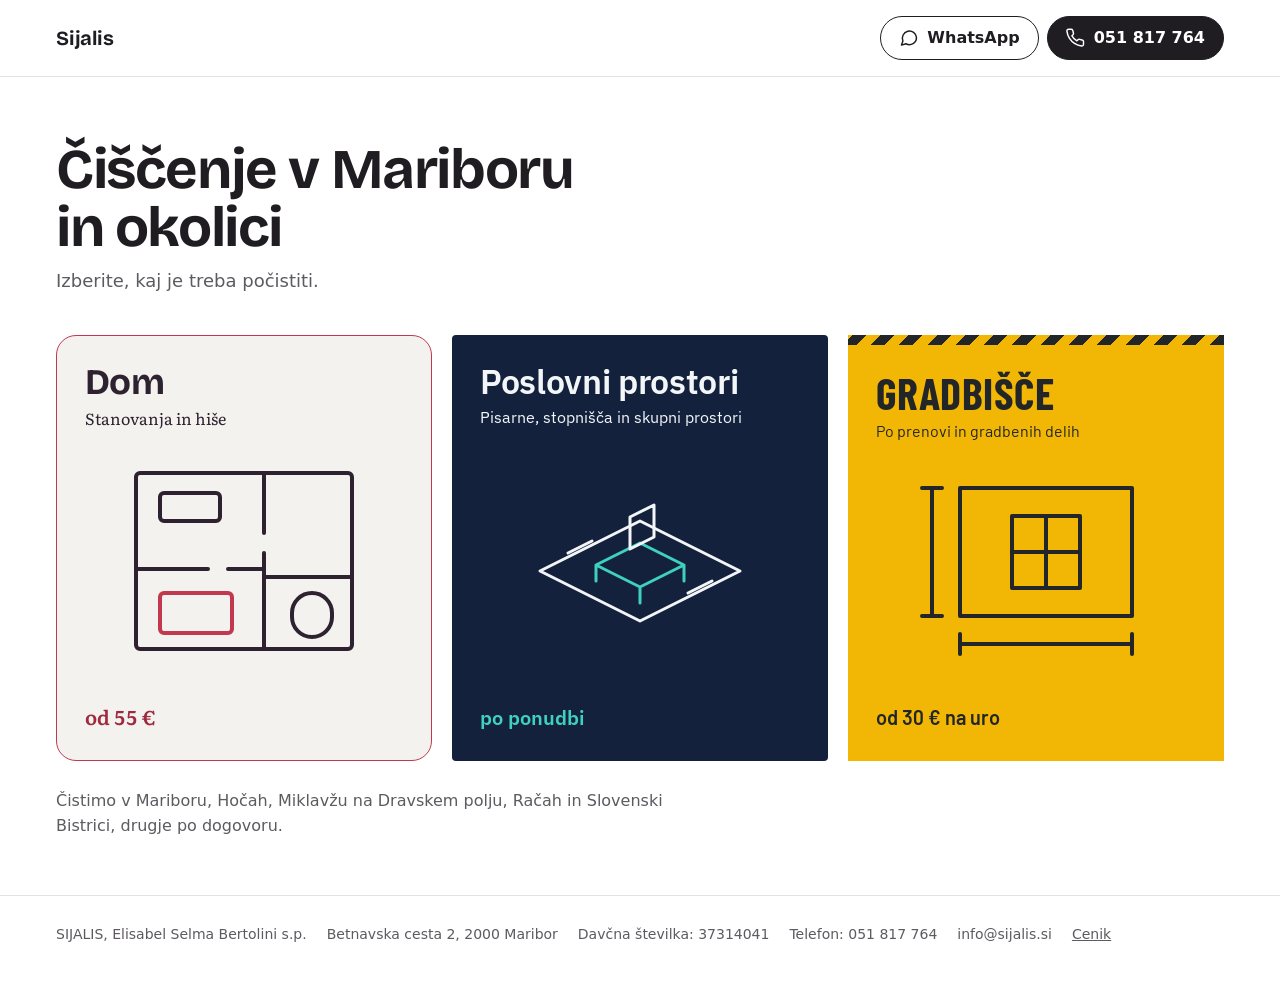
<file: index.html>
<!doctype html>
<html lang="sl">
<head>
<meta charset="utf-8">
<meta name="viewport" content="width=device-width, initial-scale=1, viewport-fit=cover">
<title>Čiščenje v Mariboru in okolici | Sijalis</title>
<meta name="description" content="Čiščenje stanovanj in hiš, poslovnih prostorov in prostorov po gradbenih delih v Mariboru in okolici. Pokličite 051 817 764 ali pišite na WhatsApp.">
<link rel="canonical" href="https://sijalis.si/">
<meta name="theme-color" content="#ffffff">
<meta property="og:title" content="Čiščenje v Mariboru in okolici | Sijalis">
<meta property="og:description" content="Dom, poslovni prostori ali gradbišče: izberite, kaj je treba počistiti.">
<meta property="og:site_name" content="Sijalis">
<meta property="og:type" content="website">
<meta property="og:locale" content="sl_SI">
<meta property="og:url" content="https://sijalis.si/">
<meta property="og:image" content="https://sijalis.si/deljenje/sijalis-vstop.png">
<meta property="og:image:width" content="1200">
<meta property="og:image:height" content="630">
<meta property="og:image:alt" content="Napis Sijalis in trije gumbi: dom, poslovni prostori, gradbišče">
<meta name="twitter:card" content="summary_large_image">
<link rel="icon" href="favicon.ico">
<link rel="stylesheet" href="fonts.css">
<link rel="stylesheet" href="vstop.css">
<script type="application/ld+json">
{
 "@context": "https://schema.org",
 "@graph": [
  {
   "@type": "HomeAndConstructionBusiness",
   "@id": "https://sijalis.si/#podjetje",
   "name": "Sijalis",
   "telephone": "+386 51 817 764",
   "url": "https://sijalis.si/",
   "legalName": "SIJALIS, Elisabel Selma Bertolini s.p.",
   "taxID": "37314041",
   "address": {
    "@type": "PostalAddress",
    "streetAddress": "Betnavska cesta 2",
    "postalCode": "2000",
    "addressLocality": "Maribor",
    "addressCountry": "SI"
   },
   "areaServed": ["Maribor", "Hoče", "Miklavž na Dravskem polju", "Rače", "Slovenska Bistrica"]
  },
  {
   "@type": "Service",
   "name": "Čiščenje stanovanj in hiš",
   "url": "https://sijalis.si/dom/",
   "provider": {"@id": "https://sijalis.si/#podjetje"},
   "areaServed": ["Maribor", "Hoče", "Miklavž na Dravskem polju", "Rače", "Slovenska Bistrica"],
   "offers": {"@type": "Offer", "priceSpecification": {"@type": "PriceSpecification", "minPrice": 55, "priceCurrency": "EUR"}}
  },
  {
   "@type": "Service",
   "name": "Čiščenje poslovnih prostorov",
   "url": "https://sijalis.si/poslovni-prostori/",
   "provider": {"@id": "https://sijalis.si/#podjetje"},
   "areaServed": ["Maribor", "Hoče", "Miklavž na Dravskem polju", "Rače", "Slovenska Bistrica"]
  },
  {
   "@type": "Service",
   "name": "Čiščenje po prenovi in gradbenih delih",
   "url": "https://sijalis.si/gradbisce/",
   "provider": {"@id": "https://sijalis.si/#podjetje"},
   "areaServed": ["Maribor", "Hoče", "Miklavž na Dravskem polju", "Rače", "Slovenska Bistrica"],
   "offers": {"@type": "Offer", "priceSpecification": {"@type": "UnitPriceSpecification", "minPrice": 30, "priceCurrency": "EUR", "unitText": "ura"}}
  }
 ]
}
</script>
</head>
<body>
<a class="preskok" href="#main">Na vsebino</a>

<header class="glava">
  <a class="znak" href="./">Sijalis</a>
  <a class="krog" href="https://wa.me/38651817764" aria-label="Pišite Sijalis na WhatsApp"><svg class="gik" viewBox="0 0 24 24" aria-hidden="true" focusable="false"><path d="M21 11.5a8.5 8.5 0 0 1-12.6 7.4L3 20.5l1.7-5A8.5 8.5 0 1 1 21 11.5z"/></svg><span>WhatsApp</span></a>
  <a class="krog polni" href="tel:+38651817764" aria-label="Pokličite Sijalis na 051 817 764"><svg class="gik" viewBox="0 0 24 24" aria-hidden="true" focusable="false"><path d="M21 16.4v3.1a2 2 0 0 1-2.2 2 19.6 19.6 0 0 1-8.6-3.1 19.3 19.3 0 0 1-6-6A19.6 19.6 0 0 1 1.1 3.7 2 2 0 0 1 3.1 1.5h3.1a2 2 0 0 1 2 1.7c.1 1 .4 1.9.7 2.8a2 2 0 0 1-.5 2.1L7.1 9.4a16 16 0 0 0 6 6l1.3-1.3a2 2 0 0 1 2.1-.5c.9.3 1.8.6 2.8.7a2 2 0 0 1 1.7 2z"/></svg><span>051&nbsp;817&nbsp;764</span></a>
</header>

<main id="main">
  <h1>Čiščenje v&nbsp;Mariboru in okolici</h1>
  <p class="pod-h1">Izberite, kaj je treba počistiti.</p>

  <nav class="izbire" aria-label="Za koga čistimo">
    <a class="izbira dom" href="dom/">
      <h2>Dom</h2>
      <p class="opis">Stanovanja in hiše</p>
      <p class="cena">od 55&nbsp;€</p>
      <svg class="risba" viewBox="0 0 120 100" aria-hidden="true" focusable="false">
        <rect x="6" y="6" width="108" height="88" rx="2"/>
        <path d="M70 6v30M70 46v48M6 54h36M52 54h18M70 58h44"/>
        <rect class="m" x="18" y="66" width="36" height="20" rx="2"/>
        <rect x="84" y="66" width="20" height="22" rx="10"/>
        <rect x="18" y="16" width="30" height="14" rx="2"/>
      </svg>
    </a>
    <a class="izbira posel" href="poslovni-prostori/">
      <h2>Poslovni prostori</h2>
      <p class="opis">Pisarne, stopnišča in skupni prostori</p>
      <p class="cena">po ponudbi</p>
      <svg class="risba" viewBox="0 0 120 100" aria-hidden="true" focusable="false">
        <path d="M60 30l50 25-50 25-50-25z"/>
        <path class="m" d="M38 52l22-11 22 11-22 11zM38 52v8M82 52v8M60 63v8"/>
        <path d="M55 44V28l12-6v16z"/>
        <path d="M24 46l12-6M84 66l12-6"/>
      </svg>
    </a>
    <a class="izbira gradnja" href="gradbisce/">
      <h2>Gradbišče</h2>
      <p class="opis">Po prenovi in gradbenih delih</p>
      <p class="cena">od 30&nbsp;€ na uro</p>
      <svg class="risba" viewBox="0 0 120 100" aria-hidden="true" focusable="false">
        <rect x="22" y="10" width="86" height="64"/>
        <rect x="48" y="24" width="34" height="36"/>
        <path d="M65 24v36M48 42h34"/>
        <path d="M22 88h86M22 83v10M108 83v10M8 10v64M3 10h10M3 74h10"/>
      </svg>
    </a>
  </nav>

  <p class="obmocje">Čistimo v&nbsp;Mariboru, Hočah, Miklavžu na Dravskem polju, Račah in Slovenski Bistrici, drugje po dogovoru.</p>
</main>

<footer class="noga" id="noga">
  <ul>
    <li>SIJALIS, Elisabel Selma Bertolini s.p.</li><li>Betnavska cesta 2, 2000 Maribor</li><li>Davčna številka: 37314041</li>
    <li>Telefon: 051&nbsp;817&nbsp;764</li><li>info@sijalis.si</li><li><a href="cenik/">Cenik</a></li>
  </ul>
</footer>
</body>
</html>
</file>
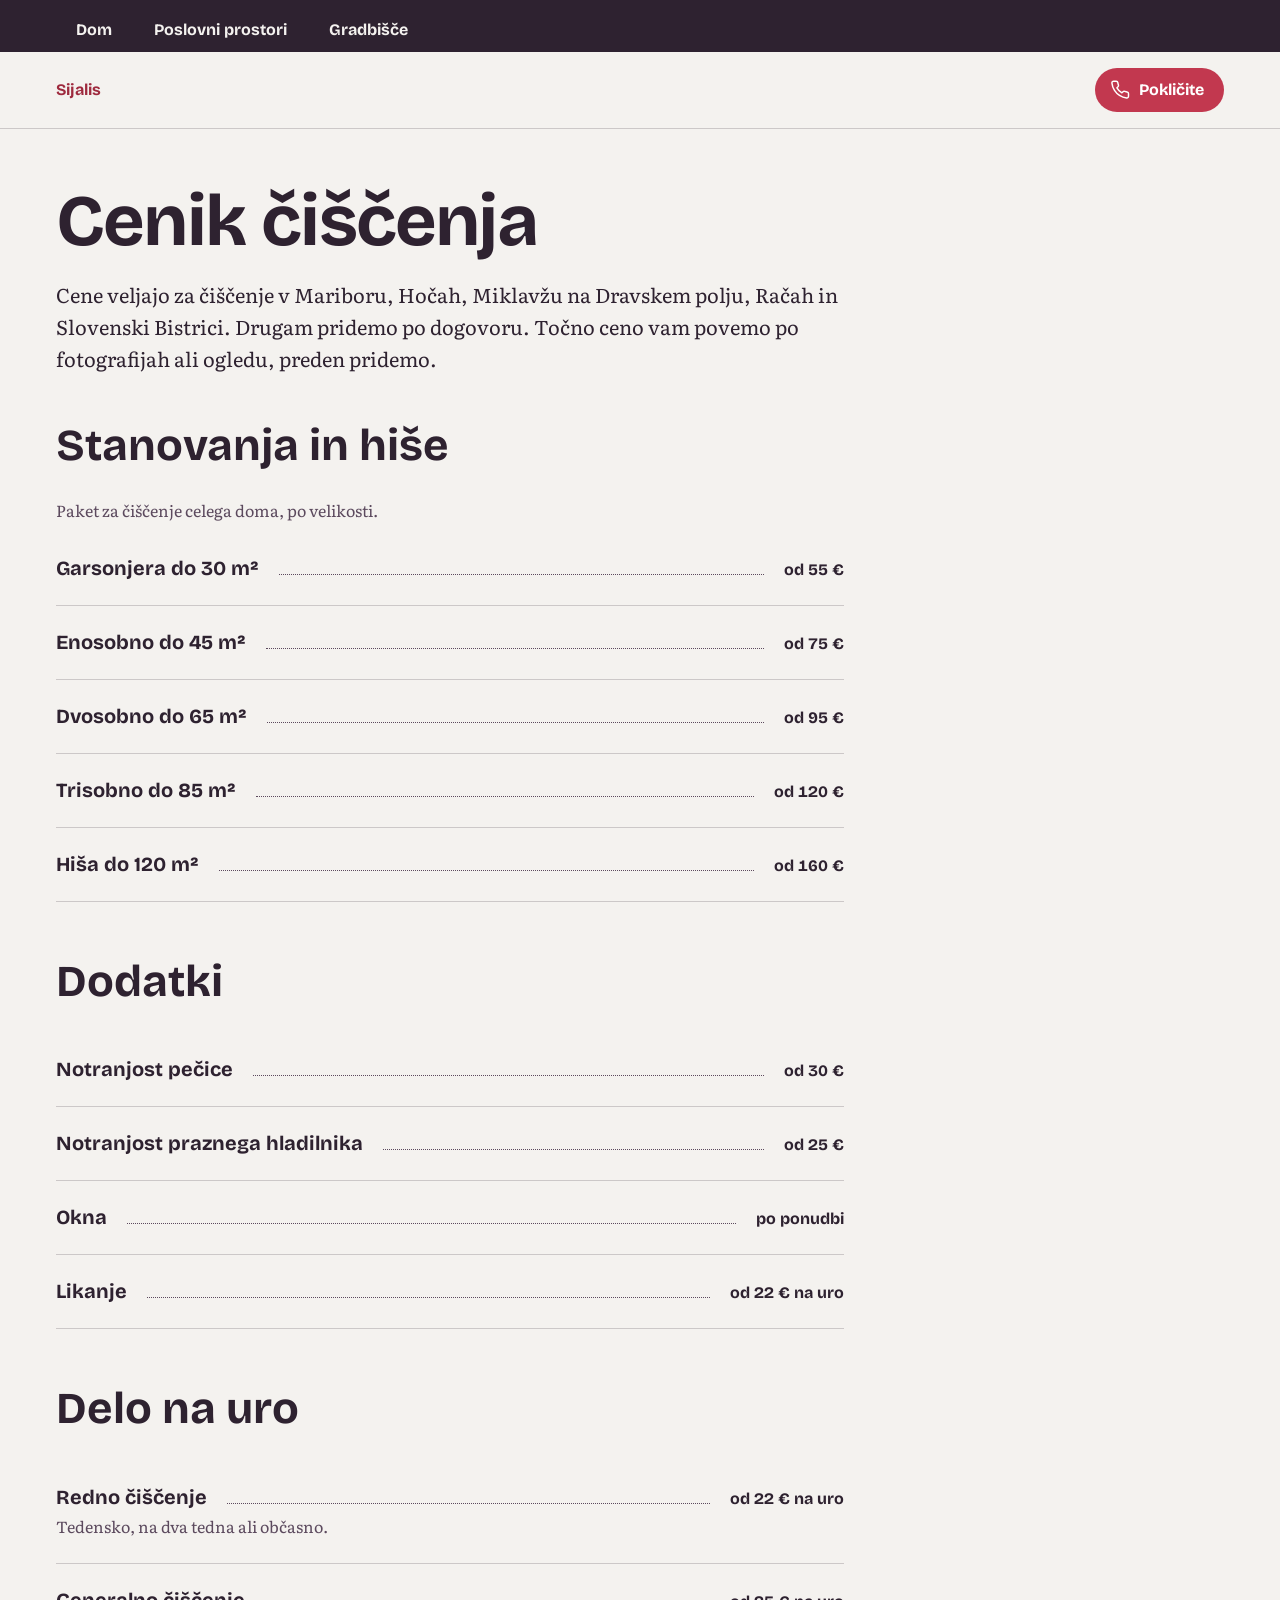
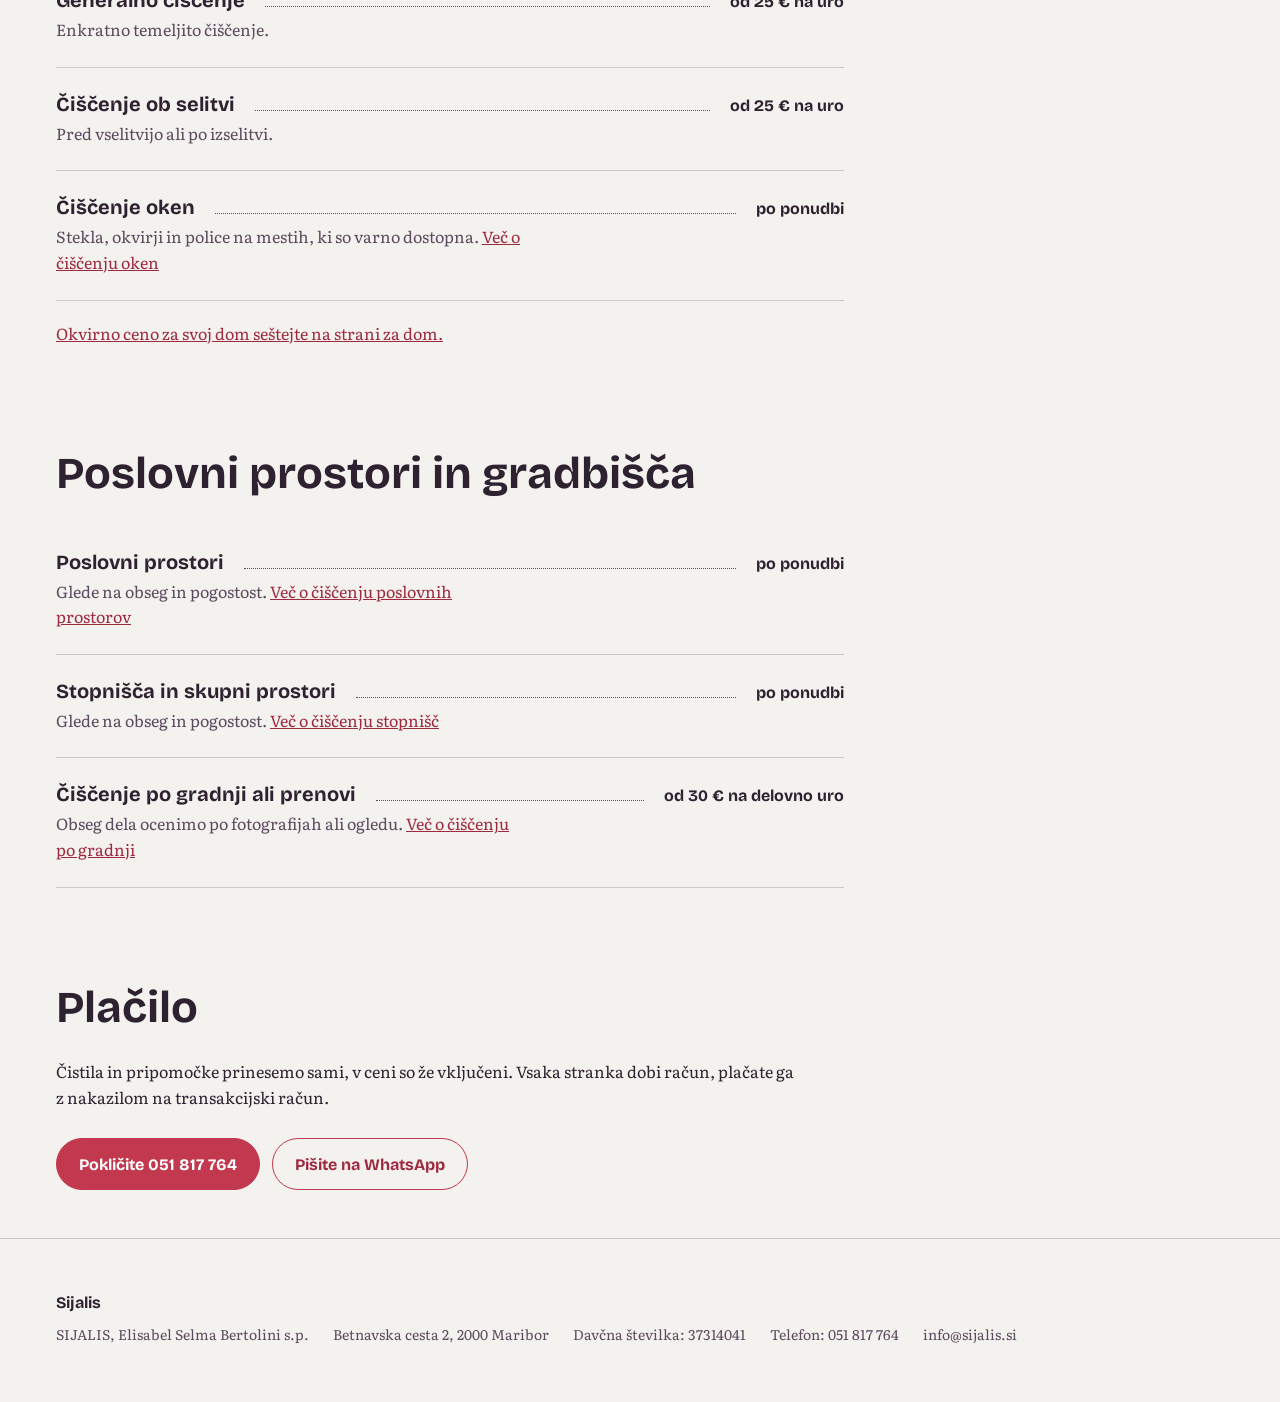
<file: cenik/index.html>
<!doctype html>
<html lang="sl">
<head>
<meta charset="utf-8">
<meta name="viewport" content="width=device-width, initial-scale=1, viewport-fit=cover">
<title>Cenik čiščenja v Mariboru | Sijalis</title>
<meta name="description" content="Cene čiščenja stanovanj, hiš, poslovnih prostorov in prostorov po prenovi v Mariboru in okolici. Paketi od 55 €, delo na uro od 22 €.">
<link rel="canonical" href="https://sijalis.si/cenik/">
<meta name="theme-color" content="#f4f2ef">
<meta property="og:title" content="Cenik čiščenja v Mariboru | Sijalis">
<meta property="og:description" content="Vse cene Sijalisa na eni strani: paketi za stanovanja in hiše, dodatki, delo na uro, poslovni prostori in gradbišča.">
<meta property="og:type" content="website">
<meta property="og:locale" content="sl_SI">
<meta property="og:url" content="https://sijalis.si/cenik/">
<meta property="og:image" content="https://sijalis.si/deljenje/sijalis-dom.png">
<meta property="og:image:width" content="1200">
<meta property="og:image:height" content="630">
<meta property="og:image:alt" content="Tloris stanovanja na listu načrta in napis Sijalis, čiščenje stanovanj v Mariboru">
<meta name="twitter:card" content="summary_large_image">
<link rel="icon" href="../favicon.ico">
<link rel="stylesheet" href="../fonts.css">
<link rel="stylesheet" href="../dom/style.css">
<link rel="stylesheet" href="style.css">
<script type="application/ld+json">
{
 "@context": "https://schema.org",
 "@graph": [
  {
   "@type": "WebPage",
   "@id": "https://sijalis.si/cenik/",
   "url": "https://sijalis.si/cenik/",
   "name": "Cenik čiščenja v Mariboru",
   "about": {
    "@id": "https://sijalis.si/#podjetje"
   }
  },
  {
   "@type": "BreadcrumbList",
   "itemListElement": [
    {
     "@type": "ListItem",
     "position": 1,
     "name": "Sijalis",
     "item": "https://sijalis.si/"
    },
    {
     "@type": "ListItem",
     "position": 2,
     "name": "Cenik",
     "item": "https://sijalis.si/cenik/"
    }
   ]
  }
 ]
}
</script>
</head>
<body>
<a class="preskok" href="#main">Na vsebino</a>

<nav class="preklop" aria-label="Za koga čistimo">
  <a href="../dom/">Dom</a>
  <a href="../poslovni-prostori/">Poslovni prostori</a>
  <a href="../gradbisce/">Gradbišče</a>
</nav>

<header class="glava">
  <a class="znak" href="../">Sijalis</a>
  <a class="klic" href="tel:+38651817764" aria-label="Pokličite Sijalis na 051 817 764"><svg class="gik" viewBox="0 0 24 24" aria-hidden="true" focusable="false"><path d="M21 16.4v3.1a2 2 0 0 1-2.2 2 19.6 19.6 0 0 1-8.6-3.1 19.3 19.3 0 0 1-6-6A19.6 19.6 0 0 1 1.1 3.7 2 2 0 0 1 3.1 1.5h3.1a2 2 0 0 1 2 1.7c.1 1 .4 1.9.7 2.8a2 2 0 0 1-.5 2.1L7.1 9.4a16 16 0 0 0 6 6l1.3-1.3a2 2 0 0 1 2.1-.5c.9.3 1.8.6 2.8.7a2 2 0 0 1 1.7 2z"/></svg><span class="klic-besedilo">Pokličite</span></a>
</header>

<main id="main" class="cenik-stran">
  <section class="blok">
    <h1>Cenik čiščenja</h1>
    <p class="uvod">Cene veljajo za čiščenje v&nbsp;Mariboru, Hočah, Miklavžu na Dravskem polju, Račah in Slovenski Bistrici. Drugam pridemo po dogovoru. Točno ceno vam povemo po fotografijah ali ogledu, preden pridemo.</p>
  </section>

  <section class="blok" id="dom">
    <h2>Stanovanja in hiše</h2>
    <p class="pod">Paket za čiščenje celega doma, po velikosti.</p>
    <ul class="storitve-sez">
      <li><h3>Garsonjera do 30&nbsp;m²</h3><span class="vodilo" aria-hidden="true"></span><p class="od">od 55&nbsp;€</p></li>
      <li><h3>Enosobno do 45&nbsp;m²</h3><span class="vodilo" aria-hidden="true"></span><p class="od">od 75&nbsp;€</p></li>
      <li><h3>Dvosobno do 65&nbsp;m²</h3><span class="vodilo" aria-hidden="true"></span><p class="od">od 95&nbsp;€</p></li>
      <li><h3>Trisobno do 85&nbsp;m²</h3><span class="vodilo" aria-hidden="true"></span><p class="od">od 120&nbsp;€</p></li>
      <li><h3>Hiša do 120&nbsp;m²</h3><span class="vodilo" aria-hidden="true"></span><p class="od">od 160&nbsp;€</p></li>
    </ul>

    <h2 class="drugi">Dodatki</h2>
    <ul class="storitve-sez">
      <li><h3>Notranjost pečice</h3><span class="vodilo" aria-hidden="true"></span><p class="od">od 30&nbsp;€</p></li>
      <li><h3>Notranjost praznega hladilnika</h3><span class="vodilo" aria-hidden="true"></span><p class="od">od 25&nbsp;€</p></li>
      <li><h3>Okna</h3><span class="vodilo" aria-hidden="true"></span><p class="od">po ponudbi</p></li>
      <li><h3>Likanje</h3><span class="vodilo" aria-hidden="true"></span><p class="od">od 22&nbsp;€ na uro</p></li>
    </ul>

    <h2 class="drugi">Delo na uro</h2>
    <ul class="storitve-sez">
      <li><h3>Redno čiščenje</h3><span class="vodilo" aria-hidden="true"></span><p class="od">od 22&nbsp;€ na uro</p><p class="opis">Tedensko, na dva tedna ali občasno.</p></li>
      <li><h3>Generalno čiščenje</h3><span class="vodilo" aria-hidden="true"></span><p class="od">od 25&nbsp;€ na uro</p><p class="opis">Enkratno temeljito čiščenje.</p></li>
      <li><h3>Čiščenje ob selitvi</h3><span class="vodilo" aria-hidden="true"></span><p class="od">od 25&nbsp;€ na uro</p><p class="opis">Pred vselitvijo ali po izselitvi.</p></li>
      <li><h3>Čiščenje oken</h3><span class="vodilo" aria-hidden="true"></span><p class="od">po ponudbi</p><p class="opis">Stekla, okvirji in police na mestih, ki so varno dostopna. <a href="../ciscenje-oken/">Več o čiščenju oken</a></p></li>
    </ul>
    <p class="pod"><a href="../dom/#cenik">Okvirno ceno za svoj dom seštejte na strani za dom.</a></p>
  </section>

  <section class="blok" id="posel">
    <h2>Poslovni prostori in gradbišča</h2>
    <ul class="storitve-sez">
      <li><h3>Poslovni prostori</h3><span class="vodilo" aria-hidden="true"></span><p class="od">po ponudbi</p><p class="opis">Glede na obseg in pogostost. <a href="../poslovni-prostori/">Več o čiščenju poslovnih prostorov</a></p></li>
      <li><h3>Stopnišča in skupni prostori</h3><span class="vodilo" aria-hidden="true"></span><p class="od">po ponudbi</p><p class="opis">Glede na obseg in pogostost. <a href="../ciscenje-stopnisc/">Več o čiščenju stopnišč</a></p></li>
      <li><h3>Čiščenje po gradnji ali prenovi</h3><span class="vodilo" aria-hidden="true"></span><p class="od">od 30&nbsp;€ na delovno uro</p><p class="opis">Obseg dela ocenimo po fotografijah ali ogledu. <a href="../gradbisce/">Več o čiščenju po gradnji</a></p></li>
    </ul>
  </section>

  <section class="blok" id="placilo">
    <h2>Plačilo</h2>
    <p>Čistila in pripomočke prinesemo sami, v&nbsp;ceni so že vključeni. Vsaka stranka dobi račun, plačate ga z&nbsp;nakazilom na transakcijski račun.</p>
    <div class="gumbi">
      <a class="gumb polni" href="tel:+38651817764" aria-label="Pokličite Sijalis na 051 817 764">Pokličite 051&nbsp;817&nbsp;764</a>
      <a class="gumb obrobni wa" href="https://wa.me/38651817764" aria-label="Pišite Sijalis na WhatsApp">Pišite na WhatsApp</a>
    </div>
  </section>
</main>

<footer class="noga" id="noga">
  <p class="znak">Sijalis</p>
  <ul class="podatki">
    <li>SIJALIS, Elisabel Selma Bertolini s.p.</li><li>Betnavska cesta 2, 2000 Maribor</li><li>Davčna številka: 37314041</li>
    <li>Telefon: 051&nbsp;817&nbsp;764</li><li>info@sijalis.si</li>
  </ul>
</footer>
</body>
</html>
</file>
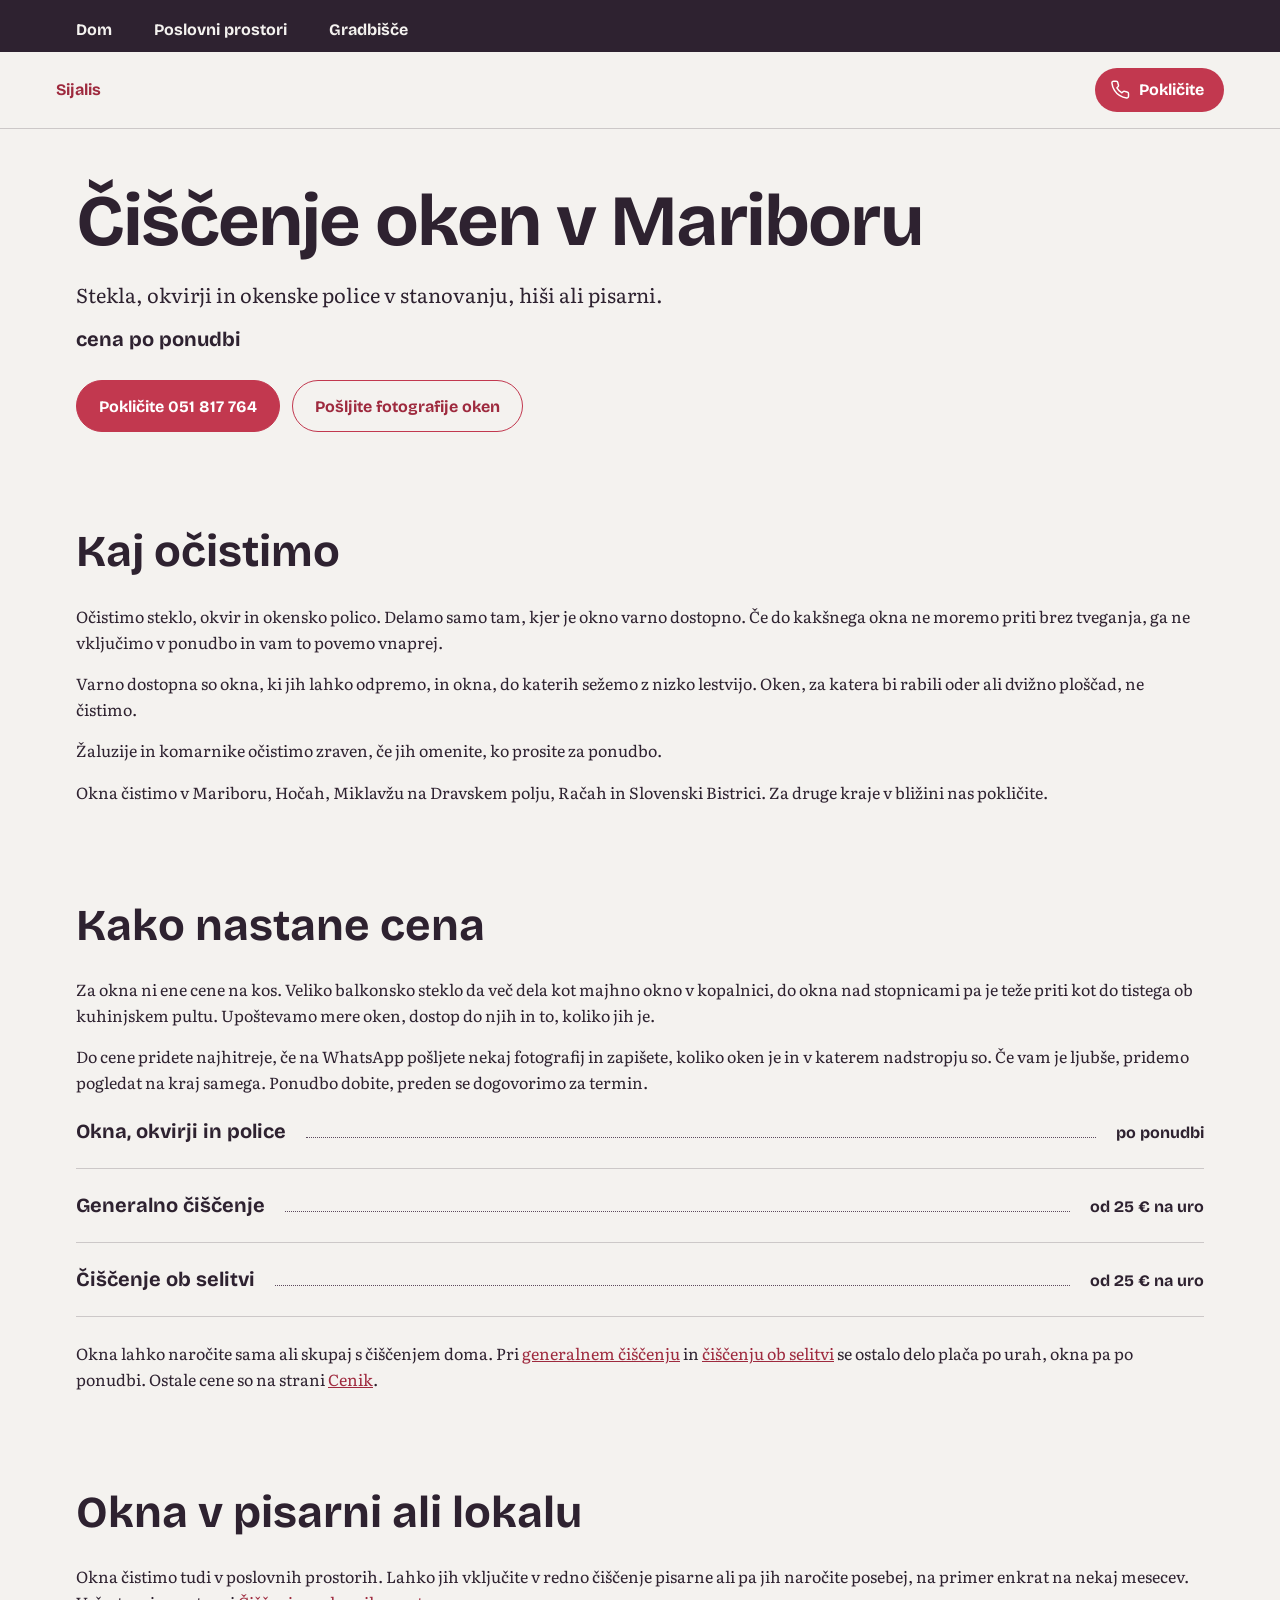
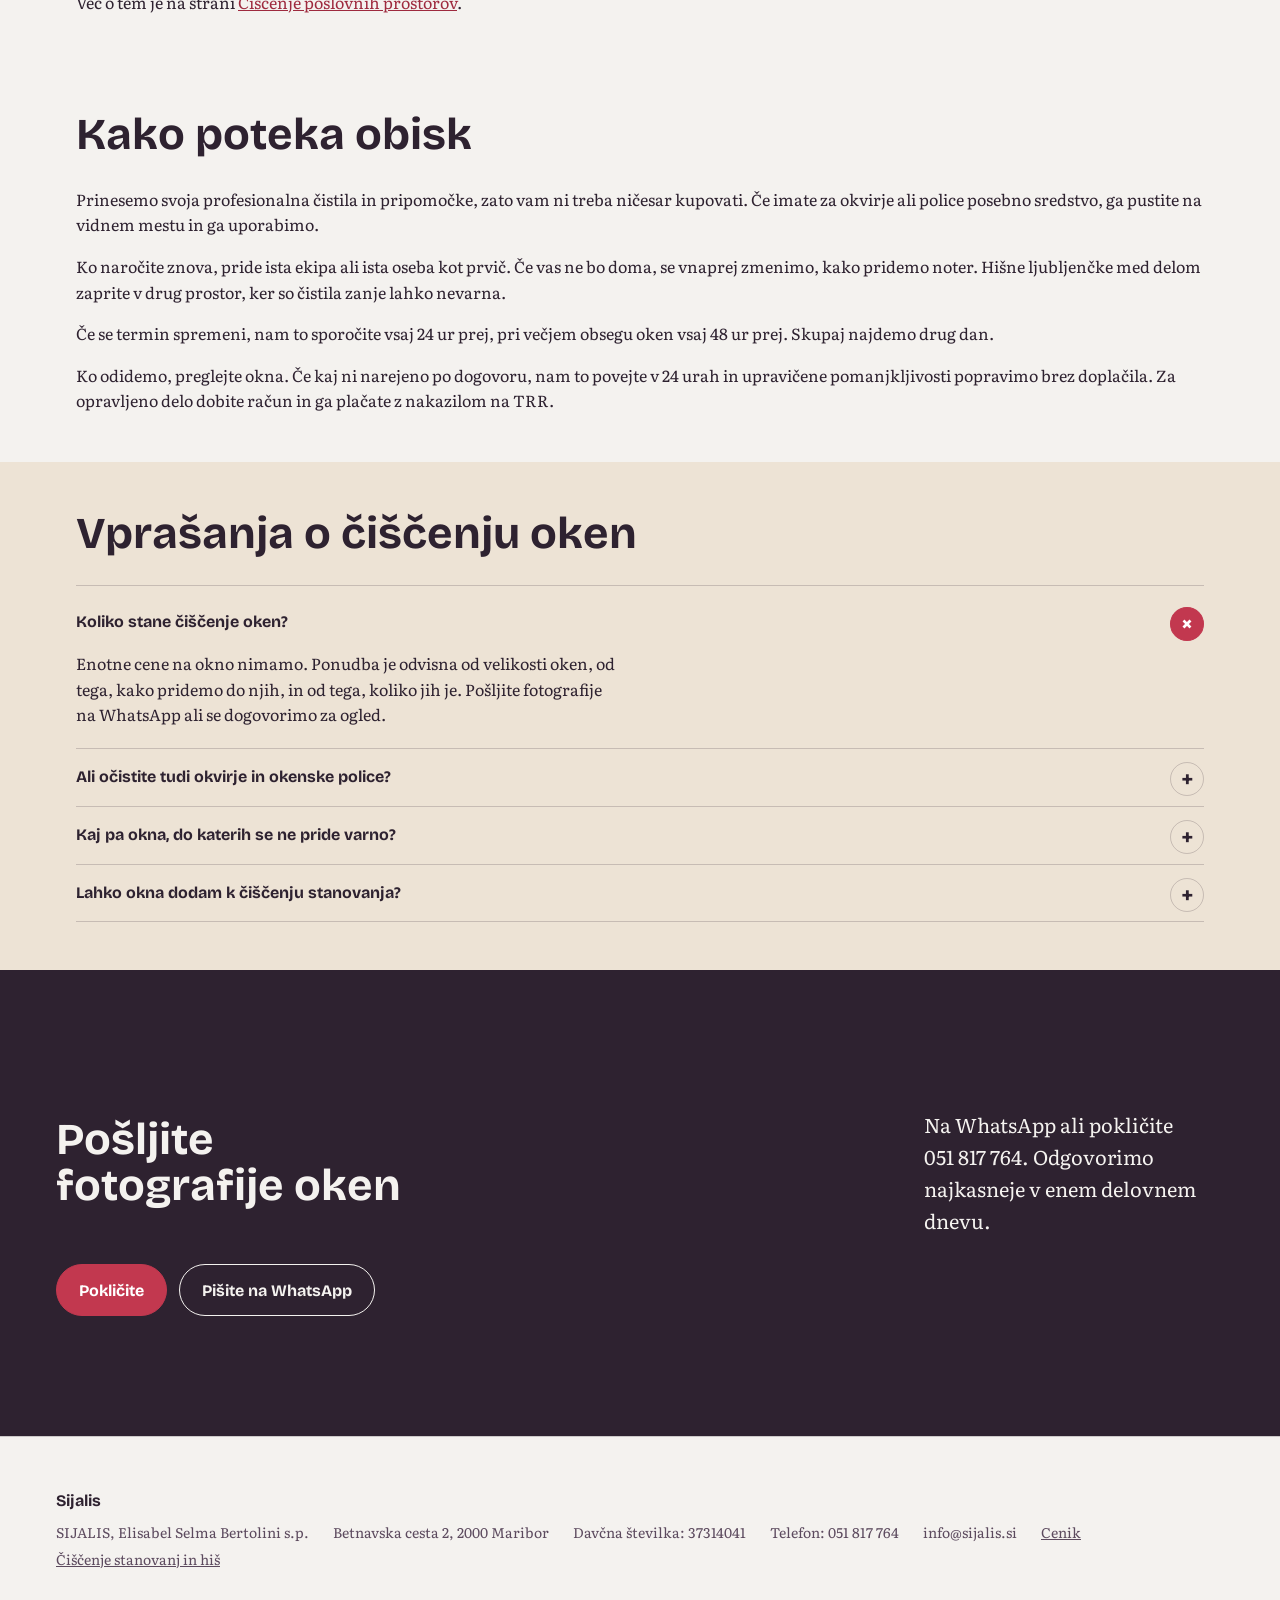
<file: ciscenje-oken/index.html>
<!doctype html>
<html lang="sl">
<head>
<meta charset="utf-8">
<meta name="viewport" content="width=device-width, initial-scale=1, viewport-fit=cover">
<title>Čiščenje oken v Mariboru | Sijalis</title>
<meta name="description" content="Čiščenje oken, okvirjev in okenskih polic v Mariboru in okolici. Ceno pripravimo po fotografijah ali ogledu, glede na mere, dostop in število oken.">
<link rel="canonical" href="https://sijalis.si/ciscenje-oken/">
<meta name="theme-color" content="#f4f2ef">
<meta property="og:title" content="Čiščenje oken v Mariboru | Sijalis">
<meta property="og:description" content="Stekla, okvirji in okenske police na varno dostopnih mestih. Cena po ponudbi, glede na mere, dostop in obseg.">
<meta property="og:type" content="website">
<meta property="og:locale" content="sl_SI">
<meta property="og:url" content="https://sijalis.si/ciscenje-oken/">
<meta property="og:image" content="https://sijalis.si/deljenje/sijalis-dom.png">
<meta property="og:image:width" content="1200">
<meta property="og:image:height" content="630">
<meta property="og:image:alt" content="Tloris stanovanja na listu načrta in napis Sijalis, čiščenje stanovanj v Mariboru">
<meta name="twitter:card" content="summary_large_image">
<link rel="icon" href="../favicon.ico">
<link rel="stylesheet" href="../fonts.css">
<link rel="stylesheet" href="../dom/style.css">
<link rel="stylesheet" href="../generalno-ciscenje/style.css">
<script type="application/ld+json">
{
 "@context": "https://schema.org",
 "@graph": [
  {
   "@type": "Service",
   "serviceType": "Čiščenje oken",
   "name": "Čiščenje oken",
   "description": "Stekla, okvirji in okenske police na varno dostopnih mestih. Cena po ponudbi glede na dimenzije, dostopnost in obseg.",
   "url": "https://sijalis.si/ciscenje-oken/",
   "provider": {"@id": "https://sijalis.si/#podjetje"},
   "areaServed": ["Maribor", "Hoče", "Miklavž na Dravskem polju", "Rače", "Slovenska Bistrica"]
  },
  {
   "@type": "FAQPage",
   "mainEntity": [
    {
     "@type": "Question",
     "name": "Koliko stane čiščenje oken?",
     "acceptedAnswer": {"@type": "Answer", "text": "Enotne cene na okno nimamo. Ponudba je odvisna od velikosti oken, od tega, kako pridemo do njih, in od tega, koliko jih je. Pošljite fotografije na WhatsApp ali se dogovorimo za ogled."}
    },
    {
     "@type": "Question",
     "name": "Ali očistite tudi okvirje in okenske police?",
     "acceptedAnswer": {"@type": "Answer", "text": "Da. Steklo, okvir in polico očistimo v istem obisku, povsod, kjer je okno varno dostopno."}
    },
    {
     "@type": "Question",
     "name": "Kaj pa okna, do katerih se ne pride varno?",
     "acceptedAnswer": {"@type": "Answer", "text": "Teh ne čistimo. Po fotografijah ali na ogledu vam povemo, katera okna lahko očistimo, in samo ta pridejo v ponudbo."}
    },
    {
     "@type": "Question",
     "name": "Lahko okna dodam k čiščenju stanovanja?",
     "acceptedAnswer": {"@type": "Answer", "text": "Da, k rednemu ali generalnemu čiščenju in k čiščenju ob selitvi. Za okna dobite posebno ponudbo, ostalo delo plačate po paketu ali po urah."}
    }
   ]
  },
  {
   "@type": "BreadcrumbList",
   "itemListElement": [
    {"@type": "ListItem", "position": 1, "name": "Sijalis", "item": "https://sijalis.si/"},
    {"@type": "ListItem", "position": 2, "name": "Dom", "item": "https://sijalis.si/dom/"},
    {"@type": "ListItem", "position": 3, "name": "Čiščenje oken", "item": "https://sijalis.si/ciscenje-oken/"}
   ]
  }
 ]
}
</script>
</head>
<body>
<a class="preskok" href="#main">Na vsebino</a>

<nav class="preklop" aria-label="Za koga čistimo">
  <a href="../dom/">Dom</a>
  <a href="../poslovni-prostori/">Poslovni prostori</a>
  <a href="../gradbisce/">Gradbišče</a>
</nav>

<header class="glava">
  <a class="znak" href="../">Sijalis</a>
  <a class="klic" href="tel:+38651817764" aria-label="Pokličite Sijalis na 051 817 764"><svg class="gik" viewBox="0 0 24 24" aria-hidden="true" focusable="false"><path d="M21 16.4v3.1a2 2 0 0 1-2.2 2 19.6 19.6 0 0 1-8.6-3.1 19.3 19.3 0 0 1-6-6A19.6 19.6 0 0 1 1.1 3.7 2 2 0 0 1 3.1 1.5h3.1a2 2 0 0 1 2 1.7c.1 1 .4 1.9.7 2.8a2 2 0 0 1-.5 2.1L7.1 9.4a16 16 0 0 0 6 6l1.3-1.3a2 2 0 0 1 2.1-.5c.9.3 1.8.6 2.8.7a2 2 0 0 1 1.7 2z"/></svg><span class="klic-besedilo">Pokličite</span></a>
</header>

<main id="main" class="storitev-stran">
  <section class="blok">
    <h1>Čiščenje oken v&nbsp;Mariboru</h1>
    <p class="uvod">Stekla, okvirji in okenske police v&nbsp;stanovanju, hiši ali pisarni.</p>
    <p class="cena">cena po ponudbi</p>
    <div class="gumbi">
      <a class="gumb polni" href="tel:+38651817764" aria-label="Pokličite Sijalis na 051 817 764">Pokličite 051&nbsp;817&nbsp;764</a>
      <a class="gumb obrobni wa" href="https://wa.me/38651817764" aria-label="Pišite Sijalis na WhatsApp">Pošljite fotografije oken</a>
    </div>
  </section>

  <section class="blok besedilo">
    <h2>Kaj očistimo</h2>
    <p>Očistimo steklo, okvir in okensko polico. Delamo samo tam, kjer je okno varno dostopno. Če do kakšnega okna ne moremo priti brez tveganja, ga ne vključimo v&nbsp;ponudbo in vam to povemo vnaprej.</p>
    <p>Varno dostopna so okna, ki jih lahko odpremo, in okna, do katerih sežemo z&nbsp;nizko lestvijo. Oken, za katera bi rabili oder ali dvižno ploščad, ne čistimo.</p>
    <p>Žaluzije in komarnike očistimo zraven, če jih omenite, ko prosite za ponudbo.</p>
    <p>Okna čistimo v&nbsp;Mariboru, Hočah, Miklavžu na Dravskem polju, Račah in Slovenski Bistrici. Za druge kraje v&nbsp;bližini nas pokličite.</p>
  </section>

  <section class="blok besedilo" id="cena">
    <h2>Kako nastane cena</h2>
    <p>Za okna ni ene cene na kos. Veliko balkonsko steklo da več dela kot majhno okno v&nbsp;kopalnici, do okna nad stopnicami pa je teže priti kot do tistega ob kuhinjskem pultu. Upoštevamo mere oken, dostop do njih in to, koliko jih je.</p>
    <p>Do cene pridete najhitreje, če na WhatsApp pošljete nekaj fotografij in zapišete, koliko oken je in v&nbsp;katerem nadstropju so. Če vam je ljubše, pridemo pogledat na kraj samega. Ponudbo dobite, preden se dogovorimo za termin.</p>
    <ul class="storitve-sez">
      <li><h3>Okna, okvirji in police</h3><span class="vodilo" aria-hidden="true"></span><p class="od">po ponudbi</p></li>
      <li><h3>Generalno čiščenje</h3><span class="vodilo" aria-hidden="true"></span><p class="od">od 25&nbsp;€ na uro</p></li>
      <li><h3>Čiščenje ob selitvi</h3><span class="vodilo" aria-hidden="true"></span><p class="od">od 25&nbsp;€ na uro</p></li>
    </ul>
    <p>Okna lahko naročite sama ali skupaj s&nbsp;čiščenjem doma. Pri <a href="../generalno-ciscenje/">generalnem čiščenju</a> in <a href="../ciscenje-po-selitvi/">čiščenju ob selitvi</a> se ostalo delo plača po urah, okna pa po ponudbi. Ostale cene so na strani <a href="../cenik/">Cenik</a>.</p>
  </section>

  <section class="blok besedilo">
    <h2>Okna v&nbsp;pisarni ali lokalu</h2>
    <p>Okna čistimo tudi v&nbsp;poslovnih prostorih. Lahko jih vključite v&nbsp;redno čiščenje pisarne ali pa jih naročite posebej, na primer enkrat na nekaj mesecev. Več o&nbsp;tem je na strani <a href="../poslovni-prostori/">Čiščenje poslovnih prostorov</a>.</p>
  </section>

  <section class="blok besedilo">
    <h2>Kako poteka obisk</h2>
    <p>Prinesemo svoja profesionalna čistila in pripomočke, zato vam ni treba ničesar kupovati. Če imate za okvirje ali police posebno sredstvo, ga pustite na vidnem mestu in ga uporabimo.</p>
    <p>Ko naročite znova, pride ista ekipa ali ista oseba kot prvič. Če vas ne bo doma, se vnaprej zmenimo, kako pridemo noter. Hišne ljubljenčke med delom zaprite v&nbsp;drug prostor, ker so čistila zanje lahko nevarna.</p>
    <p>Če se termin spremeni, nam to sporočite vsaj 24 ur prej, pri večjem obsegu oken vsaj 48 ur prej. Skupaj najdemo drug dan.</p>
    <p>Ko odidemo, preglejte okna. Če kaj ni narejeno po dogovoru, nam to povejte v&nbsp;24 urah in upravičene pomanjkljivosti popravimo brez doplačila. Za opravljeno delo dobite račun in ga plačate z&nbsp;nakazilom na TRR.</p>
  </section>

  <section class="blok vprasanja" id="vprasanja">
    <h2>Vprašanja o&nbsp;čiščenju oken</h2>
    <div class="harmonika">
      <details open>
        <summary>Koliko stane čiščenje oken?</summary>
        <p>Enotne cene na okno nimamo. Ponudba je odvisna od velikosti oken, od tega, kako pridemo do njih, in od tega, koliko jih je. Pošljite fotografije na WhatsApp ali se dogovorimo za ogled.</p>
      </details>
      <details>
        <summary>Ali očistite tudi okvirje in okenske police?</summary>
        <p>Da. Steklo, okvir in polico očistimo v&nbsp;istem obisku, povsod, kjer je okno varno dostopno.</p>
      </details>
      <details>
        <summary>Kaj pa okna, do katerih se ne pride varno?</summary>
        <p>Teh ne čistimo. Po fotografijah ali na ogledu vam povemo, katera okna lahko očistimo, in samo ta pridejo v&nbsp;ponudbo.</p>
      </details>
      <details>
        <summary>Lahko okna dodam k&nbsp;čiščenju stanovanja?</summary>
        <p>Da, k&nbsp;rednemu ali generalnemu čiščenju in k&nbsp;čiščenju ob selitvi. Za okna dobite posebno ponudbo, ostalo delo plačate po paketu ali po urah.</p>
      </details>
    </div>
  </section>

  <section class="poziv" id="kontakt">
    <h2>Pošljite fotografije oken</h2>
    <p>Na WhatsApp ali pokličite 051&nbsp;817&nbsp;764. Odgovorimo najkasneje v&nbsp;enem delovnem dnevu.</p>
    <div class="gumbi">
      <a class="gumb polni" href="tel:+38651817764" aria-label="Pokličite Sijalis na 051 817 764">Pokličite</a>
      <a class="gumb obrobni-svetli wa" href="https://wa.me/38651817764" aria-label="Pišite Sijalis na WhatsApp">Pišite na WhatsApp</a>
    </div>
  </section>
</main>

<footer class="noga" id="noga">
  <p class="znak">Sijalis</p>
  <ul class="podatki">
    <li>SIJALIS, Elisabel Selma Bertolini s.p.</li><li>Betnavska cesta 2, 2000 Maribor</li><li>Davčna številka: 37314041</li>
    <li>Telefon: 051&nbsp;817&nbsp;764</li><li>info@sijalis.si</li><li><a href="../cenik/">Cenik</a></li><li><a href="../dom/">Čiščenje stanovanj in hiš</a></li>
  </ul>
</footer>
</body>
</html>
</file>
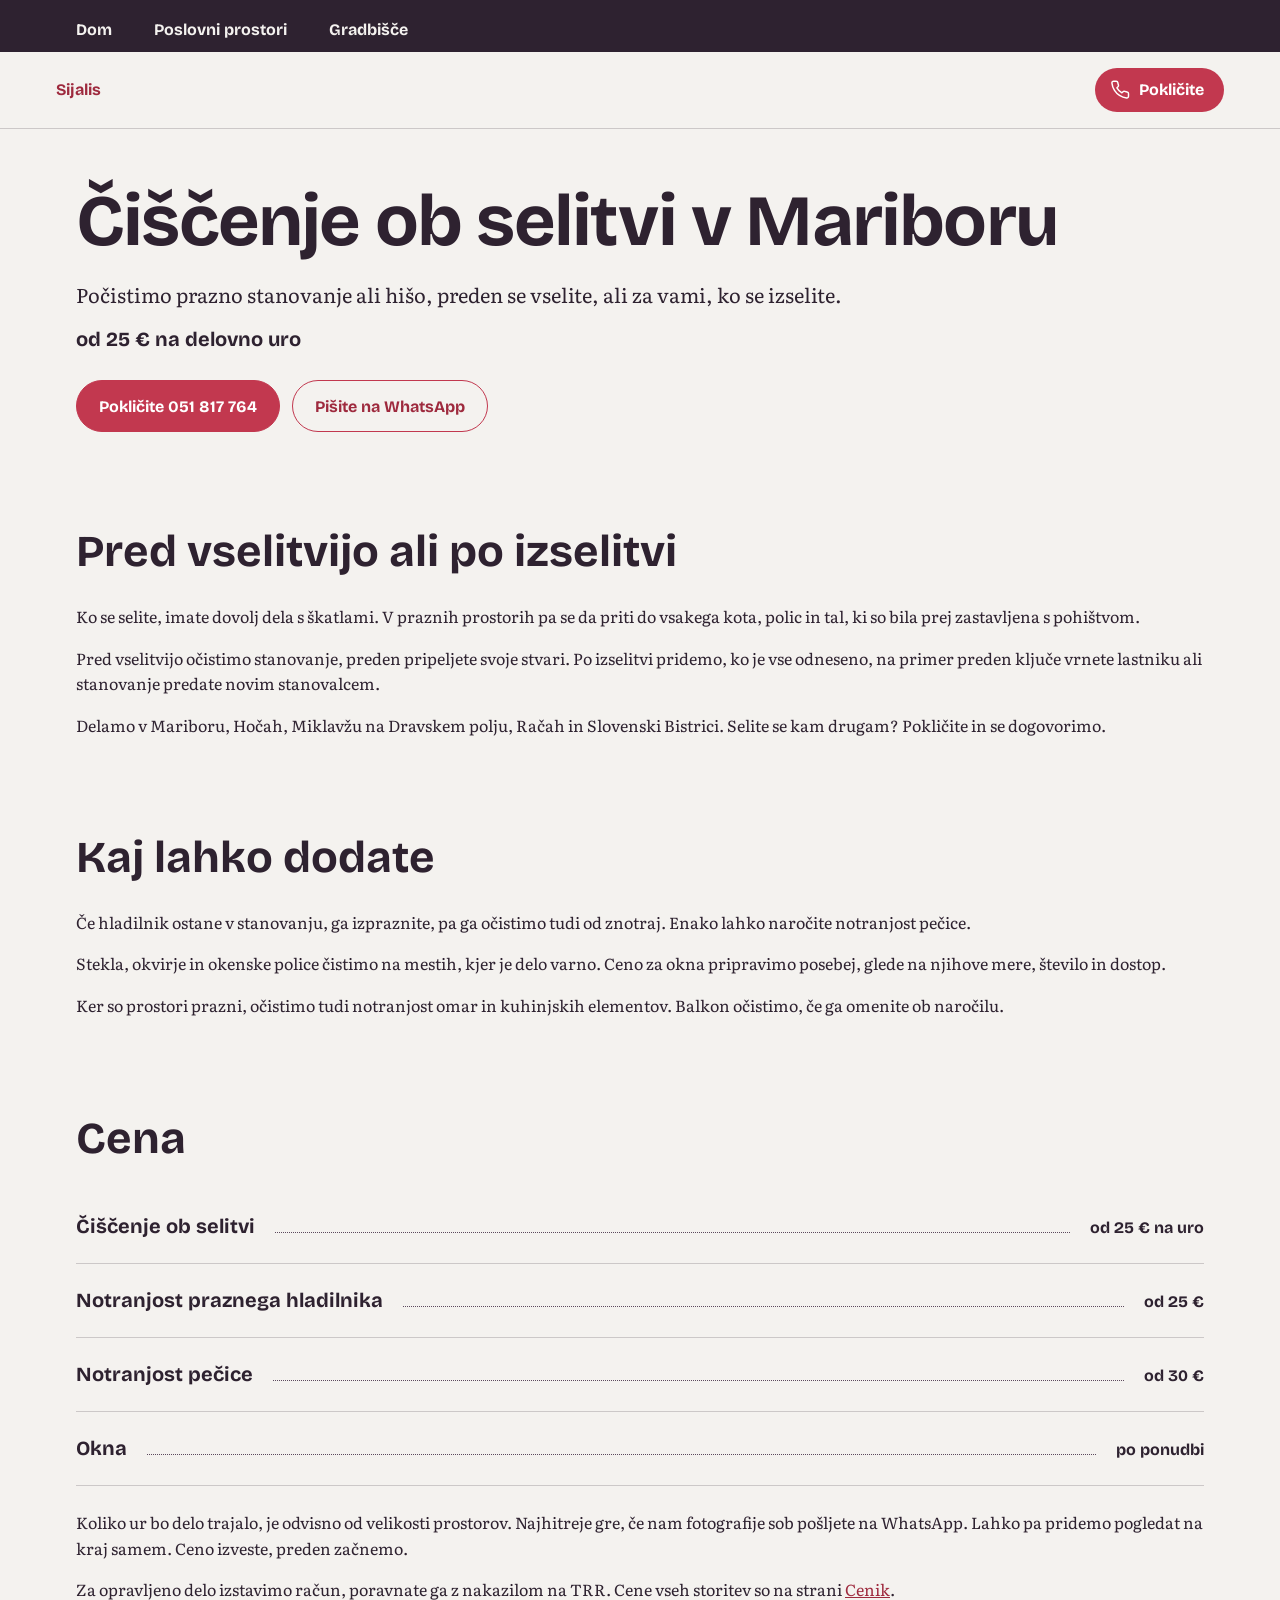
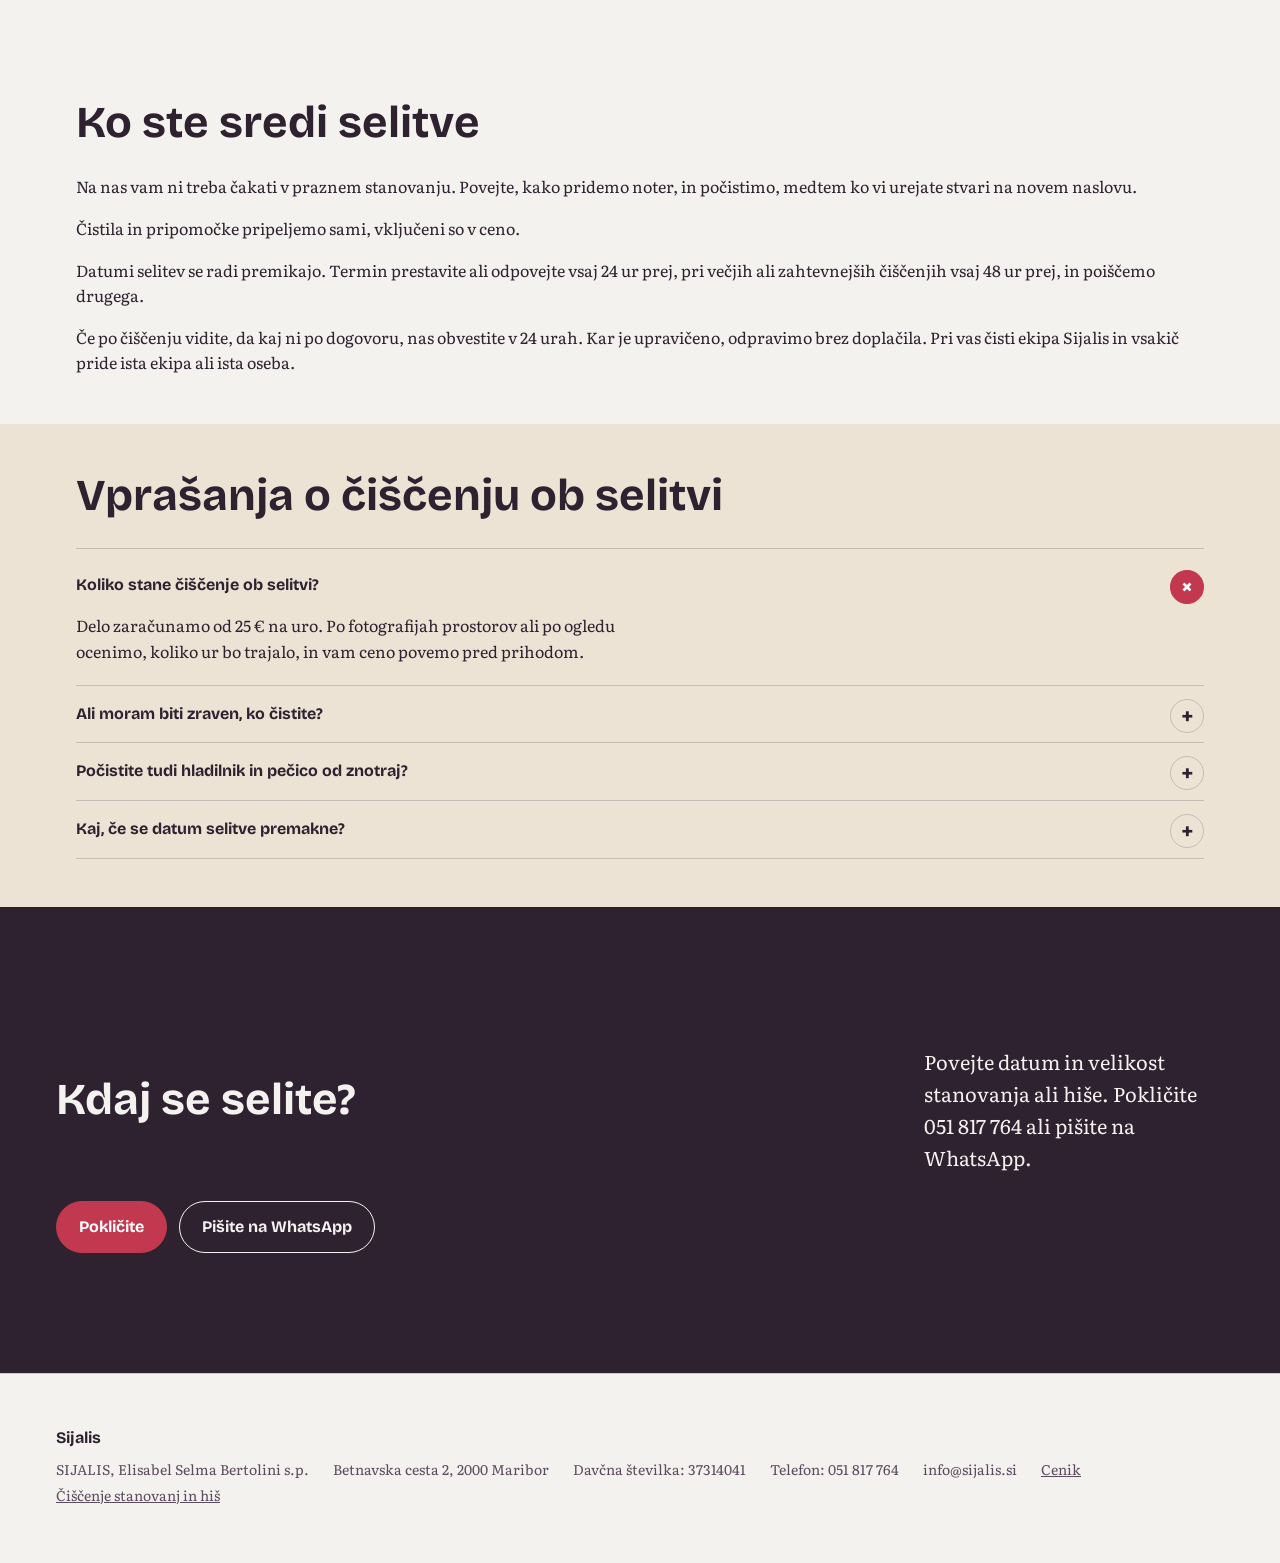
<file: ciscenje-po-selitvi/index.html>
<!doctype html>
<html lang="sl">
<head>
<meta charset="utf-8">
<meta name="viewport" content="width=device-width, initial-scale=1, viewport-fit=cover">
<title>Čiščenje po selitvi in pred vselitvijo v Mariboru | Sijalis</title>
<meta name="description" content="Čiščenje praznega stanovanja ali hiše pred vselitvijo ali po izselitvi v Mariboru in okolici. Od 25 € na delovno uro, račun za vsako delo.">
<link rel="canonical" href="https://sijalis.si/ciscenje-po-selitvi/">
<meta name="theme-color" content="#f4f2ef">
<meta property="og:title" content="Čiščenje po selitvi in pred vselitvijo v Mariboru | Sijalis">
<meta property="og:description" content="Počistimo prazno stanovanje ali hišo, preden se vselite ali ko se izselite. Od 25 € na delovno uro.">
<meta property="og:type" content="website">
<meta property="og:locale" content="sl_SI">
<meta property="og:url" content="https://sijalis.si/ciscenje-po-selitvi/">
<meta property="og:image" content="https://sijalis.si/deljenje/sijalis-dom.png">
<meta property="og:image:width" content="1200">
<meta property="og:image:height" content="630">
<meta property="og:image:alt" content="Tloris stanovanja na listu načrta in napis Sijalis, čiščenje stanovanj v Mariboru">
<meta name="twitter:card" content="summary_large_image">
<link rel="icon" href="../favicon.ico">
<link rel="stylesheet" href="../fonts.css">
<link rel="stylesheet" href="../dom/style.css">
<link rel="stylesheet" href="../generalno-ciscenje/style.css">
<script type="application/ld+json">
{
 "@context": "https://schema.org",
 "@graph": [
  {
   "@type": "Service",
   "serviceType": "Čiščenje ob selitvi",
   "name": "Čiščenje ob selitvi",
   "url": "https://sijalis.si/ciscenje-po-selitvi/",
   "provider": {"@id": "https://sijalis.si/#podjetje"},
   "areaServed": ["Maribor", "Hoče", "Miklavž na Dravskem polju", "Rače", "Slovenska Bistrica"],
   "offers": {"@type": "Offer", "priceSpecification": {"@type": "UnitPriceSpecification", "minPrice": 25, "priceCurrency": "EUR", "unitText": "ura"}}
  },
  {
   "@type": "FAQPage",
   "mainEntity": [
    {
     "@type": "Question",
     "name": "Koliko stane čiščenje ob selitvi?",
     "acceptedAnswer": {"@type": "Answer", "text": "Delo zaračunamo od 25 € na uro. Po fotografijah prostorov ali po ogledu ocenimo, koliko ur bo trajalo, in vam ceno povemo pred prihodom."}
    },
    {
     "@type": "Question",
     "name": "Ali moram biti zraven, ko čistite?",
     "acceptedAnswer": {"@type": "Answer", "text": "Ne. Dogovorimo se, kako pridemo v stanovanje ali hišo, in počistimo brez vas."}
    },
    {
     "@type": "Question",
     "name": "Počistite tudi hladilnik in pečico od znotraj?",
     "acceptedAnswer": {"@type": "Answer", "text": "Da, kot dodatek. Notranjost hladilnika stane od 25 €, če je hladilnik prazen, notranjost pečice od 30 €."}
    },
    {
     "@type": "Question",
     "name": "Kaj, če se datum selitve premakne?",
     "acceptedAnswer": {"@type": "Answer", "text": "Pokličite nas vsaj 24 ur pred terminom, pri večjem čiščenju 48 ur prej. Skupaj izberemo nov datum."}
    }
   ]
  },
  {
   "@type": "BreadcrumbList",
   "itemListElement": [
    {"@type": "ListItem", "position": 1, "name": "Sijalis", "item": "https://sijalis.si/"},
    {"@type": "ListItem", "position": 2, "name": "Dom", "item": "https://sijalis.si/dom/"},
    {"@type": "ListItem", "position": 3, "name": "Čiščenje ob selitvi", "item": "https://sijalis.si/ciscenje-po-selitvi/"}
   ]
  }
 ]
}
</script>
</head>
<body>
<a class="preskok" href="#main">Na vsebino</a>

<nav class="preklop" aria-label="Za koga čistimo">
  <a href="../dom/">Dom</a>
  <a href="../poslovni-prostori/">Poslovni prostori</a>
  <a href="../gradbisce/">Gradbišče</a>
</nav>

<header class="glava">
  <a class="znak" href="../">Sijalis</a>
  <a class="klic" href="tel:+38651817764" aria-label="Pokličite Sijalis na 051 817 764"><svg class="gik" viewBox="0 0 24 24" aria-hidden="true" focusable="false"><path d="M21 16.4v3.1a2 2 0 0 1-2.2 2 19.6 19.6 0 0 1-8.6-3.1 19.3 19.3 0 0 1-6-6A19.6 19.6 0 0 1 1.1 3.7 2 2 0 0 1 3.1 1.5h3.1a2 2 0 0 1 2 1.7c.1 1 .4 1.9.7 2.8a2 2 0 0 1-.5 2.1L7.1 9.4a16 16 0 0 0 6 6l1.3-1.3a2 2 0 0 1 2.1-.5c.9.3 1.8.6 2.8.7a2 2 0 0 1 1.7 2z"/></svg><span class="klic-besedilo">Pokličite</span></a>
</header>

<main id="main" class="storitev-stran">
  <section class="blok">
    <h1>Čiščenje ob selitvi v&nbsp;Mariboru</h1>
    <p class="uvod">Počistimo prazno stanovanje ali hišo, preden se vselite, ali za vami, ko se izselite.</p>
    <p class="cena">od 25&nbsp;€ na delovno uro</p>
    <div class="gumbi">
      <a class="gumb polni" href="tel:+38651817764" aria-label="Pokličite Sijalis na 051 817 764">Pokličite 051&nbsp;817&nbsp;764</a>
      <a class="gumb obrobni wa" href="https://wa.me/38651817764" aria-label="Pišite Sijalis na WhatsApp">Pišite na WhatsApp</a>
    </div>
  </section>

  <section class="blok besedilo">
    <h2>Pred vselitvijo ali po izselitvi</h2>
    <p>Ko se selite, imate dovolj dela s&nbsp;škatlami. V&nbsp;praznih prostorih pa se da priti do vsakega kota, polic in tal, ki so bila prej zastavljena s&nbsp;pohištvom.</p>
    <p>Pred vselitvijo očistimo stanovanje, preden pripeljete svoje stvari. Po izselitvi pridemo, ko je vse odneseno, na primer preden ključe vrnete lastniku ali stanovanje predate novim stanovalcem.</p>
    <p>Delamo v&nbsp;Mariboru, Hočah, Miklavžu na Dravskem polju, Račah in Slovenski Bistrici. Selite se kam drugam? Pokličite in se dogovorimo.</p>
  </section>

  <section class="blok besedilo">
    <h2>Kaj lahko dodate</h2>
    <p>Če hladilnik ostane v&nbsp;stanovanju, ga izpraznite, pa ga očistimo tudi od znotraj. Enako lahko naročite notranjost pečice.</p>
    <p>Stekla, okvirje in okenske police čistimo na mestih, kjer je delo varno. Ceno za okna pripravimo posebej, glede na njihove mere, število in dostop.</p>
    <p>Ker so prostori prazni, očistimo tudi notranjost omar in kuhinjskih elementov. Balkon očistimo, če ga omenite ob naročilu.</p>
  </section>

  <section class="blok besedilo" id="cena">
    <h2>Cena</h2>
    <ul class="storitve-sez">
      <li><h3>Čiščenje ob selitvi</h3><span class="vodilo" aria-hidden="true"></span><p class="od">od 25&nbsp;€ na uro</p></li>
      <li><h3>Notranjost praznega hladilnika</h3><span class="vodilo" aria-hidden="true"></span><p class="od">od 25&nbsp;€</p></li>
      <li><h3>Notranjost pečice</h3><span class="vodilo" aria-hidden="true"></span><p class="od">od 30&nbsp;€</p></li>
      <li><h3>Okna</h3><span class="vodilo" aria-hidden="true"></span><p class="od">po ponudbi</p></li>
    </ul>
    <p>Koliko ur bo delo trajalo, je odvisno od velikosti prostorov. Najhitreje gre, če nam fotografije sob pošljete na WhatsApp. Lahko pa pridemo pogledat na kraj samem. Ceno izveste, preden začnemo.</p>
    <p>Za opravljeno delo izstavimo račun, poravnate ga z&nbsp;nakazilom na TRR. Cene vseh storitev so na strani <a href="../cenik/">Cenik</a>.</p>
  </section>

  <section class="blok besedilo">
    <h2>Ko ste sredi selitve</h2>
    <p>Na nas vam ni treba čakati v&nbsp;praznem stanovanju. Povejte, kako pridemo noter, in počistimo, medtem ko vi urejate stvari na novem naslovu.</p>
    <p>Čistila in pripomočke pripeljemo sami, vključeni so v&nbsp;ceno.</p>
    <p>Datumi selitev se radi premikajo. Termin prestavite ali odpovejte vsaj 24 ur prej, pri večjih ali zahtevnejših čiščenjih vsaj 48 ur prej, in poiščemo drugega.</p>
    <p>Če po čiščenju vidite, da kaj ni po dogovoru, nas obvestite v&nbsp;24 urah. Kar je upravičeno, odpravimo brez doplačila. Pri vas čisti ekipa Sijalis in vsakič pride ista ekipa ali ista oseba.</p>
  </section>

  <section class="blok vprasanja" id="vprasanja">
    <h2>Vprašanja o&nbsp;čiščenju ob selitvi</h2>
    <div class="harmonika">
      <details open>
        <summary>Koliko stane čiščenje ob selitvi?</summary>
        <p>Delo zaračunamo od 25&nbsp;€ na uro. Po fotografijah prostorov ali po ogledu ocenimo, koliko ur bo trajalo, in vam ceno povemo pred prihodom.</p>
      </details>
      <details>
        <summary>Ali moram biti zraven, ko čistite?</summary>
        <p>Ne. Dogovorimo se, kako pridemo v&nbsp;stanovanje ali hišo, in počistimo brez vas.</p>
      </details>
      <details>
        <summary>Počistite tudi hladilnik in pečico od znotraj?</summary>
        <p>Da, kot dodatek. Notranjost hladilnika stane od 25&nbsp;€, če je hladilnik prazen, notranjost pečice od 30&nbsp;€.</p>
      </details>
      <details>
        <summary>Kaj, če se datum selitve premakne?</summary>
        <p>Pokličite nas vsaj 24 ur pred terminom, pri večjem čiščenju 48 ur prej. Skupaj izberemo nov datum.</p>
      </details>
    </div>
  </section>

  <section class="poziv" id="kontakt">
    <h2>Kdaj se selite?</h2>
    <p>Povejte datum in velikost stanovanja ali hiše. Pokličite 051&nbsp;817&nbsp;764 ali pišite na WhatsApp.</p>
    <div class="gumbi">
      <a class="gumb polni" href="tel:+38651817764" aria-label="Pokličite Sijalis na 051 817 764">Pokličite</a>
      <a class="gumb obrobni-svetli wa" href="https://wa.me/38651817764" aria-label="Pišite Sijalis na WhatsApp">Pišite na WhatsApp</a>
    </div>
  </section>
</main>

<footer class="noga" id="noga">
  <p class="znak">Sijalis</p>
  <ul class="podatki">
    <li>SIJALIS, Elisabel Selma Bertolini s.p.</li><li>Betnavska cesta 2, 2000 Maribor</li><li>Davčna številka: 37314041</li>
    <li>Telefon: 051&nbsp;817&nbsp;764</li><li>info@sijalis.si</li><li><a href="../cenik/">Cenik</a></li><li><a href="../dom/">Čiščenje stanovanj in hiš</a></li>
  </ul>
</footer>
</body>
</html>
</file>
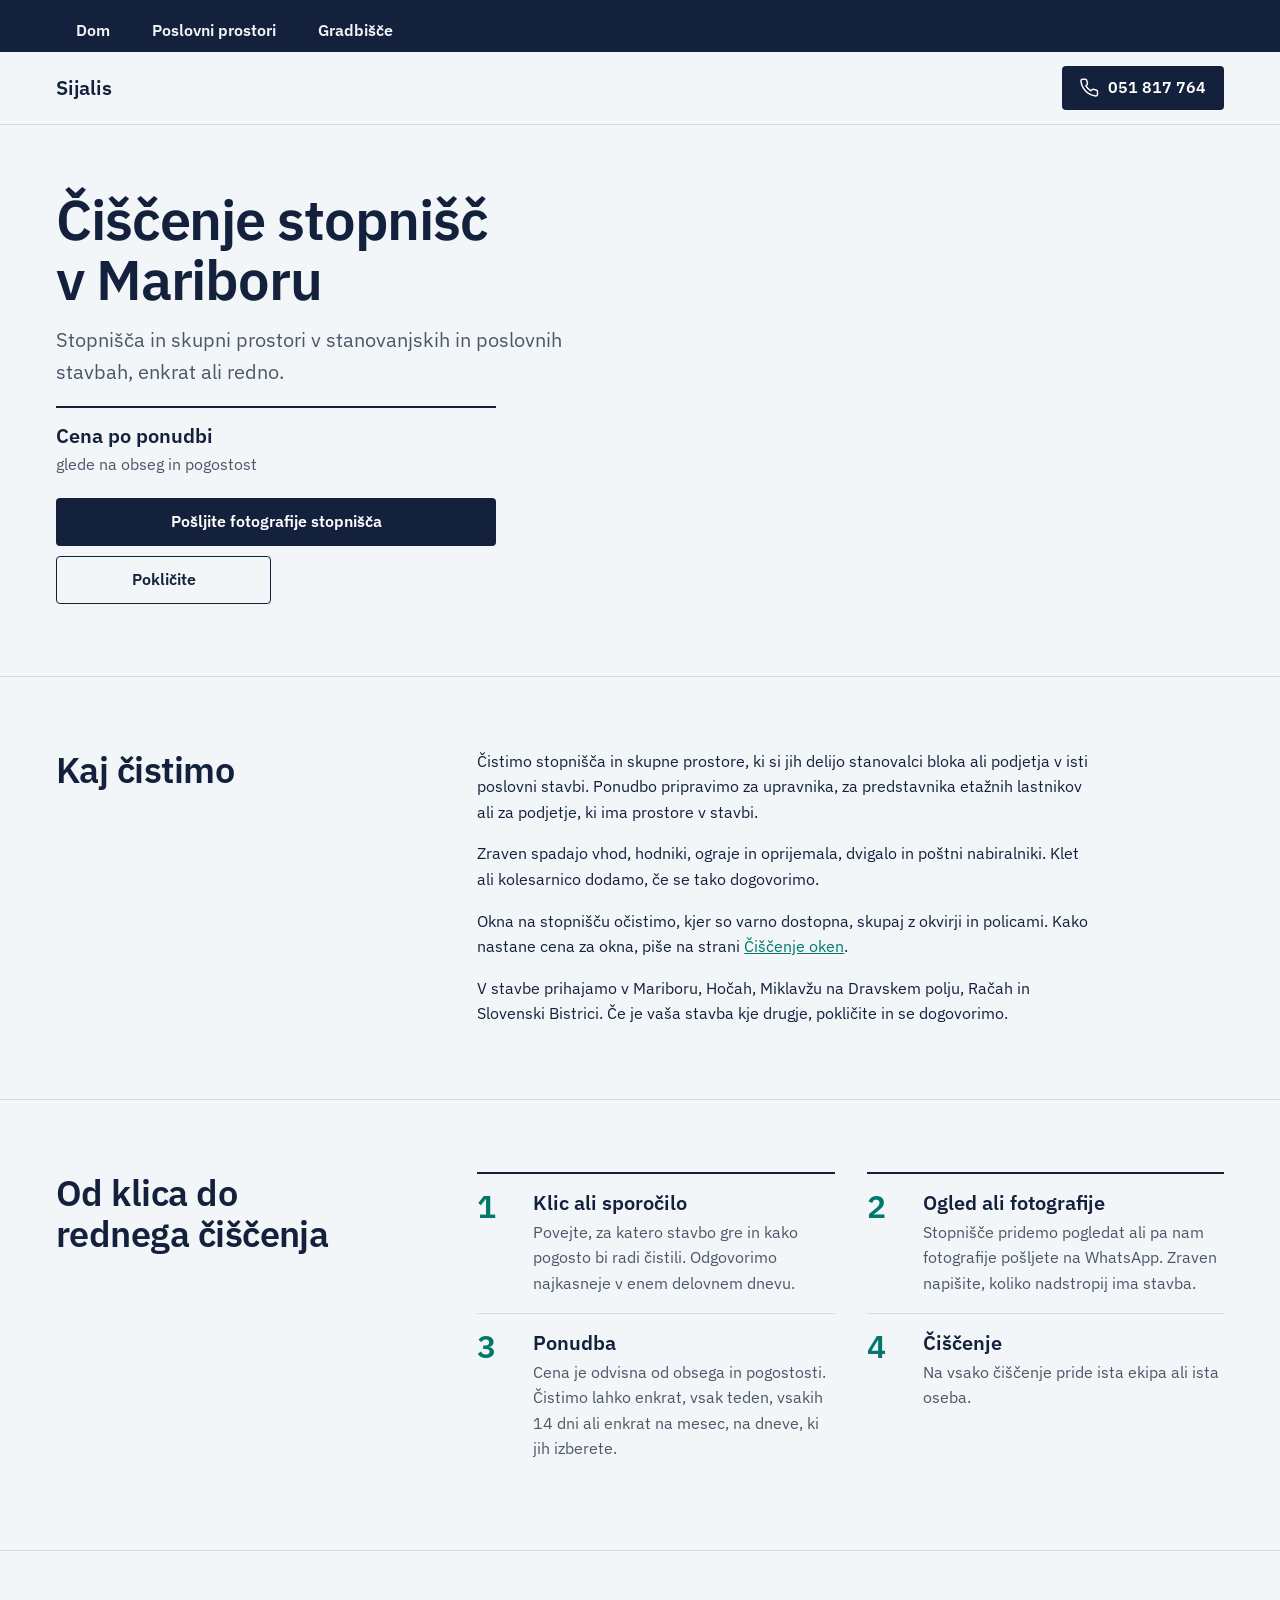
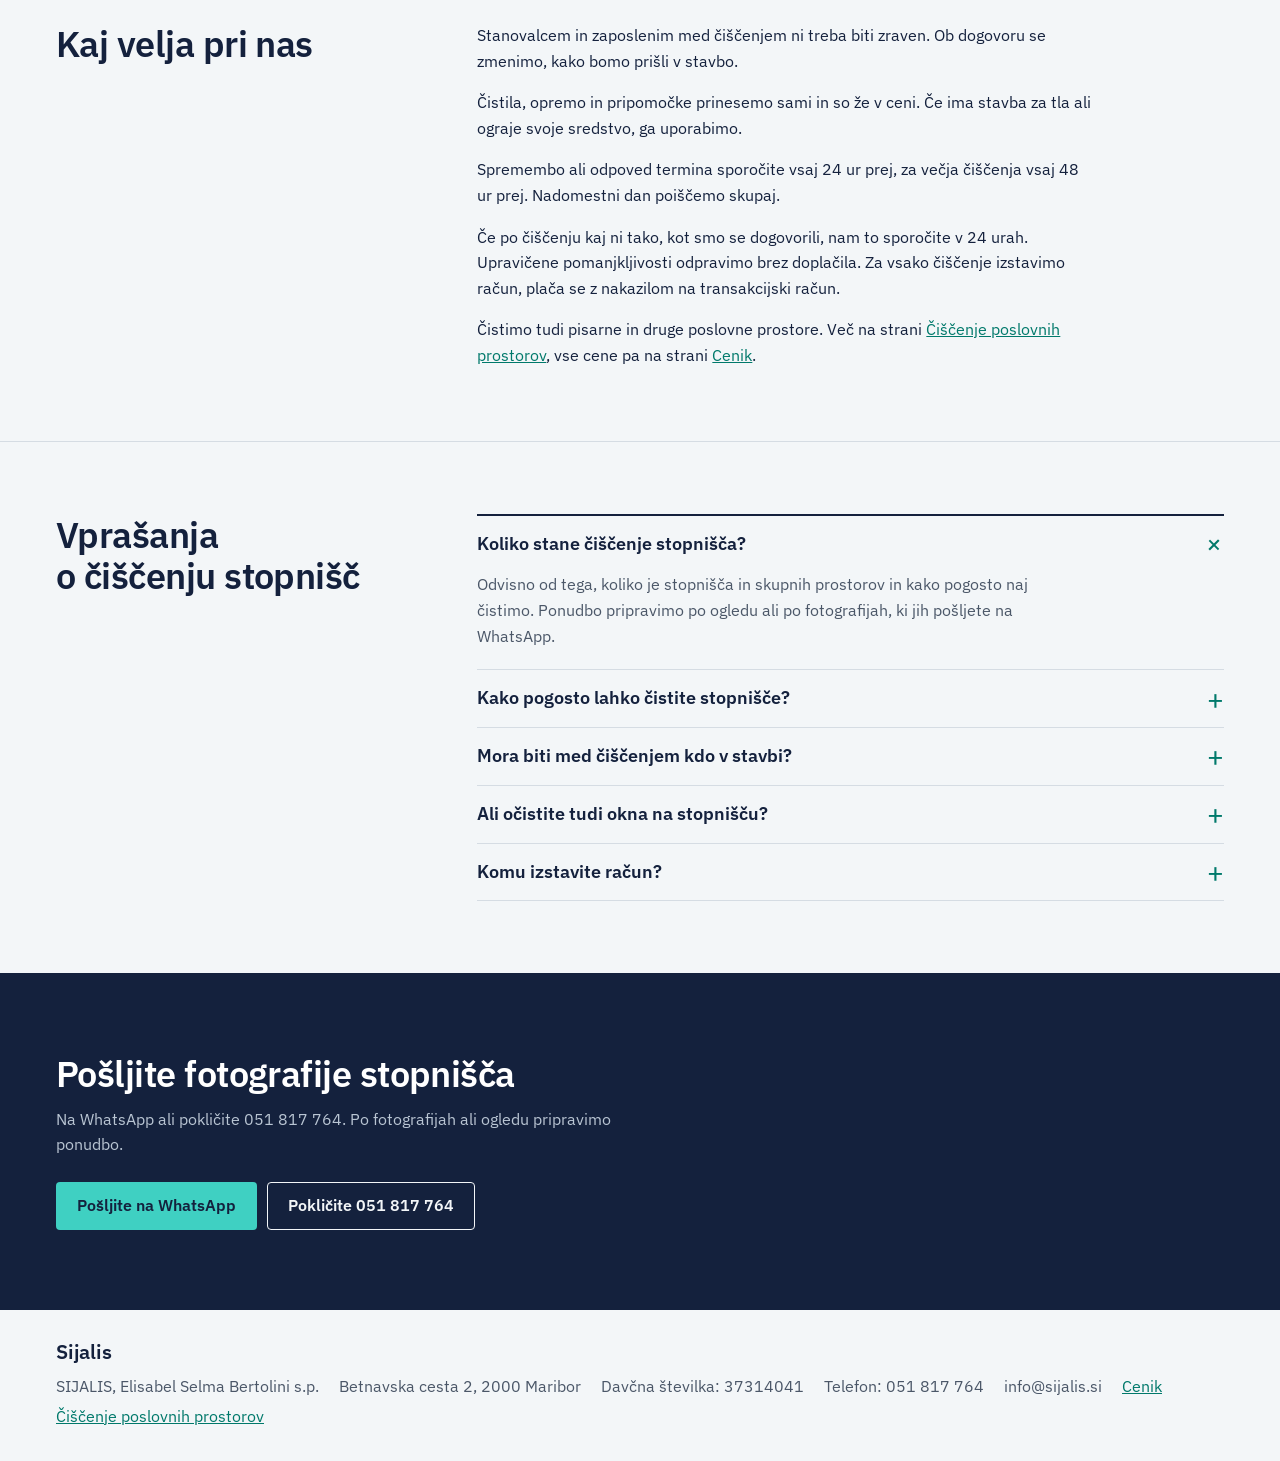
<file: ciscenje-stopnisc/index.html>
<!doctype html>
<html lang="sl">
<head>
<meta charset="utf-8">
<meta name="viewport" content="width=device-width, initial-scale=1, viewport-fit=cover">
<title>Čiščenje stopnišč v Mariboru | Sijalis</title>
<meta name="description" content="Čiščenje stopnišč in skupnih prostorov v stanovanjskih in poslovnih stavbah v Mariboru in okolici. Ponudba glede na obseg in pogostost.">
<link rel="canonical" href="https://sijalis.si/ciscenje-stopnisc/">
<meta name="theme-color" content="#f3f6f8">
<meta property="og:title" content="Čiščenje stopnišč v Mariboru | Sijalis">
<meta property="og:description" content="Stopnišča in skupni prostori, enkrat ali redno. Ponudbo pripravimo po ogledu ali fotografijah.">
<meta property="og:type" content="website">
<meta property="og:locale" content="sl_SI">
<meta property="og:url" content="https://sijalis.si/ciscenje-stopnisc/">
<meta property="og:image" content="https://sijalis.si/deljenje/sijalis-posel.png">
<meta property="og:image:width" content="1200">
<meta property="og:image:height" content="630">
<meta property="og:image:alt" content="Tedenski urnik čiščenja in napis Sijalis, čiščenje poslovnih prostorov v Mariboru">
<meta name="twitter:card" content="summary_large_image">
<link rel="icon" href="../favicon.ico">
<link rel="preload" href="../fonts/ibm-plex-sans-latin-600-normal.woff2" as="font" type="font/woff2" crossorigin>
<link rel="preload" href="../fonts/ibm-plex-sans-latin-400-normal.woff2" as="font" type="font/woff2" crossorigin>
<link rel="stylesheet" href="../fonts.css">
<link rel="stylesheet" href="../poslovni-prostori/style.css">
<link rel="stylesheet" href="style.css">
<script type="application/ld+json">
{
 "@context": "https://schema.org",
 "@graph": [
  {
   "@type": "Service",
   "serviceType": "Čiščenje stopnišč in skupnih prostorov",
   "name": "Čiščenje stopnišč in skupnih prostorov",
   "description": "Stopnišča in skupni prostori v stanovanjskih in poslovnih stavbah, enkrat ali redno. Cena po ponudbi glede na obseg in pogostost.",
   "url": "https://sijalis.si/ciscenje-stopnisc/",
   "provider": {"@id": "https://sijalis.si/#podjetje"},
   "areaServed": ["Maribor", "Hoče", "Miklavž na Dravskem polju", "Rače", "Slovenska Bistrica"]
  },
  {
   "@type": "FAQPage",
   "mainEntity": [
    {
     "@type": "Question",
     "name": "Koliko stane čiščenje stopnišča?",
     "acceptedAnswer": {"@type": "Answer", "text": "Odvisno od tega, koliko je stopnišča in skupnih prostorov in kako pogosto naj čistimo. Ponudbo pripravimo po ogledu ali po fotografijah, ki jih pošljete na WhatsApp."}
    },
    {
     "@type": "Question",
     "name": "Kako pogosto lahko čistite stopnišče?",
     "acceptedAnswer": {"@type": "Answer", "text": "Enkrat ali redno: vsak teden, vsakih 14 dni ali enkrat na mesec. Dneve v tednu izberete sami."}
    },
    {
     "@type": "Question",
     "name": "Mora biti med čiščenjem kdo v stavbi?",
     "acceptedAnswer": {"@type": "Answer", "text": "Ne. Ob dogovoru se zmenimo, kako pridemo v stavbo, potem čistimo tudi, ko ni nikogar."}
    },
    {
     "@type": "Question",
     "name": "Ali očistite tudi okna na stopnišču?",
     "acceptedAnswer": {"@type": "Answer", "text": "Da, kjer so varno dostopna. Ceno za okna dodamo v ponudbo glede na njihove mere, dostop in število."}
    },
    {
     "@type": "Question",
     "name": "Komu izstavite račun?",
     "acceptedAnswer": {"@type": "Answer", "text": "Naročniku, na primer upravniku stavbe ali podjetju. Plačilo je z nakazilom na transakcijski račun."}
    }
   ]
  },
  {
   "@type": "BreadcrumbList",
   "itemListElement": [
    {"@type": "ListItem", "position": 1, "name": "Sijalis", "item": "https://sijalis.si/"},
    {"@type": "ListItem", "position": 2, "name": "Poslovni prostori", "item": "https://sijalis.si/poslovni-prostori/"},
    {"@type": "ListItem", "position": 3, "name": "Čiščenje stopnišč", "item": "https://sijalis.si/ciscenje-stopnisc/"}
   ]
  }
 ]
}
</script>
</head>
<body>
<a class="preskok" href="#main">Na vsebino</a>

<nav class="preklop" aria-label="Za koga čistimo">
  <a href="../dom/">Dom</a>
  <a href="../poslovni-prostori/">Poslovni prostori</a>
  <a href="../gradbisce/">Gradbišče</a>
</nav>

<header class="glava">
  <a class="znak" href="../">Sijalis</a>
  <a class="klic" href="tel:+38651817764" aria-label="Pokličite Sijalis na 051 817 764"><svg class="gik" viewBox="0 0 24 24" aria-hidden="true" focusable="false"><path d="M21 16.4v3.1a2 2 0 0 1-2.2 2 19.6 19.6 0 0 1-8.6-3.1 19.3 19.3 0 0 1-6-6A19.6 19.6 0 0 1 1.1 3.7 2 2 0 0 1 3.1 1.5h3.1a2 2 0 0 1 2 1.7c.1 1 .4 1.9.7 2.8a2 2 0 0 1-.5 2.1L7.1 9.4a16 16 0 0 0 6 6l1.3-1.3a2 2 0 0 1 2.1-.5c.9.3 1.8.6 2.8.7a2 2 0 0 1 1.7 2z"/></svg><span class="klic-besedilo">051&nbsp;817&nbsp;764</span></a>
</header>

<main id="main">
  <section class="vrh" id="vrh">
    <div class="vrh-besedilo">
      <h1>Čiščenje stopnišč v&nbsp;Mariboru</h1>
      <p class="uvod">Stopnišča in skupni prostori v&nbsp;stanovanjskih in poslovnih stavbah, enkrat ali redno.</p>
      <p class="cena">Cena po ponudbi <span>glede na obseg in pogostost</span></p>
      <div class="gumbi">
        <a class="gumb polni wa" href="https://wa.me/38651817764" aria-label="Pišite Sijalis na WhatsApp">Pošljite fotografije stopnišča</a>
        <a class="gumb obrobni" href="tel:+38651817764" aria-label="Pokličite Sijalis na 051 817 764">Pokličite</a>
      </div>
    </div>
  </section>

  <section class="odsek" id="kaj">
    <h2>Kaj čistimo</h2>
    <div class="vsebina besedilo">
      <p>Čistimo stopnišča in skupne prostore, ki si jih delijo stanovalci bloka ali podjetja v&nbsp;isti poslovni stavbi. Ponudbo pripravimo za upravnika, za predstavnika etažnih lastnikov ali za podjetje, ki ima prostore v&nbsp;stavbi.</p>
      <p>Zraven spadajo vhod, hodniki, ograje in oprijemala, dvigalo in poštni nabiralniki. Klet ali kolesarnico dodamo, če se tako dogovorimo.</p>
      <p>Okna na stopnišču očistimo, kjer so varno dostopna, skupaj z&nbsp;okvirji in policami. Kako nastane cena za okna, piše na strani <a href="../ciscenje-oken/">Čiščenje oken</a>.</p>
      <p>V&nbsp;stavbe prihajamo v&nbsp;Mariboru, Hočah, Miklavžu na Dravskem polju, Račah in Slovenski Bistrici. Če je vaša stavba kje drugje, pokličite in se dogovorimo.</p>
    </div>
  </section>

  <section class="odsek kako" id="kako">
    <h2>Od klica do rednega čiščenja</h2>
    <ol class="koraki">
      <li><h3>Klic ali sporočilo</h3><p>Povejte, za katero stavbo gre in kako pogosto bi radi čistili. Odgovorimo najkasneje v&nbsp;enem delovnem dnevu.</p></li>
      <li><h3>Ogled ali fotografije</h3><p>Stopnišče pridemo pogledat ali pa nam fotografije pošljete na WhatsApp. Zraven napišite, koliko nadstropij ima stavba.</p></li>
      <li><h3>Ponudba</h3><p>Cena je odvisna od obsega in pogostosti. Čistimo lahko enkrat, vsak teden, vsakih 14 dni ali enkrat na mesec, na dneve, ki jih izberete.</p></li>
      <li><h3>Čiščenje</h3><p>Na vsako čiščenje pride ista ekipa ali ista oseba.</p></li>
    </ol>
  </section>

  <section class="odsek" id="dogovor">
    <h2>Kaj velja pri nas</h2>
    <div class="vsebina besedilo">
      <p>Stanovalcem in zaposlenim med čiščenjem ni treba biti zraven. Ob dogovoru se zmenimo, kako bomo prišli v&nbsp;stavbo.</p>
      <p>Čistila, opremo in pripomočke prinesemo sami in so že v&nbsp;ceni. Če ima stavba za tla ali ograje svoje sredstvo, ga uporabimo.</p>
      <p>Spremembo ali odpoved termina sporočite vsaj 24 ur prej, za večja čiščenja vsaj 48 ur prej. Nadomestni dan poiščemo skupaj.</p>
      <p>Če po čiščenju kaj ni tako, kot smo se dogovorili, nam to sporočite v&nbsp;24 urah. Upravičene pomanjkljivosti odpravimo brez doplačila. Za vsako čiščenje izstavimo račun, plača se z&nbsp;nakazilom na transakcijski račun.</p>
      <p>Čistimo tudi pisarne in druge poslovne prostore. Več na strani <a href="../poslovni-prostori/">Čiščenje poslovnih prostorov</a>, vse cene pa na strani <a href="../cenik/">Cenik</a>.</p>
    </div>
  </section>

  <section class="odsek vprasanja" id="vprasanja">
    <h2>Vprašanja o&nbsp;čiščenju stopnišč</h2>
    <div class="harmonika">
      <details open>
        <summary>Koliko stane čiščenje stopnišča?</summary>
        <p>Odvisno od tega, koliko je stopnišča in skupnih prostorov in kako pogosto naj čistimo. Ponudbo pripravimo po ogledu ali po fotografijah, ki jih pošljete na WhatsApp.</p>
      </details>
      <details>
        <summary>Kako pogosto lahko čistite stopnišče?</summary>
        <p>Enkrat ali redno: vsak teden, vsakih 14 dni ali enkrat na mesec. Dneve v&nbsp;tednu izberete sami.</p>
      </details>
      <details>
        <summary>Mora biti med čiščenjem kdo v&nbsp;stavbi?</summary>
        <p>Ne. Ob dogovoru se zmenimo, kako pridemo v&nbsp;stavbo, potem čistimo tudi, ko ni nikogar.</p>
      </details>
      <details>
        <summary>Ali očistite tudi okna na stopnišču?</summary>
        <p>Da, kjer so varno dostopna. Ceno za okna dodamo v&nbsp;ponudbo glede na njihove mere, dostop in število.</p>
      </details>
      <details>
        <summary>Komu izstavite račun?</summary>
        <p>Naročniku, na primer upravniku stavbe ali podjetju. Plačilo je z&nbsp;nakazilom na transakcijski račun.</p>
      </details>
    </div>
  </section>

  <section class="poziv" id="kontakt">
    <h2>Pošljite fotografije stopnišča</h2>
    <p>Na WhatsApp ali pokličite 051&nbsp;817&nbsp;764. Po fotografijah ali ogledu pripravimo ponudbo.</p>
    <div class="gumbi">
      <a class="gumb polni wa" href="https://wa.me/38651817764" aria-label="Pišite Sijalis na WhatsApp">Pošljite na WhatsApp</a>
      <a class="gumb obrobni-svetli" href="tel:+38651817764" aria-label="Pokličite Sijalis na 051 817 764">Pokličite 051&nbsp;817&nbsp;764</a>
    </div>
  </section>
</main>

<footer class="noga" id="noga">
  <p class="znak">Sijalis</p>
  <ul class="podatki">
    <li>SIJALIS, Elisabel Selma Bertolini s.p.</li><li>Betnavska cesta 2, 2000 Maribor</li><li>Davčna številka: 37314041</li>
    <li>Telefon: 051&nbsp;817&nbsp;764</li><li>info@sijalis.si</li><li><a href="../cenik/">Cenik</a></li><li><a href="../poslovni-prostori/">Čiščenje poslovnih prostorov</a></li>
  </ul>
</footer>
</body>
</html>
</file>
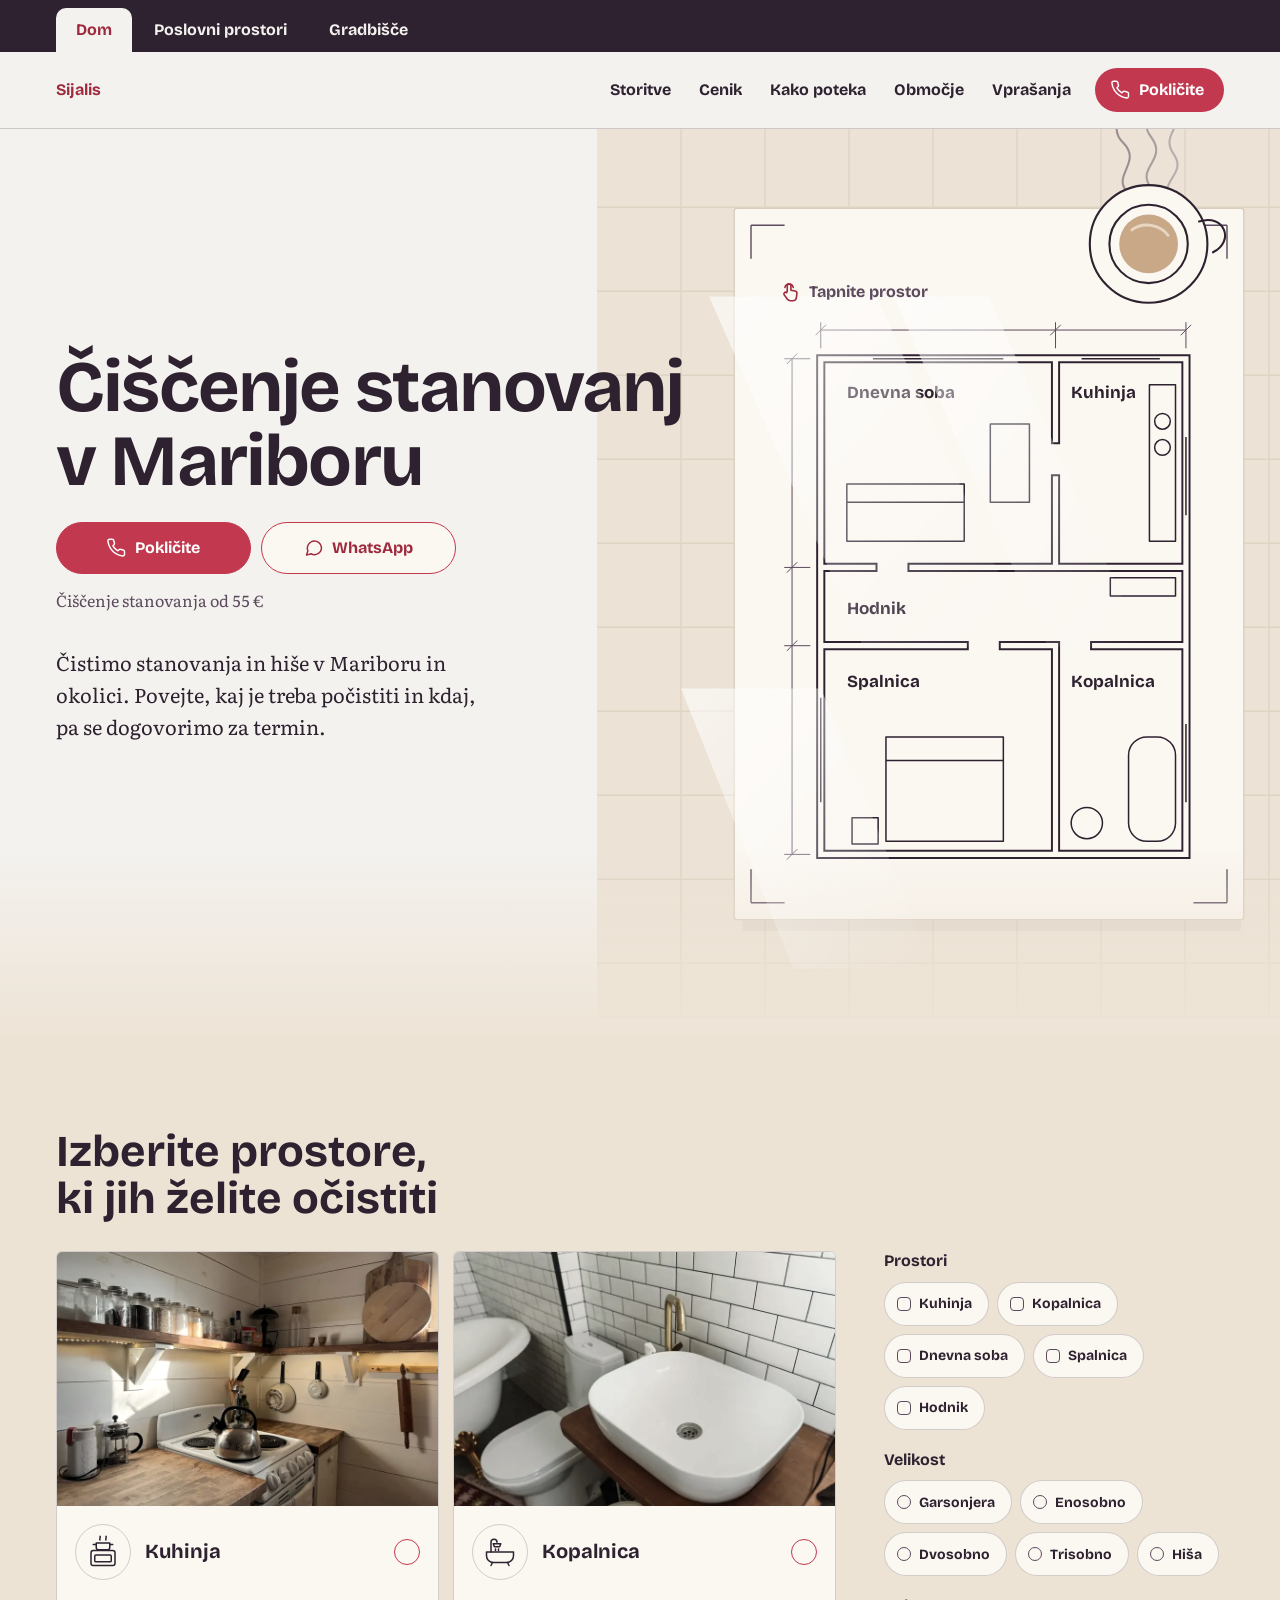
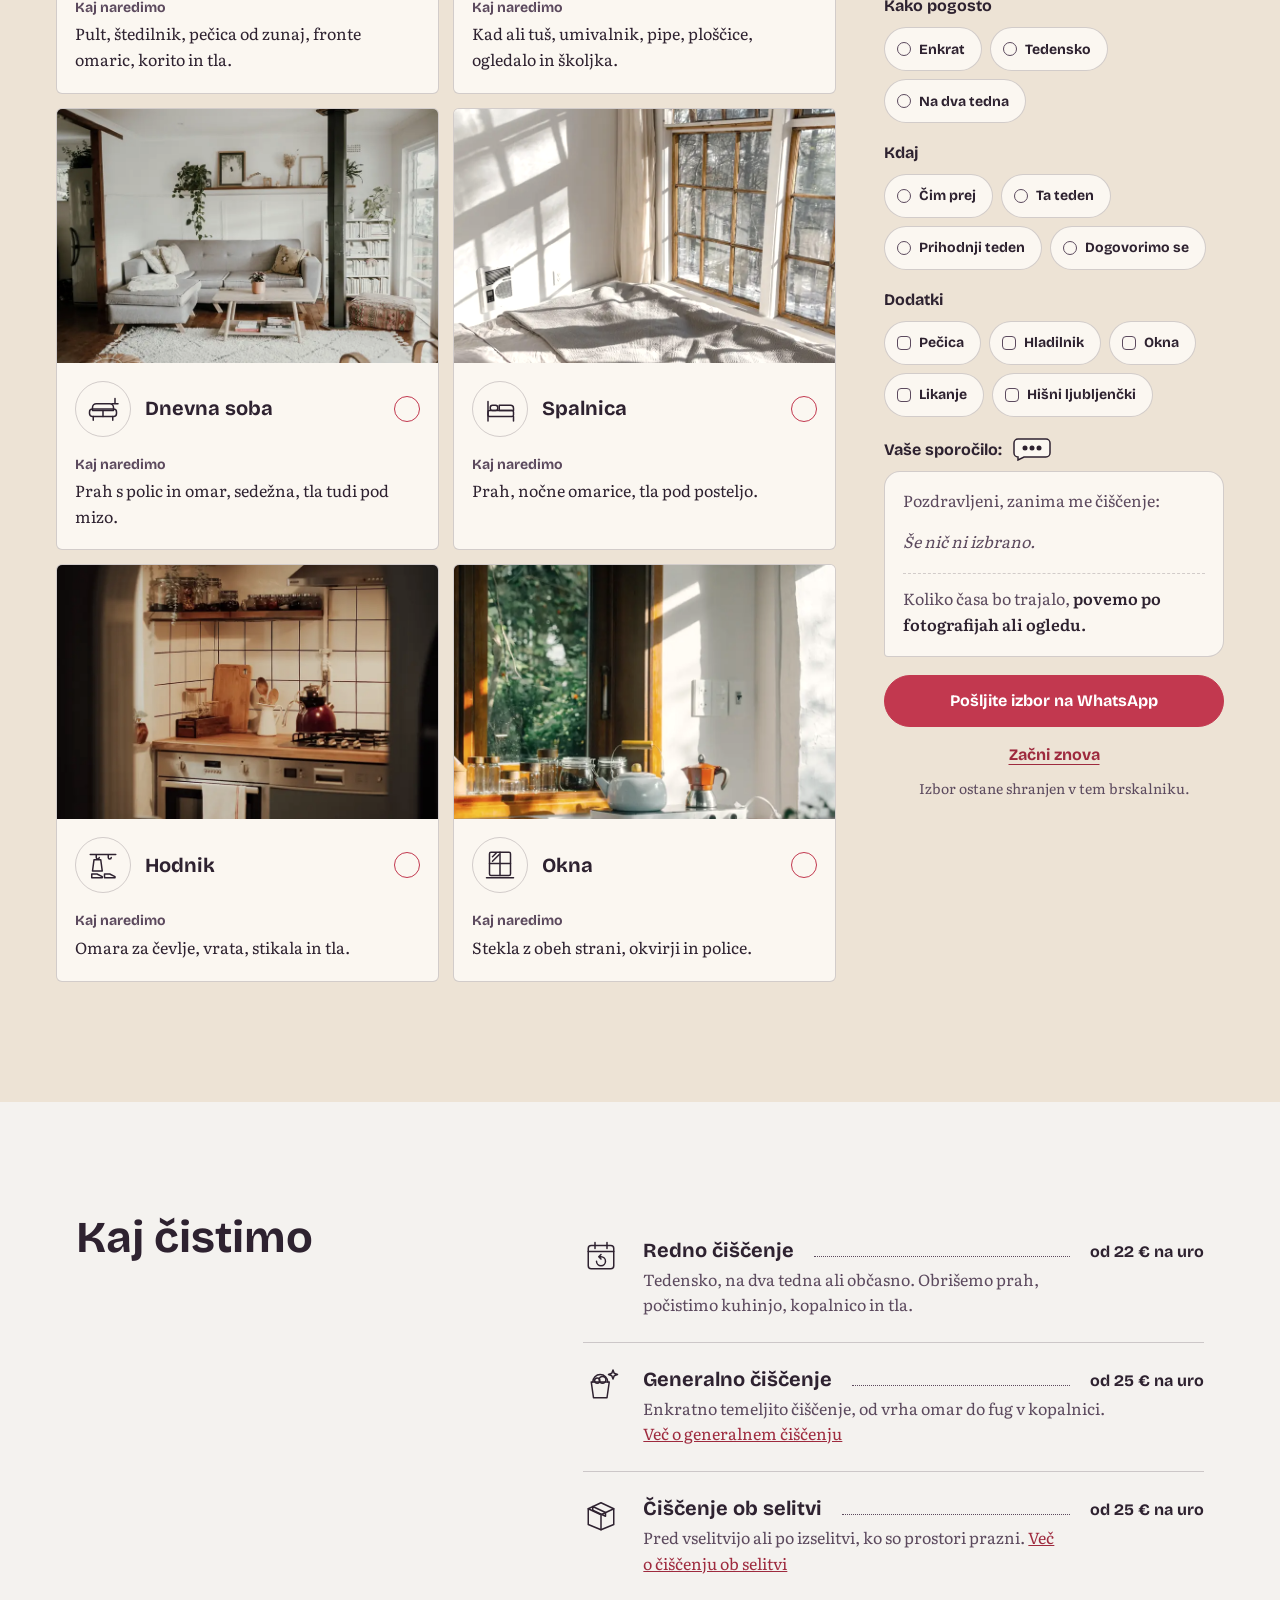
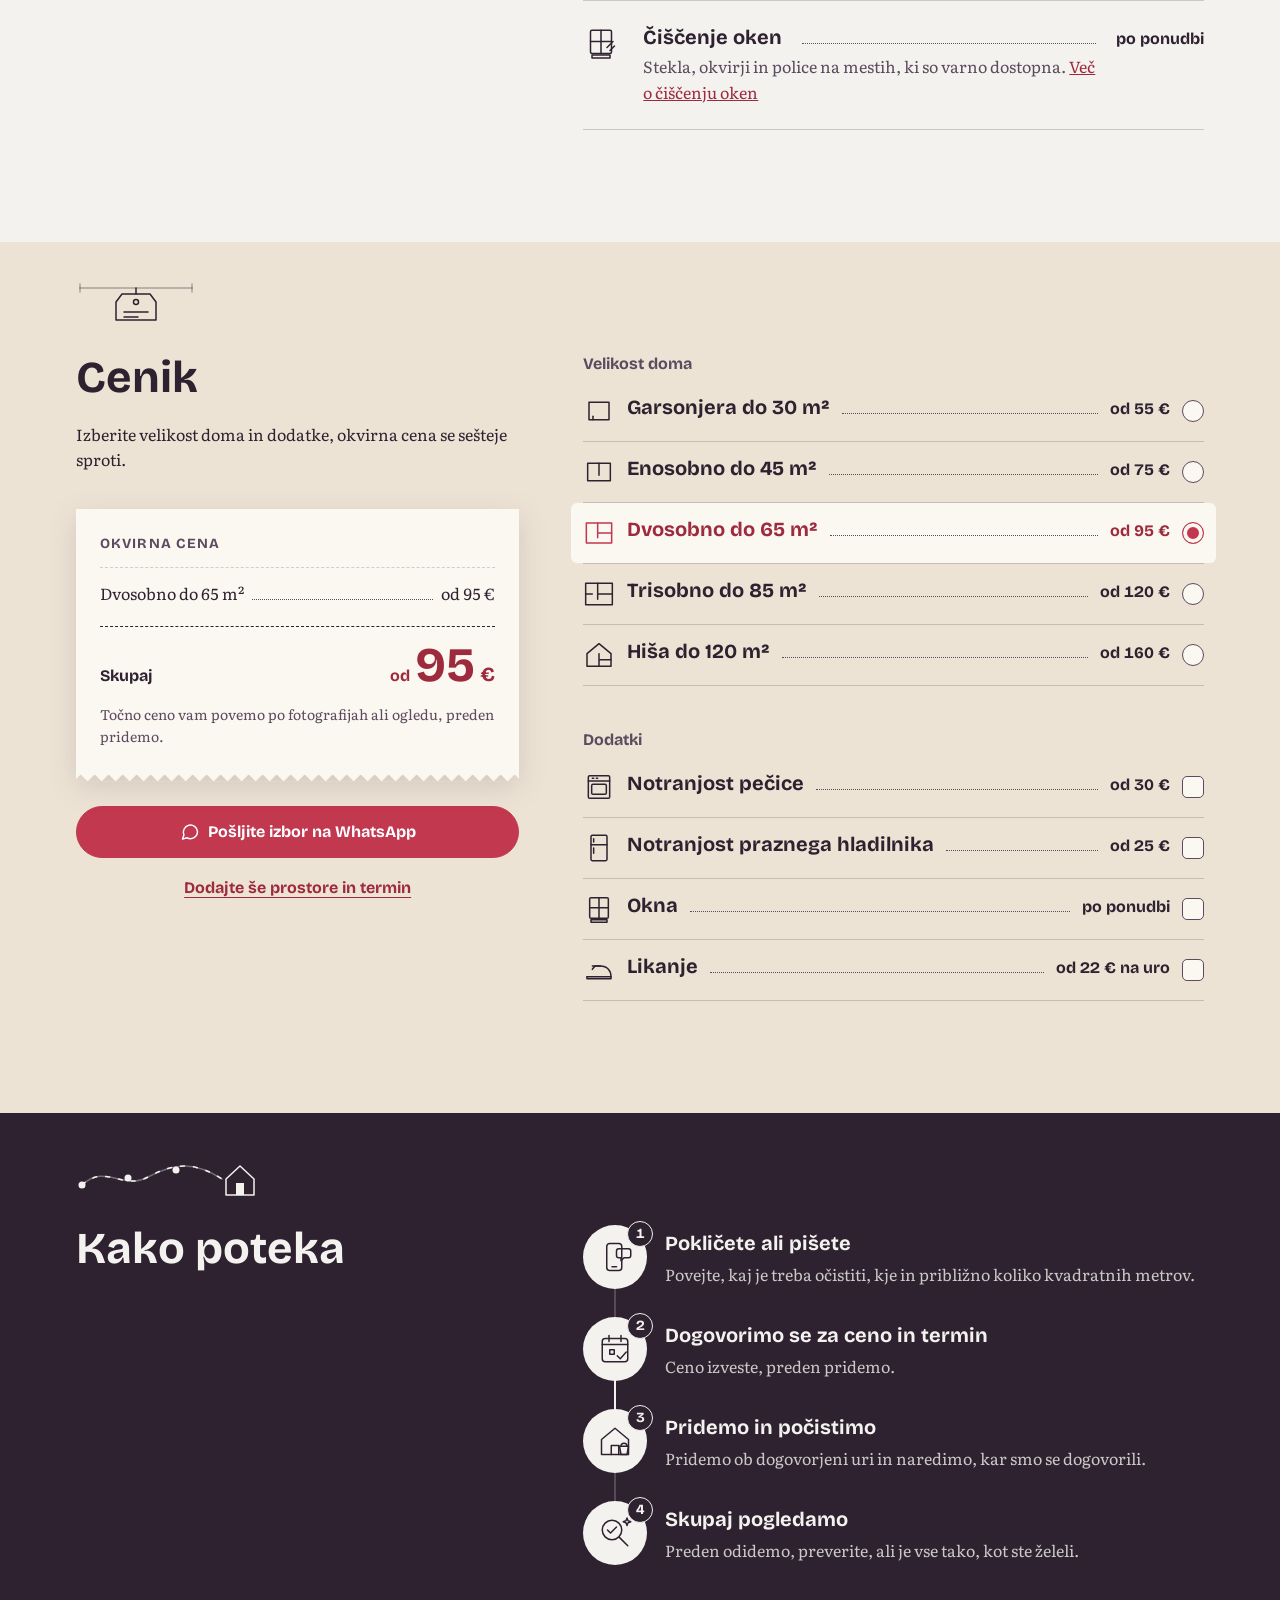
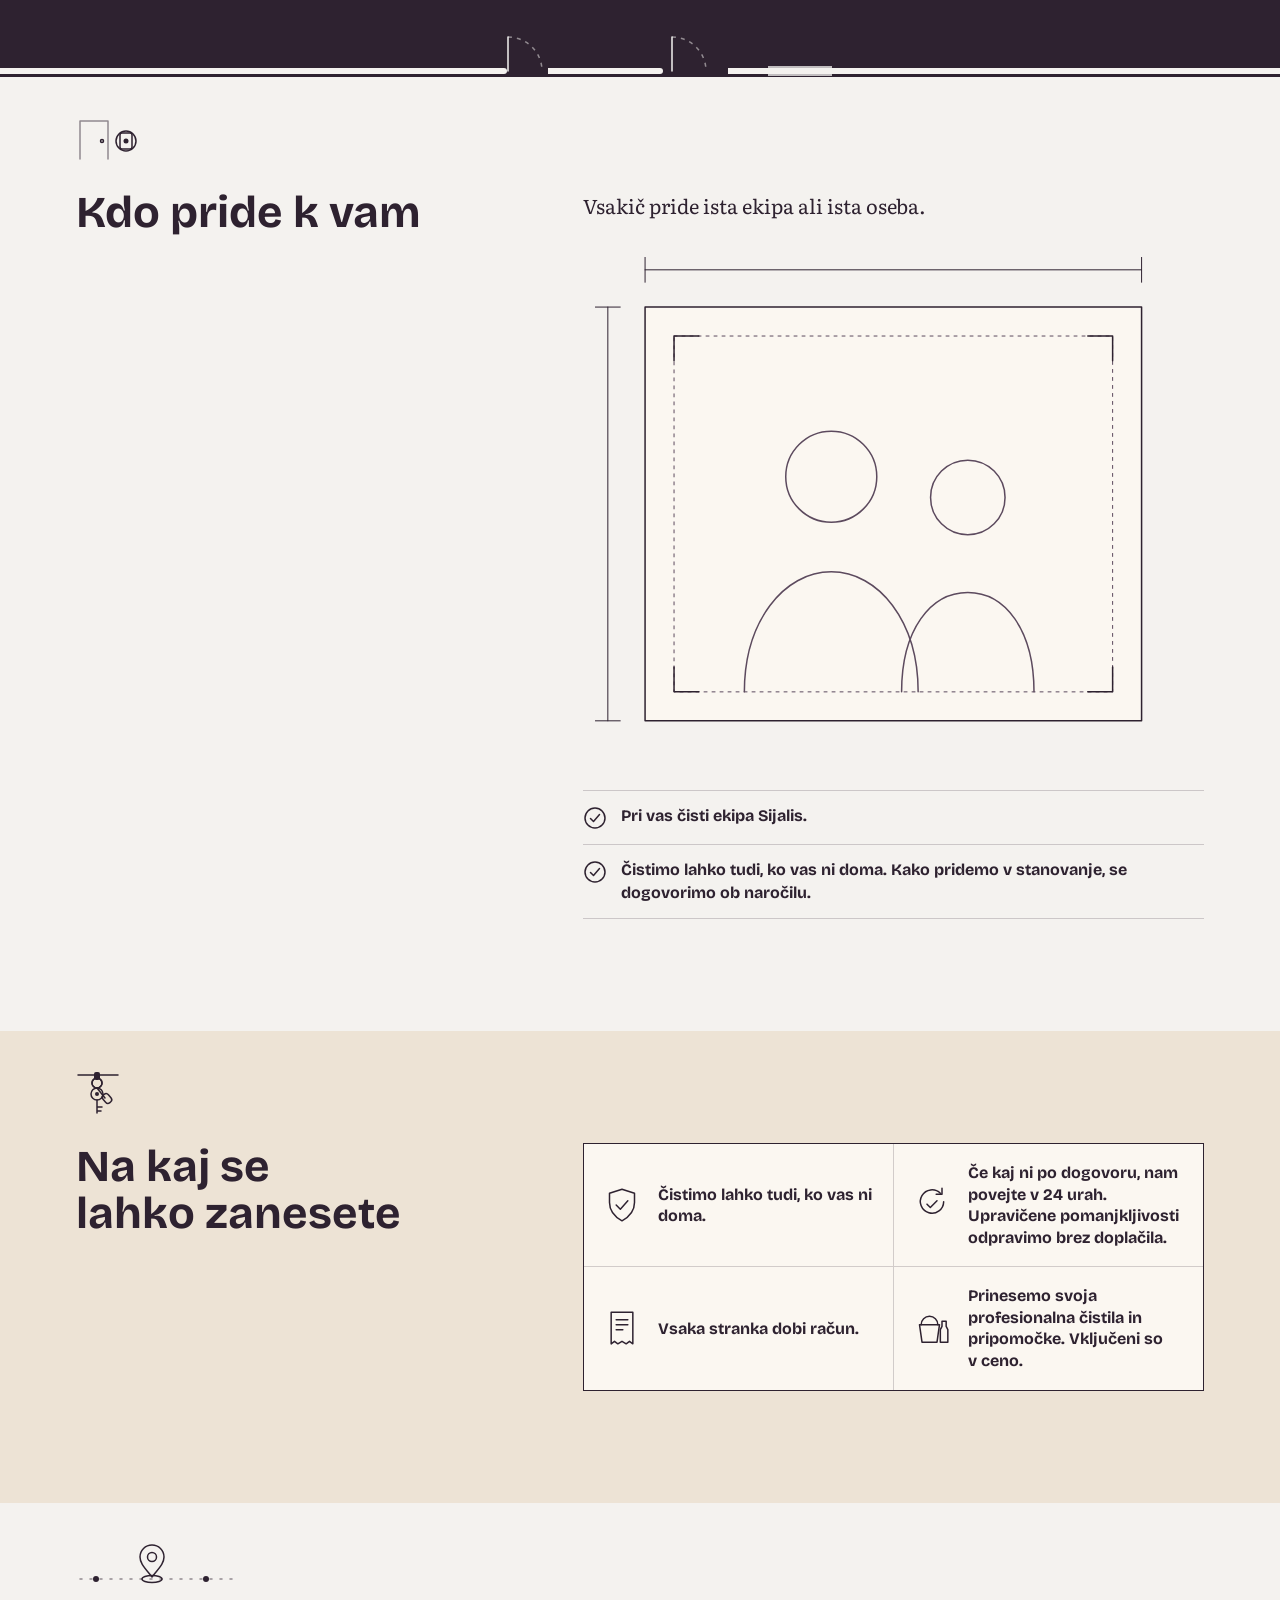
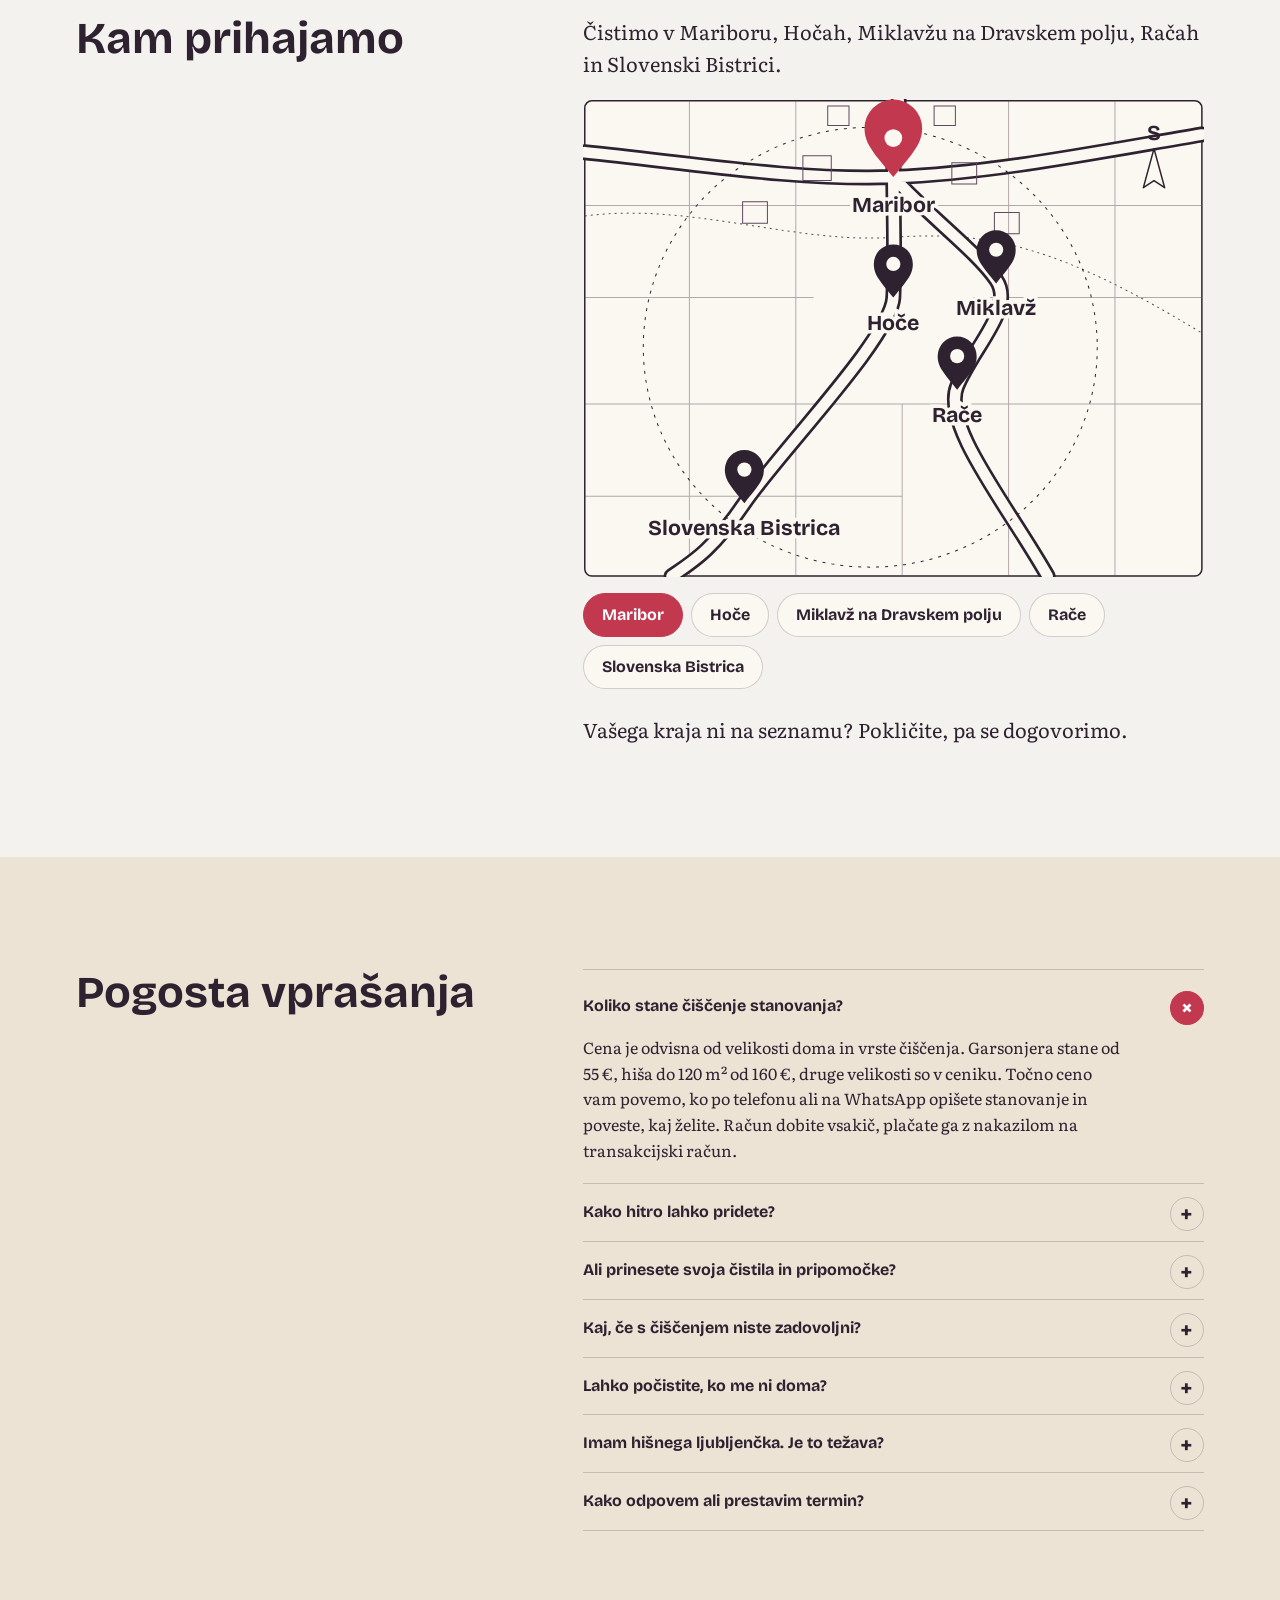
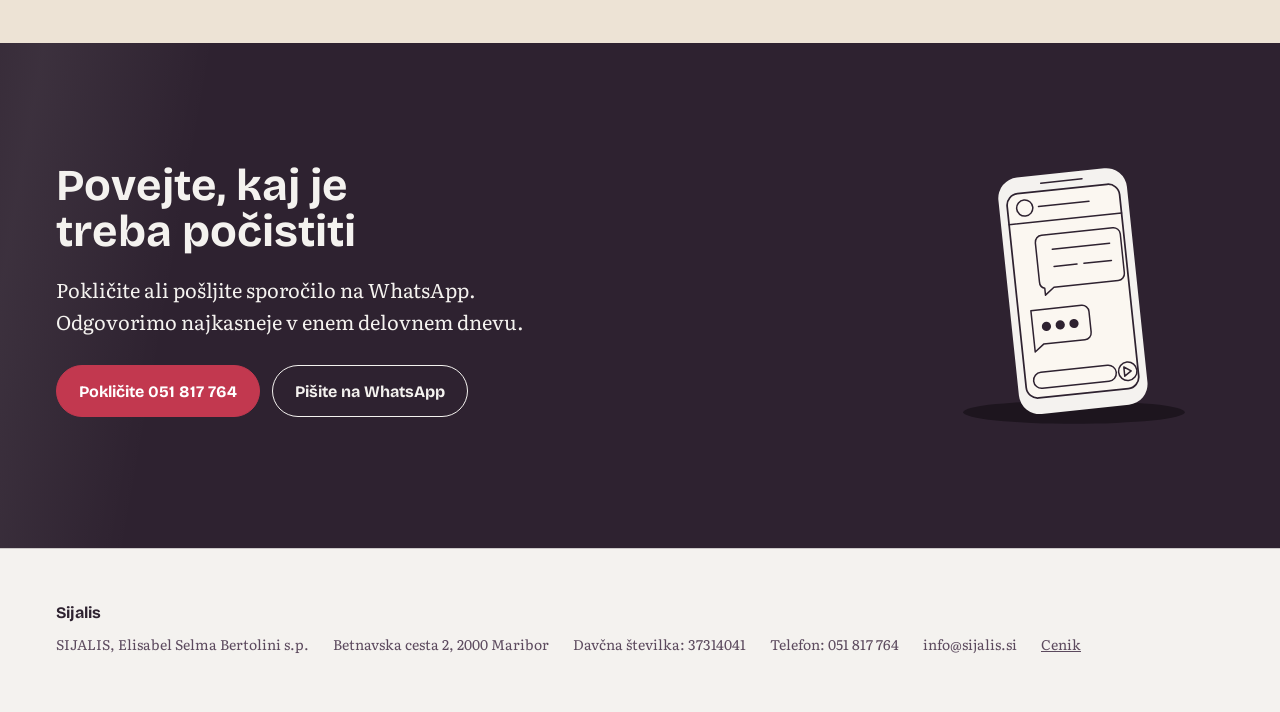
<file: dom/index.html>
<!doctype html>
<html lang="sl">
<head>
<meta charset="utf-8">
<meta name="viewport" content="width=device-width, initial-scale=1, viewport-fit=cover">
<title>Čiščenje stanovanj in hiš v Mariboru | Sijalis</title>
<meta name="description" content="Redno in generalno čiščenje stanovanj in hiš, čiščenje ob selitvi in čiščenje oken v Mariboru in okolici. Čiščenje stanovanja od 55 €. Pokličite 051 817 764.">
<link rel="canonical" href="https://sijalis.si/dom/">
<meta name="theme-color" content="#f4f2ef">
<meta property="og:title" content="Čiščenje stanovanj in hiš v Mariboru | Sijalis">
<meta property="og:description" content="Na tlorisu izberite prostore in izbor pošljite na WhatsApp. Čistimo stanovanja in hiše v Mariboru in okolici.">
<meta property="og:site_name" content="Sijalis">
<meta property="og:type" content="website">
<meta property="og:locale" content="sl_SI">
<meta property="og:url" content="https://sijalis.si/dom/">
<meta property="og:image" content="https://sijalis.si/deljenje/sijalis-dom.png">
<meta property="og:image:width" content="1200">
<meta property="og:image:height" content="630">
<meta property="og:image:alt" content="Tloris stanovanja na listu načrta in napis Sijalis, čiščenje stanovanj v Mariboru">
<meta name="twitter:card" content="summary_large_image">
<link rel="icon" href="../favicon.ico">
<link rel="preload" href="../fonts/bricolage-grotesque-latin-700-normal.woff2" as="font" type="font/woff2" crossorigin>
<link rel="preload" href="../fonts/bricolage-grotesque-latin-ext-700-normal.woff2" as="font" type="font/woff2" crossorigin>
<link rel="stylesheet" href="../fonts.css">
<link rel="stylesheet" href="style.css">
<script type="application/ld+json">
{
 "@context": "https://schema.org",
 "@graph": [
  {
   "@type": "HomeAndConstructionBusiness",
   "@id": "https://sijalis.si/#podjetje",
   "name": "Sijalis",
   "telephone": "+386 51 817 764",
   "url": "https://sijalis.si/",
   "legalName": "SIJALIS, Elisabel Selma Bertolini s.p.",
   "taxID": "37314041",
   "address": {
    "@type": "PostalAddress",
    "streetAddress": "Betnavska cesta 2",
    "postalCode": "2000",
    "addressLocality": "Maribor",
    "addressCountry": "SI"
   },
   "areaServed": [
    "Maribor",
    "Hoče",
    "Miklavž na Dravskem polju",
    "Rače",
    "Slovenska Bistrica"
   ]
  },
  {
   "@type": "Service",
   "serviceType": "Redno čiščenje",
   "name": "Redno čiščenje",
   "url": "https://sijalis.si/dom/",
   "provider": {
    "@id": "https://sijalis.si/#podjetje"
   },
   "areaServed": [
    "Maribor",
    "Hoče",
    "Miklavž na Dravskem polju",
    "Rače",
    "Slovenska Bistrica"
   ]
  },
  {
   "@type": "Service",
   "serviceType": "Generalno čiščenje",
   "name": "Generalno čiščenje",
   "url": "https://sijalis.si/generalno-ciscenje/",
   "provider": {
    "@id": "https://sijalis.si/#podjetje"
   },
   "areaServed": [
    "Maribor",
    "Hoče",
    "Miklavž na Dravskem polju",
    "Rače",
    "Slovenska Bistrica"
   ]
  },
  {
   "@type": "Service",
   "serviceType": "Čiščenje ob selitvi",
   "name": "Čiščenje ob selitvi",
   "url": "https://sijalis.si/ciscenje-po-selitvi/",
   "provider": {
    "@id": "https://sijalis.si/#podjetje"
   },
   "areaServed": [
    "Maribor",
    "Hoče",
    "Miklavž na Dravskem polju",
    "Rače",
    "Slovenska Bistrica"
   ]
  },
  {
   "@type": "Service",
   "serviceType": "Čiščenje oken",
   "name": "Čiščenje oken",
   "url": "https://sijalis.si/ciscenje-oken/",
   "provider": {
    "@id": "https://sijalis.si/#podjetje"
   },
   "areaServed": [
    "Maribor",
    "Hoče",
    "Miklavž na Dravskem polju",
    "Rače",
    "Slovenska Bistrica"
   ]
  },
  {
   "@type": "FAQPage",
   "mainEntity": [
    {
     "@type": "Question",
     "name": "Koliko stane čiščenje stanovanja?",
     "acceptedAnswer": {
      "@type": "Answer",
      "text": "Cena je odvisna od velikosti doma in vrste čiščenja. Garsonjera stane od 55 €, hiša do 120 m² od 160 €, druge velikosti so v ceniku. Točno ceno vam povemo, ko po telefonu ali na WhatsApp opišete stanovanje in poveste, kaj želite. Račun dobite vsakič, plačate ga z nakazilom na transakcijski račun."
     }
    },
    {
     "@type": "Question",
     "name": "Kako hitro lahko pridete?",
     "acceptedAnswer": {
      "@type": "Answer",
      "text": "Prvi prost termin vam povemo ob klicu."
     }
    },
    {
     "@type": "Question",
     "name": "Ali prinesete svoja čistila in pripomočke?",
     "acceptedAnswer": {
      "@type": "Answer",
      "text": "Da. Prinesemo svoja profesionalna čistila in opremo, vse je že v ceni. Če imate za kakšno površino svoje sredstvo, uporabimo tega."
     }
    },
    {
     "@type": "Question",
     "name": "Kaj, če s čiščenjem niste zadovoljni?",
     "acceptedAnswer": {
      "@type": "Answer",
      "text": "Povejte nam v 24 urah po čiščenju. Upravičene pomanjkljivosti čim prej odpravimo brez doplačila."
     }
    },
    {
     "@type": "Question",
     "name": "Lahko počistite, ko me ni doma?",
     "acceptedAnswer": {
      "@type": "Answer",
      "text": "Da. Ob dogovoru povejte, da vas ne bo doma, in kako pridemo v stanovanje."
     }
    },
    {
     "@type": "Question",
     "name": "Imam hišnega ljubljenčka. Je to težava?",
     "acceptedAnswer": {
      "@type": "Answer",
      "text": "Ne. Med čiščenjem naj bo žival zaradi čistil v drugem prostoru."
     }
    },
    {
     "@type": "Question",
     "name": "Kako odpovem ali prestavim termin?",
     "acceptedAnswer": {
      "@type": "Answer",
      "text": "Pokličite ali pišite na WhatsApp vsaj 24 ur pred terminom, pri večjih čiščenjih vsaj 48 ur prej. Potem skupaj poiščemo nov termin."
     }
    }
   ]
  },
  {
   "@type": "BreadcrumbList",
   "itemListElement": [
    {
     "@type": "ListItem",
     "position": 1,
     "name": "Sijalis",
     "item": "https://sijalis.si/"
    },
    {
     "@type": "ListItem",
     "position": 2,
     "name": "Dom",
     "item": "https://sijalis.si/dom/"
    }
   ]
  }
 ]
}
</script>
<script>document.documentElement.classList.add("js")</script>
</head>
<body>
<a class="preskok" href="#main">Na vsebino</a>

<nav class="preklop" aria-label="Za koga čistimo">
  <a href="../dom/" aria-current="page">Dom</a>
  <a href="../poslovni-prostori/">Poslovni prostori</a>
  <a href="../gradbisce/">Gradbišče</a>
</nav>

<header class="glava">
  <a class="znak" href="../">Sijalis</a>
  <nav aria-label="Glavna navigacija">
    <a href="#prostori">Storitve</a>
    <a href="#cenik">Cenik</a>
    <a href="#kako">Kako poteka</a>
    <a href="#obmocje">Območje</a>
    <a href="#vprasanja">Vprašanja</a>
  </nav>
  <a class="klic" href="tel:+38651817764" aria-label="Pokličite Sijalis na 051 817 764"><svg class="gik" viewBox="0 0 24 24" aria-hidden="true" focusable="false"><path d="M21 16.4v3.1a2 2 0 0 1-2.2 2 19.6 19.6 0 0 1-8.6-3.1 19.3 19.3 0 0 1-6-6A19.6 19.6 0 0 1 1.1 3.7 2 2 0 0 1 3.1 1.5h3.1a2 2 0 0 1 2 1.7c.1 1 .4 1.9.7 2.8a2 2 0 0 1-.5 2.1L7.1 9.4a16 16 0 0 0 6 6l1.3-1.3a2 2 0 0 1 2.1-.5c.9.3 1.8.6 2.8.7a2 2 0 0 1 1.7 2z"/></svg><span class="klic-besedilo">Pokličite</span></a>
</header>

<main id="main">
  <section class="vrh" id="vrh">
    <div class="vrh-besedilo">
      <h1>Čiščenje stanovanj v&nbsp;Mariboru</h1>
      <div class="gumbi">
        <a class="gumb polni" href="tel:+38651817764" aria-label="Pokličite Sijalis na 051 817 764"><svg class="gik" viewBox="0 0 24 24" aria-hidden="true" focusable="false"><path d="M21 16.4v3.1a2 2 0 0 1-2.2 2 19.6 19.6 0 0 1-8.6-3.1 19.3 19.3 0 0 1-6-6A19.6 19.6 0 0 1 1.1 3.7 2 2 0 0 1 3.1 1.5h3.1a2 2 0 0 1 2 1.7c.1 1 .4 1.9.7 2.8a2 2 0 0 1-.5 2.1L7.1 9.4a16 16 0 0 0 6 6l1.3-1.3a2 2 0 0 1 2.1-.5c.9.3 1.8.6 2.8.7a2 2 0 0 1 1.7 2z"/></svg>Pokličite</a>
        <a class="gumb obrobni wa" href="https://wa.me/38651817764" aria-label="Pišite Sijalis na WhatsApp"><svg class="gik" viewBox="0 0 24 24" aria-hidden="true" focusable="false"><path d="M21 11.5a8.5 8.5 0 0 1-12.6 7.4L3 20.5l1.7-5A8.5 8.5 0 1 1 21 11.5z"/></svg>WhatsApp</a>
      </div>
      <p class="cena">Čiščenje stanovanja od 55&nbsp;€</p>
    </div>

    <div class="miza" data-scena>
      <p class="namig"><svg class="gik" viewBox="0 0 24 24" aria-hidden="true" focusable="false"><path d="M9 11V5a2 2 0 0 1 4 0v5l4.6 1a2.4 2.4 0 0 1 1.9 2.7L19 18a4 4 0 0 1-4 3.5h-2.6a4 4 0 0 1-3.2-1.6L5.6 15a1.8 1.8 0 0 1 2.7-2.3z"/><path class="val-tap" d="M6.5 7a4.6 4.6 0 0 1 9 0"/></svg>Tapnite prostor</p>
      <div class="oder zivi" aria-hidden="true">
        <div class="plast plast-preproga" data-plast data-hitrost="1">
          <svg class="slika" viewBox="0 0 600 700" focusable="false">
            <rect x="20" y="40" width="560" height="640" rx="4" fill="#ece3d6"/>
            <path d="M20 100H580M20 160H580M20 220H580M20 280H580M20 340H580M20 400H580M20 460H580M20 520H580M20 580H580M20 640H580M80 40V680M140 40V680M200 40V680M260 40V680M320 40V680M380 40V680M440 40V680M500 40V680M560 40V680" fill="none" stroke="#e0d4c3" stroke-width="1"/>
          </svg>
        </div>
        <div class="plast plast-miza" data-plast data-hitrost="0.6">
          <svg class="slika" viewBox="0 0 600 700" focusable="false">
            <rect x="124" y="104" width="356" height="508" rx="2" fill="#2e2230" opacity=".06"/>
            <rect x="118" y="96" width="364" height="508" rx="2" fill="#fbf7f1" stroke="#d9cdbd" stroke-width="1"/>
            <path d="M130 108h24M130 108v24M470 108h-24M470 108v24M130 592h24M130 592v-24M470 592h-24M470 592v-24" fill="none" stroke="#5c4a5e" stroke-width="1"/>
          </svg>
        </div>
      </div>
      <figure class="tloris zivi" data-gradnik="zemljevid">
        <svg viewBox="-22 -22 322 422" role="group" aria-label="Tloris stanovanja s kuhinjo, kopalnico, dnevno sobo, spalnico, hodnikom in okni">
          <defs>
            <clipPath id="k-dnevna"><rect x="10" y="10" width="180" height="160"/></clipPath>
            <clipPath id="k-kuhinja"><rect x="190" y="10" width="100" height="160"/></clipPath>
            <clipPath id="k-hodnik"><rect x="10" y="170" width="280" height="60"/></clipPath>
            <clipPath id="k-spalnica"><rect x="10" y="230" width="180" height="160"/></clipPath>
            <clipPath id="k-kopalnica"><rect x="190" y="230" width="100" height="160"/></clipPath>
          </defs>
          <g class="prostor" data-prostor="dnevna" role="button" tabindex="0" aria-pressed="false" aria-label="Dnevna soba">
            <rect class="tla" x="10" y="10" width="180" height="160"/>
            <rect class="izbor" x="10" y="10" width="180" height="160"/>
            <g clip-path="url(#k-dnevna)"><path class="lesk" d="M-40 10h28l-50 160h-28z" style="animation-delay:4s"/></g>
            <path class="pohistvo" d="M30 120h90v30H30zM30 120v-14h90v14M140 60h30v60h-30z"/>
            <path class="poteza" pathLength="1" d="M24 54H130L24 70H130L24 86H130L24 100H130" style="animation-delay:4s"/>
            <text x="30" y="40">Dnevna soba</text>
          </g>
          <g class="prostor" data-prostor="kuhinja" role="button" tabindex="0" aria-pressed="false" aria-label="Kuhinja">
            <rect class="tla" x="190" y="10" width="100" height="160"/>
            <rect class="izbor" x="190" y="10" width="100" height="160"/>
            <g clip-path="url(#k-kuhinja)"><path class="lesk" d="M140 10h28l-50 160h-28z"/></g>
            <path class="pohistvo" d="M262 30h20v120h-20z"/>
            <circle class="pohistvo" cx="272" cy="58" r="6"/>
            <circle class="pohistvo" cx="272" cy="78" r="6"/>
            <path class="poteza" pathLength="1" d="M200 60H252L200 78H252L200 96H252L200 114H252L200 132H252L200 150H252"/>
            <text x="202" y="40">Kuhinja</text>
          </g>
          <g class="prostor" data-prostor="hodnik" role="button" tabindex="0" aria-pressed="false" aria-label="Hodnik">
            <rect class="tla" x="10" y="170" width="280" height="60"/>
            <rect class="izbor" x="10" y="170" width="280" height="60"/>
            <g clip-path="url(#k-hodnik)"><path class="lesk" d="M-40 170h28l-20 60h-28z" style="animation-delay:8s"/></g>
            <path class="pohistvo" d="M232 178h50v14h-50z"/>
            <path class="poteza" pathLength="1" d="M100 180L120 222L140 180L160 222L180 180L200 222L220 180" style="animation-delay:8s"/>
            <text x="30" y="206">Hodnik</text>
          </g>
          <g class="prostor" data-prostor="spalnica" role="button" tabindex="0" aria-pressed="false" aria-label="Spalnica">
            <rect class="tla" x="10" y="230" width="180" height="160"/>
            <rect class="izbor" x="10" y="230" width="180" height="160"/>
            <g clip-path="url(#k-spalnica)"><path class="lesk" d="M-40 230h28l-50 160h-28z" style="animation-delay:6s"/></g>
            <path class="pohistvo" d="M60 300h90v80H60zM60 300h90v18H60zM34 362h20v20H34z"/>
            <path class="poteza" pathLength="1" d="M24 274H176L24 284H176L24 294H176" style="animation-delay:6s"/>
            <text x="30" y="262">Spalnica</text>
          </g>
          <g class="prostor" data-prostor="kopalnica" role="button" tabindex="0" aria-pressed="false" aria-label="Kopalnica">
            <rect class="tla" x="190" y="230" width="100" height="160"/>
            <rect class="izbor" x="190" y="230" width="100" height="160"/>
            <g clip-path="url(#k-kopalnica)"><path class="lesk" d="M140 230h28l-50 160h-28z" style="animation-delay:2s"/></g>
            <rect class="pohistvo" x="246" y="300" width="36" height="80" rx="14"/>
            <circle class="pohistvo" cx="214" cy="366" r="12"/>
            <path class="poteza" pathLength="1" d="M200 280H240L200 296H240L200 312H240L200 328H240L200 344H240" style="animation-delay:2s"/>
            <text x="202" y="262">Kopalnica</text>
          </g>
          <path class="stene" pathLength="1" d="M10 10h280v380H10zM190 10v62M190 102v68M10 170h40M80 170h110M190 170h100M10 230h110M150 230h40M190 230v160M220 230h70"/>
          <path class="stene-notri" pathLength="1" d="M10 10h280v380H10zM190 10v62M190 102v68M10 170h40M80 170h110M190 170h100M10 230h110M150 230h40M190 230v160M220 230h70"/>
          <path class="kota" d="M10 -12H290M-12 10V390M10 2V-18M190 2V-18M290 2V-18M2 10H-18M2 170H-18M2 230H-18M2 390H-18M6 -8l8-8M186 -8l8-8M286 -8l8-8M-16 14l8-8M-16 174l8-8M-16 234l8-8M-16 394l8-8"/>
          <g class="prostor okna" data-prostor="okna" role="button" tabindex="0" aria-pressed="false" aria-label="Okna">
            <path class="okno-zadetek" d="M50 10h100M210 10h60M290 70v60M10 270v80M290 290v60"/><path class="okno" d="M50 10h100M210 10h60M290 70v60M10 270v80M290 290v60"/>
          </g>
        </svg>
      </figure>
      <div class="spredaj zivi" aria-hidden="true">
        <div class="plast plast-svetloba" data-plast data-hitrost="-0.15">
          <svg class="slika" viewBox="0 0 600 700" focusable="false">
            <defs><linearGradient id="zarek" x1="0" y1="0" x2="1" y2="1"><stop offset="0" stop-color="#fff" stop-opacity=".75"/><stop offset="1" stop-color="#fff" stop-opacity="0"/></linearGradient></defs>
            <g class="okensko"><path d="M100 150H220L330 400H210Z" fill="url(#zarek)"/><path d="M232 150H300L410 400H342Z" fill="url(#zarek)"/></g>
            <g class="okensko drugo"><path d="M80 430H180L260 630H160Z" fill="url(#zarek)"/></g>
          </svg>
        </div>
        <div class="plast plast-spredaj" data-plast data-hitrost="-0.35">
          <svg class="slika" viewBox="0 0 600 700" focusable="false">
            <g class="para"><path d="M400 74c-14-12 10-22-4-36s8-24-4-38" fill="none" stroke="#5c4a5e" stroke-width="1.5" stroke-linecap="round" opacity=".55"/></g>
            <g class="para" style="animation-delay:-2.2s"><path d="M416 70c-12-14 12-20 0-36s10-22 0-34" fill="none" stroke="#5c4a5e" stroke-width="1.5" stroke-linecap="round" opacity=".45"/></g>
            <g class="para" style="animation-delay:-4.4s"><path d="M430 78c-10-12 12-18 2-32s8-20 0-30" fill="none" stroke="#5c4a5e" stroke-width="1.5" stroke-linecap="round" opacity=".35"/></g>
            <circle cx="414" cy="110" r="42" fill="#fbf7f1" stroke="#2e2230" stroke-width="1.5"/>
            <path d="M450 94c18-6 26 14 10 22" fill="none" stroke="#2e2230" stroke-width="1.5" stroke-linecap="round"/>
            <circle cx="414" cy="110" r="28" fill="#fbf7f1" stroke="#2e2230" stroke-width="1.5"/>
            <circle cx="414" cy="110" r="21" fill="#c9a888"/>
            <path class="kolobar" d="M402 100c8-6 20-4 26 4" fill="none" stroke="#e8d6c2" stroke-width="2" stroke-linecap="round"/>
          </svg>
        </div>
      </div>
    </div>
    <div class="vrh-opis">
      <p class="uvod">Čistimo stanovanja in hiše v&nbsp;Mariboru in okolici. Povejte, kaj je treba počistiti in kdaj, pa se dogovorimo za termin.</p>
    </div>
    <div class="megla" aria-hidden="true"></div>
  </section>

  <section class="prostori" id="prostori">
    <div class="prostori-okvir">
      <h2>Izberite prostore, ki jih želite očistiti</h2>
      <div class="izbirnik" data-gradnik="izbirnik">
        <ul class="tir" data-gradnik="drsnik">
          <li class="soba">
            <img class="foto" src="../slike/kuhinja-polica-800.webp" srcset="../slike/kuhinja-polica-800.webp 800w, ../slike/kuhinja-polica-1600.webp 1600w" sizes="(min-width: 760px) 340px, 78vw" width="800" height="600" alt="Leseni kuhinjski pult s čajnikom, kozarci in polico" loading="lazy" decoding="async">
            <button type="button" class="izberi" data-prostor="kuhinja" aria-pressed="false">
              <span class="soba-ik"><svg class="ik" viewBox="0 0 48 48" aria-hidden="true" focusable="false">
                <rect class="f" x="8" y="22" width="32" height="20" rx="3"/><rect x="13" y="28" width="22" height="9" rx="1.5"/>
                <path class="m" d="M15 12h18v6a3 3 0 0 1-3 3H18a3 3 0 0 1-3-3z"/><path d="M11 14h4M33 14h4M20 8c-1.5-2 1.5-3 0-5M28 8c-1.5-2 1.5-3 0-5"/>
              </svg></span>
              <span class="soba-ime">Kuhinja</span>
            </button>
            <p class="mala">Kaj naredimo</p>
            <p class="opis">Pult, štedilnik, pečica od zunaj, fronte omaric, korito in tla.</p>
          </li>
          <li class="soba">
            <img class="foto" src="../slike/kopalnica-umivalnik-800.webp" srcset="../slike/kopalnica-umivalnik-800.webp 800w, ../slike/kopalnica-umivalnik-1600.webp 1600w" sizes="(min-width: 760px) 340px, 78vw" width="800" height="534" alt="Kopalnica z belim umivalnikom in ploščicami" loading="lazy" decoding="async">
            <button type="button" class="izberi" data-prostor="kopalnica" aria-pressed="false">
              <span class="soba-ik"><svg class="ik" viewBox="0 0 48 48" aria-hidden="true" focusable="false">
                <path class="f" d="M6 24h36v5a9 9 0 0 1-9 9H15a9 9 0 0 1-9-9z"/><path d="M14 38l-2 4M34 38l2 4M12 24V11a4 4 0 0 1 8 0"/>
                <path class="m" d="M15 13h10l-1.5 4h-7z"/><path d="M18 20v2M22 20v2"/>
              </svg></span>
              <span class="soba-ime">Kopalnica</span>
            </button>
            <p class="mala">Kaj naredimo</p>
            <p class="opis">Kad ali tuš, umivalnik, pipe, ploščice, ogledalo in školjka.</p>
          </li>
          <li class="soba">
            <img class="foto" src="../slike/dnevna-soba-800.webp" srcset="../slike/dnevna-soba-800.webp 800w, ../slike/dnevna-soba-1600.webp 1600w" sizes="(min-width: 760px) 340px, 78vw" width="800" height="534" alt="Pospravljena dnevna soba s sivim kavčem, rastlinami in policami" loading="lazy" decoding="async">
            <button type="button" class="izberi" data-prostor="dnevna" aria-pressed="false">
              <span class="soba-ik"><svg class="ik" viewBox="0 0 48 48" aria-hidden="true" focusable="false">
                <path class="f" d="M10 22a5 5 0 0 1 5-5h18a5 5 0 0 1 5 5v4H10z"/><rect class="m" x="6" y="24" width="36" height="10" rx="4"/>
                <path d="M11 34v5M37 34v5M24 26v8M40 10v7M36 17h8"/>
              </svg></span>
              <span class="soba-ime">Dnevna soba</span>
            </button>
            <p class="mala">Kaj naredimo</p>
            <p class="opis">Prah s&nbsp;polic in omar, sedežna, tla tudi pod mizo.</p>
          </li>
          <li class="soba">
            <img class="foto" src="../slike/postelja-svetloba-800.webp" srcset="../slike/postelja-svetloba-800.webp 800w, ../slike/postelja-svetloba-1600.webp 1600w" sizes="(min-width: 760px) 340px, 78vw" width="800" height="1202" alt="Postlana postelja ob oknu v sončni svetlobi" loading="lazy" decoding="async">
            <button type="button" class="izberi" data-prostor="spalnica" aria-pressed="false">
              <span class="soba-ik"><svg class="ik" viewBox="0 0 48 48" aria-hidden="true" focusable="false">
                <rect class="f" x="8" y="26" width="34" height="8" rx="2"/><rect class="m" x="11" y="19" width="10" height="7" rx="3"/>
                <path d="M8 40V14M42 34v6M23 26h19v-3a4 4 0 0 0-4-4H23z"/>
              </svg></span>
              <span class="soba-ime">Spalnica</span>
            </button>
            <p class="mala">Kaj naredimo</p>
            <p class="opis">Prah, nočne omarice, tla pod posteljo.</p>
          </li>
          <li class="soba">
            <img class="foto" src="../slike/kuhinja-lok-800.webp" srcset="../slike/kuhinja-lok-800.webp 800w, ../slike/kuhinja-lok-1600.webp 1600w" sizes="(min-width: 760px) 340px, 78vw" width="800" height="1200" alt="Pogled skozi obokan prehod v urejeno kuhinjo" loading="lazy" decoding="async">
            <button type="button" class="izberi" data-prostor="hodnik" aria-pressed="false">
              <span class="soba-ik"><svg class="ik" viewBox="0 0 48 48" aria-hidden="true" focusable="false">
                <path d="M7 10h34M15 10v4a2 2 0 0 0 4 0M31 10v4a2 2 0 0 0 4 0"/><path class="f" d="M12 17h9l2 15H10z"/>
                <path class="m" d="M9 41v-5h7l7 3.5V41z"/><path class="m" d="M26 41v-5h7l7 3.5V41z"/>
              </svg></span>
              <span class="soba-ime">Hodnik</span>
            </button>
            <p class="mala">Kaj naredimo</p>
            <p class="opis">Omara za čevlje, vrata, stikala in tla.</p>
          </li>
          <li class="soba">
            <img class="foto" src="../slike/kuhinja-okno-800.webp" srcset="../slike/kuhinja-okno-800.webp 800w, ../slike/kuhinja-okno-1600.webp 1600w" sizes="(min-width: 760px) 340px, 78vw" width="800" height="1202" alt="Kuhinjsko okno z jutranjo svetlobo" loading="lazy" decoding="async">
            <button type="button" class="izberi" data-prostor="okna" aria-pressed="false">
              <span class="soba-ik"><svg class="ik" viewBox="0 0 48 48" aria-hidden="true" focusable="false">
                <rect class="f" x="10" y="7" width="28" height="31" rx="2"/><path d="M24 7v31M10 22h28M6 41h36"/>
                <path class="b" d="M14 13l5-5M14 19l9-9"/>
              </svg></span>
              <span class="soba-ime">Okna</span>
            </button>
            <p class="mala">Kaj naredimo</p>
            <p class="opis">Stekla z&nbsp;obeh strani, okvirji in police.</p>
          </li>
        </ul>
        <form class="sporocilo" id="sestavljalnik" aria-label="Sestavite sporočilo">
          <fieldset class="skupina">
            <legend>Prostori</legend>
            <div class="izbire">
              <label class="izbira"><input type="checkbox" id="s-kuhinja" name="prostor" value="Kuhinja" data-kljuc="kuhinja"><span>Kuhinja</span></label>
              <label class="izbira"><input type="checkbox" id="s-kopalnica" name="prostor" value="Kopalnica" data-kljuc="kopalnica"><span>Kopalnica</span></label>
              <label class="izbira"><input type="checkbox" id="s-dnevna" name="prostor" value="Dnevna soba" data-kljuc="dnevna"><span>Dnevna soba</span></label>
              <label class="izbira"><input type="checkbox" id="s-spalnica" name="prostor" value="Spalnica" data-kljuc="spalnica"><span>Spalnica</span></label>
              <label class="izbira"><input type="checkbox" id="s-hodnik" name="prostor" value="Hodnik" data-kljuc="hodnik"><span>Hodnik</span></label>
            </div>
          </fieldset>
          <fieldset class="skupina">
            <legend>Velikost</legend>
            <div class="izbire">
              <label class="izbira"><input type="radio" id="s-garsonjera" name="velikost" value="Garsonjera"><span>Garsonjera</span></label>
              <label class="izbira"><input type="radio" id="s-enosobno" name="velikost" value="Enosobno"><span>Enosobno</span></label>
              <label class="izbira"><input type="radio" id="s-dvosobno" name="velikost" value="Dvosobno"><span>Dvosobno</span></label>
              <label class="izbira"><input type="radio" id="s-trisobno" name="velikost" value="Trisobno"><span>Trisobno</span></label>
              <label class="izbira"><input type="radio" id="s-hisa" name="velikost" value="Hiša"><span>Hiša</span></label>
            </div>
          </fieldset>
          <fieldset class="skupina">
            <legend>Kako pogosto</legend>
            <div class="izbire">
              <label class="izbira"><input type="radio" id="s-enkrat" name="pogostost" value="Enkrat"><span>Enkrat</span></label>
              <label class="izbira"><input type="radio" id="s-tedensko" name="pogostost" value="Tedensko"><span>Tedensko</span></label>
              <label class="izbira"><input type="radio" id="s-dvatedna" name="pogostost" value="Na dva tedna"><span>Na dva tedna</span></label>
            </div>
          </fieldset>
          <fieldset class="skupina">
            <legend>Kdaj</legend>
            <div class="izbire">
              <label class="izbira"><input type="radio" id="s-cimprej" name="termin" value="Čim prej"><span>Čim prej</span></label>
              <label class="izbira"><input type="radio" id="s-tateden" name="termin" value="Ta teden"><span>Ta teden</span></label>
              <label class="izbira"><input type="radio" id="s-prihodnji" name="termin" value="Prihodnji teden"><span>Prihodnji teden</span></label>
              <label class="izbira"><input type="radio" id="s-dogovor" name="termin" value="Dogovorimo se"><span>Dogovorimo se</span></label>
            </div>
          </fieldset>
          <fieldset class="skupina">
            <legend>Dodatki</legend>
            <div class="izbire">
              <label class="izbira"><input type="checkbox" id="s-pecica" name="dodatek" value="Pečica" data-kljuc="pecica"><span>Pečica</span></label>
              <label class="izbira"><input type="checkbox" id="s-hladilnik" name="dodatek" value="Hladilnik" data-kljuc="hladilnik"><span>Hladilnik</span></label>
              <label class="izbira"><input type="checkbox" id="s-okna" name="dodatek" value="Okna" data-kljuc="okna"><span>Okna</span></label>
              <label class="izbira"><input type="checkbox" id="s-likanje" name="dodatek" value="Likanje" data-kljuc="likanje"><span>Likanje</span></label>
              <label class="izbira"><input type="checkbox" id="s-ljubljencki" name="dodatek" value="Hišni ljubljenčki"><span>Hišni ljubljenčki</span></label>
            </div>
          </fieldset>
          <p class="oznaka">Vaše sporočilo: <span class="pise zivi" aria-hidden="true"><svg viewBox="0 0 40 24" width="40" height="24" focusable="false"><path d="M6 2h28a4 4 0 0 1 4 4v10a4 4 0 0 1-4 4H12l-6 3v-3a4 4 0 0 1-4-4V6a4 4 0 0 1 4-4z" fill="#fbf7f1" stroke="#2e2230" stroke-width="1.5"/><circle class="tipka" cx="13" cy="11" r="2.5"/><circle class="tipka" cx="20" cy="11" r="2.5" style="animation-delay:.18s"/><circle class="tipka" cx="27" cy="11" r="2.5" style="animation-delay:.36s"/></svg></span></p>
          <div class="oblacek" aria-live="polite">
            <p class="pozdrav">Pozdravljeni, zanima me čiščenje:</p>
            <p class="izbrani"><span class="prazno">Še nič ni izbrano.</span></p>
            <p class="trajanje"><span>Koliko časa bo trajalo,</span> <span>povemo po fotografijah ali ogledu.</span></p>
          </div>
          <a class="gumb polni wa" href="https://wa.me/38651817764" aria-label="Pišite Sijalis na WhatsApp">Pošljite izbor na WhatsApp</a>
          <button type="reset" class="znova">Začni znova</button>
          <p class="shranjeno">Izbor ostane shranjen v&nbsp;tem brskalniku.</p>
        </form>
      </div>
    </div>
  </section>

  <section class="blok dva storitve" id="storitve">
    <h2>Kaj čistimo</h2>
    <div class="zavihki">
      <ul class="storitve-sez" data-gradnik="ikone">
        <li><svg class="ik" viewBox="0 0 48 48" aria-hidden="true" focusable="false">
            <rect class="f" x="7" y="10" width="34" height="31" rx="4"/><path d="M7 18h34M16 6v8M32 6v8"/>
            <path class="t" d="M18 31a6 6 0 1 0 6-6h-2M24 22l-3 3 3 3"/>
          </svg><h3>Redno čiščenje</h3><span class="vodilo" aria-hidden="true"></span><p class="od">od 22&nbsp;€ na uro</p><p class="opis">Tedensko, na dva tedna ali občasno. Obrišemo prah, počistimo kuhinjo, kopalnico in tla.</p></li>
        <li><svg class="ik" viewBox="0 0 48 48" aria-hidden="true" focusable="false">
            <path class="f" d="M11 20h24l-3 21H14z"/><path d="M13 20a10 10 0 0 1 20 0"/>
            <circle class="m" cx="19" cy="18" r="3.5"/><circle class="m" cx="26" cy="17" r="4.5"/>
            <path class="m" d="M40 4l1.6 4.4L46 10l-4.4 1.6L40 16l-1.6-4.4L34 10l4.4-1.6z"/>
          </svg><h3>Generalno čiščenje</h3><span class="vodilo" aria-hidden="true"></span><p class="od">od 25&nbsp;€ na uro</p><p class="opis">Enkratno temeljito čiščenje, od vrha omar do fug v&nbsp;kopalnici. <a href="../generalno-ciscenje/">Več o&nbsp;generalnem čiščenju</a></p></li>
        <li><svg class="ik" viewBox="0 0 48 48" aria-hidden="true" focusable="false">
            <path class="f" d="M7 17l17-8 17 8v21l-17 7-17-7z"/><path d="M7 17l17 8 17-8M24 25v20"/>
            <path class="m" d="M13 14l17 8v5l-17-8z"/>
          </svg><h3>Čiščenje ob selitvi</h3><span class="vodilo" aria-hidden="true"></span><p class="od">od 25&nbsp;€ na uro</p><p class="opis">Pred vselitvijo ali po izselitvi, ko so prostori prazni. <a href="../ciscenje-po-selitvi/">Več o&nbsp;čiščenju ob selitvi</a></p></li>
        <li><svg class="ik" viewBox="0 0 48 48" aria-hidden="true" focusable="false">
            <rect class="f" x="10" y="7" width="28" height="31" rx="2"/><path d="M24 7v31M10 22h28"/>
            <path class="m" d="M12 40h24v4H12z"/><path d="M32 30l8-8M36 34l6-6"/>
          </svg><h3>Čiščenje oken</h3><span class="vodilo" aria-hidden="true"></span><p class="od">po ponudbi</p><p class="opis">Stekla, okvirji in police na mestih, ki so varno dostopna. <a href="../ciscenje-oken/">Več o&nbsp;čiščenju oken</a></p></li>
      </ul>
    </div>
  </section>

  <section class="blok dva cenik" id="cenik">
    <div class="skica zivi" aria-hidden="true"><svg viewBox="0 0 120 44" width="120" height="44" focusable="false">
      <path class="crta" d="M4 6H116" opacity=".35"/>
      <path class="crta" d="M4 2v8M116 2v8" opacity=".35"/>
      <g class="cenovka"><path class="crta" d="M60 6v6"/><path class="crta" d="M46 12h28l6 8v18H40V20z"/><circle class="crta" cx="60" cy="20" r="2.5"/><path class="crta" d="M48 30h24M48 35h14"/></g>
    </svg></div>
    <h2>Cenik</h2>
    <p class="cenik-uvod">Izberite velikost doma in dodatke, okvirna cena se sešteje sproti.</p>
    <div class="izbira-cene">
      <fieldset class="velikost" data-gradnik="primerjava">
        <legend>Velikost doma</legend>
        <ol class="paketi">
          <li><label class="paket"><input type="radio" name="c-velikost" value="0"><svg class="ik" viewBox="0 0 48 48" aria-hidden="true" focusable="false"><rect class="f" x="9" y="11" width="30" height="26"/><path d="M15 37v-5"/></svg><span class="ime">Garsonjera do 30&nbsp;m²</span><span class="vodilo" aria-hidden="true"></span><span class="od">od 55&nbsp;€</span></label></li>
          <li><label class="paket"><input type="radio" name="c-velikost" value="1"><svg class="ik" viewBox="0 0 48 48" aria-hidden="true" focusable="false"><rect class="f" x="7" y="11" width="34" height="26"/><path d="M24 11v18"/></svg><span class="ime">Enosobno do 45&nbsp;m²</span><span class="vodilo" aria-hidden="true"></span><span class="od">od 75&nbsp;€</span></label></li>
          <li><label class="paket"><input type="radio" name="c-velikost" value="2" checked><svg class="ik" viewBox="0 0 48 48" aria-hidden="true" focusable="false"><rect class="f" x="5" y="9" width="38" height="30"/><path d="M22 9v22M22 24h21"/></svg><span class="ime">Dvosobno do 65&nbsp;m²</span><span class="vodilo" aria-hidden="true"></span><span class="od">od 95&nbsp;€</span></label></li>
          <li><label class="paket"><input type="radio" name="c-velikost" value="3"><svg class="ik" viewBox="0 0 48 48" aria-hidden="true" focusable="false"><rect class="f" x="4" y="8" width="40" height="32"/><path d="M22 8v24M22 24h22M4 24h10"/></svg><span class="ime">Trisobno do 85&nbsp;m²</span><span class="vodilo" aria-hidden="true"></span><span class="od">od 120&nbsp;€</span></label></li>
          <li><label class="paket"><input type="radio" name="c-velikost" value="4"><svg class="ik" viewBox="0 0 48 48" aria-hidden="true" focusable="false"><path class="f" d="M6 22L24 7l18 15v19H6z"/><path d="M24 22v19M24 31h18"/></svg><span class="ime">Hiša do 120&nbsp;m²</span><span class="vodilo" aria-hidden="true"></span><span class="od">od 160&nbsp;€</span></label></li>
        </ol>
      </fieldset>
      <fieldset class="dodatki-del">
        <legend>Dodatki</legend>
        <ul class="paketi dodatki">
          <li><button type="button" class="dodaj" data-prostor="pecica" aria-pressed="false"><svg class="ik" viewBox="0 0 48 48" aria-hidden="true" focusable="false"><rect class="f" x="8" y="7" width="32" height="34" rx="2"/><path d="M8 15h32M14 11h2M20 11h2"/><rect class="m" x="13" y="20" width="22" height="15" rx="2"/></svg><span class="ime">Notranjost pečice</span><span class="vodilo" aria-hidden="true"></span><span class="od">od 30&nbsp;€</span></button></li>
          <li><button type="button" class="dodaj" data-prostor="hladilnik" aria-pressed="false"><svg class="ik" viewBox="0 0 48 48" aria-hidden="true" focusable="false"><rect class="f" x="12" y="5" width="24" height="38" rx="2"/><path d="M12 19h24M16 10v5M16 24v8"/></svg><span class="ime">Notranjost praznega hladilnika</span><span class="vodilo" aria-hidden="true"></span><span class="od">od 25&nbsp;€</span></button></li>
          <li><button type="button" class="dodaj" data-prostor="okna" aria-pressed="false"><svg class="ik" viewBox="0 0 48 48" aria-hidden="true" focusable="false"><rect class="f" x="10" y="7" width="28" height="31" rx="2"/><path d="M24 7v31M10 22h28"/><path class="m" d="M12 40h24v4H12z"/></svg><span class="ime">Okna</span><span class="vodilo" aria-hidden="true"></span><span class="od">po ponudbi</span></button></li>
          <li><button type="button" class="dodaj" data-prostor="likanje" aria-pressed="false"><svg class="ik" viewBox="0 0 48 48" aria-hidden="true" focusable="false"><path class="f" d="M6 34h36c0-9-6-16-16-16h-8l-4 5"/><path d="M14 18h12M6 34v3h36v-3"/></svg><span class="ime">Likanje</span><span class="vodilo" aria-hidden="true"></span><span class="od">od 22&nbsp;€ na uro</span></button>
            <div class="ure" role="group" aria-labelledby="ure-vprasanje">
              <span class="ure-vprasanje" id="ure-vprasanje">Koliko ur likanja?</span>
              <button type="button" class="ure-gumb" data-ure="-1" aria-label="Ena ura manj"><svg class="gik" viewBox="0 0 24 24" aria-hidden="true" focusable="false"><path d="M6 12h12"/></svg></button>
              <output class="ure-st" aria-live="polite">1 ura</output>
              <button type="button" class="ure-gumb" data-ure="1" aria-label="Ena ura več"><svg class="gik" viewBox="0 0 24 24" aria-hidden="true" focusable="false"><path d="M6 12h12M12 6v12"/></svg></button>
            </div>
          </li>
        </ul>
      </fieldset>
      <a class="trak skrit" href="#racun"><span class="trak-oznaka">Okvirna cena</span><span class="trak-vsota">od 95&nbsp;€</span><svg class="gik" viewBox="0 0 24 24" aria-hidden="true" focusable="false"><path d="M6 9l6 6 6-6"/></svg></a>
    </div>
    <aside class="racun" id="racun" aria-labelledby="racun-naslov">
      <div class="listek">
        <div class="listek-papir">
          <h3 id="racun-naslov">Okvirna cena</h3>
          <ul class="racun-vrstice"></ul>
          <p class="racun-skupaj"><span>Skupaj</span><span class="racun-vsota"><span class="racun-od">od</span> <span class="racun-znesek">95</span>&nbsp;€</span></p>
          <p class="racun-opomba">Točno ceno vam povemo po fotografijah ali ogledu, preden pridemo.</p>
        </div>
      </div>
      <p class="skrito" aria-live="polite"></p>
      <a class="gumb polni wa" href="https://wa.me/38651817764"><svg class="gik" viewBox="0 0 24 24" aria-hidden="true" focusable="false"><path d="M21 11.5a8.5 8.5 0 0 1-12.6 7.4L3 20.5l1.7-5A8.5 8.5 0 1 1 21 11.5z"/></svg>Pošljite izbor na WhatsApp</a>
      <a class="racun-naprej" href="#prostori">Dodajte še prostore in termin</a>
    </aside>
  </section>

  <section class="blok dva kako" id="kako">
    <div class="skica zivi" aria-hidden="true"><svg viewBox="0 0 180 44" width="180" height="44" focusable="false">
      <path class="crta" d="M6 32C30 10 46 38 72 24S118 8 146 26" opacity=".35"/>
      <path class="crta tok" d="M6 32C30 10 46 38 72 24S118 8 146 26"/>
      <circle class="postaja" cx="6" cy="32" r="3.5"/><circle class="postaja" cx="52" cy="25" r="3.5" style="animation-delay:1s"/>
      <circle class="postaja" cx="100" cy="17" r="3.5" style="animation-delay:2s"/>
      <g class="hisa"><path class="crta" d="M150 26l14-13 14 13v16h-28z"/><rect class="vrata" x="160" y="30" width="8" height="12" fill="currentColor"/></g>
    </svg></div>
    <h2>Kako poteka</h2>
    <div class="tek">
    <svg class="pot" viewBox="0 0 2 100" preserveAspectRatio="none" aria-hidden="true" focusable="false"><path class="pot-sled" d="M1 0V100"/><path data-pot pathLength="100" d="M1 0V100"/></svg>
    <ol class="koraki" data-gradnik="casovnica">
      <li><span class="korak-ik"><svg class="ik" viewBox="0 0 48 48" aria-hidden="true" focusable="false">
          <rect class="f" x="13" y="6" width="20" height="36" rx="4"/><path d="M20 37h6"/>
          <path class="m" d="M29 13h13a3 3 0 0 1 3 3v6a3 3 0 0 1-3 3h-6l-4 4v-4h-3a3 3 0 0 1-3-3v-6a3 3 0 0 1 3-3z"/>
        </svg></span><h3>Pokličete ali pišete</h3><p>Povejte, kaj je treba očistiti, kje in približno koliko kvadratnih metrov.</p></li>
      <li><span class="korak-ik"><svg class="ik" viewBox="0 0 48 48" aria-hidden="true" focusable="false">
          <rect class="f" x="7" y="10" width="34" height="31" rx="4"/><path d="M7 18h34M16 6v8M32 6v8"/>
          <path class="m" d="M17 25h6v6h-6z"/><path d="M27 33l4 4 8-9"/>
        </svg></span><h3>Dogovorimo se za ceno in termin</h3><p>Ceno izveste, preden pridemo.</p></li>
      <li><span class="korak-ik"><svg class="ik" viewBox="0 0 48 48" aria-hidden="true" focusable="false">
          <path class="f" d="M6 22L24 7l18 15v20H6z"/><path d="M19 42V30h10v12"/>
          <path class="m" d="M30 31h12l-2 11h-8z"/><path d="M32 31a4 4 0 0 1 8 0"/>
        </svg></span><h3>Pridemo in počistimo</h3><p>Pridemo ob dogovorjeni uri in naredimo, kar smo se dogovorili.</p></li>
      <li><span class="korak-ik"><svg class="ik" viewBox="0 0 48 48" aria-hidden="true" focusable="false">
          <circle class="f" cx="20" cy="20" r="13"/><path d="M29.5 29.5L41 41"/>
          <path class="t" d="M14 20l4 4 8-8"/><path class="m" d="M40 4l1.4 3.6L45 9l-3.6 1.4L40 14l-1.4-3.6L35 9l3.6-1.4z"/>
        </svg></span><h3>Skupaj pogledamo</h3><p>Preden odidemo, preverite, ali je vse tako, kot ste želeli.</p></li>
    </ol>
    </div>
    <div class="razdelilnik" data-gradnik="razdelilnik" aria-hidden="true">
      <svg viewBox="0 0 400 44" preserveAspectRatio="xMidYMid meet" focusable="false">
        <path class="zid" d="M-2000 38H64M108 38H220M288 38H2400"/>
        <path class="krilo" d="M68 38V4M232 38V4"/>
        <path class="lok" d="M68 4A34 34 0 0 1 102 38M232 4A34 34 0 0 1 266 38"/>
        <path class="okno-r" d="M328 34H392M328 42H392"/>
        <circle class="kljuka" cx="64" cy="38" r="3"/><circle class="kljuka" cx="220" cy="38" r="3"/>
      </svg>
    </div>
  </section>

  <section class="blok dva ekipa" id="ekipa">
    <div class="skica zivi" aria-hidden="true"><svg viewBox="0 0 80 44" width="80" height="44" focusable="false">
      <path class="crta" d="M4 42V4h28v38" opacity=".5"/><circle class="crta" cx="26" cy="24" r="1.5"/>
      <rect class="crta" x="44" y="16" width="12" height="16" rx="2"/><circle class="postaja" cx="50" cy="24" r="2.5"/>
      <ellipse class="val" cx="50" cy="24" rx="10" ry="10"/>
    </svg></div>
    <h2>Kdo pride k&nbsp;vam</h2>
    <p class="ekipa-uvod">Vsakič pride ista ekipa ali ista oseba.</p>
    <figure class="portret" data-gradnik="ilustracija">
      <svg viewBox="0 0 300 250" aria-hidden="true" focusable="false">
        <path class="kota" d="M30 12H270M30 6v12M270 6v12M12 30V230M6 30h12M6 230h12"/>
        <rect class="okvir" x="30" y="30" width="240" height="200"/>
        <rect class="pasp" x="44" y="44" width="212" height="172"/>
        <circle class="oseba" cx="120" cy="112" r="22"/>
        <path class="oseba" d="M78 216c0-34 19-58 42-58s42 24 42 58"/>
        <circle class="oseba" cx="186" cy="122" r="18"/>
        <path class="oseba" d="M154 216c0-30 14-48 32-48s32 18 32 48"/>
        <path class="kot" d="M44 56V44h12M244 44h12v12M256 204v12h-12M56 216H44v-12"/>
      </svg>
    </figure>
    <ul class="seznam" data-gradnik="kontrolni-seznam">
      <li><svg class="ik" viewBox="0 0 24 24" aria-hidden="true" focusable="false"><circle class="f" cx="12" cy="12" r="10"/><path d="M7.5 12.5l3 3 6-7"/></svg><p>Pri vas čisti ekipa Sijalis.</p></li>
      <li><svg class="ik" viewBox="0 0 24 24" aria-hidden="true" focusable="false"><circle class="f" cx="12" cy="12" r="10"/><path d="M7.5 12.5l3 3 6-7"/></svg><p>Čistimo lahko tudi, ko vas ni doma. Kako pridemo v&nbsp;stanovanje, se dogovorimo ob naročilu.</p></li>
    </ul>
  </section>

  <section class="blok dva zaupanje" id="zaupanje">
    <div class="skica zivi" aria-hidden="true"><svg viewBox="0 0 60 44" width="60" height="44" focusable="false">
      <path class="crta" d="M2 4h40"/>
      <rect x="18" y="1" width="6" height="8" rx="2" fill="currentColor"/>
      <g class="kljuc"><circle class="crta" cx="21" cy="12" r="5"/><circle class="crta" cx="21" cy="23" r="6"/><circle cx="21" cy="23" r="2" fill="currentColor"/>
        <path class="crta" d="M21 29v13M21 36h5M21 40h4"/></g>
      <g class="kljuc drugi"><circle class="crta" cx="21" cy="12" r="5"/><path class="crta" d="M21 17l8 10"/>
        <rect class="crta" x="26" y="24" width="10" height="7" rx="3" transform="rotate(50 31 27.5)"/></g>
    </svg></div>
    <h2>Na kaj se lahko zanesete</h2>
    <ul class="zig" data-gradnik="pecat">
      <li><svg class="ik" viewBox="0 0 48 48" aria-hidden="true" focusable="false">
          <path class="f" d="M24 5l15 5v11c0 10-6 17-15 22-9-5-15-12-15-22V10z"/><path class="t" d="M17 24l5 5 9-10"/>
        </svg><p>Čistimo lahko tudi, ko vas ni doma.</p></li>
      <li><svg class="ik" viewBox="0 0 48 48" aria-hidden="true" focusable="false">
          <path class="f" d="M38 20a14 14 0 1 1-4-10"/><path d="M36 4v7h-7"/><path class="t" d="M18 23l4 4 8-8"/>
        </svg><p>Če kaj ni po dogovoru, nam povejte v&nbsp;24 urah. Upravičene pomanjkljivosti odpravimo brez doplačila.</p></li>
      <li><svg class="ik" viewBox="0 0 48 48" aria-hidden="true" focusable="false">
          <path class="f" d="M11 5h26v38l-4-3-4 3-5-3-5 3-4-3-4 3z"/><path d="M17 14h14M17 20h14M17 26h8"/>
        </svg><p>Vsaka stranka dobi račun.</p></li>
      <li><svg class="ik" viewBox="0 0 48 48" aria-hidden="true" focusable="false">
          <path class="f" d="M9 20h24l-3 21H12z"/><path d="M11 20a10 10 0 0 1 20 0"/><path class="m" d="M36 16h5v6l2 4v15h-9V26l2-4z"/>
        </svg><p>Prinesemo svoja profesionalna čistila in pripomočke. Vključeni so v&nbsp;ceno.</p></li>
    </ul>
  </section>

  <section class="blok dva obmocje" id="obmocje">
    <div class="skica zivi" aria-hidden="true"><svg viewBox="0 0 160 44" width="160" height="44" focusable="false">
      <path class="crta" d="M4 36H156" stroke-dasharray="2 8" opacity=".5"/>
      <circle class="kraj" cx="20" cy="36" r="3"/><circle class="kraj" cx="130" cy="36" r="3" style="animation-delay:-2s"/>
      <ellipse class="val" cx="76" cy="36" rx="10" ry="3.5"/>
      <g class="zebljicek"><path class="crta" d="M76 34c-8-10-12-14-12-20a12 12 0 0 1 24 0c0 6-4 10-12 20z"/><circle class="crta" cx="76" cy="14" r="4.5"/></g>
    </svg></div>
    <h2>Kam prihajamo</h2>
    <p>Čistimo v&nbsp;Mariboru, Hočah, Miklavžu na Dravskem polju, Račah in Slovenski Bistrici.</p>
    <div class="karta" data-gradnik="zemljevid">
      <svg viewBox="0 0 350 270" role="group" aria-label="Kam prihajamo" focusable="false">
        <rect class="kopno" x="1" y="1" width="348" height="268" rx="4"/>
        <path class="ulica" d="M1 60H349M1 112H130M220 112H349M1 172H349M1 224H180M60 1V269M120 1V269M240 1V269M300 1V269M180 172V269"/>
        <path class="reka" d="M1 66C60 58 120 82 175 78S270 84 349 132"/>
        <path class="cesta" d="M178 1C176 20 175 30 175 44S176 90 175 112 110 200 91 228 60 262 50 269M175 44C195 66 222 86 233 102S220 140 211 162 240 230 262 269M1 30C60 36 120 46 175 44S290 30 349 20"/>
        <path class="cesta-notri" d="M178 1C176 20 175 30 175 44S176 90 175 112 110 200 91 228 60 262 50 269M175 44C195 66 222 86 233 102S220 140 211 162 240 230 262 269M1 30C60 36 120 46 175 44S290 30 349 20"/>
        <path class="hisice" transform="translate(0 -84)" d="M124 116h16v14h-16zM208 120h14v12h-14zM198 88h12v11h-12zM138 88h12v11h-12zM90 142h14v12h-14zM232 148h14v12h-14z"/>
        <ellipse class="krog" cx="162" cy="140" rx="128" ry="124"/>
        <g class="sever" transform="translate(322 42)"><path d="M0 -14L6 8L0 4L-6 8z"/><text x="0" y="-19">S</text></g>
        <g class="pin glavni" data-kraj="1" transform="translate(175 44)" role="button" tabindex="0" aria-pressed="true" aria-label="Maribor">
          <circle class="zadetek" cx="0" cy="-12" r="26"/><path class="igla" d="M0 0c-9-11-13-15-13-22a13 13 0 0 1 26 0c0 7-4 11-13 22z"/><circle class="srediste" cx="0" cy="-22" r="5"/><text x="0" y="20">Maribor</text>
        </g>
        <g class="pin" data-kraj="2" transform="translate(175 112)" role="button" tabindex="0" aria-pressed="false" aria-label="Hoče">
          <circle class="zadetek" cx="0" cy="-10" r="24"/><path class="igla" d="M0 0c-8-10-11-13-11-19a11 11 0 0 1 22 0c0 6-3 9-11 19z"/><circle class="srediste" cx="0" cy="-19" r="4"/><text x="0" y="18">Hoče</text>
        </g>
        <g class="pin" data-kraj="3" transform="translate(233 104)" role="button" tabindex="0" aria-pressed="false" aria-label="Miklavž na Dravskem polju">
          <circle class="zadetek" cx="0" cy="-10" r="24"/><path class="igla" d="M0 0c-8-10-11-13-11-19a11 11 0 0 1 22 0c0 6-3 9-11 19z"/><circle class="srediste" cx="0" cy="-19" r="4"/><text x="0" y="18">Miklavž</text>
        </g>
        <g class="pin" data-kraj="4" transform="translate(211 164)" role="button" tabindex="0" aria-pressed="false" aria-label="Rače">
          <circle class="zadetek" cx="0" cy="-10" r="24"/><path class="igla" d="M0 0c-8-10-11-13-11-19a11 11 0 0 1 22 0c0 6-3 9-11 19z"/><circle class="srediste" cx="0" cy="-19" r="4"/><text x="0" y="18">Rače</text>
        </g>
        <g class="pin" data-kraj="5" transform="translate(91 228)" role="button" tabindex="0" aria-pressed="false" aria-label="Slovenska Bistrica">
          <circle class="zadetek" cx="0" cy="-10" r="24"/><path class="igla" d="M0 0c-8-10-11-13-11-19a11 11 0 0 1 22 0c0 6-3 9-11 19z"/><circle class="srediste" cx="0" cy="-19" r="4"/><text x="0" y="18">Slovenska Bistrica</text>
        </g>
      </svg>
    </div>
    <ul class="kraji" data-gradnik="izbirnik">
      <li><button type="button" data-kraj="1" aria-pressed="true">Maribor</button></li>
      <li><button type="button" data-kraj="2" aria-pressed="false">Hoče</button></li>
      <li><button type="button" data-kraj="3" aria-pressed="false">Miklavž na Dravskem polju</button></li>
      <li><button type="button" data-kraj="4" aria-pressed="false">Rače</button></li>
      <li><button type="button" data-kraj="5" aria-pressed="false">Slovenska Bistrica</button></li>
    </ul>
    <p>Vašega kraja ni na seznamu? Pokličite, pa se dogovorimo.</p>
  </section>

  <section class="blok dva vprasanja" id="vprasanja">
    <h2>Pogosta vprašanja</h2>
    <div class="harmonika" data-gradnik="harmonika">
      <details open>
        <summary>Koliko stane čiščenje stanovanja?</summary>
        <p>Cena je odvisna od velikosti doma in vrste čiščenja. Garsonjera stane od 55&nbsp;€, hiša do 120&nbsp;m² od 160&nbsp;€, druge velikosti so v&nbsp;ceniku. Točno ceno vam povemo, ko po telefonu ali na WhatsApp opišete stanovanje in poveste, kaj želite. Račun dobite vsakič, plačate ga z&nbsp;nakazilom na transakcijski račun.</p>
      </details>
      <details>
        <summary>Kako hitro lahko pridete?</summary>
        <p>Prvi prost termin vam povemo ob klicu.</p>
      </details>
      <details>
        <summary>Ali prinesete svoja čistila in pripomočke?</summary>
        <p>Da. Prinesemo svoja profesionalna čistila in opremo, vse je že v&nbsp;ceni. Če imate za kakšno površino svoje sredstvo, uporabimo tega.</p>
      </details>
      <details>
        <summary>Kaj, če s&nbsp;čiščenjem niste zadovoljni?</summary>
        <p>Povejte nam v&nbsp;24 urah po čiščenju. Upravičene pomanjkljivosti čim prej odpravimo brez doplačila.</p>
      </details>
      <details>
        <summary>Lahko počistite, ko me ni doma?</summary>
        <p>Da. Ob dogovoru povejte, da vas ne bo doma, in kako pridemo v&nbsp;stanovanje.</p>
      </details>
      <details>
        <summary>Imam hišnega ljubljenčka. Je to težava?</summary>
        <p>Ne. Med čiščenjem naj bo žival zaradi čistil v&nbsp;drugem prostoru.</p>
      </details>
      <details>
        <summary>Kako odpovem ali prestavim termin?</summary>
        <p>Pokličite ali pišite na WhatsApp vsaj 24 ur pred terminom, pri večjih čiščenjih vsaj 48 ur prej. Potem skupaj poiščemo nov termin.</p>
      </details>
    </div>
  </section>

  <section class="poziv" id="kontakt">
    <div class="sij zivi" aria-hidden="true"></div>
    <h2>Povejte, kaj je treba počistiti</h2>
    <p>Pokličite ali pošljite sporočilo na WhatsApp. Odgovorimo najkasneje v&nbsp;enem delovnem dnevu.</p>
    <div class="telefon zivi" data-gradnik="ilustracija" aria-hidden="true">
      <svg viewBox="0 0 260 230" focusable="false">
        <ellipse cx="130" cy="216" rx="96" ry="10" fill="#1d151e"/>
        <g transform="rotate(-6 130 120)">
          <rect x="74" y="8" width="112" height="206" rx="18" fill="#f4f2ef"/>
          <rect x="81" y="22" width="98" height="178" rx="10" fill="#fbf7f1" stroke="#2e2230" stroke-width="1.5"/>
          <path class="crta" d="M112 15h36M81 48h98"/>
          <circle class="crta" cx="96" cy="35" r="7"/>
          <path class="crta" d="M108 35h44"/>
          <path class="crta" d="M108 60h62a6 6 0 0 1 6 6v34a6 6 0 0 1-6 6h-56l-8 6v-6a6 6 0 0 1-4-6V66a6 6 0 0 1 6-6z"/>
          <path class="crta" d="M116 73h50M116 88h20M142 88h24"/>
          <path class="crta" d="M92 124h44a6 6 0 0 1 6 6v18a6 6 0 0 1-6 6H100l-8 6z"/>
          <circle class="tipka" cx="104" cy="139" r="4"/><circle class="tipka" cx="116" cy="139" r="4" style="animation-delay:.18s"/><circle class="tipka" cx="128" cy="139" r="4" style="animation-delay:.36s"/>
          <rect class="crta" x="88" y="178" width="72" height="14" rx="7"/>
          <circle class="crta" cx="170" cy="185" r="8"/>
          <path class="crta" d="M167 181l6 4-6 4z"/>
        </g>
      </svg>
    </div>
    <div class="gumbi">
      <a class="gumb polni" href="tel:+38651817764" aria-label="Pokličite Sijalis na 051 817 764">Pokličite 051&nbsp;817&nbsp;764</a>
      <a class="gumb obrobni-svetli wa" href="https://wa.me/38651817764" aria-label="Pišite Sijalis na WhatsApp">Pišite na WhatsApp</a>
    </div>
  </section>
</main>

<footer class="noga" id="noga">
  <p class="znak">Sijalis</p>
  <ul class="podatki">
    <li>SIJALIS, Elisabel Selma Bertolini s.p.</li><li>Betnavska cesta 2, 2000 Maribor</li><li>Davčna številka: 37314041</li>
    <li>Telefon: 051&nbsp;817&nbsp;764</li><li>info@sijalis.si</li><li><a href="../cenik/">Cenik</a></li>
  </ul>
</footer>

<div class="vrstica" role="region" aria-label="Klic in WhatsApp" data-gradnik="poziv">
  <p class="vrstica-izbor" aria-hidden="true"></p>
  <a class="gumb polni" href="tel:+38651817764" aria-label="Pokličite Sijalis na 051 817 764">Pokličite</a>
  <a class="gumb obrobni wa" href="https://wa.me/38651817764" aria-label="Pišite Sijalis na WhatsApp"><span class="pika" aria-hidden="true"></span>WhatsApp</a>
</div>

<script>
/* Telefon (390x844), zaslon za zaslonom:
   1 vrh: H1, klic in WhatsApp, pod njimi tloris na listu načrta (scena); sobe v tlorisu se tapnejo.
   2 prostori (pesek): drsni pas kartic sob z ikonami; tap sobo doda v sporočilo pod pasom.
   3 storitve (papir): storitve za gospodinjstva, cenik z vrsticami od cene.
   4 cenik (pesek): velikost doma kot vrstice z izbiro, dodatki s kljukico (likanje z urami),
      pod njimi listek z okvirno ceno; med izbiro vsoto kaže trak nad spodnjo vrstico.
      Na namizju je listek levo pod naslovom in ostane na zaslonu.
   5 kako (temna): časovnica s štirimi ikonami na črti, spodaj razdelilnik kot stena z vrati v tlorisu.
   6 ekipa (papir): okvir za portret, narisan kot načrt s kotami, in kontrolni seznam z oznakami.
   7 zaupanje (pesek): žig načrta s štirimi dejstvi kot oznakami.
   8 območje (papir): načrt kraja z bucikami in izbirnik krajev; tap kraj in se označi na načrtu.
   9 vprašanja (pesek): harmonika.  10 poziv (temna): narisan telefon s sporočilom, gumba.
   Scena: risalna plošča, na njej list s tlorisom (gledamo od zgoraj). Plasti od zadaj naprej:
   plošča (1), list (0,6), tloris (besedilo, 1x), svetloba z okna (-0,15), skodelica čaja
   s paro (-0,35). Po sobah v tlorisu po vrsti zdrsne svetloba in jih prečka tanka poteza.
   Skice po odsekih v eni črti: pot do vrat, ključa, žebljiček, sij, tipkanje. */
(function () {
  var IMENA = { kuhinja: "Kuhinja", kopalnica: "Kopalnica", dnevna: "Dnevna soba", spalnica: "Spalnica", hodnik: "Hodnik", okna: "Okna" };
  var VRSTNI = ["kuhinja", "kopalnica", "dnevna", "spalnica", "hodnik", "okna"];
  var sest = document.getElementById("sestavljalnik");
  var izpis = sest.querySelector(".izbrani");
  var vrsticaIzbor = document.querySelector(".vrstica-izbor");
  var osnova = "https://wa.me/38651817764";
  var mirno = matchMedia("(prefers-reduced-motion: reduce)");
  var KLJUC = "sijalis-dom";
  var velikosti = sest.querySelectorAll('input[name="velikost"]');
  var ceVelikosti = document.querySelectorAll('input[name="c-velikost"]');
  var racunEl = document.querySelector(".racun"), trak = document.querySelector(".trak");
  var znesek = racunEl.querySelector(".racun-znesek");
  var ure = 1, zacetek = true, prej = {}, cilj = null;

  // stanje živi v obrazcu; tloris in kartice samo preklapljajo njegova polja
  function polje(k) { return sest.querySelector('input[data-kljuc="' + k + '"]'); }
  function izbrano(ime) {
    return [].filter.call(sest.querySelectorAll('input[name="' + ime + '"]'), function (i) { return i.checked; })
      .map(function (i) { return i.value; });
  }
  function cipi(el, sez, prazno) {
    el.textContent = "";
    if (!sez.length && prazno) {
      var p = document.createElement("span"); p.className = "prazno"; p.textContent = prazno; el.appendChild(p);
    }
    sez.forEach(function (t) {
      var c = document.createElement("span"); c.className = "cip"; c.textContent = t; el.appendChild(c);
    });
  }
  function male(sez) { return sez.map(function (t) { return t.toLowerCase(); }).join(", "); }
  function ureBesedilo(n) { return n + (n === 1 ? " ura" : n === 2 ? " uri" : n < 5 ? " ure" : " ur"); }
  function osvezi() {
    [].forEach.call(velikosti, function (v, j) { if (v.checked) ceVelikosti[j].checked = true; });
    var sez = VRSTNI.filter(function (k) { return polje(k).checked; });
    document.querySelectorAll("[data-prostor]").forEach(function (el) {
      var da = polje(el.dataset.prostor).checked;
      el.classList.toggle("izbran", da);
      if (el.hasAttribute("aria-pressed")) el.setAttribute("aria-pressed", da ? "true" : "false");
    });
    var prostori = izbrano("prostor"), velikost = izbrano("velikost"), pogostost = izbrano("pogostost"),
      termin = izbrano("termin"), dodatki = izbrano("dodatek").map(function (d) {
        return d === "Likanje" ? d + " (" + ureBesedilo(ure) + ")" : d;
      });
    cipi(izpis, prostori.concat(velikost, pogostost, termin, dodatki), "Še nič ni izbrano.");
    cipi(vrsticaIzbor, sez.map(function (k) { return IMENA[k]; }), "");
    var vsota = racun();
    var vrstice = [prostori.length ? "Pozdravljeni, zanima me čiščenje: " + male(prostori) + "." : "Pozdravljeni, zanima me čiščenje."];
    if (velikost.length) vrstice.push("Velikost: " + male(velikost) + ".");
    if (pogostost.length) vrstice.push("Kako pogosto: " + male(pogostost) + ".");
    if (termin.length) vrstice.push("Kdaj: " + male(termin) + ".");
    if (dodatki.length) vrstice.push("Dodatki: " + male(dodatki) + ".");
    if (velikost.length) vrstice.push("Okvirna cena s spletne strani: od " + vsota + " €.");
    var href = vrstice.length > 1 || prostori.length ? osnova + "?text=" + encodeURIComponent(vrstice.join("\n")) : osnova;
    document.querySelectorAll("a.wa").forEach(function (a) { a.href = href; });
    document.body.classList.toggle("ima-izbor", sez.length > 0);
    try {
      localStorage.setItem(KLJUC, JSON.stringify([].filter.call(sest.elements, function (i) { return i.checked; })
        .map(function (i) { return i.id; }).concat("ure:" + ure)));
    } catch (x) { /* zasebno okno ali izklopljena shramba: izbor velja do zaprtja strani */ }
  }
  // okvirna cena: velikost iz cenika in izbrani dodatki; zneski se berejo iz cenika na strani,
  // likanje se pomnoži z urami, okna po ponudbi ostanejo zunaj vsote
  function racun() {
    var vrstice = racunEl.querySelector(".racun-vrstice"), vsota = 0, zdaj = {};
    var paket = [].filter.call(ceVelikosti, function (i) { return i.checked; })[0].parentNode;
    var postavke = [paket].concat([].filter.call(document.querySelectorAll(".dodaj"), function (b) {
      return polje(b.dataset.prostor).checked;
    }));
    vrstice.textContent = "";
    postavke.forEach(function (p) {
      var ime = p.querySelector(".ime").textContent, od = p.querySelector(".od").textContent;
      var m = od.match(/^od\s(\d+)\s€( na uro)?$/);
      if (m) {
        var n = +m[1] * (m[2] ? ure : 1);
        vsota += n; od = "od " + n + " €";
        if (m[2]) ime += ", " + ureBesedilo(ure);
      }
      var li = document.createElement("li");
      if (!zacetek && !prej[ime]) li.className = "nova";
      zdaj[ime] = true;
      [ime, "", od].forEach(function (t, j) {
        var s = document.createElement("span");
        if (j === 1) { s.className = "vodilo"; s.setAttribute("aria-hidden", "true"); } else s.textContent = t;
        li.appendChild(s);
      });
      vrstice.appendChild(li);
    });
    prej = zdaj;
    document.querySelector(".ure-st").textContent = ureBesedilo(ure);
    document.querySelectorAll(".ure-gumb").forEach(function (b) {
      var n = ure + +b.dataset.ure;
      b.setAttribute("aria-disabled", n < 1 || n > 8 ? "true" : "false");
    });
    trak.querySelector(".trak-vsota").textContent = "od " + vsota + " €";
    if (vsota !== cilj) {
      if (!zacetek) racunEl.querySelector(".skrito").textContent = "Okvirna cena od " + vsota + " €";
      prestej(vsota);
    }
    zacetek = false;
    return vsota;
  }
  // vsota se prešteje do nove številke; ob nalaganju in pri zmanjšanem gibanju takoj
  function prestej(n) {
    var od = +znesek.textContent || 0, t0 = 0;
    cilj = n;
    if (zacetek || mirno.matches) { znesek.textContent = n; return; }
    trak.classList.remove("utrip"); void trak.offsetWidth; trak.classList.add("utrip");
    requestAnimationFrame(function korak(t) {
      if (cilj !== n) return;
      t0 = t0 || t;
      var p = Math.min(1, (t - t0) / 700);
      znesek.textContent = Math.round(od + (n - od) * (1 - Math.pow(2, -10 * p)));
      if (p < 1) requestAnimationFrame(korak);
    });
  }
  // dodatek iz cenika velja za velikost na listku, če v sestavljalniku še ni izbrana
  function zapisiVelikost() {
    if (izbrano("velikost").length) return;
    [].forEach.call(ceVelikosti, function (r, j) { if (r.checked) velikosti[j].checked = true; });
  }
  function preklopi(k) { var i = polje(k); i.checked = !i.checked; osvezi(); }
  function tipka(el, fn) {
    el.addEventListener("click", fn);
    if (el.tagName !== "BUTTON") el.addEventListener("keydown", function (e) {
      if (e.key === "Enter" || e.key === " ") { e.preventDefault(); fn(); }
    });
  }

  try {
    JSON.parse(localStorage.getItem(KLJUC) || "[]").forEach(function (id) {
      var m = /^ure:([1-8])$/.exec(id); if (m) ure = +m[1];
      var i = document.getElementById(id); if (i && sest.contains(i)) i.checked = true;
    });
  } catch (x) { /* brez shrambe začnemo prazno */ }
  sest.addEventListener("change", osvezi);
  // reset počisti polja šele po dogodku, zato osvežimo v naslednjem koraku
  sest.addEventListener("reset", function () { ure = 1; setTimeout(osvezi); });
  osvezi();

  document.querySelectorAll("button.izberi, button.dodaj, .tloris .prostor").forEach(function (b) {
    tipka(b, function (e) {
      if (b.classList.contains("dodaj")) zapisiVelikost();
      preklopi(b.dataset.prostor);
      // kratek tresljaj samo ob tapu (detail > 0), ne s tipkovnico in ne pri zmanjšanem gibanju
      if (e && e.detail && !mirno.matches && "vibrate" in navigator) navigator.vibrate(10);
    });
  });

  // cenik: velikost na listku izbere isto velikost v sestavljalniku
  [].forEach.call(ceVelikosti, function (r, j) {
    r.addEventListener("change", function () { velikosti[j].checked = true; osvezi(); });
  });
  document.querySelectorAll(".ure-gumb").forEach(function (b) {
    b.addEventListener("click", function () {
      ure = Math.max(1, Math.min(8, ure + +b.dataset.ure));
      zapisiVelikost(); osvezi();
    });
  });
  // trak z vsoto je viden med izbiro v ceniku, dokler vsota na listku ne pride nad spodnjo vrstico
  if ("IntersectionObserver" in window) {
    var izbira = document.querySelector(".izbira-cene"), skupaj = racunEl.querySelector(".racun-skupaj"), vidi = {};
    var opazuj = new IntersectionObserver(function (vnosi) {
      vnosi.forEach(function (v) { vidi[v.target === skupaj ? "skupaj" : "izbira"] = v.isIntersecting; });
      trak.classList.toggle("skrit", !vidi.izbira || vidi.skupaj);
    }, { rootMargin: "0px 0px -180px 0px" });
    opazuj.observe(izbira); opazuj.observe(skupaj);
  }

  // kraji: en izbran, zemljevid in seznam se ujemata
  var kraji = document.querySelectorAll("[data-kraj]");
  function izberiKraj(n) {
    kraji.forEach(function (el) {
      var da = el.dataset.kraj === n;
      el.setAttribute("aria-pressed", da ? "true" : "false");
      el.classList.toggle("izbran", da);
    });
  }
  kraji.forEach(function (el) { tipka(el, function () { izberiKraj(el.dataset.kraj); }); });
  izberiKraj("1");

  var vrstica = document.querySelector(".vrstica");
  if ("IntersectionObserver" in window) {
    new IntersectionObserver(function (e) { vrstica.classList.toggle("vidna", !e[0].isIntersecting); })
      .observe(document.querySelector(".vrh .gumbi"));
  }

  // mirno gibanje teče samo v vidu; pri zmanjšanem gibanju ga ni
  var scena = document.querySelector("[data-scena]");
  var plasti = scena.querySelectorAll("[data-plast]");
  var vidna = false, caka = false;
  if (!mirno.matches) {
    var zivi = new IntersectionObserver(function (vnosi) {
      vnosi.forEach(function (v) { v.target.classList.toggle("tece", v.isIntersecting); });
    });
    document.querySelectorAll(".zivi").forEach(function (z) { zivi.observe(z); });
  }
  new IntersectionObserver(function (v) { vidna = v[0].isIntersecting; zahtevaj(); }, { rootMargin: "200px 0px" })
    .observe(scena.closest("section"));

  // glava se ob drsenju navzdol umakne, ob drsenju navzgor vrne
  var glava = document.querySelector(".glava"), zadnji = scrollY;
  addEventListener("scroll", function () {
    var y = scrollY;
    glava.classList.toggle("skrita", y > zadnji && y > glava.offsetHeight);
    zadnji = y;
  }, { passive: true });

  // pot ekipe v odseku Kako poteka se nariše, ko koraki pridejo na zaslon
  var tek = document.querySelector("#kako .tek"), pot = tek.querySelector("[data-pot]");
  function narisiPot() {
    var r = tek.getBoundingClientRect();
    var p = Math.max(0, Math.min(1, (innerHeight * 0.75 - r.top) / r.height));
    pot.style.strokeDashoffset = mirno.matches ? "0" : (100 * (1 - p)).toFixed(1);
  }
  narisiPot();
  addEventListener("scroll", function () { requestAnimationFrame(narisiPot); }, { passive: true });
  mirno.addEventListener("change", narisiPot);

  // paralaksa: plast se premakne za hitrost x 100 px, ko scena preide zaslon; brez zamika
  function premakni() {
    caka = false;
    var r = scena.getBoundingClientRect(), h = innerHeight;
    var p = Math.max(-1, Math.min(1, (h / 2 - r.top - r.height / 2) / (h / 2 + r.height / 2)));
    plasti.forEach(function (pl) {
      pl.style.transform = mirno.matches ? "" : "translate3d(0," + (pl.dataset.hitrost * p * 100).toFixed(1) + "px,0)";
    });
  }
  function zahtevaj() { if (vidna && !caka) { caka = true; requestAnimationFrame(premakni); } }
  addEventListener("scroll", zahtevaj, { passive: true });
  addEventListener("resize", zahtevaj);
  mirno.addEventListener("change", zahtevaj);
})();
</script>
</body>
</html>
</file>
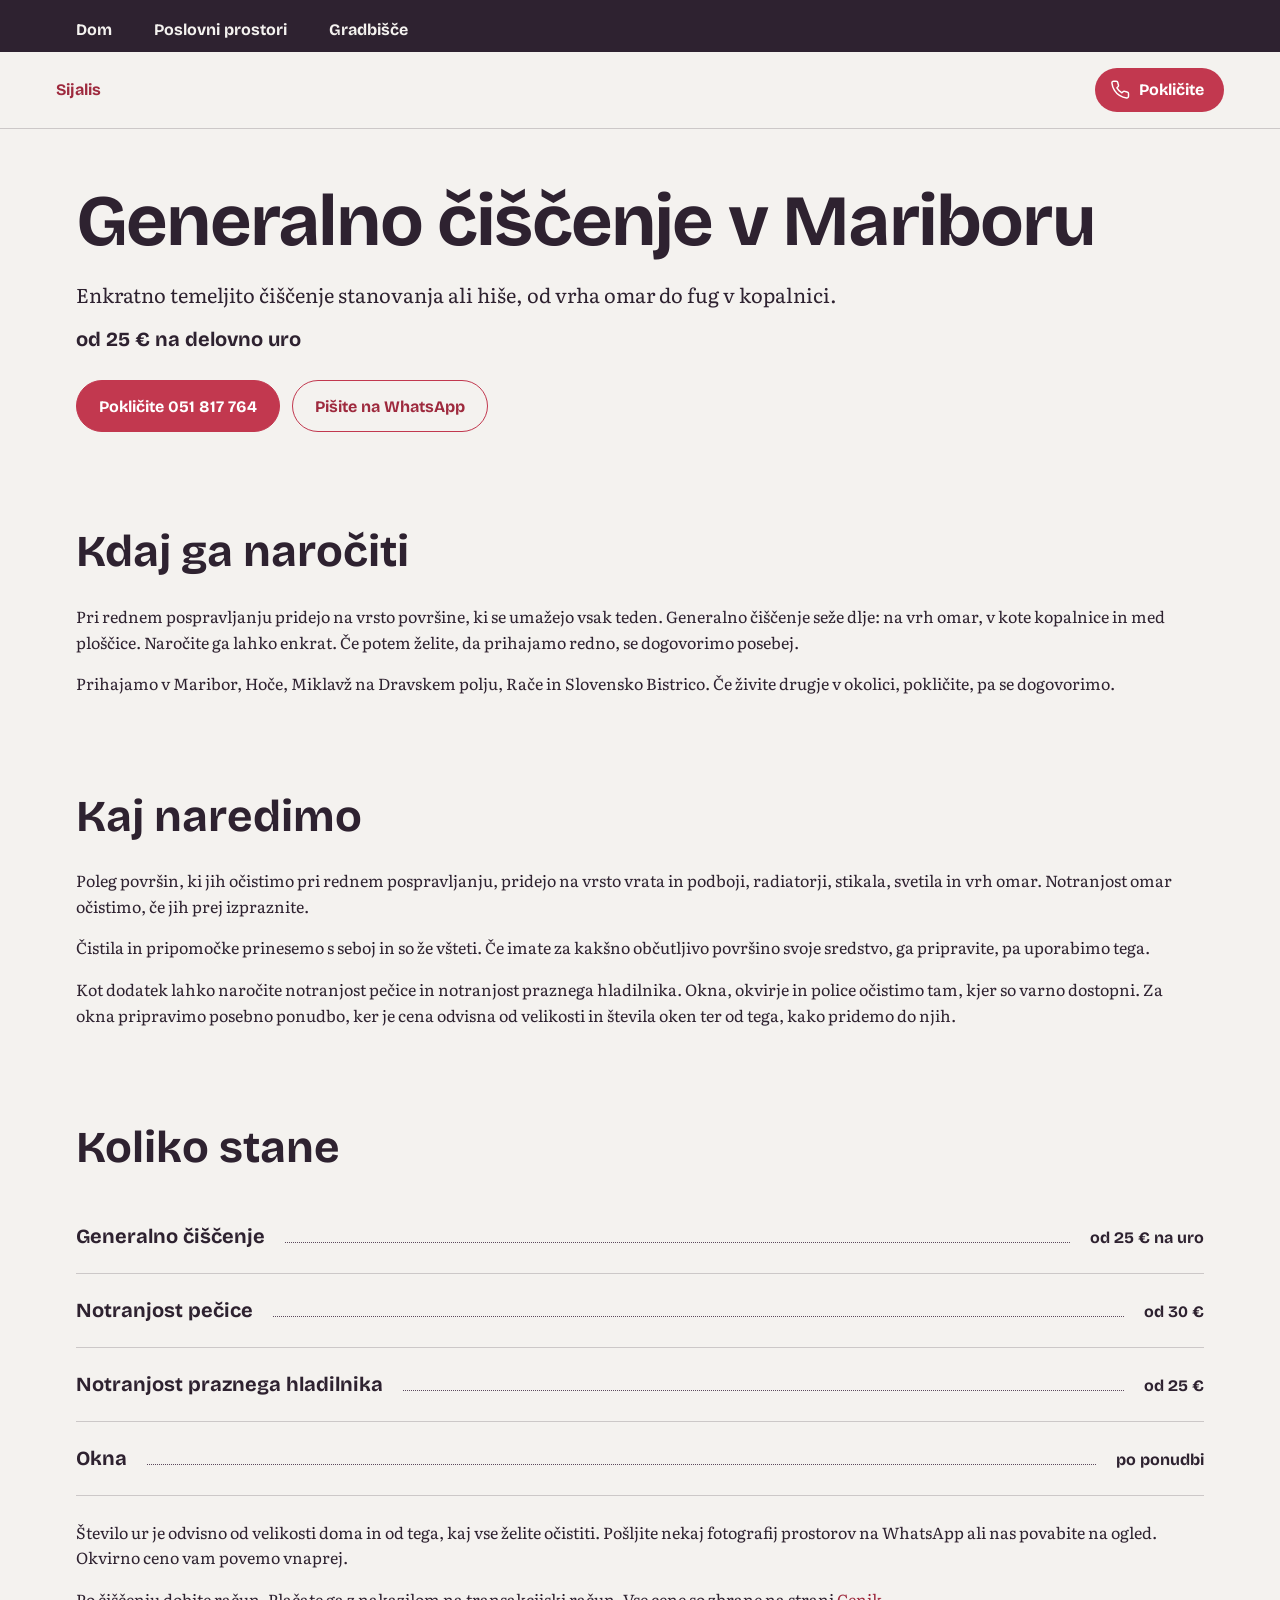
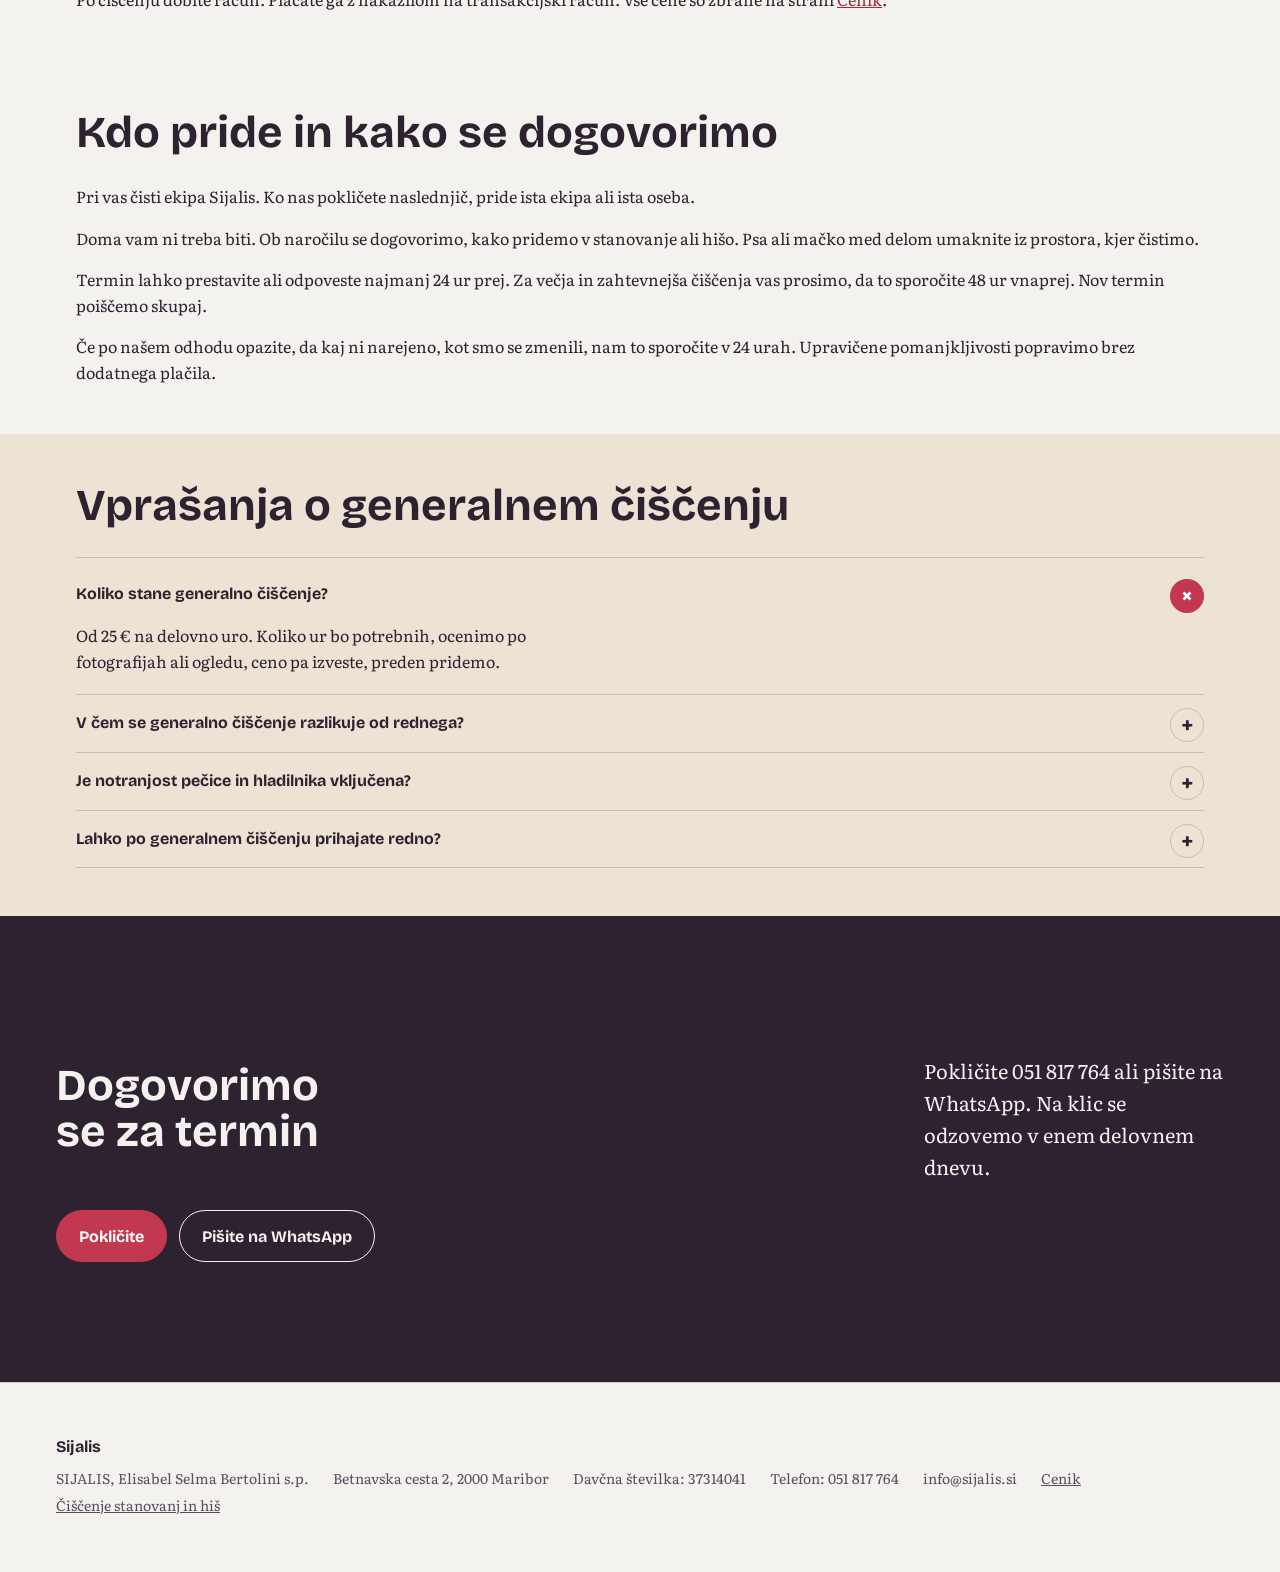
<file: generalno-ciscenje/index.html>
<!doctype html>
<html lang="sl">
<head>
<meta charset="utf-8">
<meta name="viewport" content="width=device-width, initial-scale=1, viewport-fit=cover">
<title>Generalno čiščenje v Mariboru | Sijalis</title>
<meta name="description" content="Enkratno temeljito čiščenje stanovanja ali hiše v Mariboru in okolici, od 25 € na delovno uro. Ceno povemo po fotografijah ali ogledu.">
<link rel="canonical" href="https://sijalis.si/generalno-ciscenje/">
<meta name="theme-color" content="#f4f2ef">
<meta property="og:title" content="Generalno čiščenje v Mariboru | Sijalis">
<meta property="og:description" content="Temeljito čiščenje doma od vrha omar do fug v kopalnici, od 25 € na delovno uro.">
<meta property="og:type" content="website">
<meta property="og:locale" content="sl_SI">
<meta property="og:url" content="https://sijalis.si/generalno-ciscenje/">
<meta property="og:image" content="https://sijalis.si/deljenje/sijalis-dom.png">
<meta property="og:image:width" content="1200">
<meta property="og:image:height" content="630">
<meta property="og:image:alt" content="Tloris stanovanja na listu načrta in napis Sijalis, čiščenje stanovanj v Mariboru">
<meta name="twitter:card" content="summary_large_image">
<link rel="icon" href="../favicon.ico">
<link rel="stylesheet" href="../fonts.css">
<link rel="stylesheet" href="../dom/style.css">
<link rel="stylesheet" href="style.css">
<script type="application/ld+json">
{
 "@context": "https://schema.org",
 "@graph": [
  {
   "@type": "Service",
   "serviceType": "Generalno čiščenje",
   "name": "Generalno čiščenje",
   "url": "https://sijalis.si/generalno-ciscenje/",
   "provider": {"@id": "https://sijalis.si/#podjetje"},
   "areaServed": ["Maribor", "Hoče", "Miklavž na Dravskem polju", "Rače", "Slovenska Bistrica"],
   "offers": {"@type": "Offer", "priceSpecification": {"@type": "UnitPriceSpecification", "minPrice": 25, "priceCurrency": "EUR", "unitText": "ura"}}
  },
  {
   "@type": "FAQPage",
   "mainEntity": [
    {
     "@type": "Question",
     "name": "Koliko stane generalno čiščenje?",
     "acceptedAnswer": {"@type": "Answer", "text": "Od 25 € na delovno uro. Koliko ur bo potrebnih, ocenimo po fotografijah ali ogledu, ceno pa izveste, preden pridemo."}
    },
    {
     "@type": "Question",
     "name": "V čem se generalno čiščenje razlikuje od rednega?",
     "acceptedAnswer": {"@type": "Answer", "text": "Redno čiščenje je za površine, ki se umažejo sproti, in stane od 22 € na uro. Generalno je enkratno in seže tudi do vrha omar in fug v kopalnici. Stane od 25 € na uro."}
    },
    {
     "@type": "Question",
     "name": "Je notranjost pečice in hladilnika vključena?",
     "acceptedAnswer": {"@type": "Answer", "text": "Ne, to sta dodatka. Notranjost pečice stane od 30 €, notranjost praznega hladilnika od 25 €. Povejte ob naročilu, če ju želite."}
    },
    {
     "@type": "Question",
     "name": "Lahko po generalnem čiščenju prihajate redno?",
     "acceptedAnswer": {"@type": "Answer", "text": "Da. Redno čiščenje naročite tedensko ali na dva tedna, stane od 22 € na uro. Prihaja ista ekipa ali ista oseba."}
    }
   ]
  },
  {
   "@type": "BreadcrumbList",
   "itemListElement": [
    {"@type": "ListItem", "position": 1, "name": "Sijalis", "item": "https://sijalis.si/"},
    {"@type": "ListItem", "position": 2, "name": "Dom", "item": "https://sijalis.si/dom/"},
    {"@type": "ListItem", "position": 3, "name": "Generalno čiščenje", "item": "https://sijalis.si/generalno-ciscenje/"}
   ]
  }
 ]
}
</script>
</head>
<body>
<a class="preskok" href="#main">Na vsebino</a>

<nav class="preklop" aria-label="Za koga čistimo">
  <a href="../dom/">Dom</a>
  <a href="../poslovni-prostori/">Poslovni prostori</a>
  <a href="../gradbisce/">Gradbišče</a>
</nav>

<header class="glava">
  <a class="znak" href="../">Sijalis</a>
  <a class="klic" href="tel:+38651817764" aria-label="Pokličite Sijalis na 051 817 764"><svg class="gik" viewBox="0 0 24 24" aria-hidden="true" focusable="false"><path d="M21 16.4v3.1a2 2 0 0 1-2.2 2 19.6 19.6 0 0 1-8.6-3.1 19.3 19.3 0 0 1-6-6A19.6 19.6 0 0 1 1.1 3.7 2 2 0 0 1 3.1 1.5h3.1a2 2 0 0 1 2 1.7c.1 1 .4 1.9.7 2.8a2 2 0 0 1-.5 2.1L7.1 9.4a16 16 0 0 0 6 6l1.3-1.3a2 2 0 0 1 2.1-.5c.9.3 1.8.6 2.8.7a2 2 0 0 1 1.7 2z"/></svg><span class="klic-besedilo">Pokličite</span></a>
</header>

<main id="main" class="storitev-stran">
  <section class="blok">
    <h1>Generalno čiščenje v&nbsp;Mariboru</h1>
    <p class="uvod">Enkratno temeljito čiščenje stanovanja ali hiše, od vrha omar do fug v&nbsp;kopalnici.</p>
    <p class="cena">od 25&nbsp;€ na delovno uro</p>
    <div class="gumbi">
      <a class="gumb polni" href="tel:+38651817764" aria-label="Pokličite Sijalis na 051 817 764">Pokličite 051&nbsp;817&nbsp;764</a>
      <a class="gumb obrobni wa" href="https://wa.me/38651817764" aria-label="Pišite Sijalis na WhatsApp">Pišite na WhatsApp</a>
    </div>
  </section>

  <section class="blok besedilo">
    <h2>Kdaj ga naročiti</h2>
    <p>Pri rednem pospravljanju pridejo na vrsto površine, ki se umažejo vsak teden. Generalno čiščenje seže dlje: na vrh omar, v kote kopalnice in med ploščice. Naročite ga lahko enkrat. Če potem želite, da prihajamo redno, se dogovorimo posebej.</p>
    <p>Prihajamo v&nbsp;Maribor, Hoče, Miklavž na Dravskem polju, Rače in Slovensko Bistrico. Če živite drugje v&nbsp;okolici, pokličite, pa se dogovorimo.</p>
  </section>

  <section class="blok besedilo">
    <h2>Kaj naredimo</h2>
    <p>Poleg površin, ki jih očistimo pri rednem pospravljanju, pridejo na vrsto vrata in podboji, radiatorji, stikala, svetila in vrh omar. Notranjost omar očistimo, če jih prej izpraznite.</p>
    <p>Čistila in pripomočke prinesemo s&nbsp;seboj in so že všteti. Če imate za kakšno občutljivo površino svoje sredstvo, ga pripravite, pa uporabimo tega.</p>
    <p>Kot dodatek lahko naročite notranjost pečice in notranjost praznega hladilnika. Okna, okvirje in police očistimo tam, kjer so varno dostopni. Za okna pripravimo posebno ponudbo, ker je cena odvisna od velikosti in števila oken ter od tega, kako pridemo do njih.</p>
  </section>

  <section class="blok besedilo" id="cena">
    <h2>Koliko stane</h2>
    <ul class="storitve-sez">
      <li><h3>Generalno čiščenje</h3><span class="vodilo" aria-hidden="true"></span><p class="od">od 25&nbsp;€ na uro</p></li>
      <li><h3>Notranjost pečice</h3><span class="vodilo" aria-hidden="true"></span><p class="od">od 30&nbsp;€</p></li>
      <li><h3>Notranjost praznega hladilnika</h3><span class="vodilo" aria-hidden="true"></span><p class="od">od 25&nbsp;€</p></li>
      <li><h3>Okna</h3><span class="vodilo" aria-hidden="true"></span><p class="od">po ponudbi</p></li>
    </ul>
    <p>Število ur je odvisno od velikosti doma in od tega, kaj vse želite očistiti. Pošljite nekaj fotografij prostorov na WhatsApp ali nas povabite na ogled. Okvirno ceno vam povemo vnaprej.</p>
    <p>Po čiščenju dobite račun. Plačate ga z&nbsp;nakazilom na transakcijski račun. Vse cene so zbrane na strani <a href="../cenik/">Cenik</a>.</p>
  </section>

  <section class="blok besedilo">
    <h2>Kdo pride in kako se dogovorimo</h2>
    <p>Pri vas čisti ekipa Sijalis. Ko nas pokličete naslednjič, pride ista ekipa ali ista oseba.</p>
    <p>Doma vam ni treba biti. Ob naročilu se dogovorimo, kako pridemo v&nbsp;stanovanje ali hišo. Psa ali mačko med delom umaknite iz prostora, kjer čistimo.</p>
    <p>Termin lahko prestavite ali odpoveste najmanj 24 ur prej. Za večja in zahtevnejša čiščenja vas prosimo, da to sporočite 48 ur vnaprej. Nov termin poiščemo skupaj.</p>
    <p>Če po našem odhodu opazite, da kaj ni narejeno, kot smo se zmenili, nam to sporočite v&nbsp;24 urah. Upravičene pomanjkljivosti popravimo brez dodatnega plačila.</p>
  </section>

  <section class="blok vprasanja" id="vprasanja">
    <h2>Vprašanja o&nbsp;generalnem čiščenju</h2>
    <div class="harmonika">
      <details open>
        <summary>Koliko stane generalno čiščenje?</summary>
        <p>Od 25&nbsp;€ na delovno uro. Koliko ur bo potrebnih, ocenimo po fotografijah ali ogledu, ceno pa izveste, preden pridemo.</p>
      </details>
      <details>
        <summary>V čem se generalno čiščenje razlikuje od rednega?</summary>
        <p>Redno čiščenje je za površine, ki se umažejo sproti, in stane od 22&nbsp;€ na uro. Generalno je enkratno in seže tudi do vrha omar in fug v&nbsp;kopalnici. Stane od 25&nbsp;€ na uro.</p>
      </details>
      <details>
        <summary>Je notranjost pečice in hladilnika vključena?</summary>
        <p>Ne, to sta dodatka. Notranjost pečice stane od 30&nbsp;€, notranjost praznega hladilnika od 25&nbsp;€. Povejte ob naročilu, če ju želite.</p>
      </details>
      <details>
        <summary>Lahko po generalnem čiščenju prihajate redno?</summary>
        <p>Da. Redno čiščenje naročite tedensko ali na dva tedna, stane od 22&nbsp;€ na uro. Prihaja ista ekipa ali ista oseba.</p>
      </details>
    </div>
  </section>

  <section class="poziv" id="kontakt">
    <h2>Dogovorimo se za termin</h2>
    <p>Pokličite 051&nbsp;817&nbsp;764 ali pišite na WhatsApp. Na klic se odzovemo v&nbsp;enem delovnem dnevu.</p>
    <div class="gumbi">
      <a class="gumb polni" href="tel:+38651817764" aria-label="Pokličite Sijalis na 051 817 764">Pokličite</a>
      <a class="gumb obrobni-svetli wa" href="https://wa.me/38651817764" aria-label="Pišite Sijalis na WhatsApp">Pišite na WhatsApp</a>
    </div>
  </section>
</main>

<footer class="noga" id="noga">
  <p class="znak">Sijalis</p>
  <ul class="podatki">
    <li>SIJALIS, Elisabel Selma Bertolini s.p.</li><li>Betnavska cesta 2, 2000 Maribor</li><li>Davčna številka: 37314041</li>
    <li>Telefon: 051&nbsp;817&nbsp;764</li><li>info@sijalis.si</li><li><a href="../cenik/">Cenik</a></li><li><a href="../dom/">Čiščenje stanovanj in hiš</a></li>
  </ul>
</footer>
</body>
</html>
</file>
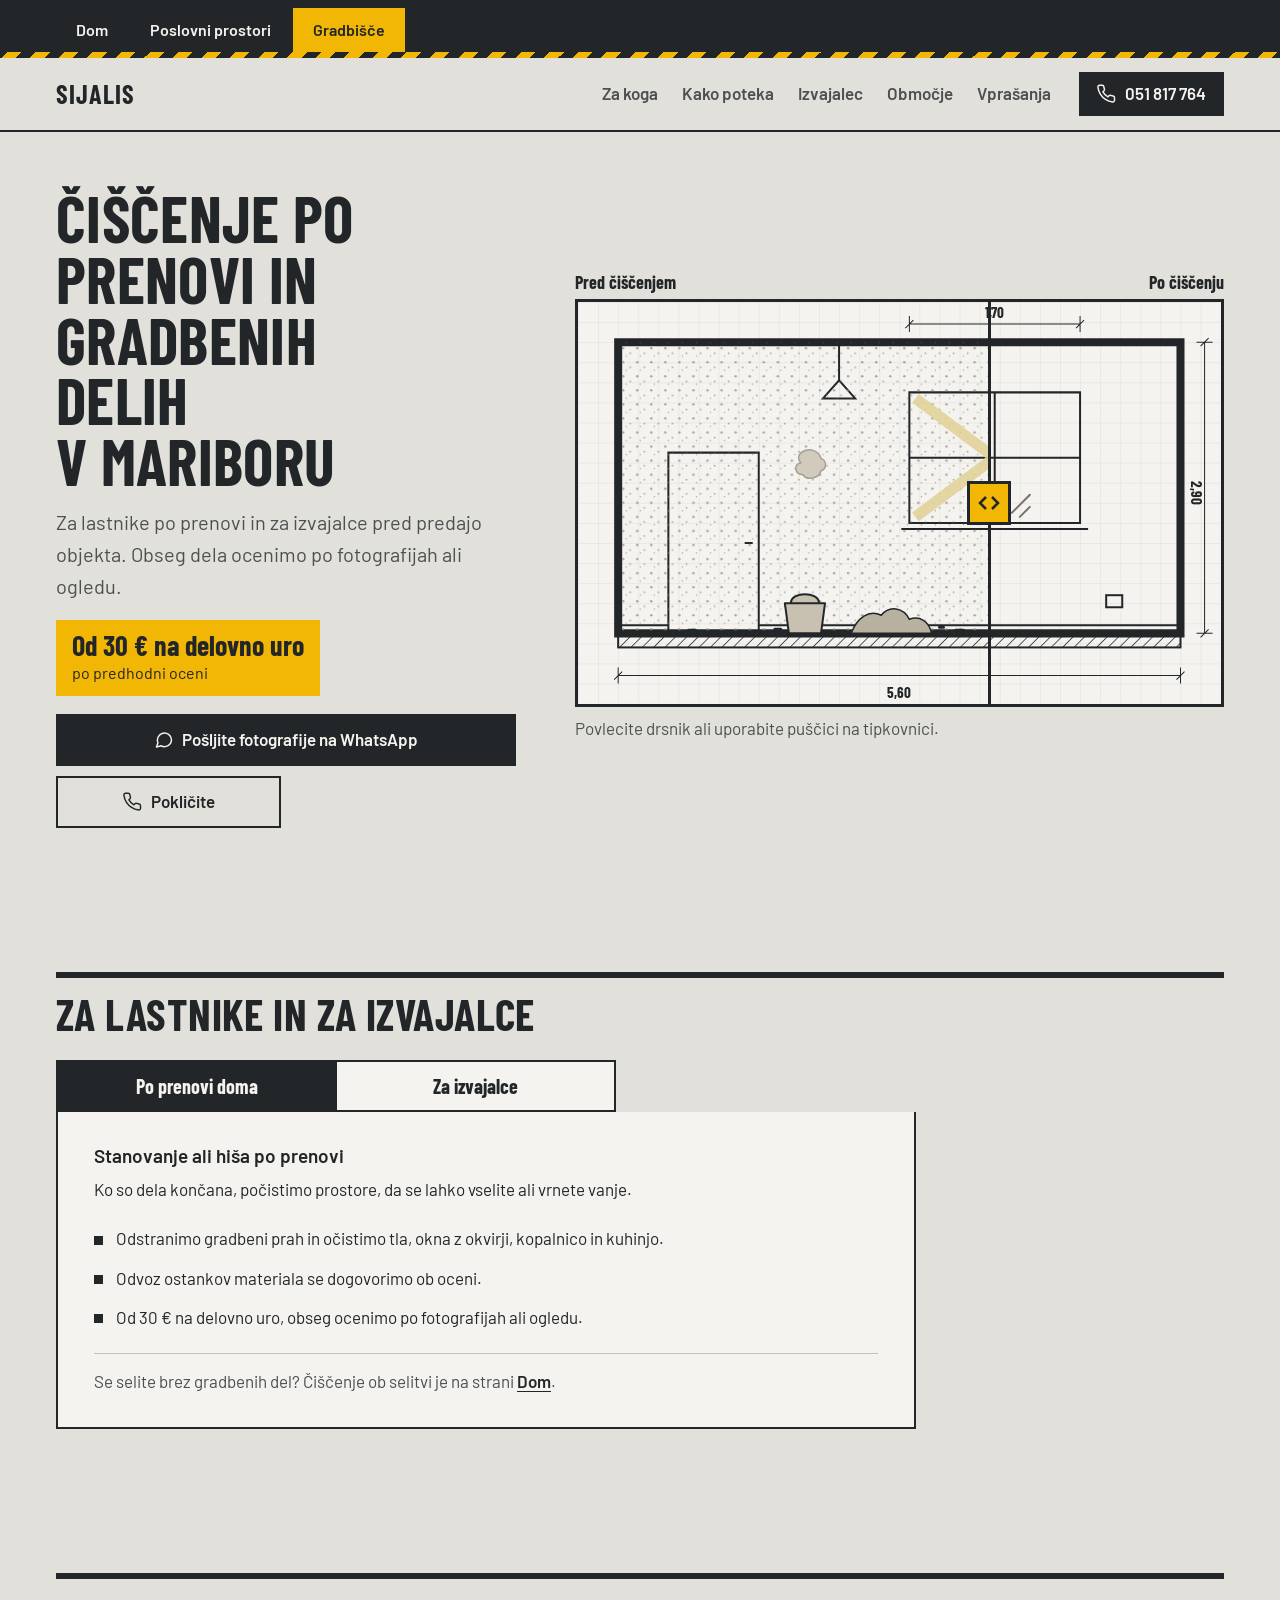
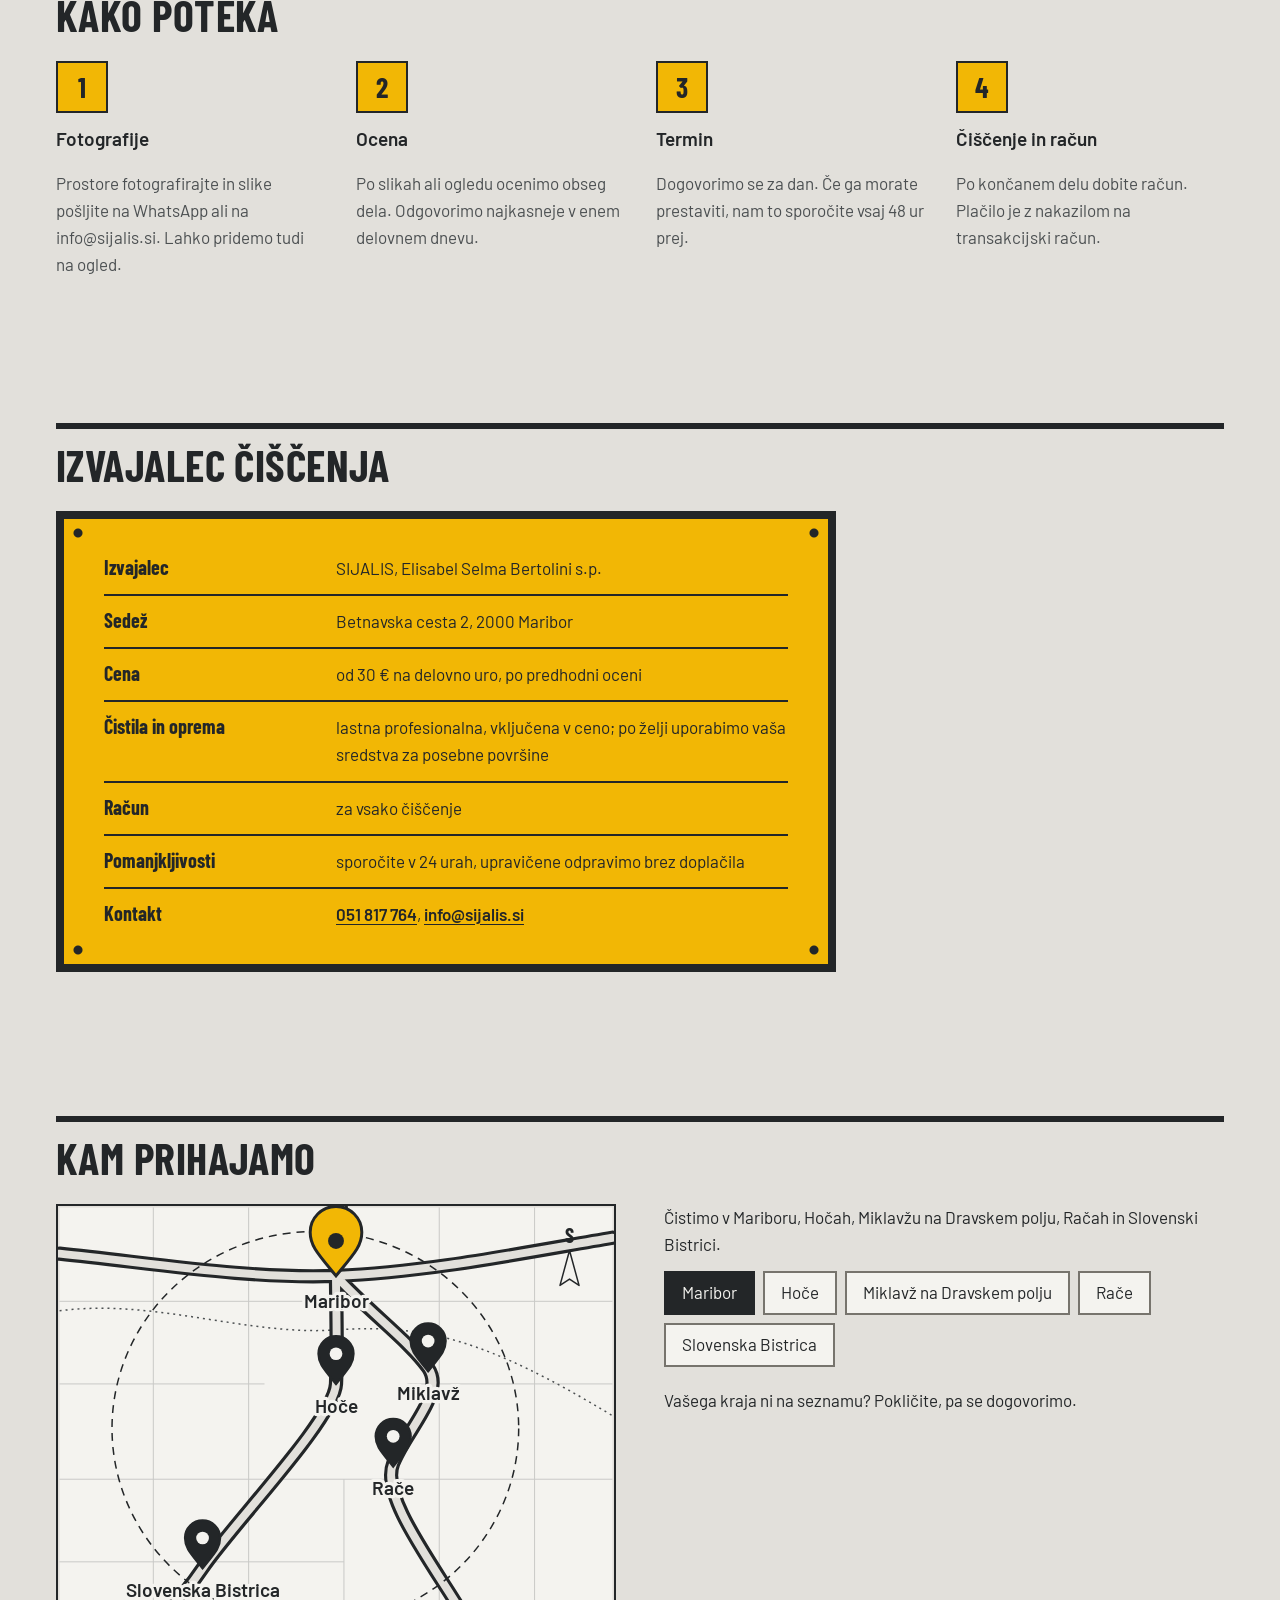
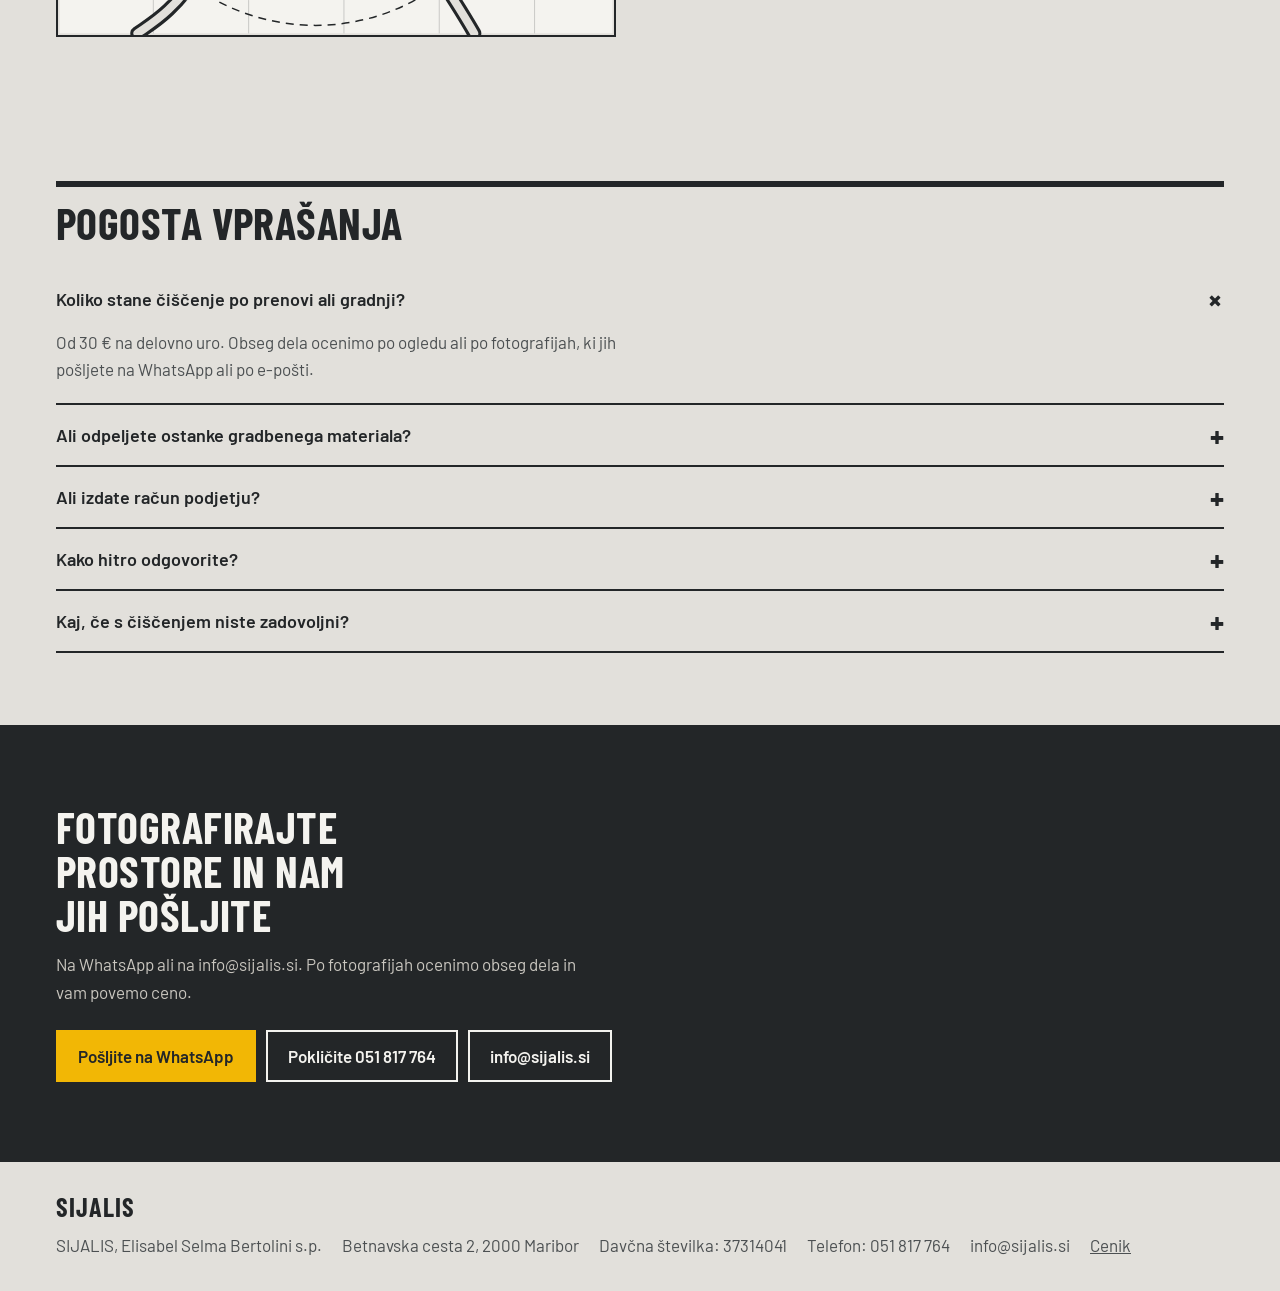
<file: gradbisce/index.html>
<!doctype html>
<html lang="sl">
<head>
<meta charset="utf-8">
<meta name="viewport" content="width=device-width, initial-scale=1, viewport-fit=cover">
<title>Čiščenje po prenovi in gradbenih delih v Mariboru | Sijalis</title>
<meta name="description" content="Čiščenje stanovanj, hiš in objektov po prenovi oziroma gradbenih delih v Mariboru in okolici. Od 30 € na delovno uro, po predhodni oceni.">
<link rel="canonical" href="https://sijalis.si/gradbisce/">
<meta name="theme-color" content="#232628">
<meta property="og:title" content="Čiščenje po prenovi in gradbenih delih v Mariboru | Sijalis">
<meta property="og:description" content="Za lastnike po prenovi in za izvajalce pred predajo objekta. Fotografije prostorov pošljite na WhatsApp, obseg dela ocenimo po njih.">
<meta property="og:site_name" content="Sijalis">
<meta property="og:type" content="website">
<meta property="og:locale" content="sl_SI">
<meta property="og:url" content="https://sijalis.si/gradbisce/">
<meta property="og:image" content="https://sijalis.si/deljenje/sijalis-gradnja.png">
<meta property="og:image:width" content="1200">
<meta property="og:image:height" content="630">
<meta property="og:image:alt" content="Risba prostora pred čiščenjem in po njem ter napis Sijalis, čiščenje po gradbenih delih v Mariboru">
<meta name="twitter:card" content="summary_large_image">
<link rel="icon" href="../favicon.ico">
<link rel="preload" href="../fonts/barlow-condensed-latin-700-normal.woff2" as="font" type="font/woff2" crossorigin>
<link rel="preload" href="../fonts/barlow-latin-400-normal.woff2" as="font" type="font/woff2" crossorigin>
<link rel="stylesheet" href="../fonts.css">
<link rel="stylesheet" href="style.css">
<script type="application/ld+json">
{
 "@context": "https://schema.org",
 "@graph": [
  {
   "@type": "HomeAndConstructionBusiness",
   "@id": "https://sijalis.si/#podjetje",
   "name": "Sijalis",
   "telephone": "+386 51 817 764",
   "url": "https://sijalis.si/",
   "legalName": "SIJALIS, Elisabel Selma Bertolini s.p.",
   "taxID": "37314041",
   "address": {
    "@type": "PostalAddress",
    "streetAddress": "Betnavska cesta 2",
    "postalCode": "2000",
    "addressLocality": "Maribor",
    "addressCountry": "SI"
   },
   "areaServed": ["Maribor", "Hoče", "Miklavž na Dravskem polju", "Rače", "Slovenska Bistrica"]
  },
  {
   "@type": "Service",
   "name": "Čiščenje po prenovi in gradbenih delih",
   "description": "Čiščenje stanovanj, hiš in objektov po prenovi oziroma gradbenih delih, po predhodni oceni. Za lastnike po prenovi in za izvajalce pred predajo objekta.",
   "url": "https://sijalis.si/gradbisce/",
   "provider": {"@id": "https://sijalis.si/#podjetje"},
   "areaServed": ["Maribor", "Hoče", "Miklavž na Dravskem polju", "Rače", "Slovenska Bistrica"],
   "offers": {"@type": "Offer", "priceSpecification": {"@type": "UnitPriceSpecification", "minPrice": 30, "priceCurrency": "EUR", "unitText": "ura"}}
  },
  {
   "@type": "FAQPage",
   "mainEntity": [
    {
     "@type": "Question",
     "name": "Koliko stane čiščenje po prenovi ali gradnji?",
     "acceptedAnswer": {"@type": "Answer", "text": "Od 30 € na delovno uro. Obseg dela ocenimo po ogledu ali po fotografijah, ki jih pošljete na WhatsApp ali po e-pošti."}
    },
    {
     "@type": "Question",
     "name": "Ali izdate račun podjetju?",
     "acceptedAnswer": {"@type": "Answer", "text": "Da, račun dobi vsaka stranka. Plačilo je z nakazilom na transakcijski račun."}
    },
    {
     "@type": "Question",
     "name": "Kako hitro odgovorite?",
     "acceptedAnswer": {"@type": "Answer", "text": "Na klic ali sporočilo odgovorimo najkasneje v enem delovnem dnevu."}
    },
    {
     "@type": "Question",
     "name": "Kaj, če s čiščenjem niste zadovoljni?",
     "acceptedAnswer": {"@type": "Answer", "text": "Povejte nam v 24 urah po čiščenju. Upravičene pomanjkljivosti čim prej odpravimo brez doplačila."}
    }
   ]
  },
  {
   "@type": "BreadcrumbList",
   "itemListElement": [
    {"@type": "ListItem", "position": 1, "name": "Sijalis", "item": "https://sijalis.si/"},
    {"@type": "ListItem", "position": 2, "name": "Gradbišče", "item": "https://sijalis.si/gradbisce/"}
   ]
  }
 ]
}
</script>
<script>document.documentElement.classList.add("js")</script>
</head>
<body>
<a class="preskok" href="#main">Na vsebino</a>

<nav class="preklop" aria-label="Za koga čistimo">
  <a href="../dom/">Dom</a>
  <a href="../poslovni-prostori/">Poslovni prostori</a>
  <a href="../gradbisce/" aria-current="page">Gradbišče</a>
</nav>

<header class="glava">
  <a class="znak" href="../">Sijalis</a>
  <nav aria-label="Glavna navigacija">
    <a href="#za-koga">Za koga</a>
    <a href="#kako">Kako poteka</a>
    <a href="#izvajalec">Izvajalec</a>
    <a href="#obmocje">Območje</a>
    <a href="#vprasanja">Vprašanja</a>
  </nav>
  <a class="klic" href="tel:+38651817764" aria-label="Pokličite Sijalis na 051 817 764"><svg class="gik" viewBox="0 0 24 24" aria-hidden="true" focusable="false"><path d="M21 16.4v3.1a2 2 0 0 1-2.2 2 19.6 19.6 0 0 1-8.6-3.1 19.3 19.3 0 0 1-6-6A19.6 19.6 0 0 1 1.1 3.7 2 2 0 0 1 3.1 1.5h3.1a2 2 0 0 1 2 1.7c.1 1 .4 1.9.7 2.8a2 2 0 0 1-.5 2.1L7.1 9.4a16 16 0 0 0 6 6l1.3-1.3a2 2 0 0 1 2.1-.5c.9.3 1.8.6 2.8.7a2 2 0 0 1 1.7 2z"/></svg><span class="klic-besedilo">051&nbsp;817&nbsp;764</span></a>
</header>

<main id="main">
  <section class="vrh" id="vrh">
    <div class="vrh-besedilo">
      <h1>Čiščenje po prenovi in gradbenih delih v&nbsp;Mariboru</h1>
      <p class="uvod">Za lastnike po prenovi in za izvajalce pred predajo objekta. Obseg dela ocenimo po fotografijah ali ogledu.</p>
      <p class="cena">Od 30&nbsp;€ na delovno uro <span>po predhodni oceni</span></p>
      <div class="gumbi">
        <a class="gumb polni wa" href="https://wa.me/38651817764?text=Pozdravljeni%2C%20po%C5%A1iljam%20fotografije%20prostorov%20za%20%C4%8Di%C5%A1%C4%8Denje%20po%20gradbenih%20delih." aria-label="Pošljite fotografije Sijalis na WhatsApp"><svg class="gik" viewBox="0 0 24 24" aria-hidden="true" focusable="false"><path d="M21 11.5a8.5 8.5 0 0 1-12.6 7.4L3 20.5l1.7-5A8.5 8.5 0 1 1 21 11.5z"/></svg>Pošljite fotografije na WhatsApp</a>
        <a class="gumb obrobni" href="tel:+38651817764" aria-label="Pokličite Sijalis na 051 817 764"><svg class="gik" viewBox="0 0 24 24" aria-hidden="true" focusable="false"><path d="M21 16.4v3.1a2 2 0 0 1-2.2 2 19.6 19.6 0 0 1-8.6-3.1 19.3 19.3 0 0 1-6-6A19.6 19.6 0 0 1 1.1 3.7 2 2 0 0 1 3.1 1.5h3.1a2 2 0 0 1 2 1.7c.1 1 .4 1.9.7 2.8a2 2 0 0 1-.5 2.1L7.1 9.4a16 16 0 0 0 6 6l1.3-1.3a2 2 0 0 1 2.1-.5c.9.3 1.8.6 2.8.7a2 2 0 0 1 1.7 2z"/></svg>Pokličite</a>
      </div>
    </div>

    <figure class="primerjava-okvir">
      <div class="oznake" aria-hidden="true"><span>Pred čiščenjem</span><span>Po čiščenju</span></div>
      <div class="primerjava" id="primerjava">
        <svg class="risba po" viewBox="0 0 640 400" role="img" aria-labelledby="risba-opis" focusable="false">
          <defs>
            <pattern id="mreza" width="20" height="20" patternUnits="userSpaceOnUse"><path d="M20 0H0V20"/></pattern>
            <pattern id="srafura" width="8" height="8" patternUnits="userSpaceOnUse" patternTransform="rotate(45)"><path d="M0 0V8"/></pattern>
            <pattern id="prah" width="14" height="14" patternUnits="userSpaceOnUse"><circle cx="3" cy="4" r="1.2"/><circle cx="10" cy="9" r="0.9"/><circle cx="6" cy="12" r="0.7"/></pattern>
            <symbol id="osnova" viewBox="0 0 640 400">
              <rect class="mreza" width="640" height="400"/>
              <rect class="tla" x="40" y="330" width="560" height="14"/>
              <path class="stena" d="M40 40H600V330H40Z"/>
              <path class="tanko" d="M40 322H90M180 322H600"/>
              <path class="tanko" d="M90 330V150H180V330M166 240h8"/>
              <path class="tanko" d="M330 90H500V220H330ZM415 90V220M330 155H500M322 226H508"/>
              <path class="tanko" d="M260 40V78M244 96L260 78L276 96Z"/>
              <rect class="tanko" x="526" y="292" width="16" height="12"/>
              <path class="kota" d="M40 372H600M40 364V380M600 364V380M36 376l8-8M596 376l8-8M624 40V330M616 40H632M616 330H632M620 44l8-8M620 334l8-8M330 22H500M330 14V30M500 14V30M326 26l8-8M496 26l8-8"/>
              <text class="kota-besedilo" x="320" y="394">5,60</text>
              <text class="kota-besedilo" x="415" y="16">1,70</text>
              <text class="kota-besedilo" x="610" y="190" transform="rotate(90 610 190)">2,90</text>
            </symbol>
          </defs>
          <title id="risba-opis">Risba sobe z vrati in oknom. Na levi strani pred čiščenjem s prahom, ostanki ometa, lestvijo in vedrom, na desni po čiščenju.</title>
          <rect class="papir" width="640" height="400"/>
          <use href="#osnova"/>
          <path class="sij" d="M346 140l20-20M352 148l30-30M432 210l18-18M440 214l10-10"/>
        </svg>
        <svg class="risba pred" viewBox="0 0 640 400" aria-hidden="true" focusable="false">
          <rect class="papir" width="640" height="400"/>
          <use href="#osnova"/>
          <rect class="prah" x="40" y="40" width="560" height="290"/>
          <path class="trak" d="M336 96L494 214M494 96L336 214"/>
          <path class="madez" d="M222 150c8-6 18-2 20 6 6 2 6 10 0 12-2 8-14 10-18 4-8 0-10-10-2-12-4-4-2-8 0-10zM548 112c6-4 14 0 14 6 4 4 0 10-6 8-6 4-12-2-10-6-4-2-2-8 2-8z"/>
          <path class="lestev" d="M524 330L548 150L572 330M531 286h34M536 246h24M541 206h14"/>
          <path class="vedro" d="M206 300h40l-4 30h-32zM212 300c0-12 28-12 28 0"/>
          <path class="kup" d="M272 330c6-16 18-24 30-18 8-10 22-8 28 4 10-4 20 2 22 14zM420 330c4-10 12-14 20-10 6-6 14-4 18 4 6-2 12 2 12 6z"/>
          <path class="drobir" d="M196 326h6M360 324h4M376 327h8M480 325h5M110 327h7M590 326h4"/>
        </svg>
        <span class="crta-x" aria-hidden="true"></span>
        <input class="drsnik" id="drsnik" type="range" min="0" max="100" value="65" step="1" aria-label="Primerjava pred čiščenjem in po njem">
      </div>
      <figcaption>Povlecite drsnik ali uporabite puščici na tipkovnici.</figcaption>
    </figure>
  </section>

  <section class="odsek za-koga" id="za-koga">
    <h2>Za lastnike in za izvajalce</h2>
    <div class="zavihki" role="tablist" aria-label="Za koga">
      <button type="button" role="tab" id="z-dom" aria-controls="p-dom" aria-selected="true">Po prenovi doma</button>
      <button type="button" role="tab" id="z-izv" aria-controls="p-izv" aria-selected="false">Za izvajalce</button>
    </div>
    <div class="plosce">
      <div class="plosca" role="tabpanel" id="p-dom" aria-labelledby="z-dom" tabindex="0">
        <h3>Stanovanje ali hiša po prenovi</h3>
        <p>Ko so dela končana, počistimo prostore, da se lahko vselite ali vrnete vanje.</p>
        <ul class="seznam">
          <li>Odstranimo gradbeni prah in očistimo tla, okna z&nbsp;okvirji, kopalnico in kuhinjo.</li>
          <li>Odvoz ostankov materiala se dogovorimo ob oceni.</li>
          <li>Od 30&nbsp;€ na delovno uro, obseg ocenimo po fotografijah ali ogledu.</li>
        </ul>
        <p class="napotek">Se selite brez gradbenih del? Čiščenje ob selitvi je na strani <a href="../dom/">Dom</a>.</p>
      </div>
      <div class="plosca" role="tabpanel" id="p-izv" aria-labelledby="z-izv" tabindex="0">
        <h3>Objekt pred predajo</h3>
        <p>Gradbenim podjetjem in obrtnikom počistimo stanovanje, hišo ali poslovni prostor, preden ga predajo naročniku.</p>
        <ul class="seznam">
          <li>Termin prilagodimo vašemu roku predaje, zato ga povejte že ob naročilu.</li>
          <li>Čistimo stanovanja, hiše in poslovne prostore, večje objekte po ogledu.</li>
          <li>Račun izstavimo podjetju.</li>
        </ul>
      </div>
    </div>
  </section>

  <section class="odsek kako" id="kako">
    <h2>Kako poteka</h2>
    <ol class="koraki">
      <li><h3>Fotografije</h3><p>Prostore fotografirajte in slike pošljite na WhatsApp ali na info@sijalis.si. Lahko pridemo tudi na ogled.</p></li>
      <li><h3>Ocena</h3><p>Po slikah ali ogledu ocenimo obseg dela. Odgovorimo najkasneje v&nbsp;enem delovnem dnevu.</p></li>
      <li><h3>Termin</h3><p>Dogovorimo se za dan. Če ga morate prestaviti, nam to sporočite vsaj 48 ur prej.</p></li>
      <li><h3>Čiščenje in račun</h3><p>Po končanem delu dobite račun. Plačilo je z&nbsp;nakazilom na transakcijski račun.</p></li>
    </ol>
  </section>

  <section class="odsek izvajalec" id="izvajalec">
    <h2>Izvajalec čiščenja</h2>
    <dl class="tabla">
      <div><dt>Izvajalec</dt><dd>SIJALIS, Elisabel Selma Bertolini s.p.</dd></div>
      <div><dt>Sedež</dt><dd>Betnavska cesta 2, 2000 Maribor</dd></div>
      <div><dt>Cena</dt><dd>od 30&nbsp;€ na delovno uro, po predhodni oceni</dd></div>
      <div><dt>Čistila in oprema</dt><dd>lastna profesionalna, vključena v&nbsp;ceno; po želji uporabimo vaša sredstva za posebne površine</dd></div>
      <div><dt>Račun</dt><dd>za vsako čiščenje</dd></div>
      <div><dt>Pomanjkljivosti</dt><dd>sporočite v&nbsp;24 urah, upravičene odpravimo brez doplačila</dd></div>
      <div><dt>Kontakt</dt><dd><a href="tel:+38651817764">051&nbsp;817&nbsp;764</a>, <a href="mailto:info@sijalis.si">info@sijalis.si</a></dd></div>
    </dl>
  </section>

  <section class="odsek obmocje" id="obmocje">
    <h2>Kam prihajamo</h2>
    <div class="vsebina">
      <div class="karta">
        <svg viewBox="0 0 350 270" role="group" aria-label="Kam prihajamo" focusable="false">
          <rect class="kopno" x="1" y="1" width="348" height="268"/>
          <path class="ulica" d="M1 60H349M1 112H130M220 112H349M1 172H349M1 224H180M60 1V269M120 1V269M240 1V269M300 1V269M180 172V269"/>
          <path class="reka" d="M1 66C60 58 120 82 175 78S270 84 349 132"/>
          <path class="cesta" d="M178 1C176 20 175 30 175 44S176 90 175 112 110 200 91 228 60 262 50 269M175 44C195 66 222 86 233 102S220 140 211 162 240 230 262 269M1 30C60 36 120 46 175 44S290 30 349 20"/>
          <path class="cesta-notri" d="M178 1C176 20 175 30 175 44S176 90 175 112 110 200 91 228 60 262 50 269M175 44C195 66 222 86 233 102S220 140 211 162 240 230 262 269M1 30C60 36 120 46 175 44S290 30 349 20"/>
          <ellipse class="krog" cx="162" cy="140" rx="128" ry="124"/>
          <g class="sever" transform="translate(322 42)"><path d="M0 -14L6 8L0 4L-6 8z"/><text x="0" y="-19">S</text></g>
          <g class="pin glavni" data-kraj="1" transform="translate(175 44)" role="button" tabindex="0" aria-pressed="true" aria-label="Maribor">
            <circle class="zadetek" cx="0" cy="-12" r="26"/><path class="igla" d="M0 0c-9-11-13-15-13-22a13 13 0 0 1 26 0c0 7-4 11-13 22z"/><circle class="srediste" cx="0" cy="-22" r="5"/><text x="0" y="20">Maribor</text>
          </g>
          <g class="pin" data-kraj="2" transform="translate(175 112)" role="button" tabindex="0" aria-pressed="false" aria-label="Hoče">
            <circle class="zadetek" cx="0" cy="-10" r="24"/><path class="igla" d="M0 0c-8-10-11-13-11-19a11 11 0 0 1 22 0c0 6-3 9-11 19z"/><circle class="srediste" cx="0" cy="-19" r="4"/><text x="0" y="18">Hoče</text>
          </g>
          <g class="pin" data-kraj="3" transform="translate(233 104)" role="button" tabindex="0" aria-pressed="false" aria-label="Miklavž na Dravskem polju">
            <circle class="zadetek" cx="0" cy="-10" r="24"/><path class="igla" d="M0 0c-8-10-11-13-11-19a11 11 0 0 1 22 0c0 6-3 9-11 19z"/><circle class="srediste" cx="0" cy="-19" r="4"/><text x="0" y="18">Miklavž</text>
          </g>
          <g class="pin" data-kraj="4" transform="translate(211 164)" role="button" tabindex="0" aria-pressed="false" aria-label="Rače">
            <circle class="zadetek" cx="0" cy="-10" r="24"/><path class="igla" d="M0 0c-8-10-11-13-11-19a11 11 0 0 1 22 0c0 6-3 9-11 19z"/><circle class="srediste" cx="0" cy="-19" r="4"/><text x="0" y="18">Rače</text>
          </g>
          <g class="pin" data-kraj="5" transform="translate(91 228)" role="button" tabindex="0" aria-pressed="false" aria-label="Slovenska Bistrica">
            <circle class="zadetek" cx="0" cy="-10" r="24"/><path class="igla" d="M0 0c-8-10-11-13-11-19a11 11 0 0 1 22 0c0 6-3 9-11 19z"/><circle class="srediste" cx="0" cy="-19" r="4"/><text x="0" y="18">Slovenska Bistrica</text>
          </g>
        </svg>
      </div>
      <div>
        <p>Čistimo v&nbsp;Mariboru, Hočah, Miklavžu na Dravskem polju, Račah in Slovenski Bistrici.</p>
        <ul class="kraji">
          <li><button type="button" data-kraj="1" aria-pressed="true">Maribor</button></li>
          <li><button type="button" data-kraj="2" aria-pressed="false">Hoče</button></li>
          <li><button type="button" data-kraj="3" aria-pressed="false">Miklavž na Dravskem polju</button></li>
          <li><button type="button" data-kraj="4" aria-pressed="false">Rače</button></li>
          <li><button type="button" data-kraj="5" aria-pressed="false">Slovenska Bistrica</button></li>
        </ul>
        <p>Vašega kraja ni na seznamu? Pokličite, pa se dogovorimo.</p>
      </div>
    </div>
  </section>

  <section class="odsek vprasanja" id="vprasanja">
    <h2>Pogosta vprašanja</h2>
    <div class="harmonika">
      <details open>
        <summary>Koliko stane čiščenje po prenovi ali gradnji?</summary>
        <p>Od 30&nbsp;€ na delovno uro. Obseg dela ocenimo po ogledu ali po fotografijah, ki jih pošljete na WhatsApp ali po e-pošti.</p>
      </details>
      <details>
        <summary>Ali odpeljete ostanke gradbenega materiala?</summary>
        <p>Odvoz se dogovorimo ob oceni, ko vidimo, koliko in kakšnih ostankov je.</p>
      </details>
      <details>
        <summary>Ali izdate račun podjetju?</summary>
        <p>Da, račun dobi vsaka stranka. Plačilo je z&nbsp;nakazilom na transakcijski račun.</p>
      </details>
      <details>
        <summary>Kako hitro odgovorite?</summary>
        <p>Na klic ali sporočilo odgovorimo najkasneje v&nbsp;enem delovnem dnevu.</p>
      </details>
      <details>
        <summary>Kaj, če s&nbsp;čiščenjem niste zadovoljni?</summary>
        <p>Povejte nam v&nbsp;24 urah po čiščenju. Upravičene pomanjkljivosti čim prej odpravimo brez doplačila.</p>
      </details>
    </div>
  </section>

  <section class="poziv" id="kontakt">
    <h2>Fotografirajte prostore in nam jih pošljite</h2>
    <p>Na WhatsApp ali na info@sijalis.si. Po fotografijah ocenimo obseg dela in vam povemo ceno.</p>
    <div class="gumbi">
      <a class="gumb polni wa" href="https://wa.me/38651817764?text=Pozdravljeni%2C%20po%C5%A1iljam%20fotografije%20prostorov%20za%20%C4%8Di%C5%A1%C4%8Denje%20po%20gradbenih%20delih." aria-label="Pošljite fotografije Sijalis na WhatsApp">Pošljite na WhatsApp</a>
      <a class="gumb obrobni-svetli" href="tel:+38651817764" aria-label="Pokličite Sijalis na 051 817 764">Pokličite 051&nbsp;817&nbsp;764</a>
      <a class="gumb obrobni-svetli" href="mailto:info@sijalis.si?subject=%C4%8Ci%C5%A1%C4%8Denje%20po%20gradbenih%20delih">info@sijalis.si</a>
    </div>
  </section>
</main>

<footer class="noga" id="noga">
  <p class="znak">Sijalis</p>
  <ul class="podatki">
    <li>SIJALIS, Elisabel Selma Bertolini s.p.</li><li>Betnavska cesta 2, 2000 Maribor</li><li>Davčna številka: 37314041</li>
    <li>Telefon: 051&nbsp;817&nbsp;764</li><li>info@sijalis.si</li><li><a href="../cenik/">Cenik</a></li>
  </ul>
</footer>

<div class="vrstica" role="region" aria-label="Klic in WhatsApp">
  <a class="gumb polni" href="tel:+38651817764" aria-label="Pokličite Sijalis na 051 817 764">Pokličite</a>
  <a class="gumb obrobni wa" href="https://wa.me/38651817764?text=Pozdravljeni%2C%20po%C5%A1iljam%20fotografije%20prostorov%20za%20%C4%8Di%C5%A1%C4%8Denje%20po%20gradbenih%20delih." aria-label="Pišite Sijalis na WhatsApp">WhatsApp</a>
</div>

<script>
(function () {
  // drsnik pred/po: vrednost postane --v, ki obreže risbo »pred«
  var okvir = document.getElementById("primerjava"), drsnik = document.getElementById("drsnik");
  function premakni() {
    okvir.style.setProperty("--v", drsnik.value / 100);
    drsnik.setAttribute("aria-valuetext", drsnik.value + " % slike pred čiščenjem");
  }
  drsnik.addEventListener("input", premakni);
  premakni();

  // zavihka: puščici, Home in End premikajo izbiro (vzorec WAI-ARIA tabs)
  var zavihki = [].slice.call(document.querySelectorAll("[role=tab]"));
  function izberi(z, fokus) {
    zavihki.forEach(function (x) {
      var da = x === z;
      x.setAttribute("aria-selected", da ? "true" : "false");
      x.tabIndex = da ? 0 : -1;
      document.getElementById(x.getAttribute("aria-controls")).hidden = !da;
    });
    if (fokus) z.focus();
  }
  zavihki.forEach(function (z, i) {
    z.addEventListener("click", function () { izberi(z); });
    z.addEventListener("keydown", function (e) {
      var n = { ArrowRight: i + 1, ArrowLeft: i - 1, Home: 0, End: zavihki.length - 1 }[e.key];
      if (n === undefined) return;
      e.preventDefault();
      izberi(zavihki[(n + zavihki.length) % zavihki.length], true);
    });
  });
  izberi(zavihki[0]);

  // kraji: en izbran, zemljevid in seznam se ujemata
  var kraji = document.querySelectorAll("[data-kraj]");
  function izberiKraj(n) {
    kraji.forEach(function (el) {
      var da = el.dataset.kraj === n;
      el.setAttribute("aria-pressed", da ? "true" : "false");
      el.classList.toggle("izbran", da);
    });
  }
  kraji.forEach(function (el) {
    el.addEventListener("click", function () { izberiKraj(el.dataset.kraj); });
    if (el.tagName !== "BUTTON") el.addEventListener("keydown", function (e) {
      if (e.key === "Enter" || e.key === " ") { e.preventDefault(); izberiKraj(el.dataset.kraj); }
    });
  });
  izberiKraj("1");

  var vrstica = document.querySelector(".vrstica");
  if ("IntersectionObserver" in window) {
    new IntersectionObserver(function (e) { vrstica.classList.toggle("vidna", !e[0].isIntersecting); })
      .observe(document.querySelector(".vrh .gumbi"));
  }

  // glava se ob drsenju navzdol umakne, ob drsenju navzgor vrne
  var glava = document.querySelector(".glava"), zadnji = scrollY;
  addEventListener("scroll", function () {
    var y = scrollY;
    glava.classList.toggle("skrita", y > zadnji && y > glava.offsetHeight);
    zadnji = y;
  }, { passive: true });
})();
</script>
</body>
</html>
</file>
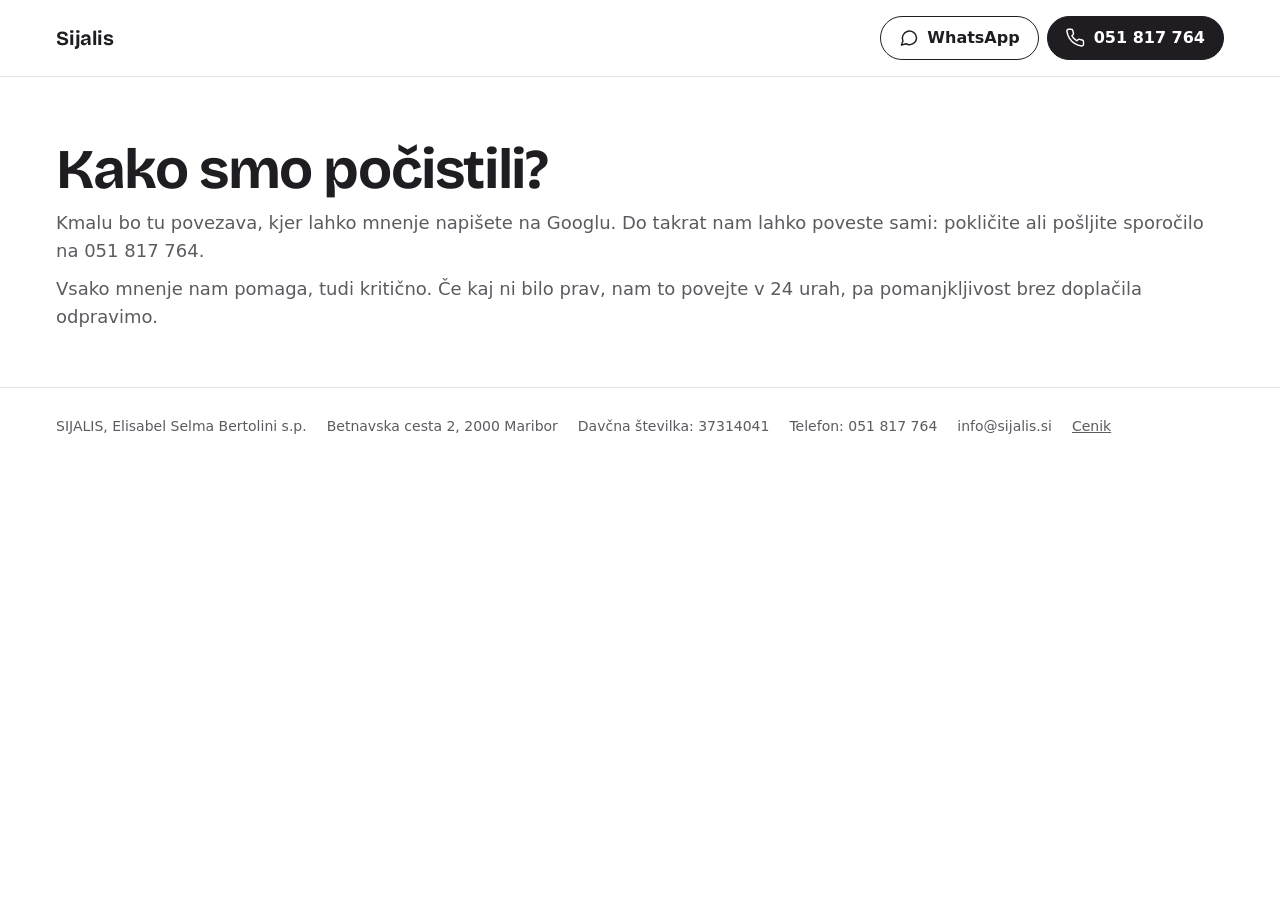
<file: mnenje/index.html>
<!doctype html>
<html lang="sl">
<head>
<meta charset="utf-8">
<meta name="viewport" content="width=device-width, initial-scale=1, viewport-fit=cover">
<title>Vaše mnenje | Sijalis</title>
<meta name="robots" content="noindex">
<meta name="theme-color" content="#ffffff">
<link rel="icon" href="../favicon.ico">
<link rel="stylesheet" href="../fonts.css">
<link rel="stylesheet" href="../vstop.css">
</head>
<body>
<a class="preskok" href="#main">Na vsebino</a>

<header class="glava">
  <a class="znak" href="../">Sijalis</a>
  <a class="krog" href="https://wa.me/38651817764" aria-label="Pišite Sijalis na WhatsApp"><svg class="gik" viewBox="0 0 24 24" aria-hidden="true" focusable="false"><path d="M21 11.5a8.5 8.5 0 0 1-12.6 7.4L3 20.5l1.7-5A8.5 8.5 0 1 1 21 11.5z"/></svg><span>WhatsApp</span></a>
  <a class="krog polni" href="tel:+38651817764" aria-label="Pokličite Sijalis na 051 817 764"><svg class="gik" viewBox="0 0 24 24" aria-hidden="true" focusable="false"><path d="M21 16.4v3.1a2 2 0 0 1-2.2 2 19.6 19.6 0 0 1-8.6-3.1 19.3 19.3 0 0 1-6-6A19.6 19.6 0 0 1 1.1 3.7 2 2 0 0 1 3.1 1.5h3.1a2 2 0 0 1 2 1.7c.1 1 .4 1.9.7 2.8a2 2 0 0 1-.5 2.1L7.1 9.4a16 16 0 0 0 6 6l1.3-1.3a2 2 0 0 1 2.1-.5c.9.3 1.8.6 2.8.7a2 2 0 0 1 1.7 2z"/></svg><span>051&nbsp;817&nbsp;764</span></a>
</header>

<main id="main">
  <h1>Kako smo počistili?</h1>
  <p class="pod-h1">Kmalu bo tu povezava, kjer lahko mnenje napišete na Googlu. Do takrat nam lahko poveste sami: pokličite ali pošljite sporočilo na 051&nbsp;817&nbsp;764.</p>
  <p class="pod-h1">Vsako mnenje nam pomaga, tudi kritično. Če kaj ni bilo prav, nam to povejte v 24 urah, pa pomanjkljivost brez doplačila odpravimo.</p>
</main>

<footer class="noga" id="noga">
  <ul>
    <li>SIJALIS, Elisabel Selma Bertolini s.p.</li><li>Betnavska cesta 2, 2000 Maribor</li><li>Davčna številka: 37314041</li>
    <li>Telefon: 051&nbsp;817&nbsp;764</li><li>info@sijalis.si</li><li><a href="../cenik/">Cenik</a></li>
  </ul>
</footer>
</body>
</html>
</file>
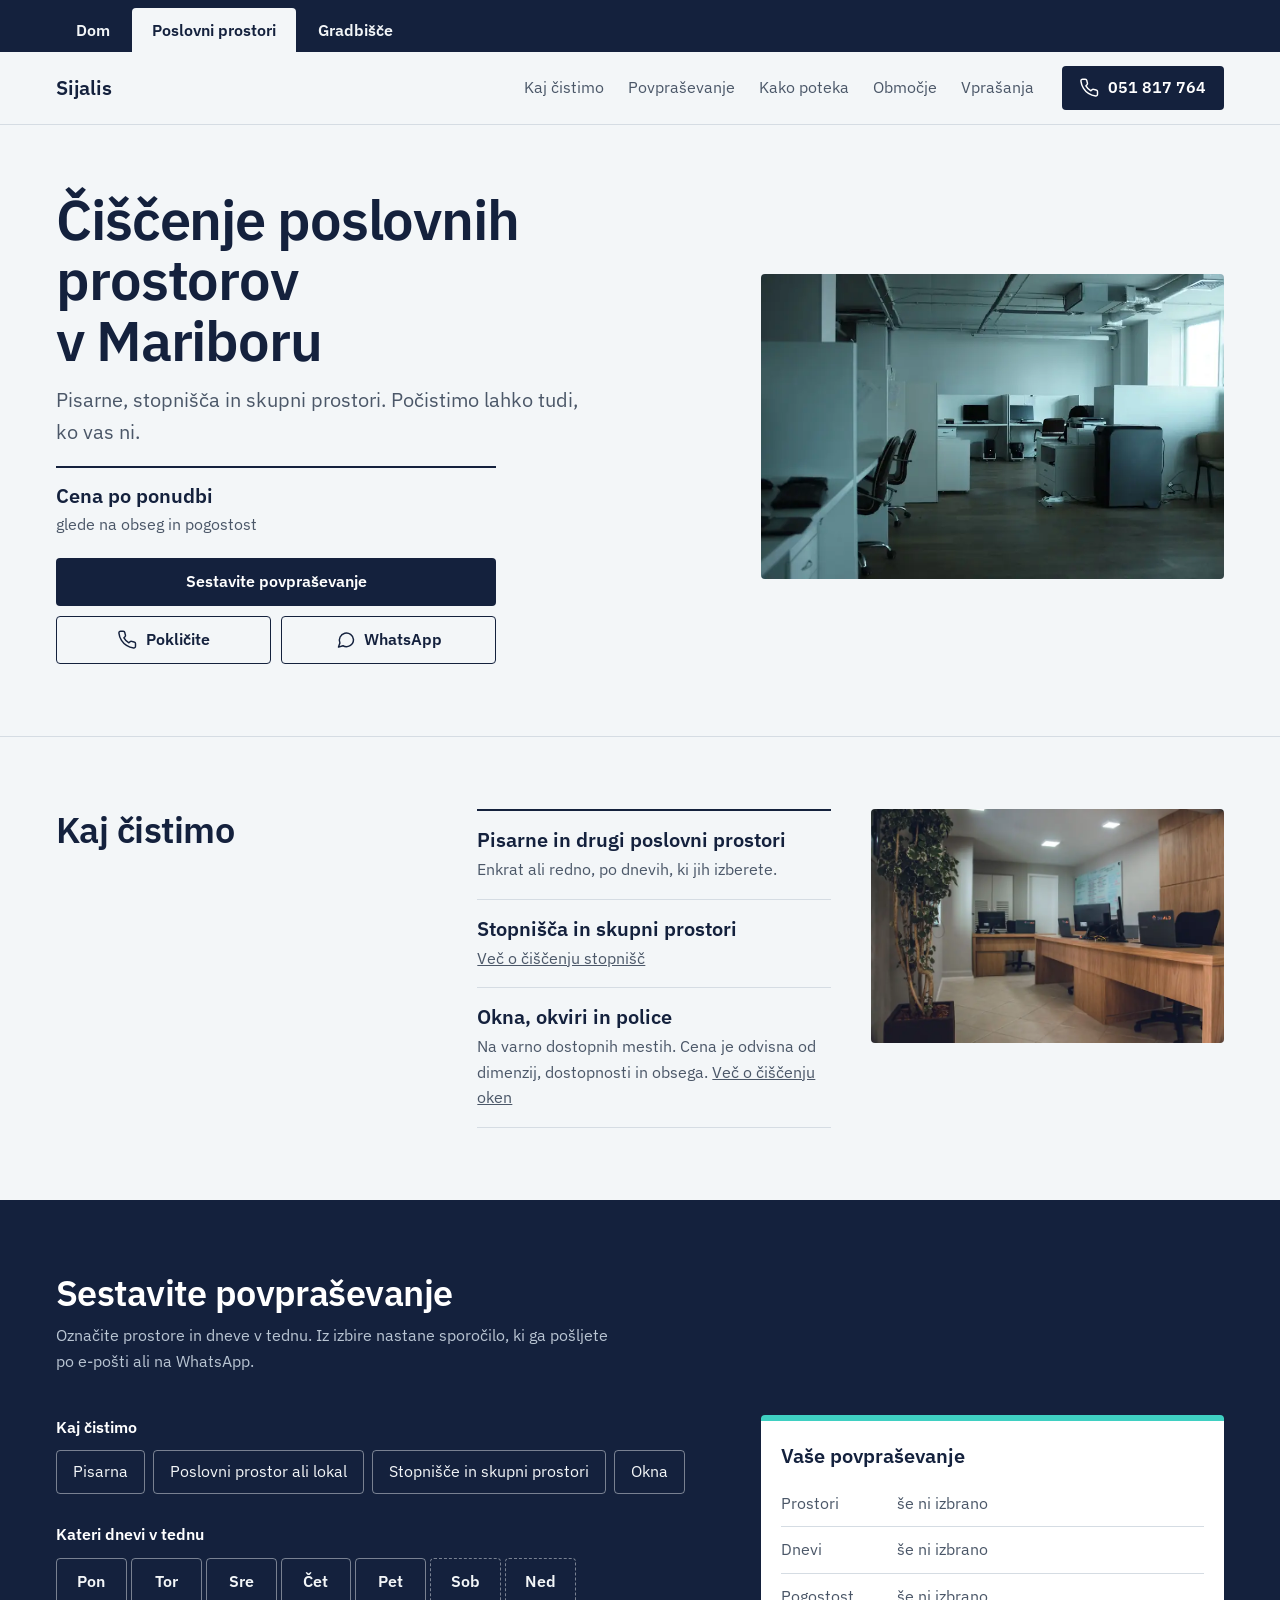
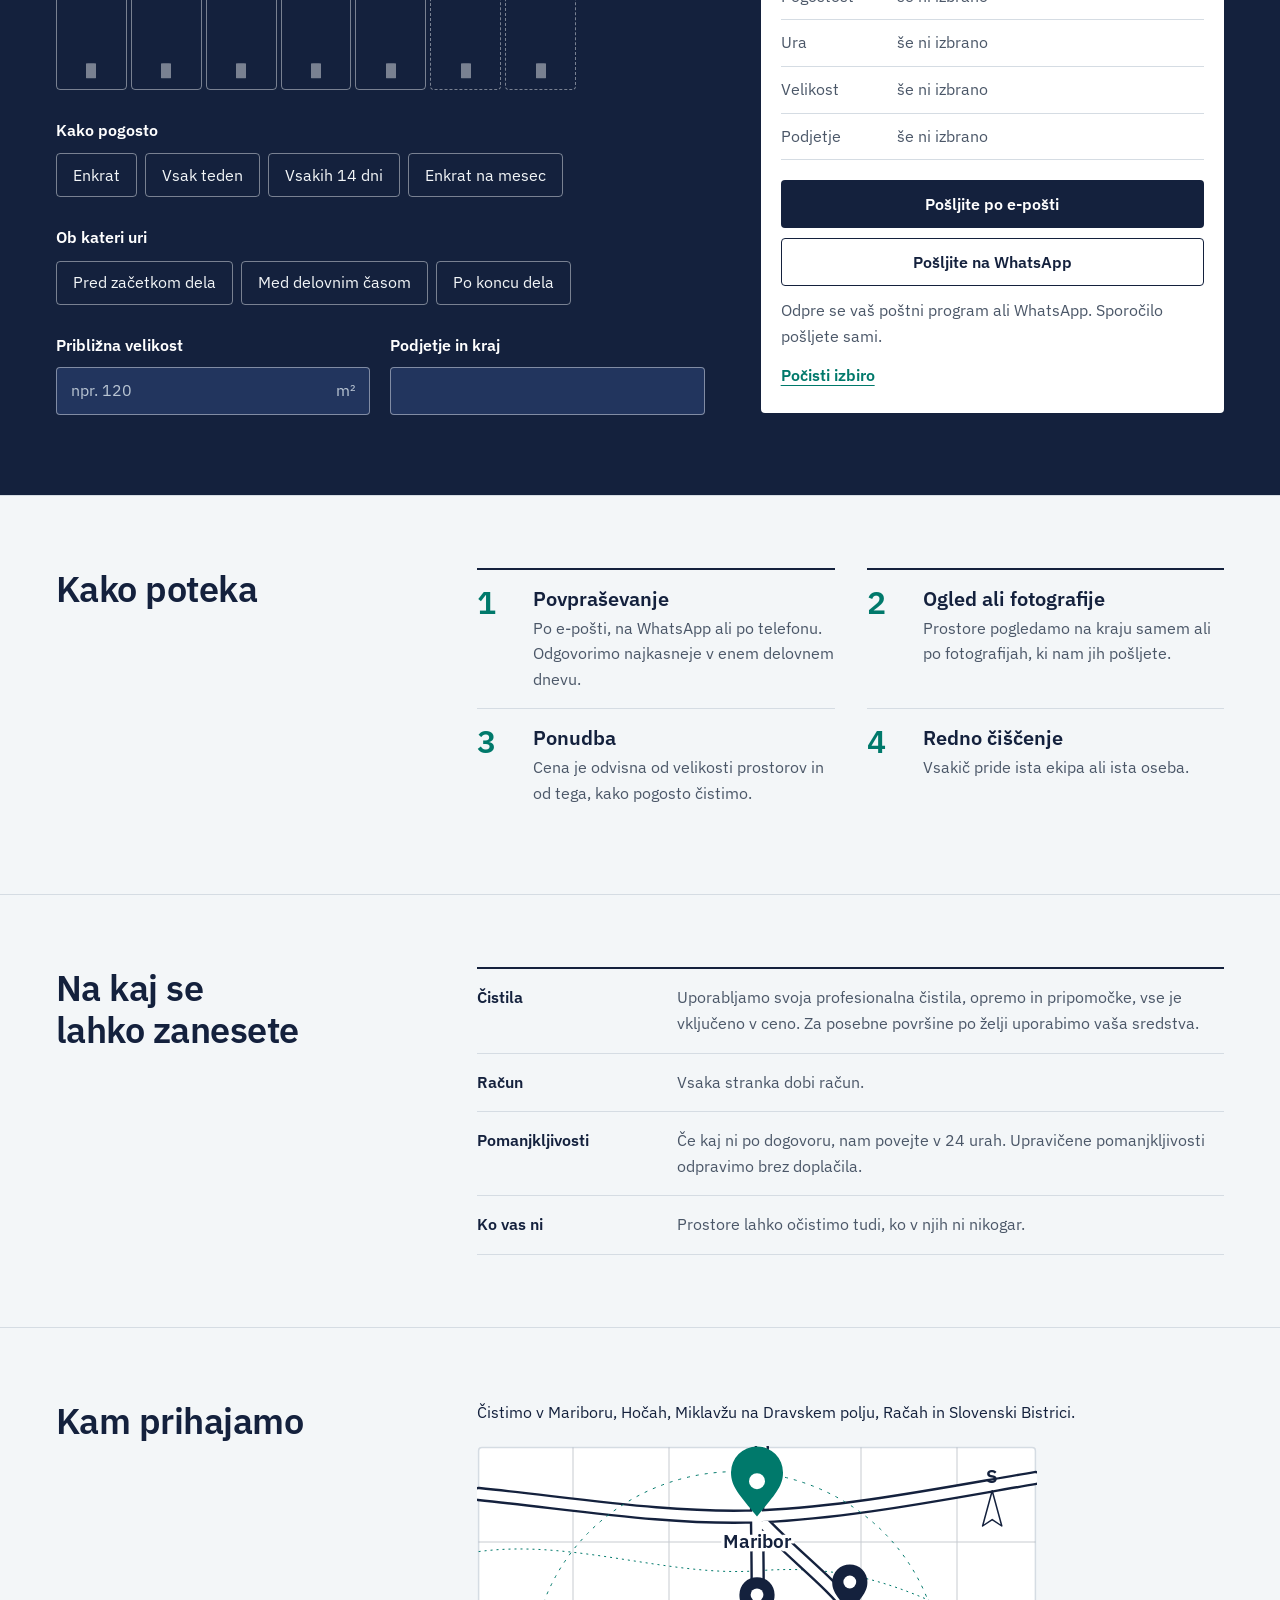
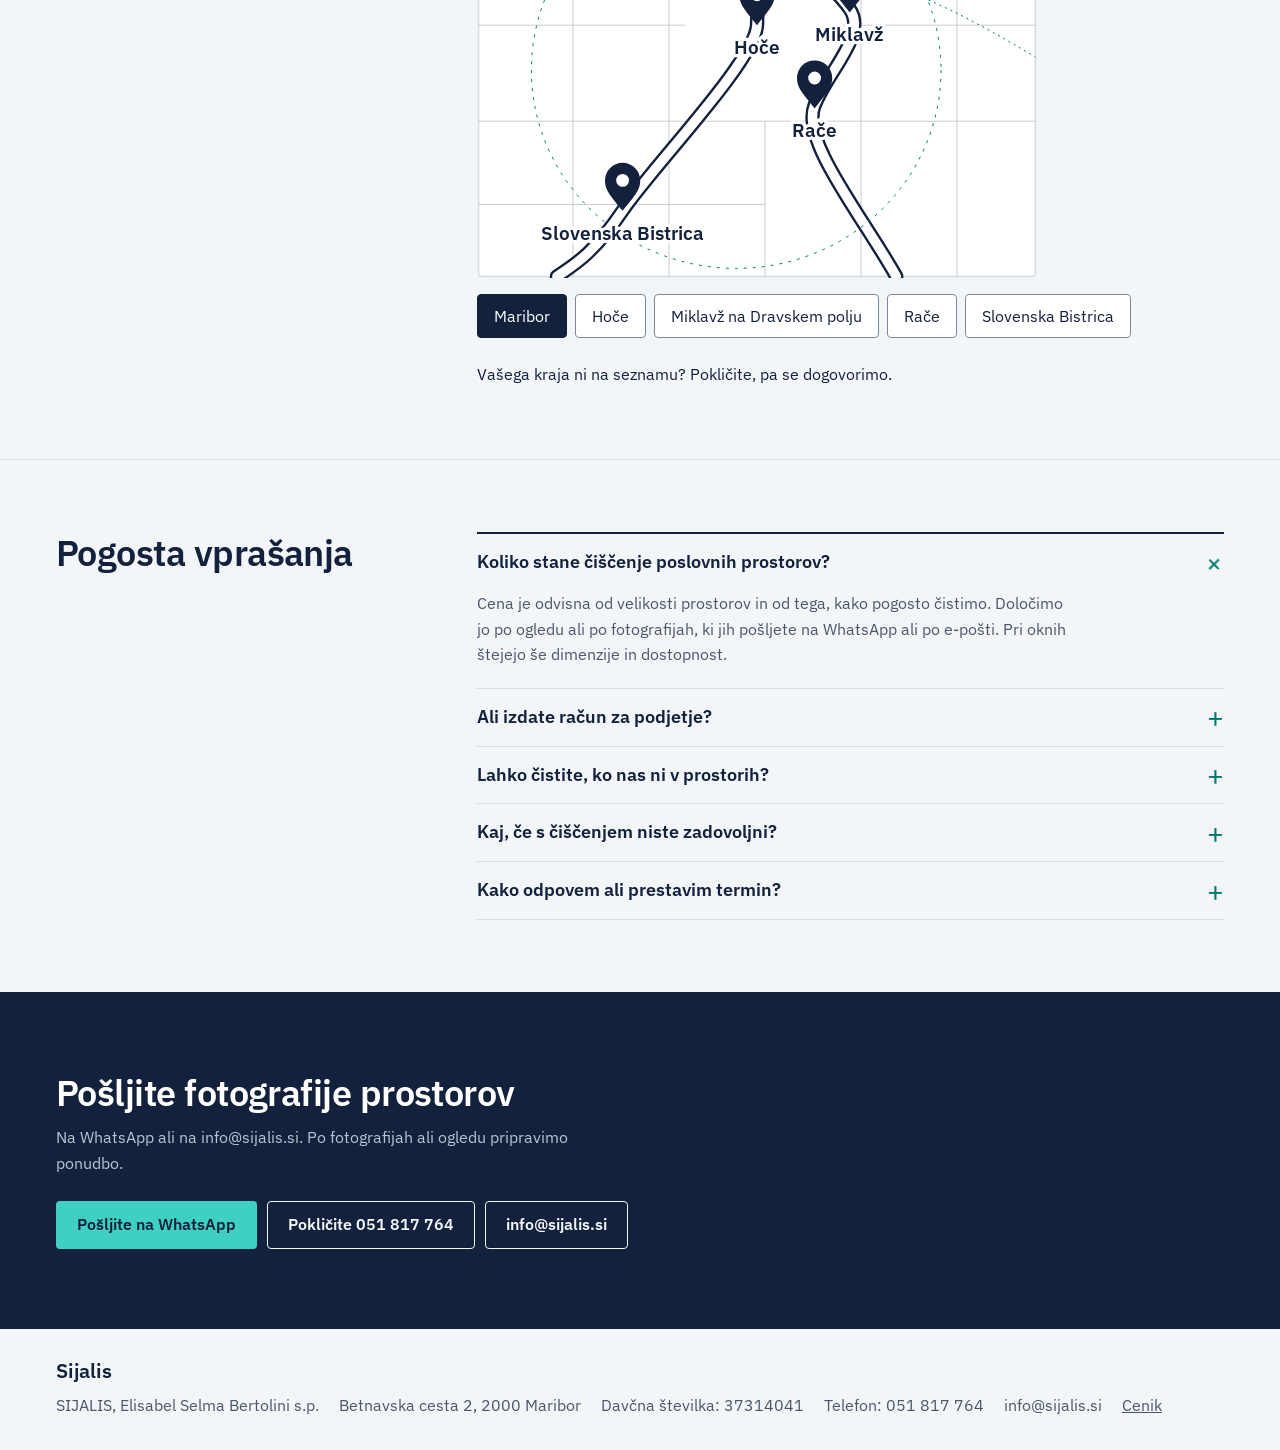
<file: poslovni-prostori/index.html>
<!doctype html>
<html lang="sl">
<head>
<meta charset="utf-8">
<meta name="viewport" content="width=device-width, initial-scale=1, viewport-fit=cover">
<title>Čiščenje poslovnih prostorov v Mariboru | Sijalis</title>
<meta name="description" content="Čiščenje pisarn, poslovnih prostorov, stopnišč in skupnih prostorov v Mariboru in okolici. Cena po ponudbi, glede na obseg in pogostost.">
<link rel="canonical" href="https://sijalis.si/poslovni-prostori/">
<meta name="theme-color" content="#f3f6f8">
<meta property="og:title" content="Čiščenje poslovnih prostorov v Mariboru | Sijalis">
<meta property="og:description" content="Označite prostore in dneve v tednu, povpraševanje pošljite po e-pošti ali na WhatsApp. Ponudbo pripravimo po ogledu ali fotografijah.">
<meta property="og:site_name" content="Sijalis">
<meta property="og:type" content="website">
<meta property="og:locale" content="sl_SI">
<meta property="og:url" content="https://sijalis.si/poslovni-prostori/">
<meta property="og:image" content="https://sijalis.si/deljenje/sijalis-posel.png">
<meta property="og:image:width" content="1200">
<meta property="og:image:height" content="630">
<meta property="og:image:alt" content="Tedenski urnik čiščenja in napis Sijalis, čiščenje poslovnih prostorov v Mariboru">
<meta name="twitter:card" content="summary_large_image">
<link rel="icon" href="../favicon.ico">
<link rel="preload" href="../fonts/ibm-plex-sans-latin-600-normal.woff2" as="font" type="font/woff2" crossorigin>
<link rel="preload" href="../fonts/ibm-plex-sans-latin-400-normal.woff2" as="font" type="font/woff2" crossorigin>
<link rel="stylesheet" href="../fonts.css">
<link rel="stylesheet" href="style.css">
<script type="application/ld+json">
{
 "@context": "https://schema.org",
 "@graph": [
  {
   "@type": "HomeAndConstructionBusiness",
   "@id": "https://sijalis.si/#podjetje",
   "name": "Sijalis",
   "telephone": "+386 51 817 764",
   "url": "https://sijalis.si/",
   "legalName": "SIJALIS, Elisabel Selma Bertolini s.p.",
   "taxID": "37314041",
   "address": {
    "@type": "PostalAddress",
    "streetAddress": "Betnavska cesta 2",
    "postalCode": "2000",
    "addressLocality": "Maribor",
    "addressCountry": "SI"
   },
   "areaServed": ["Maribor", "Hoče", "Miklavž na Dravskem polju", "Rače", "Slovenska Bistrica"]
  },
  {
   "@type": "Service",
   "name": "Čiščenje poslovnih prostorov",
   "description": "Pisarne in drugi poslovni prostori, stopnišča in skupni prostori, okna na varno dostopnih mestih.",
   "url": "https://sijalis.si/poslovni-prostori/",
   "provider": {"@id": "https://sijalis.si/#podjetje"},
   "areaServed": ["Maribor", "Hoče", "Miklavž na Dravskem polju", "Rače", "Slovenska Bistrica"]
  },
  {
   "@type": "FAQPage",
   "mainEntity": [
    {
     "@type": "Question",
     "name": "Koliko stane čiščenje poslovnih prostorov?",
     "acceptedAnswer": {"@type": "Answer", "text": "Cena je odvisna od velikosti prostorov in od tega, kako pogosto čistimo. Določimo jo po ogledu ali po fotografijah, ki jih pošljete na WhatsApp ali po e-pošti. Pri oknih štejejo še dimenzije in dostopnost."}
    },
    {
     "@type": "Question",
     "name": "Ali izdate račun za podjetje?",
     "acceptedAnswer": {"@type": "Answer", "text": "Da, vsaka stranka dobi račun. Plačilo je z nakazilom na transakcijski račun."}
    },
    {
     "@type": "Question",
     "name": "Lahko čistite, ko nas ni v prostorih?",
     "acceptedAnswer": {"@type": "Answer", "text": "Da. Ob dogovoru povejte, kdaj vas ne bo in kako pridemo v prostore."}
    },
    {
     "@type": "Question",
     "name": "Kaj, če s čiščenjem niste zadovoljni?",
     "acceptedAnswer": {"@type": "Answer", "text": "Povejte nam v 24 urah po čiščenju. Upravičene pomanjkljivosti čim prej odpravimo brez doplačila."}
    },
    {
     "@type": "Question",
     "name": "Kako odpovem ali prestavim termin?",
     "acceptedAnswer": {"@type": "Answer", "text": "Pokličite ali pišite vsaj 24 ur pred terminom, pri večjih čiščenjih vsaj 48 ur prej. Potem skupaj poiščemo nov termin."}
    }
   ]
  },
  {
   "@type": "BreadcrumbList",
   "itemListElement": [
    {"@type": "ListItem", "position": 1, "name": "Sijalis", "item": "https://sijalis.si/"},
    {"@type": "ListItem", "position": 2, "name": "Poslovni prostori", "item": "https://sijalis.si/poslovni-prostori/"}
   ]
  }
 ]
}
</script>
<script>document.documentElement.classList.add("js")</script>
</head>
<body>
<a class="preskok" href="#main">Na vsebino</a>

<nav class="preklop" aria-label="Za koga čistimo">
  <a href="../dom/">Dom</a>
  <a href="../poslovni-prostori/" aria-current="page">Poslovni prostori</a>
  <a href="../gradbisce/">Gradbišče</a>
</nav>

<header class="glava">
  <a class="znak" href="../">Sijalis</a>
  <nav aria-label="Glavna navigacija">
    <a href="#kaj">Kaj čistimo</a>
    <a href="#povprasevanje">Povpraševanje</a>
    <a href="#kako">Kako poteka</a>
    <a href="#obmocje">Območje</a>
    <a href="#vprasanja">Vprašanja</a>
  </nav>
  <a class="klic" href="tel:+38651817764" aria-label="Pokličite Sijalis na 051 817 764"><svg class="gik" viewBox="0 0 24 24" aria-hidden="true" focusable="false"><path d="M21 16.4v3.1a2 2 0 0 1-2.2 2 19.6 19.6 0 0 1-8.6-3.1 19.3 19.3 0 0 1-6-6A19.6 19.6 0 0 1 1.1 3.7 2 2 0 0 1 3.1 1.5h3.1a2 2 0 0 1 2 1.7c.1 1 .4 1.9.7 2.8a2 2 0 0 1-.5 2.1L7.1 9.4a16 16 0 0 0 6 6l1.3-1.3a2 2 0 0 1 2.1-.5c.9.3 1.8.6 2.8.7a2 2 0 0 1 1.7 2z"/></svg><span class="klic-besedilo">051&nbsp;817&nbsp;764</span></a>
</header>

<main id="main">
  <section class="vrh" id="vrh">
    <div class="vrh-besedilo">
      <h1>Čiščenje poslovnih prostorov v&nbsp;Mariboru</h1>
      <p class="uvod">Pisarne, stopnišča in skupni prostori. Počistimo lahko tudi, ko vas ni.</p>
      <p class="cena">Cena po ponudbi <span>glede na obseg in pogostost</span></p>
      <div class="gumbi">
        <a class="gumb polni" href="#povprasevanje">Sestavite povpraševanje</a>
        <a class="gumb obrobni" href="tel:+38651817764" aria-label="Pokličite Sijalis na 051 817 764"><svg class="gik" viewBox="0 0 24 24" aria-hidden="true" focusable="false"><path d="M21 16.4v3.1a2 2 0 0 1-2.2 2 19.6 19.6 0 0 1-8.6-3.1 19.3 19.3 0 0 1-6-6A19.6 19.6 0 0 1 1.1 3.7 2 2 0 0 1 3.1 1.5h3.1a2 2 0 0 1 2 1.7c.1 1 .4 1.9.7 2.8a2 2 0 0 1-.5 2.1L7.1 9.4a16 16 0 0 0 6 6l1.3-1.3a2 2 0 0 1 2.1-.5c.9.3 1.8.6 2.8.7a2 2 0 0 1 1.7 2z"/></svg>Pokličite</a>
        <a class="gumb obrobni wa" href="https://wa.me/38651817764" aria-label="Pišite Sijalis na WhatsApp"><svg class="gik" viewBox="0 0 24 24" aria-hidden="true" focusable="false"><path d="M21 11.5a8.5 8.5 0 0 1-12.6 7.4L3 20.5l1.7-5A8.5 8.5 0 1 1 21 11.5z"/></svg>WhatsApp</a>
      </div>
    </div>
    <figure class="vrh-slika">
      <img fetchpriority="high" src="../slike/prazna-pisarna-800.webp" srcset="../slike/prazna-pisarna-800.webp 800w, ../slike/prazna-pisarna-1600.webp 1600w" sizes="(min-width: 900px) 44vw, 100vw" width="800" height="528" alt="Prazna pisarna z delovnimi mesti in pregradami" fetchpriority="high">
    </figure>
  </section>

  <section class="odsek kaj" id="kaj">
    <h2>Kaj čistimo</h2>
    <div class="vsebina">
      <ul class="storitve">
        <li><h3>Pisarne in drugi poslovni prostori</h3><p>Enkrat ali redno, po dnevih, ki jih izberete.</p></li>
        <li><h3>Stopnišča in skupni prostori</h3><p><a href="../ciscenje-stopnisc/">Več o&nbsp;čiščenju stopnišč</a></p></li>
        <li><h3>Okna, okviri in police</h3><p>Na varno dostopnih mestih. Cena je odvisna od dimenzij, dostopnosti in obsega. <a href="../ciscenje-oken/">Več o&nbsp;čiščenju oken</a></p></li>
      </ul>
      <figure class="slika-ob">
        <img src="../slike/pisarna-les-800.webp" srcset="../slike/pisarna-les-800.webp 800w, ../slike/pisarna-les-1600.webp 1600w" sizes="(min-width: 900px) 30vw, 100vw" width="800" height="530" alt="Pisarna z lesenimi mizami in računalniki" loading="lazy">
      </figure>
    </div>
  </section>

  <section class="povprasevanje" id="povprasevanje">
    <div class="glava-odseka">
      <h2>Sestavite povpraševanje</h2>
      <p>Označite prostore in dneve v tednu. Iz izbire nastane sporočilo, ki ga pošljete po e-pošti ali na WhatsApp.</p>
    </div>
    <form class="obrazec" id="obrazec">
      <div class="polja">
        <fieldset>
          <legend>Kaj čistimo</legend>
          <div class="cipi">
            <label><input type="checkbox" name="prostor" id="pr-pisarna" value="Pisarna"><span>Pisarna</span></label>
            <label><input type="checkbox" name="prostor" id="pr-lokal" value="Poslovni prostor ali lokal"><span>Poslovni prostor ali lokal</span></label>
            <label><input type="checkbox" name="prostor" id="pr-stopnisce" value="Stopnišče in skupni prostori"><span>Stopnišče in skupni prostori</span></label>
            <label><input type="checkbox" name="prostor" id="pr-okna" value="Okna"><span>Okna</span></label>
          </div>
        </fieldset>

        <fieldset class="dnevi">
          <legend>Kateri dnevi v tednu</legend>
          <div class="teden">
            <label><input type="checkbox" name="dan" id="dan-1" value="ponedeljek"><span class="kratko" aria-hidden="true">Pon</span><span class="sr">ponedeljek</span><span class="stolpec" aria-hidden="true"></span></label>
            <label><input type="checkbox" name="dan" id="dan-2" value="torek"><span class="kratko" aria-hidden="true">Tor</span><span class="sr">torek</span><span class="stolpec" aria-hidden="true"></span></label>
            <label><input type="checkbox" name="dan" id="dan-3" value="sreda"><span class="kratko" aria-hidden="true">Sre</span><span class="sr">sreda</span><span class="stolpec" aria-hidden="true"></span></label>
            <label><input type="checkbox" name="dan" id="dan-4" value="četrtek"><span class="kratko" aria-hidden="true">Čet</span><span class="sr">četrtek</span><span class="stolpec" aria-hidden="true"></span></label>
            <label><input type="checkbox" name="dan" id="dan-5" value="petek"><span class="kratko" aria-hidden="true">Pet</span><span class="sr">petek</span><span class="stolpec" aria-hidden="true"></span></label>
            <label class="vikend"><input type="checkbox" name="dan" id="dan-6" value="sobota"><span class="kratko" aria-hidden="true">Sob</span><span class="sr">sobota</span><span class="stolpec" aria-hidden="true"></span></label>
            <label class="vikend"><input type="checkbox" name="dan" id="dan-7" value="nedelja"><span class="kratko" aria-hidden="true">Ned</span><span class="sr">nedelja</span><span class="stolpec" aria-hidden="true"></span></label>
          </div>
        </fieldset>

        <fieldset>
          <legend>Kako pogosto</legend>
          <div class="cipi">
            <label><input type="radio" name="pogostost" id="po-enkrat" value="enkrat"><span>Enkrat</span></label>
            <label><input type="radio" name="pogostost" id="po-teden" value="vsak teden"><span>Vsak teden</span></label>
            <label><input type="radio" name="pogostost" id="po-14" value="vsakih 14 dni"><span>Vsakih 14 dni</span></label>
            <label><input type="radio" name="pogostost" id="po-mesec" value="enkrat na mesec"><span>Enkrat na mesec</span></label>
          </div>
        </fieldset>

        <fieldset>
          <legend>Ob kateri uri</legend>
          <div class="cipi">
            <label><input type="radio" name="ura" id="ura-pred" value="pred začetkom dela"><span>Pred začetkom dela</span></label>
            <label><input type="radio" name="ura" id="ura-med" value="med delovnim časom"><span>Med delovnim časom</span></label>
            <label><input type="radio" name="ura" id="ura-po" value="po koncu dela"><span>Po koncu dela</span></label>
          </div>
        </fieldset>

        <div class="vrsta-polj">
          <p class="polje">
            <label for="p-m2">Približna velikost</label>
            <span class="enota"><input id="p-m2" name="m2" type="number" inputmode="numeric" min="1" step="1" placeholder="npr. 120"><span aria-hidden="true">m²</span></span>
          </p>
          <p class="polje">
            <label for="p-podjetje">Podjetje in kraj</label>
            <input id="p-podjetje" name="podjetje" autocomplete="organization">
          </p>
        </div>
      </div>

      <aside class="list" aria-labelledby="list-naslov">
        <h3 id="list-naslov">Vaše povpraševanje</h3>
        <dl class="povzetek" aria-live="polite">
          <div><dt>Prostori</dt><dd data-izpis="prostor"></dd></div>
          <div><dt>Dnevi</dt><dd data-izpis="dan"></dd></div>
          <div><dt>Pogostost</dt><dd data-izpis="pogostost"></dd></div>
          <div><dt>Ura</dt><dd data-izpis="ura"></dd></div>
          <div><dt>Velikost</dt><dd data-izpis="m2"></dd></div>
          <div><dt>Podjetje</dt><dd data-izpis="podjetje"></dd></div>
        </dl>
        <div class="poslji">
          <a class="gumb polni mail" href="mailto:info@sijalis.si">Pošljite po e-pošti</a>
          <a class="gumb obrobni wa" href="https://wa.me/38651817764">Pošljite na WhatsApp</a>
        </div>
        <p class="namig">Odpre se vaš poštni program ali WhatsApp. Sporočilo pošljete sami.</p>
        <button type="reset" class="pocisti">Počisti izbiro</button>
      </aside>
    </form>
  </section>

  <section class="odsek kako" id="kako">
    <h2>Kako poteka</h2>
    <ol class="koraki">
      <li><h3>Povpraševanje</h3><p>Po e-pošti, na WhatsApp ali po telefonu. Odgovorimo najkasneje v&nbsp;enem delovnem dnevu.</p></li>
      <li><h3>Ogled ali fotografije</h3><p>Prostore pogledamo na kraju samem ali po fotografijah, ki nam jih pošljete.</p></li>
      <li><h3>Ponudba</h3><p>Cena je odvisna od velikosti prostorov in od tega, kako pogosto čistimo.</p></li>
      <li><h3>Redno čiščenje</h3><p>Vsakič pride ista ekipa ali ista oseba.</p></li>
    </ol>
  </section>

  <section class="odsek zaupanje" id="zaupanje">
    <h2>Na kaj se lahko zanesete</h2>
    <dl class="dejstva">
      <div><dt>Čistila</dt><dd>Uporabljamo svoja profesionalna čistila, opremo in pripomočke, vse je vključeno v&nbsp;ceno. Za posebne površine po želji uporabimo vaša sredstva.</dd></div>
      <div><dt>Račun</dt><dd>Vsaka stranka dobi račun.</dd></div>
      <div><dt>Pomanjkljivosti</dt><dd>Če kaj ni po dogovoru, nam povejte v&nbsp;24 urah. Upravičene pomanjkljivosti odpravimo brez doplačila.</dd></div>
      <div><dt>Ko vas ni</dt><dd>Prostore lahko očistimo tudi, ko v&nbsp;njih ni nikogar.</dd></div>
    </dl>
  </section>

  <section class="odsek obmocje" id="obmocje">
    <h2>Kam prihajamo</h2>
    <div class="vsebina">
      <p>Čistimo v&nbsp;Mariboru, Hočah, Miklavžu na Dravskem polju, Račah in Slovenski Bistrici.</p>
      <div class="karta">
        <svg viewBox="0 0 350 270" role="group" aria-label="Kam prihajamo" focusable="false">
          <rect class="kopno" x="1" y="1" width="348" height="268" rx="2"/>
          <path class="ulica" d="M1 60H349M1 112H130M220 112H349M1 172H349M1 224H180M60 1V269M120 1V269M240 1V269M300 1V269M180 172V269"/>
          <path class="reka" d="M1 66C60 58 120 82 175 78S270 84 349 132"/>
          <path class="cesta" d="M178 1C176 20 175 30 175 44S176 90 175 112 110 200 91 228 60 262 50 269M175 44C195 66 222 86 233 102S220 140 211 162 240 230 262 269M1 30C60 36 120 46 175 44S290 30 349 20"/>
          <path class="cesta-notri" d="M178 1C176 20 175 30 175 44S176 90 175 112 110 200 91 228 60 262 50 269M175 44C195 66 222 86 233 102S220 140 211 162 240 230 262 269M1 30C60 36 120 46 175 44S290 30 349 20"/>
          <ellipse class="krog" cx="162" cy="140" rx="128" ry="124"/>
          <g class="sever" transform="translate(322 42)"><path d="M0 -14L6 8L0 4L-6 8z"/><text x="0" y="-19">S</text></g>
          <g class="pin glavni" data-kraj="1" transform="translate(175 44)" role="button" tabindex="0" aria-pressed="true" aria-label="Maribor">
            <circle class="zadetek" cx="0" cy="-12" r="26"/><path class="igla" d="M0 0c-9-11-13-15-13-22a13 13 0 0 1 26 0c0 7-4 11-13 22z"/><circle class="srediste" cx="0" cy="-22" r="5"/><text x="0" y="20">Maribor</text>
          </g>
          <g class="pin" data-kraj="2" transform="translate(175 112)" role="button" tabindex="0" aria-pressed="false" aria-label="Hoče">
            <circle class="zadetek" cx="0" cy="-10" r="24"/><path class="igla" d="M0 0c-8-10-11-13-11-19a11 11 0 0 1 22 0c0 6-3 9-11 19z"/><circle class="srediste" cx="0" cy="-19" r="4"/><text x="0" y="18">Hoče</text>
          </g>
          <g class="pin" data-kraj="3" transform="translate(233 104)" role="button" tabindex="0" aria-pressed="false" aria-label="Miklavž na Dravskem polju">
            <circle class="zadetek" cx="0" cy="-10" r="24"/><path class="igla" d="M0 0c-8-10-11-13-11-19a11 11 0 0 1 22 0c0 6-3 9-11 19z"/><circle class="srediste" cx="0" cy="-19" r="4"/><text x="0" y="18">Miklavž</text>
          </g>
          <g class="pin" data-kraj="4" transform="translate(211 164)" role="button" tabindex="0" aria-pressed="false" aria-label="Rače">
            <circle class="zadetek" cx="0" cy="-10" r="24"/><path class="igla" d="M0 0c-8-10-11-13-11-19a11 11 0 0 1 22 0c0 6-3 9-11 19z"/><circle class="srediste" cx="0" cy="-19" r="4"/><text x="0" y="18">Rače</text>
          </g>
          <g class="pin" data-kraj="5" transform="translate(91 228)" role="button" tabindex="0" aria-pressed="false" aria-label="Slovenska Bistrica">
            <circle class="zadetek" cx="0" cy="-10" r="24"/><path class="igla" d="M0 0c-8-10-11-13-11-19a11 11 0 0 1 22 0c0 6-3 9-11 19z"/><circle class="srediste" cx="0" cy="-19" r="4"/><text x="0" y="18">Slovenska Bistrica</text>
          </g>
        </svg>
      </div>
      <ul class="kraji">
        <li><button type="button" data-kraj="1" aria-pressed="true">Maribor</button></li>
        <li><button type="button" data-kraj="2" aria-pressed="false">Hoče</button></li>
        <li><button type="button" data-kraj="3" aria-pressed="false">Miklavž na Dravskem polju</button></li>
        <li><button type="button" data-kraj="4" aria-pressed="false">Rače</button></li>
        <li><button type="button" data-kraj="5" aria-pressed="false">Slovenska Bistrica</button></li>
      </ul>
      <p>Vašega kraja ni na seznamu? Pokličite, pa se dogovorimo.</p>
    </div>
  </section>

  <section class="odsek vprasanja" id="vprasanja">
    <h2>Pogosta vprašanja</h2>
    <div class="harmonika">
      <details open>
        <summary>Koliko stane čiščenje poslovnih prostorov?</summary>
        <p>Cena je odvisna od velikosti prostorov in od tega, kako pogosto čistimo. Določimo jo po ogledu ali po fotografijah, ki jih pošljete na WhatsApp ali po e-pošti. Pri oknih štejejo še dimenzije in dostopnost.</p>
      </details>
      <details>
        <summary>Ali izdate račun za podjetje?</summary>
        <p>Da, vsaka stranka dobi račun. Plačilo je z&nbsp;nakazilom na transakcijski račun.</p>
      </details>
      <details>
        <summary>Lahko čistite, ko nas ni v&nbsp;prostorih?</summary>
        <p>Da. Ob dogovoru povejte, kdaj vas ne bo in kako pridemo v&nbsp;prostore.</p>
      </details>
      <details>
        <summary>Kaj, če s&nbsp;čiščenjem niste zadovoljni?</summary>
        <p>Povejte nam v&nbsp;24 urah po čiščenju. Upravičene pomanjkljivosti čim prej odpravimo brez doplačila.</p>
      </details>
      <details>
        <summary>Kako odpovem ali prestavim termin?</summary>
        <p>Pokličite ali pišite vsaj 24 ur pred terminom, pri večjih čiščenjih vsaj 48 ur prej. Potem skupaj poiščemo nov termin.</p>
      </details>
    </div>
  </section>

  <section class="poziv" id="kontakt">
    <h2>Pošljite fotografije prostorov</h2>
    <p>Na WhatsApp ali na info@sijalis.si. Po fotografijah ali ogledu pripravimo ponudbo.</p>
    <div class="gumbi">
      <a class="gumb polni wa" href="https://wa.me/38651817764" aria-label="Pišite Sijalis na WhatsApp">Pošljite na WhatsApp</a>
      <a class="gumb obrobni-svetli" href="tel:+38651817764" aria-label="Pokličite Sijalis na 051 817 764">Pokličite 051&nbsp;817&nbsp;764</a>
      <a class="gumb obrobni-svetli" href="mailto:info@sijalis.si">info@sijalis.si</a>
    </div>
  </section>
</main>

<footer class="noga" id="noga">
  <p class="znak">Sijalis</p>
  <ul class="podatki">
    <li>SIJALIS, Elisabel Selma Bertolini s.p.</li><li>Betnavska cesta 2, 2000 Maribor</li><li>Davčna številka: 37314041</li>
    <li>Telefon: 051&nbsp;817&nbsp;764</li><li>info@sijalis.si</li><li><a href="../cenik/">Cenik</a></li>
  </ul>
</footer>

<div class="vrstica" role="region" aria-label="Klic in WhatsApp">
  <a class="gumb polni" href="tel:+38651817764" aria-label="Pokličite Sijalis na 051 817 764">Pokličite</a>
  <a class="gumb obrobni wa" href="https://wa.me/38651817764" aria-label="Pišite Sijalis na WhatsApp">WhatsApp</a>
</div>

<script>
/* Obrazec je edino stanje: iz njega nastanejo povzetek, povezava za e-pošto in za WhatsApp. */
(function () {
  var f = document.getElementById("obrazec");
  var KLJUC = "sijalis-posel";
  var WA = "https://wa.me/38651817764", MAIL = "mailto:info@sijalis.si";
  var PRAZNO = "še ni izbrano";

  function izbrano(ime) {
    return [].filter.call(f.elements[ime], function (i) { return i.checked; }).map(function (i) { return i.value; });
  }
  function besedilo(ime) { return f.elements[ime].value.trim(); }

  function osvezi() {
    var v = {
      prostor: izbrano("prostor").join(", "),
      dan: izbrano("dan").join(", "),
      pogostost: izbrano("pogostost").join(""),
      ura: izbrano("ura").join(""),
      m2: besedilo("m2") ? "približno " + besedilo("m2") + " m²" : "",
      podjetje: besedilo("podjetje")
    };
    f.querySelectorAll("[data-izpis]").forEach(function (dd) {
      var t = v[dd.dataset.izpis];
      dd.textContent = t || PRAZNO;
      dd.classList.toggle("prazno", !t);
    });
    var vrstice = ["Pozdravljeni, zanima nas čiščenje poslovnih prostorov."];
    if (v.prostor) vrstice.push("Prostori: " + v.prostor.toLowerCase() + ".");
    if (v.m2) vrstice.push("Velikost: " + v.m2 + ".");
    if (v.pogostost) vrstice.push("Kako pogosto: " + v.pogostost + ".");
    if (v.dan) vrstice.push("Dnevi: " + v.dan + ".");
    if (v.ura) vrstice.push("Ura: " + v.ura + ".");
    if (v.podjetje) vrstice.push("Podjetje in kraj: " + v.podjetje + ".");
    var sporocilo = vrstice.join("\n");
    var izbor = vrstice.length > 1;
    document.querySelectorAll("a.wa").forEach(function (a) { a.href = izbor ? WA + "?text=" + encodeURIComponent(sporocilo) : WA; });
    f.querySelector("a.mail").href = MAIL + "?subject=" + encodeURIComponent("Povpraševanje za čiščenje" + (v.podjetje ? ": " + v.podjetje : "")) +
      "&body=" + encodeURIComponent(sporocilo + "\n");
    try {
      localStorage.setItem(KLJUC, JSON.stringify({
        izbrani: [].filter.call(f.elements, function (i) { return i.checked; }).map(function (i) { return i.id; }),
        m2: besedilo("m2"), podjetje: besedilo("podjetje")
      }));
    } catch (x) { /* zasebno okno ali izklopljena shramba: izbor velja do zaprtja strani */ }
  }

  try {
    var s = JSON.parse(localStorage.getItem(KLJUC) || "{}");
    (s.izbrani || []).forEach(function (id) { var i = document.getElementById(id); if (i && f.contains(i)) i.checked = true; });
    if (s.m2) f.elements.m2.value = s.m2;
    if (s.podjetje) f.elements.podjetje.value = s.podjetje;
  } catch (x) { /* brez shrambe začnemo prazno */ }
  f.addEventListener("input", osvezi);
  f.addEventListener("change", osvezi);
  // reset počisti polja šele po dogodku, zato osvežimo v naslednjem koraku
  f.addEventListener("reset", function () { setTimeout(osvezi); });
  f.addEventListener("submit", function (e) { e.preventDefault(); });
  osvezi();

  // kraji: en izbran, zemljevid in seznam se ujemata
  var kraji = document.querySelectorAll("[data-kraj]");
  function izberiKraj(n) {
    kraji.forEach(function (el) {
      var da = el.dataset.kraj === n;
      el.setAttribute("aria-pressed", da ? "true" : "false");
      el.classList.toggle("izbran", da);
    });
  }
  kraji.forEach(function (el) {
    el.addEventListener("click", function () { izberiKraj(el.dataset.kraj); });
    if (el.tagName !== "BUTTON") el.addEventListener("keydown", function (e) {
      if (e.key === "Enter" || e.key === " ") { e.preventDefault(); izberiKraj(el.dataset.kraj); }
    });
  });
  izberiKraj("1");

  var vrstica = document.querySelector(".vrstica");
  if ("IntersectionObserver" in window) {
    new IntersectionObserver(function (e) { vrstica.classList.toggle("vidna", !e[0].isIntersecting); })
      .observe(document.querySelector(".vrh .gumbi"));
  }

  // glava se ob drsenju navzdol umakne, ob drsenju navzgor vrne
  var glava = document.querySelector(".glava"), zadnji = scrollY;
  addEventListener("scroll", function () {
    var y = scrollY;
    glava.classList.toggle("skrita", y > zadnji && y > glava.offsetHeight);
    zadnji = y;
  }, { passive: true });
})();
</script>
</body>
</html>
</file>
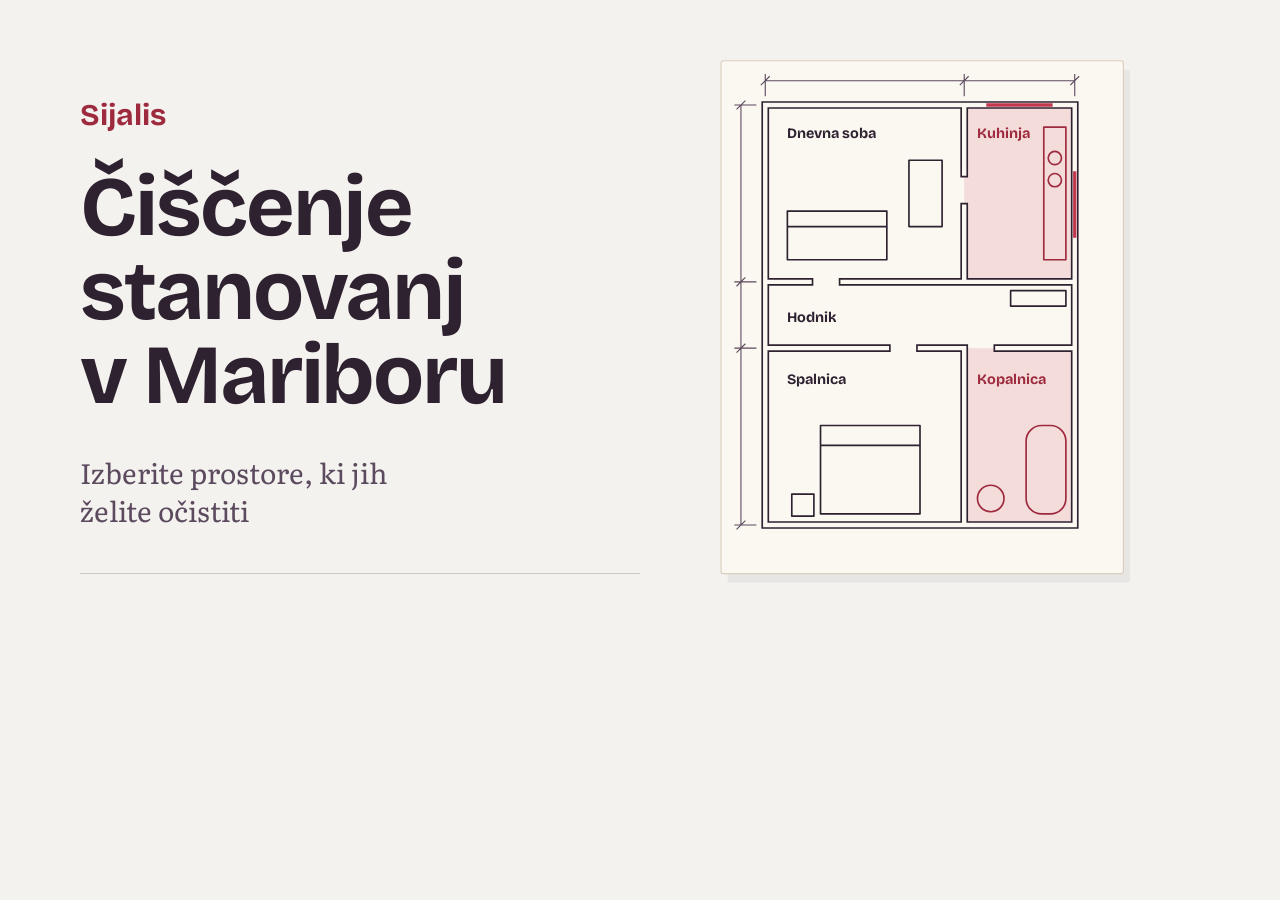
<file: deljenje/sijalis-dom.html>
<!doctype html>
<html lang="sl">
<head>
<meta charset="utf-8">
<meta name="robots" content="noindex">
<title>Sijalis</title>
<!-- slika za deljenje strani dom, 1200x630; PNG izriše tools/izrisi_deljenje.py -->
<link rel="stylesheet" href="../fonts.css">
<style>
  :root { --malina: #c2384f; --malina-temna: #9e2a3e; --papir: #f4f2ef; --list: #fbf7f1; --pesek: #ede3d5; --crnilo: #2e2230; --crnilo-mehko: #5c4a5e; }
  * { box-sizing: border-box; }
  html, body { margin: 0; }
  body { width: 1200px; height: 630px; overflow: hidden; background: var(--papir); color: var(--crnilo); position: relative; }
  .besedilo { position: absolute; left: 80px; top: 0; bottom: 0; width: 600px; display: flex; flex-direction: column; justify-content: center; }
  .ime { font: 700 30px/1 "Bricolage Grotesque", sans-serif; color: var(--malina-temna); margin: 0 0 36px; }
  h1 { font: 700 84px/1 "Bricolage Grotesque", sans-serif; letter-spacing: -0.025em; margin: 0; }
  .vrstica { font: 400 28px/1.35 "Literata", serif; color: var(--crnilo-mehko); margin: 36px 0 0; max-width: 20ch; }
  .crta { position: absolute; left: 80px; right: 560px; bottom: 56px; border-top: 1px solid rgba(46, 34, 48, .2); }
  .plosca { position: absolute; right: 70px; top: 48px; width: 420px; height: 534px; }
  .plosca svg { display: block; width: 100%; height: 100%; overflow: visible; }
  .tla { fill: var(--list); }
  .izbor { fill: var(--malina); opacity: .14; }
  .pohistvo { fill: none; stroke: var(--crnilo); stroke-width: 1.5; stroke-linejoin: round; }
  .izbran .pohistvo { stroke: var(--malina-temna); }
  text { font: 600 13px "Bricolage Grotesque", sans-serif; fill: var(--crnilo); }
  .izbran text { fill: var(--malina-temna); }
  .stene { fill: none; stroke: var(--crnilo); stroke-width: 7; stroke-linecap: square; }
  .stene-notri { fill: none; stroke: var(--list); stroke-width: 4; stroke-linecap: square; }
  .kota { fill: none; stroke: var(--crnilo-mehko); stroke-width: 1; }
  .okno { fill: none; stroke: var(--malina); stroke-width: 3; }
</style>
</head>
<body>
<div class="besedilo">
  <p class="ime">Sijalis</p>
  <h1>Čiščenje stanovanj v&nbsp;Mariboru</h1>
  <p class="vrstica">Izberite prostore, ki jih želite očistiti</p>
</div>
<div class="crta"></div>
<div class="plosca">
  <svg viewBox="-40 -40 380 480">
    <rect x="-30" y="-30" width="364" height="464" rx="2" fill="#2e2230" opacity=".06" transform="translate(6 8)"/>
    <rect x="-30" y="-30" width="364" height="464" rx="2" fill="#fbf7f1" stroke="#d9cdbd" stroke-width="1"/>
    <g><rect class="tla" x="10" y="10" width="180" height="160"/><path class="pohistvo" d="M30 120h90v30H30zM30 120v-14h90v14M140 60h30v60h-30z"/><text x="30" y="40">Dnevna soba</text></g>
    <g class="izbran"><rect class="tla" x="190" y="10" width="100" height="160"/><rect class="izbor" x="190" y="10" width="100" height="160"/><path class="pohistvo" d="M262 30h20v120h-20z"/><circle class="pohistvo" cx="272" cy="58" r="6"/><circle class="pohistvo" cx="272" cy="78" r="6"/><text x="202" y="40">Kuhinja</text></g>
    <g><rect class="tla" x="10" y="170" width="280" height="60"/><path class="pohistvo" d="M232 178h50v14h-50z"/><text x="30" y="206">Hodnik</text></g>
    <g><rect class="tla" x="10" y="230" width="180" height="160"/><path class="pohistvo" d="M60 300h90v80H60zM60 300h90v18H60zM34 362h20v20H34z"/><text x="30" y="262">Spalnica</text></g>
    <g class="izbran"><rect class="tla" x="190" y="230" width="100" height="160"/><rect class="izbor" x="190" y="230" width="100" height="160"/><rect class="pohistvo" x="246" y="300" width="36" height="80" rx="14"/><circle class="pohistvo" cx="214" cy="366" r="12"/><text x="202" y="262">Kopalnica</text></g>
    <path class="stene" d="M10 10h280v380H10zM190 10v62M190 102v68M10 170h40M80 170h110M190 170h100M10 230h110M150 230h40M190 230v160M220 230h70"/>
    <path class="stene-notri" d="M10 10h280v380H10zM190 10v62M190 102v68M10 170h40M80 170h110M190 170h100M10 230h110M150 230h40M190 230v160M220 230h70"/>
    <path class="kota" d="M10 -12H290M-12 10V390M10 2V-18M190 2V-18M290 2V-18M2 10H-18M2 170H-18M2 230H-18M2 390H-18M6 -8l8-8M186 -8l8-8M286 -8l8-8M-16 14l8-8M-16 174l8-8M-16 234l8-8M-16 394l8-8"/>
    <path class="okno" d="M210 10h60M290 70v60"/>
  </svg>
</div>
</body>
</html>
</file>
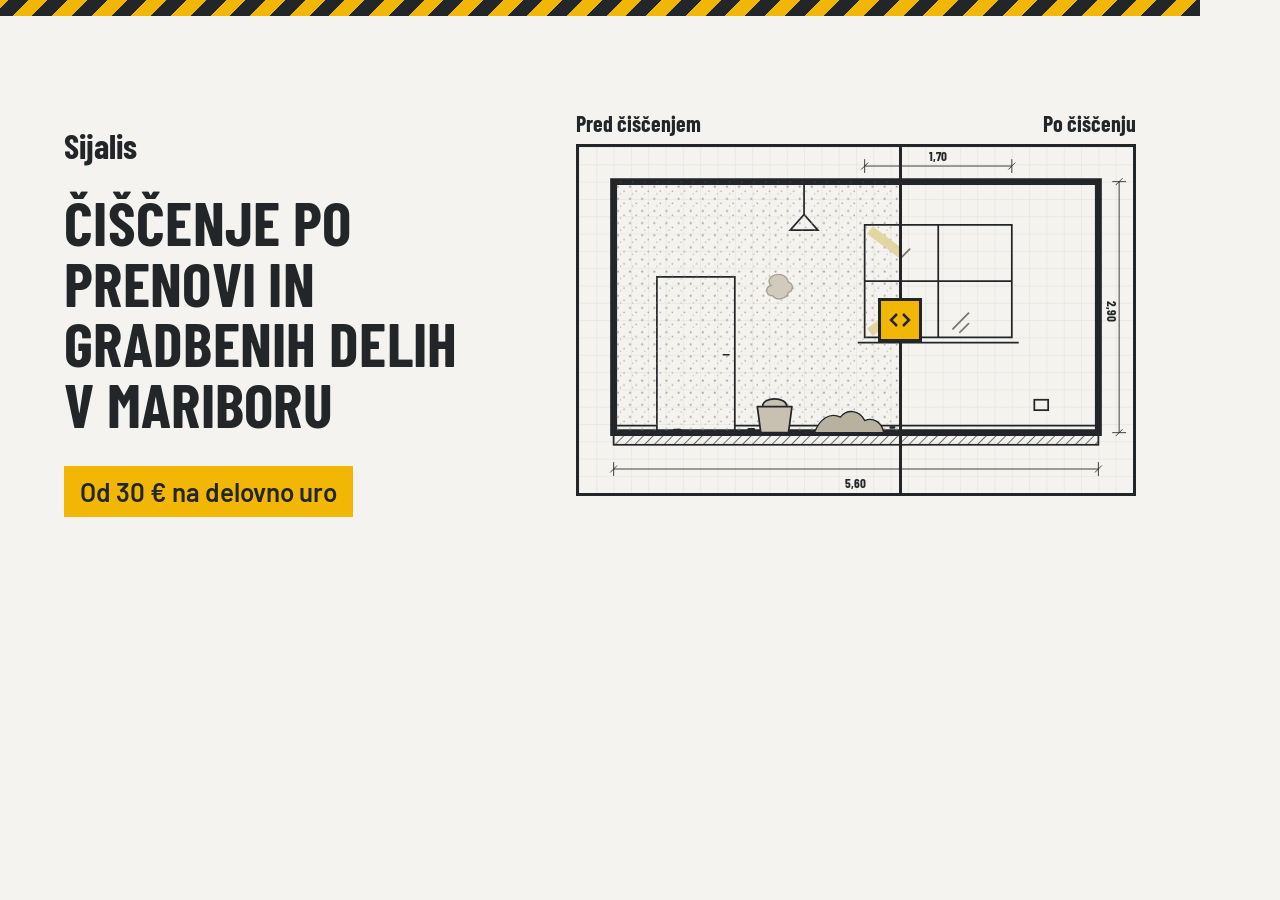
<file: deljenje/sijalis-gradnja.html>
<!doctype html>
<html lang="sl">
<head>
<meta charset="utf-8">
<meta name="robots" content="noindex">
<title>Sijalis</title>
<!-- slika za deljenje strani gradbišče, 1200x630; risba je iz ../gradbisce/index.html; PNG izriše tools/izrisi_deljenje.py -->
<link rel="stylesheet" href="../fonts.css">
<style>
  :root { --grafit: #232628; --papir: #f4f3ef; --rumena: #f2b705; --meja: #77746d; --sivo: #4c5052; }
  * { box-sizing: border-box; }
  html, body { margin: 0; }
  body { width: 1200px; height: 630px; overflow: hidden; background: var(--papir); color: var(--grafit); position: relative; font-family: "Barlow", sans-serif; }
  body::before { content: ""; position: absolute; left: 0; right: 0; top: 0; height: 16px; background: repeating-linear-gradient(-45deg, var(--grafit) 0 14px, var(--rumena) 14px 28px); }
  .besedilo { position: absolute; left: 64px; top: 16px; bottom: 0; width: 470px; display: flex; flex-direction: column; justify-content: center; }
  .ime { font: 700 34px/1 "Barlow Condensed", sans-serif; margin: 0 0 28px; }
  h1 { font: 700 62px/0.98 "Barlow Condensed", sans-serif; text-transform: uppercase; letter-spacing: 0.005em; margin: 0; }
  .cena { align-self: flex-start; margin: 32px 0 0; padding: 10px 16px; background: var(--rumena); font: 600 26px/1.2 "Barlow", sans-serif; }
  .okvir { position: absolute; left: 576px; top: 112px; width: 560px; }
  .oznake { display: flex; justify-content: space-between; margin-bottom: 10px; font: 700 22px/1 "Barlow Condensed", sans-serif; }
  .primerjava { position: relative; border: 3px solid var(--grafit); background: var(--papir); }
  .risba { display: block; width: 100%; height: auto; }
  .pred { position: absolute; inset: 0; height: 100%; clip-path: inset(0 42% 0 0); }
  .crta-x { position: absolute; top: 0; bottom: 0; left: 58%; width: 3px; margin-left: -1.5px; background: var(--grafit); }
  .rocaj { position: absolute; left: 58%; top: 50%; width: 44px; height: 44px; margin: -22px 0 0 -22px; border: 3px solid var(--grafit); background: var(--rumena); }
  .rocaj svg { display: block; width: 24px; height: 24px; margin: 7px; fill: none; stroke: var(--grafit); stroke-width: 2.5; }
  .risba .papir { fill: var(--papir); }
  .risba .mreza { fill: url(#mreza); }
  #mreza path { fill: none; stroke: #d9d6ce; stroke-width: 0.75; }
  #srafura path { stroke: var(--grafit); stroke-width: 1.5; }
  #prah circle { fill: #8f897d; }
  .risba .tla { fill: url(#srafura); stroke: var(--grafit); stroke-width: 2; }
  .risba .stena { fill: none; stroke: var(--grafit); stroke-width: 8; stroke-linejoin: miter; }
  .risba .tanko { fill: none; stroke: var(--grafit); stroke-width: 2; }
  .risba .kota { fill: none; stroke: var(--grafit); stroke-width: 1; }
  .risba .kota-besedilo { font: 700 15px "Barlow Condensed", sans-serif; fill: var(--grafit); text-anchor: middle; }
  .risba .sij { fill: none; stroke: var(--meja); stroke-width: 2; stroke-linecap: round; }
  .pred .prah { fill: url(#prah); opacity: 0.75; }
  .pred .trak { fill: none; stroke: #e3d39b; stroke-width: 11; opacity: 0.9; }
  .pred .madez { fill: #d2cbbd; stroke: #a59f92; stroke-width: 1.5; }
  .pred .lestev { fill: none; stroke: var(--grafit); stroke-width: 3; stroke-linecap: square; }
  .pred .vedro { fill: #c8c1b2; stroke: var(--grafit); stroke-width: 2; stroke-linejoin: round; }
  .pred .kup { fill: #b9b19f; stroke: var(--grafit); stroke-width: 1.5; }
  .pred .drobir { fill: none; stroke: var(--grafit); stroke-width: 3; stroke-linecap: round; }
</style>
</head>
<body>
<div class="besedilo">
  <p class="ime">Sijalis</p>
  <h1>Čiščenje po prenovi in gradbenih delih v&nbsp;Mariboru</h1>
  <p class="cena">Od 30&nbsp;€ na delovno uro</p>
</div>
<div class="okvir">
  <div class="oznake"><span>Pred čiščenjem</span><span>Po čiščenju</span></div>
  <div class="primerjava">
    <svg class="risba po" viewBox="0 0 640 400">
          <defs>
            <pattern id="mreza" width="20" height="20" patternUnits="userSpaceOnUse"><path d="M20 0H0V20"/></pattern>
            <pattern id="srafura" width="8" height="8" patternUnits="userSpaceOnUse" patternTransform="rotate(45)"><path d="M0 0V8"/></pattern>
            <pattern id="prah" width="14" height="14" patternUnits="userSpaceOnUse"><circle cx="3" cy="4" r="1.2"/><circle cx="10" cy="9" r="0.9"/><circle cx="6" cy="12" r="0.7"/></pattern>
            <symbol id="osnova" viewBox="0 0 640 400">
              <rect class="mreza" width="640" height="400"/>
              <rect class="tla" x="40" y="330" width="560" height="14"/>
              <path class="stena" d="M40 40H600V330H40Z"/>
              <path class="tanko" d="M40 322H90M180 322H600"/>
              <path class="tanko" d="M90 330V150H180V330M166 240h8"/>
              <path class="tanko" d="M330 90H500V220H330ZM415 90V220M330 155H500M322 226H508"/>
              <path class="tanko" d="M260 40V78M244 96L260 78L276 96Z"/>
              <rect class="tanko" x="526" y="292" width="16" height="12"/>
              <path class="kota" d="M40 372H600M40 364V380M600 364V380M36 376l8-8M596 376l8-8M624 40V330M616 40H632M616 330H632M620 44l8-8M620 334l8-8M330 22H500M330 14V30M500 14V30M326 26l8-8M496 26l8-8"/>
              <text class="kota-besedilo" x="320" y="394">5,60</text>
              <text class="kota-besedilo" x="415" y="16">1,70</text>
              <text class="kota-besedilo" x="610" y="190" transform="rotate(90 610 190)">2,90</text>
            </symbol>
          </defs>
          <rect class="papir" width="640" height="400"/>
          <use href="#osnova"/>
          <path class="sij" d="M346 140l20-20M352 148l30-30M432 210l18-18M440 214l10-10"/>
        </svg>
    <svg class="risba pred" viewBox="0 0 640 400">
          <rect class="papir" width="640" height="400"/>
          <use href="#osnova"/>
          <rect class="prah" x="40" y="40" width="560" height="290"/>
          <path class="trak" d="M336 96L494 214M494 96L336 214"/>
          <path class="madez" d="M222 150c8-6 18-2 20 6 6 2 6 10 0 12-2 8-14 10-18 4-8 0-10-10-2-12-4-4-2-8 0-10zM548 112c6-4 14 0 14 6 4 4 0 10-6 8-6 4-12-2-10-6-4-2-2-8 2-8z"/>
          <path class="lestev" d="M524 330L548 150L572 330M531 286h34M536 246h24M541 206h14"/>
          <path class="vedro" d="M206 300h40l-4 30h-32zM212 300c0-12 28-12 28 0"/>
          <path class="kup" d="M272 330c6-16 18-24 30-18 8-10 22-8 28 4 10-4 20 2 22 14zM420 330c4-10 12-14 20-10 6-6 14-4 18 4 6-2 12 2 12 6z"/>
          <path class="drobir" d="M196 326h6M360 324h4M376 327h8M480 325h5M110 327h7M590 326h4"/>
        </svg>
    <span class="crta-x"></span>
    <span class="rocaj"><svg viewBox="0 0 24 24"><path d="M9 6l-6 6 6 6M15 6l6 6-6 6"/></svg></span>
  </div>
</div>
</body>
</html>
</file>
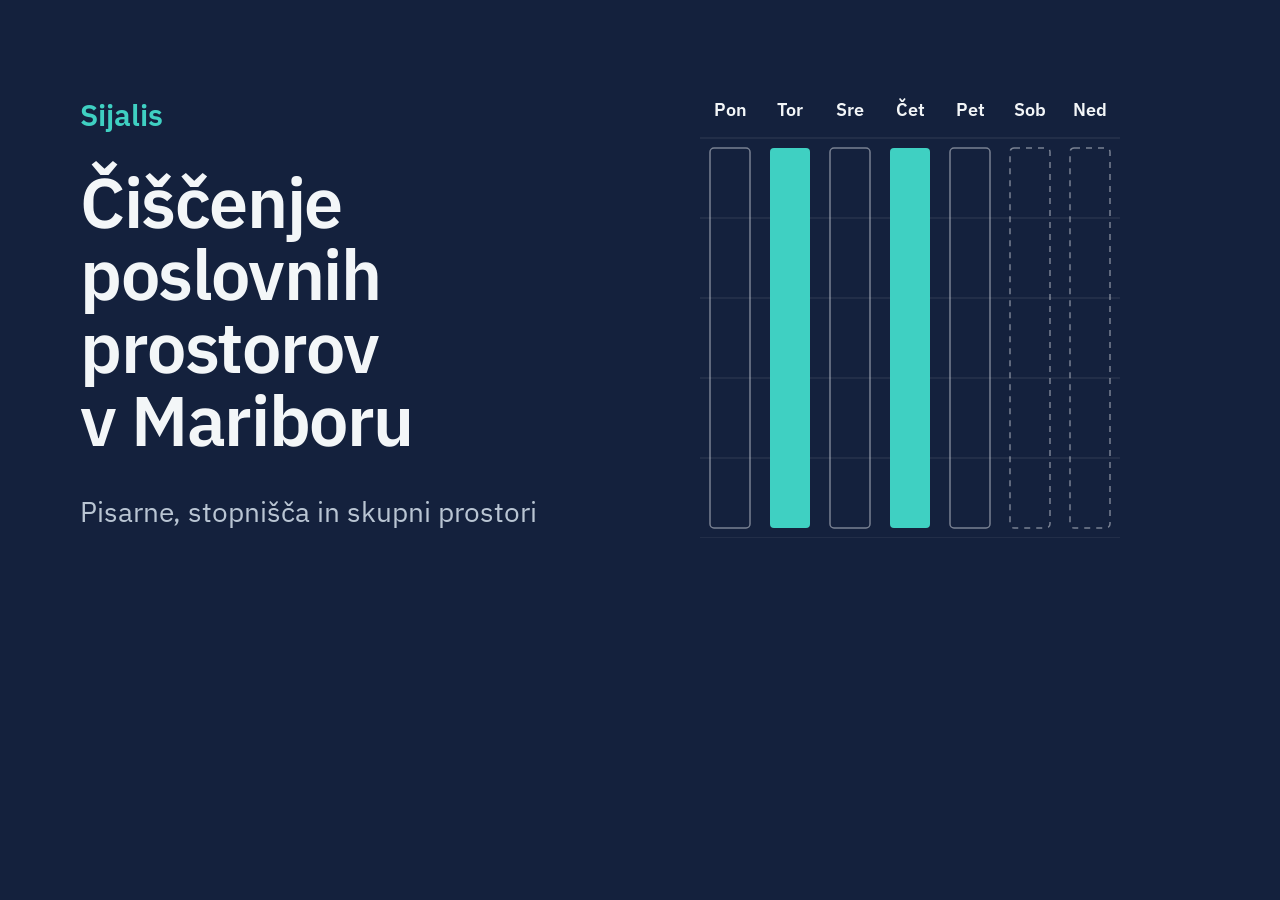
<file: deljenje/sijalis-posel.html>
<!doctype html>
<html lang="sl">
<head>
<meta charset="utf-8">
<meta name="robots" content="noindex">
<title>Sijalis</title>
<!-- slika za deljenje strani poslovni prostori, 1200x630; PNG izriše tools/izrisi_deljenje.py -->
<link rel="stylesheet" href="../fonts.css">
<style>
  :root { --mornar: #14213d; --led: #f3f6f8; --led-mehko: #b9c5d3; --turkiz: #3fd0c2; --crta-temna: rgba(243, 246, 248, .45); }
  * { box-sizing: border-box; }
  html, body { margin: 0; }
  body { width: 1200px; height: 630px; overflow: hidden; background: var(--mornar); color: var(--led); position: relative; font-family: "IBM Plex Sans", sans-serif; }
  .besedilo { position: absolute; left: 80px; top: 0; bottom: 0; width: 560px; display: flex; flex-direction: column; justify-content: center; }
  .ime { font: 600 30px/1 "IBM Plex Sans", sans-serif; color: var(--turkiz); margin: 0 0 36px; }
  h1 { font: 600 70px/1.04 "IBM Plex Sans", sans-serif; letter-spacing: -0.02em; margin: 0; }
  .vrstica { font: 400 28px/1.35 "IBM Plex Sans", sans-serif; color: var(--led-mehko); margin: 36px 0 0; }
  .urnik { position: absolute; right: 80px; top: 92px; width: 420px; height: 446px; }
  .urnik svg { display: block; width: 100%; height: 100%; }
  .dan { font: 600 18px "IBM Plex Sans", sans-serif; fill: var(--led); text-anchor: middle; }
  .vrsta { stroke: rgba(243, 246, 248, .12); stroke-width: 1; }
  .prost { fill: none; stroke: var(--crta-temna); stroke-width: 1.5; }
  .vikend { stroke-dasharray: 6 6; }
  .izbran { fill: var(--turkiz); }
</style>
</head>
<body>
<div class="besedilo">
  <p class="ime">Sijalis</p>
  <h1>Čiščenje poslovnih prostorov v&nbsp;Mariboru</h1>
  <p class="vrstica">Pisarne, stopnišča in skupni prostori</p>
</div>
<div class="urnik">
  <svg viewBox="0 0 420 446">
    <path class="vrsta" d="M0 46H420M0 126H420M0 206H420M0 286H420M0 366H420M0 446H420"/>
    <text class="dan" x="30" y="24">Pon</text><text class="dan" x="90" y="24">Tor</text><text class="dan" x="150" y="24">Sre</text><text class="dan" x="210" y="24">Čet</text><text class="dan" x="270" y="24">Pet</text><text class="dan" x="330" y="24">Sob</text><text class="dan" x="390" y="24">Ned</text>
    <rect class="prost" x="10" y="56" width="40" height="380" rx="4"/>
    <rect class="izbran" x="70" y="56" width="40" height="380" rx="4"/>
    <rect class="prost" x="130" y="56" width="40" height="380" rx="4"/>
    <rect class="izbran" x="190" y="56" width="40" height="380" rx="4"/>
    <rect class="prost" x="250" y="56" width="40" height="380" rx="4"/>
    <rect class="prost vikend" x="310" y="56" width="40" height="380" rx="4"/>
    <rect class="prost vikend" x="370" y="56" width="40" height="380" rx="4"/>
  </svg>
</div>
</body>
</html>
</file>
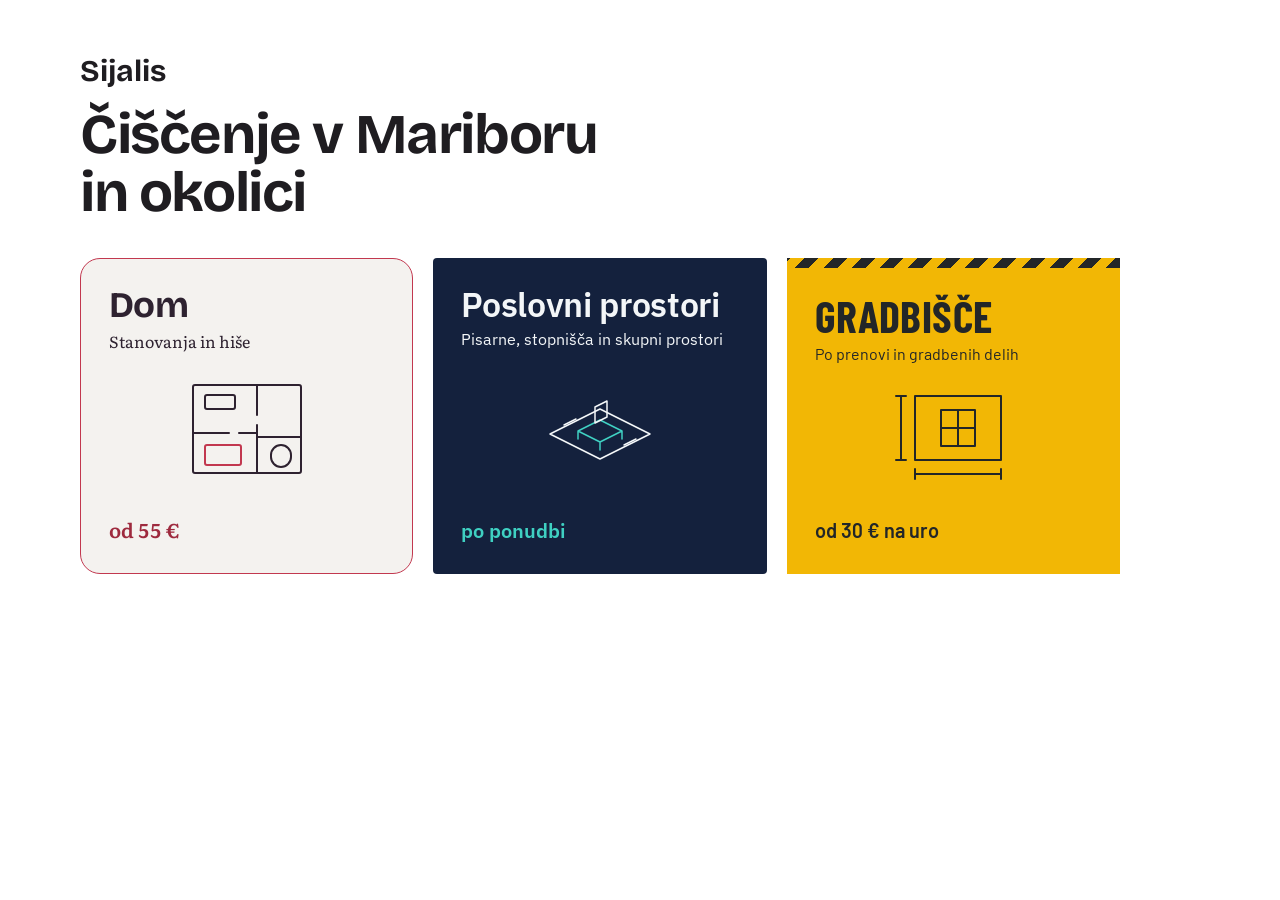
<file: deljenje/sijalis-vstop.html>
<!doctype html>
<html lang="sl">
<head>
<meta charset="utf-8">
<meta name="robots" content="noindex">
<title>Sijalis</title>
<!-- slika za deljenje vstopne strani, 1200x630; gumbi so iz ../vstop.css; PNG izriše tools/izrisi_deljenje.py -->
<link rel="stylesheet" href="../fonts.css">
<link rel="stylesheet" href="../vstop.css">
<style>
  body { width: 1200px; height: 630px; overflow: hidden; position: relative; }
  .vrh { position: absolute; left: 80px; top: 56px; }
  .ime { font: 700 30px/1 "Bricolage Grotesque", sans-serif; margin-bottom: 20px; }
  .izbire { position: absolute; left: 80px; right: 80px; bottom: 56px; margin: 0; }
  .izbira { min-height: 0; height: 316px; }
  .izbira:hover { transform: none; }
  .izbira .risba { max-width: 120px; margin: 12px 0; }
</style>
</head>
<body>
<div class="vrh">
  <p class="ime">Sijalis</p>
  <h1>Čiščenje v&nbsp;Mariboru in okolici</h1>
</div>
<div class="izbire">
  <div class="izbira dom">
    <h2>Dom</h2>
    <p class="opis">Stanovanja in hiše</p>
    <p class="cena">od 55&nbsp;€</p>
    <svg class="risba" viewBox="0 0 120 100">
      <rect x="6" y="6" width="108" height="88" rx="2"/>
      <path d="M70 6v30M70 46v48M6 54h36M52 54h18M70 58h44"/>
      <rect class="m" x="18" y="66" width="36" height="20" rx="2"/>
      <rect x="84" y="66" width="20" height="22" rx="10"/>
      <rect x="18" y="16" width="30" height="14" rx="2"/>
    </svg>
  </div>
  <div class="izbira posel">
    <h2>Poslovni prostori</h2>
    <p class="opis">Pisarne, stopnišča in skupni prostori</p>
    <p class="cena">po ponudbi</p>
    <svg class="risba" viewBox="0 0 120 100">
      <path d="M60 30l50 25-50 25-50-25z"/>
      <path class="m" d="M38 52l22-11 22 11-22 11zM38 52v8M82 52v8M60 63v8"/>
      <path d="M55 44V28l12-6v16z"/>
      <path d="M24 46l12-6M84 66l12-6"/>
    </svg>
  </div>
  <div class="izbira gradnja">
    <h2>Gradbišče</h2>
    <p class="opis">Po prenovi in gradbenih delih</p>
    <p class="cena">od 30&nbsp;€ na uro</p>
    <svg class="risba" viewBox="0 0 120 100">
      <rect x="22" y="10" width="86" height="64"/>
      <rect x="48" y="24" width="34" height="36"/>
      <path d="M65 24v36M48 42h34"/>
      <path d="M22 88h86M22 83v10M108 83v10M8 10v64M3 10h10M3 74h10"/>
    </svg>
  </div>
</div>
</body>
</html>
</file>
<file: fonts.css>
/* Pisave Fontsource 5.3.0 (jsdelivr), licenca SIL OFL 1.1; samo latin in latin-ext. */
@font-face{font-family:"Bricolage Grotesque";font-style:normal;font-weight:700;font-display:swap;src:url(fonts/bricolage-grotesque-latin-700-normal.woff2) format("woff2");unicode-range:U+0000-00FF,U+0131,U+0152-0153,U+02BB-02BC,U+02C6,U+02DA,U+02DC,U+0304,U+0308,U+0329,U+2000-206F,U+20AC,U+2122,U+2191,U+2193,U+2212,U+2215,U+FEFF,U+FFFD}
@font-face{font-family:"Bricolage Grotesque";font-style:normal;font-weight:700;font-display:swap;src:url(fonts/bricolage-grotesque-latin-ext-700-normal.woff2) format("woff2");unicode-range:U+0100-02BA,U+02BD-02C5,U+02C7-02CC,U+02CE-02D7,U+02DD-02FF,U+0304,U+0308,U+0329,U+1D00-1DBF,U+1E00-1E9F,U+1EF2-1EFF,U+2020,U+20A0-20AB,U+20AD-20C0,U+2113,U+2C60-2C7F,U+A720-A7FF}
@font-face{font-family:"Literata";font-style:normal;font-weight:400;font-display:swap;src:url(fonts/literata-latin-400-normal.woff2) format("woff2");unicode-range:U+0000-00FF,U+0131,U+0152-0153,U+02BB-02BC,U+02C6,U+02DA,U+02DC,U+0304,U+0308,U+0329,U+2000-206F,U+20AC,U+2122,U+2191,U+2193,U+2212,U+2215,U+FEFF,U+FFFD}
@font-face{font-family:"Literata";font-style:normal;font-weight:400;font-display:swap;src:url(fonts/literata-latin-ext-400-normal.woff2) format("woff2");unicode-range:U+0100-02BA,U+02BD-02C5,U+02C7-02CC,U+02CE-02D7,U+02DD-02FF,U+0304,U+0308,U+0329,U+1D00-1DBF,U+1E00-1E9F,U+1EF2-1EFF,U+2020,U+20A0-20AB,U+20AD-20C0,U+2113,U+2C60-2C7F,U+A720-A7FF}
@font-face{font-family:"Literata";font-style:normal;font-weight:600;font-display:swap;src:url(fonts/literata-latin-600-normal.woff2) format("woff2");unicode-range:U+0000-00FF,U+0131,U+0152-0153,U+02BB-02BC,U+02C6,U+02DA,U+02DC,U+0304,U+0308,U+0329,U+2000-206F,U+20AC,U+2122,U+2191,U+2193,U+2212,U+2215,U+FEFF,U+FFFD}
@font-face{font-family:"Literata";font-style:normal;font-weight:600;font-display:swap;src:url(fonts/literata-latin-ext-600-normal.woff2) format("woff2");unicode-range:U+0100-02BA,U+02BD-02C5,U+02C7-02CC,U+02CE-02D7,U+02DD-02FF,U+0304,U+0308,U+0329,U+1D00-1DBF,U+1E00-1E9F,U+1EF2-1EFF,U+2020,U+20A0-20AB,U+20AD-20C0,U+2113,U+2C60-2C7F,U+A720-A7FF}
@font-face{font-family:"IBM Plex Sans";font-style:normal;font-weight:400;font-display:swap;src:url(fonts/ibm-plex-sans-latin-400-normal.woff2) format("woff2");unicode-range:U+0000-00FF,U+0131,U+0152-0153,U+02BB-02BC,U+02C6,U+02DA,U+02DC,U+0304,U+0308,U+0329,U+2000-206F,U+20AC,U+2122,U+2191,U+2193,U+2212,U+2215,U+FEFF,U+FFFD}
@font-face{font-family:"IBM Plex Sans";font-style:normal;font-weight:400;font-display:swap;src:url(fonts/ibm-plex-sans-latin-ext-400-normal.woff2) format("woff2");unicode-range:U+0100-02BA,U+02BD-02C5,U+02C7-02CC,U+02CE-02D7,U+02DD-02FF,U+0304,U+0308,U+0329,U+1D00-1DBF,U+1E00-1E9F,U+1EF2-1EFF,U+2020,U+20A0-20AB,U+20AD-20C0,U+2113,U+2C60-2C7F,U+A720-A7FF}
@font-face{font-family:"IBM Plex Sans";font-style:normal;font-weight:600;font-display:swap;src:url(fonts/ibm-plex-sans-latin-600-normal.woff2) format("woff2");unicode-range:U+0000-00FF,U+0131,U+0152-0153,U+02BB-02BC,U+02C6,U+02DA,U+02DC,U+0304,U+0308,U+0329,U+2000-206F,U+20AC,U+2122,U+2191,U+2193,U+2212,U+2215,U+FEFF,U+FFFD}
@font-face{font-family:"IBM Plex Sans";font-style:normal;font-weight:600;font-display:swap;src:url(fonts/ibm-plex-sans-latin-ext-600-normal.woff2) format("woff2");unicode-range:U+0100-02BA,U+02BD-02C5,U+02C7-02CC,U+02CE-02D7,U+02DD-02FF,U+0304,U+0308,U+0329,U+1D00-1DBF,U+1E00-1E9F,U+1EF2-1EFF,U+2020,U+20A0-20AB,U+20AD-20C0,U+2113,U+2C60-2C7F,U+A720-A7FF}
@font-face{font-family:"Barlow Condensed";font-style:normal;font-weight:700;font-display:swap;src:url(fonts/barlow-condensed-latin-700-normal.woff2) format("woff2");unicode-range:U+0000-00FF,U+0131,U+0152-0153,U+02BB-02BC,U+02C6,U+02DA,U+02DC,U+0304,U+0308,U+0329,U+2000-206F,U+20AC,U+2122,U+2191,U+2193,U+2212,U+2215,U+FEFF,U+FFFD}
@font-face{font-family:"Barlow Condensed";font-style:normal;font-weight:700;font-display:swap;src:url(fonts/barlow-condensed-latin-ext-700-normal.woff2) format("woff2");unicode-range:U+0100-02BA,U+02BD-02C5,U+02C7-02CC,U+02CE-02D7,U+02DD-02FF,U+0304,U+0308,U+0329,U+1D00-1DBF,U+1E00-1E9F,U+1EF2-1EFF,U+2020,U+20A0-20AB,U+20AD-20C0,U+2113,U+2C60-2C7F,U+A720-A7FF}
@font-face{font-family:"Barlow";font-style:normal;font-weight:400;font-display:swap;src:url(fonts/barlow-latin-400-normal.woff2) format("woff2");unicode-range:U+0000-00FF,U+0131,U+0152-0153,U+02BB-02BC,U+02C6,U+02DA,U+02DC,U+0304,U+0308,U+0329,U+2000-206F,U+20AC,U+2122,U+2191,U+2193,U+2212,U+2215,U+FEFF,U+FFFD}
@font-face{font-family:"Barlow";font-style:normal;font-weight:400;font-display:swap;src:url(fonts/barlow-latin-ext-400-normal.woff2) format("woff2");unicode-range:U+0100-02BA,U+02BD-02C5,U+02C7-02CC,U+02CE-02D7,U+02DD-02FF,U+0304,U+0308,U+0329,U+1D00-1DBF,U+1E00-1E9F,U+1EF2-1EFF,U+2020,U+20A0-20AB,U+20AD-20C0,U+2113,U+2C60-2C7F,U+A720-A7FF}
@font-face{font-family:"Barlow";font-style:normal;font-weight:600;font-display:swap;src:url(fonts/barlow-latin-600-normal.woff2) format("woff2");unicode-range:U+0000-00FF,U+0131,U+0152-0153,U+02BB-02BC,U+02C6,U+02DA,U+02DC,U+0304,U+0308,U+0329,U+2000-206F,U+20AC,U+2122,U+2191,U+2193,U+2212,U+2215,U+FEFF,U+FFFD}
@font-face{font-family:"Barlow";font-style:normal;font-weight:600;font-display:swap;src:url(fonts/barlow-latin-ext-600-normal.woff2) format("woff2");unicode-range:U+0100-02BA,U+02BD-02C5,U+02C7-02CC,U+02CE-02D7,U+02DD-02FF,U+0304,U+0308,U+0329,U+1D00-1DBF,U+1E00-1E9F,U+1EF2-1EFF,U+2020,U+20A0-20AB,U+20AD-20C0,U+2113,U+2C60-2C7F,U+A720-A7FF}
</file>
<file: vstop.css>
/* Vstopna stran in 404: nevtralen okvir, trije gumbi v slogu svojih strani. */
:root {
  --crnilo: #1f1d21;
  --mehko: #5d5a60;
  --crta: #e3e1e4;
  --belo: #ffffff;
  /* dom */
  --malina: #c2384f; --malina-temna: #9e2a3e; --papir: #f4f2ef; --dom-crnilo: #2e2230;
  /* poslovni prostori */
  --mornar: #14213d; --led: #f3f6f8; --turkiz: #3fd0c2;
  /* gradbišče */
  --grafit: #232628; --rumena: #f2b705;
}
@view-transition { navigation: auto; }
*, *::before, *::after { box-sizing: border-box; }
html { -webkit-text-size-adjust: 100%; }
body {
  margin: 0; background: var(--belo); color: var(--crnilo);
  font: 400 1rem/1.55 system-ui, "Segoe UI", sans-serif;
  overflow-x: clip;
}
a { color: inherit; touch-action: manipulation; }
:focus-visible { outline: 3px solid var(--crnilo); outline-offset: 3px; }
h1, h2, p { margin: 0; }

.preskok { position: absolute; left: 12px; top: -60px; z-index: 20; background: var(--crnilo); color: var(--belo); padding: 12px 16px; text-decoration: none; }
.preskok:focus { top: 12px; }

.glava { display: flex; align-items: center; gap: 8px; padding: 8px 12px 8px 20px; border-bottom: 1px solid var(--crta); }
.znak { font: 700 1.25rem/1 "Bricolage Grotesque", system-ui, sans-serif; text-decoration: none; margin-right: auto; letter-spacing: -0.01em; }
.krog {
  display: inline-flex; align-items: center; justify-content: center; gap: 8px;
  min-width: 44px; height: 44px; padding: 0 12px; border-radius: 999px;
  border: 1.5px solid var(--crnilo); text-decoration: none; font-weight: 600;
}
.krog.polni { background: var(--crnilo); color: var(--belo); }
.krog span { display: none; }
.gik { flex: none; width: 20px; height: 20px; fill: none; stroke: currentColor; stroke-width: 1.75; stroke-linecap: round; stroke-linejoin: round; }

main { padding: 28px 16px 40px; max-width: 1280px; margin: 0 auto; }
h1 {
  font: 700 2.25rem/1.04 "Bricolage Grotesque", system-ui, sans-serif;
  letter-spacing: -0.025em; max-width: 14ch; text-wrap: balance;
}
.pod-h1 { margin-top: 10px; color: var(--mehko); font-size: 1.125rem; }

.izbire { display: grid; gap: 12px; margin-top: 24px; }
.izbira {
  position: relative; overflow: hidden;
  display: grid; grid-template-columns: 1fr 96px; grid-template-rows: auto auto 1fr; column-gap: 12px;
  min-height: 148px; padding: 18px 18px 16px 20px; text-decoration: none;
  transition: transform 180ms ease-out;
}
.izbira:hover { transform: translateY(-3px); }
.izbira h2 { grid-column: 1; }
.izbira .opis { grid-column: 1; margin-top: 4px; }
.izbira .cena { grid-column: 1; align-self: end; margin-top: 10px; font-variant-numeric: tabular-nums; }
.izbira .risba { grid-column: 2; grid-row: 1 / 4; align-self: center; width: 96px; height: 80px; fill: none; stroke-width: 2; stroke-linecap: round; stroke-linejoin: round; }

/* dom: papir, malina, Bricolage in Literata */
.izbira.dom { background: var(--papir); color: var(--dom-crnilo); border-radius: 20px; border: 1.5px solid var(--malina); }
.dom h2 { font: 700 1.75rem/1.05 "Bricolage Grotesque", sans-serif; letter-spacing: -0.02em; }
.dom .opis, .dom .cena { font-family: "Literata", Georgia, serif; }
.dom .cena { color: var(--malina-temna); font-weight: 600; }
.dom .risba { stroke: var(--dom-crnilo); }
.dom .risba .m { stroke: var(--malina); }
.izbira.dom:focus-visible { outline-color: var(--malina-temna); }

/* poslovni prostori: mornarska, hladna bela, turkizna, IBM Plex Sans */
.izbira.posel { background: var(--mornar); color: var(--led); border-radius: 4px; }
.posel h2 { font: 600 1.625rem/1.1 "IBM Plex Sans", sans-serif; letter-spacing: -0.01em; }
.posel .opis, .posel .cena { font-family: "IBM Plex Sans", sans-serif; }
.posel .cena { color: var(--turkiz); font-weight: 600; }
.posel .risba { stroke: var(--led); stroke-width: 1.5; }
.posel .risba .m { stroke: var(--turkiz); }

/* gradbišče: varnostna rumena, grafit, Barlow Condensed */
.izbira.gradnja { background: var(--rumena); color: var(--grafit); border-radius: 0; padding-top: 26px; }
.gradnja::before {
  content: ""; position: absolute; left: 0; right: 0; top: 0; height: 10px;
  background: repeating-linear-gradient(-45deg, var(--grafit) 0 10px, var(--rumena) 10px 20px);
}
.gradnja h2 { font: 700 2rem/1 "Barlow Condensed", sans-serif; text-transform: uppercase; letter-spacing: 0.01em; }
.gradnja .opis, .gradnja .cena { font-family: "Barlow", sans-serif; }
.gradnja .cena { font-weight: 600; }
.gradnja .risba { stroke: var(--grafit); }

.obmocje { margin-top: 28px; color: var(--mehko); max-width: 60ch; }

.noga { border-top: 1px solid var(--crta); padding: 24px 16px 32px; color: var(--mehko); font-size: 0.875rem; }
.noga ul { list-style: none; margin: 0; padding: 0; display: flex; flex-wrap: wrap; gap: 4px 20px; }
.noga p { margin-top: 12px; }

@media (min-width: 900px) {
  .glava { padding: 16px 56px; }
  .krog span { display: inline; }
  .krog { padding: 0 18px; }
  main { padding: 64px 56px 56px; }
  h1 { font-size: 3.5rem; }
  .izbire { grid-template-columns: repeat(3, 1fr); gap: 20px; margin-top: 40px; }
  .izbira { grid-template-columns: 1fr; grid-template-rows: auto auto 1fr auto; min-height: 400px; padding: 28px; }
  .izbira.gradnja { padding-top: 36px; }
  .izbira .risba { grid-column: 1; grid-row: 3; width: 100%; max-width: 240px; height: auto; justify-self: center; margin: 24px 0; }
  .izbira .cena { grid-row: 4; font-size: 1.25rem; }
  .dom h2 { font-size: 2.25rem; }
  .posel h2 { font-size: 2.125rem; }
  .gradnja h2 { font-size: 2.75rem; }
  .noga { padding: 28px 56px 40px; }
}

@media (prefers-reduced-motion: reduce) {
  @view-transition { navigation: none; }
  .izbira { transition: none; }
  .izbira:hover { transform: none; }
}
</file>
<file: dom/style.css>
:root {
  --malina: #c2384f;
  --malina-temna: #9e2a3e;
  --papir: #f4f2ef;
  --list: #fbf7f1;
  --pesek: #ede3d5;
  --crnilo: #2e2230;
  --crnilo-mehko: #5c4a5e;
  --crta: rgba(46, 34, 48, 0.2);
  --naslovna: "Bricolage Grotesque", "Segoe UI", sans-serif;
  --besedilna: "Literata", Georgia, serif;
  --vrstica: 0px;
  /* lestvica pisave: pet velikosti */
  --mala: 0.875rem;
  --osnovna: 1rem;
  --srednja: 1.25rem;
  --h2: 2rem;
  --h1: 2.5rem;
}

*, *::before, *::after { box-sizing: border-box; }
html { -webkit-text-size-adjust: 100%; scroll-behavior: smooth; scrollbar-color: var(--crnilo-mehko) var(--papir); }
body {
  margin: 0;
  background: var(--papir);
  color: var(--crnilo);
  font: 400 var(--osnovna)/1.6 var(--besedilna);
  overflow-x: clip;
}
::selection { background: var(--malina); color: #fff; }
a, button { color: inherit; touch-action: manipulation; }
:focus-visible { outline: 3px solid var(--malina); outline-offset: 3px; }
h1, h2, h3 { font-family: var(--naslovna); font-weight: 700; text-wrap: balance; margin: 0; }
p { margin: 0; }
section { scroll-margin-top: 72px; }

.preskok {
  position: absolute; left: 12px; top: -60px; z-index: 20;
  background: var(--crnilo); color: var(--papir);
  padding: 12px 16px; font-family: var(--naslovna); text-decoration: none;
}
.preskok:focus { top: 12px; }

.glava {
  display: flex; align-items: center; justify-content: space-between; gap: 24px;
  padding: 8px 12px 8px 20px;
  position: sticky; top: 0; z-index: 10;
  background: var(--papir);
  border-bottom: 1px solid var(--crta);
  transition: transform 250ms ease-out;
}
/* ob drsenju navzdol se glava umakne, s fokusom v njej ostane */
.glava.skrita { transform: translateY(-100%); }
.glava.skrita:focus-within { transform: none; }
.glava .znak { font: 700 var(--osnovna)/1 var(--naslovna); text-decoration: none; color: var(--malina-temna); }
.glava nav { display: none; gap: 28px; margin-left: auto; }
.klic {
  display: inline-flex; align-items: center; justify-content: center; gap: 8px;
  width: 44px; height: 44px; border-radius: 999px; flex: none;
  background: var(--malina); color: #fff; text-decoration: none;
  font: 700 var(--osnovna)/1 var(--naslovna);
  transition: background-color 160ms ease-out;
}
.klic:hover { background: var(--malina-temna); }
.klic-besedilo { display: none; }
/* ikone v gumbih: ena črta v barvi besedila */
.gik { flex: none; width: 20px; height: 20px; fill: none; stroke: currentColor; stroke-width: 1.75; stroke-linecap: round; stroke-linejoin: round; }
.glava nav a { font: 400 var(--osnovna)/1 var(--naslovna); text-decoration: none; padding: 12px 0; }
.glava nav a:hover { color: var(--malina-temna); }

.gumbi { display: flex; flex-wrap: wrap; gap: 12px; margin-top: 28px; }
.gumb {
  display: inline-flex; align-items: center; justify-content: center; gap: 8px;
  min-height: 52px; padding: 0 22px;
  font: 700 var(--osnovna)/1.1 var(--naslovna); text-decoration: none;
  border-radius: 999px; border: 1.5px solid var(--malina);
  transition: background-color 160ms ease-out, color 160ms ease-out;
}
.gumb.polni { background: var(--malina); color: #fff; }
.gumb.polni:hover { background: var(--malina-temna); border-color: var(--malina-temna); }
.gumb.obrobni { color: var(--malina-temna); background: transparent; }
.gumb.obrobni:hover { background: var(--list); }
.gumb.obrobni-svetli { color: var(--papir); border-color: var(--papir); }
.gumb.obrobni-svetli:hover { background: rgba(244, 242, 239, 0.12); }

.vrh {
  position: relative; overflow: clip; isolation: isolate;
  padding: 24px 20px 120px; display: grid;
}
.vrh-besedilo, .vrh-opis { position: relative; z-index: 4; }
/* dva enako široka gumba, klic poln, WhatsApp z obrobo */
.vrh .gumbi { display: grid; grid-template-columns: 1fr 1fr; gap: 10px; margin-top: 24px; max-width: 400px; }
.vrh .gumb { padding: 0 12px; }
.vrh .gumb.obrobni { background: var(--list); }
.vrh-opis { margin-top: 64px; }
h1 {
  font-size: var(--h1);
  line-height: 1.02;
  letter-spacing: -0.025em;
  max-width: 12ch;
}
.uvod { max-width: 36ch; font-size: var(--srednja); }
.cena { margin-top: 14px; color: var(--crnilo-mehko); font-variant-numeric: tabular-nums; }

/* scena: od zadaj naprej risalna plošča, list načrta, tloris, svetloba z okna, skodelica */
.miza { position: relative; max-width: 300px; width: 100%; justify-self: center; margin-top: 28px; }
.namig {
  position: relative; z-index: 4; display: flex; align-items: center; gap: 8px; margin-bottom: 14px;
  font: 700 var(--osnovna)/1.4 var(--naslovna); color: var(--crnilo-mehko);
}
.namig .gik { width: 22px; height: 22px; color: var(--malina-temna); }
.oder, .spredaj { position: absolute; inset: 0; pointer-events: none; }
.oder { z-index: 0; }
.spredaj { z-index: 3; }
.plast {
  position: absolute; left: 50%; top: 50%;
  width: 600px; height: 700px; max-width: none; margin: -350px 0 0 -300px;
}
.slika { display: block; width: 100%; height: 100%; overflow: visible; }
.megla {
  position: absolute; left: 0; right: 0; bottom: 0; height: 240px; z-index: 1;
  background: linear-gradient(rgba(237, 227, 213, 0), var(--pesek) 80%);
  pointer-events: none;
}
.para, .okensko { transform-box: fill-box; }
.para { transform-origin: 50% 100%; animation: para 6.6s ease-out infinite; }
.okensko { opacity: 0.8; animation: okensko 14s ease-in-out infinite alternate; }
.okensko.drugo { animation-duration: 17s; animation-delay: -6s; }
.kolobar { transform-box: view-box; transform-origin: 414px 110px; animation: kolobar 12s linear infinite; }
@keyframes para {
  0% { transform: translate(0, 10px) scale(0.9); opacity: 0; }
  30% { opacity: 1; }
  100% { transform: translate(-10px, -26px) scale(1.08); opacity: 0; }
}
@keyframes okensko { from { transform: translateX(-10px); opacity: 0.55; } to { transform: translateX(14px); opacity: 0.95; } }
@keyframes kolobar { to { transform: rotate(360deg); } }

/* tloris: ena črta, stene kot dvojna črta, kote ob robu */
.tloris { position: relative; z-index: 2; margin: 0; max-width: none; width: 100%; }
.tloris svg { display: block; width: 100%; height: auto; overflow: visible; }
.tloris .prostor { cursor: pointer; outline: none; }
/* obroč za tipkovnico je notranja polovica poteze tal: obris skupine bi objel tudi lesk, Firefox pa obrisa na SVG ne nariše */
.tloris .prostor:focus-visible .tla { stroke: var(--malina); stroke-width: 13px; clip-path: inset(0) fill-box; }
.tloris .okna:focus-visible .okno-zadetek { stroke: rgba(194, 56, 79, 0.3); }
.tloris .tla { fill: var(--list); }
.tloris .izbor { fill: var(--malina); opacity: 0; transition: opacity 220ms ease-out; }
.tloris .prostor.izbran .izbor { opacity: 0.14; }
.tloris .prostor:hover .izbor { opacity: 0.07; }
.tloris .prostor.izbran:hover .izbor { opacity: 0.2; }
.tloris .pohistvo { fill: none; stroke: var(--crnilo); stroke-width: 1.5; stroke-linejoin: round; vector-effect: non-scaling-stroke; }
.tloris .izbran .pohistvo { stroke: var(--malina-temna); }
.tloris text { font: 600 13px var(--naslovna); fill: var(--crnilo); pointer-events: none; }
.tloris .izbran text { fill: var(--malina-temna); }
.tloris .stene { fill: none; stroke: var(--crnilo); stroke-width: 7; stroke-linecap: square; pointer-events: none; }
.tloris .stene-notri { fill: none; stroke: var(--list); stroke-width: 4; stroke-linecap: square; pointer-events: none; }
/* ob nalaganju se stene narišejo z eno potezo, nato se po vrsti čistijo sobe */
.tloris .stene, .tloris .stene-notri { stroke-dasharray: 1; stroke-dashoffset: 0; animation: risba 1.6s cubic-bezier(0.22, 1, 0.36, 1) both; }
@keyframes risba { from { stroke-dashoffset: 1; } to { stroke-dashoffset: 0; } }
.tloris .prostor.izbran .izbor { animation: zasij 700ms ease-out; }
@keyframes zasij { from { opacity: 0.5; } to { opacity: 0.14; } }
.tloris .okno { fill: none; stroke: var(--crnilo); stroke-width: 1.5; vector-effect: non-scaling-stroke; transition: stroke 220ms ease-out; }
.tloris .okno-zadetek { fill: none; stroke: transparent; stroke-width: 16; }
.tloris .okna.izbran .okno { stroke: var(--malina); stroke-width: 3; }
.tloris .kota { fill: none; stroke: var(--crnilo-mehko); stroke-width: 1; vector-effect: non-scaling-stroke; pointer-events: none; }
/* svetloba z okna drsi po tleh, nato tanka poteza po vrsti počisti vsako sobo */
.lesk { fill: #fff; opacity: 0; pointer-events: none; animation: lesk 10s ease-in-out infinite; }
.poteza {
  fill: none; stroke: var(--crnilo-mehko); stroke-width: 1.2;
  stroke-linecap: round; stroke-linejoin: round; stroke-dasharray: 1; stroke-dashoffset: 1;
  opacity: 0; pointer-events: none; animation: poteza 10s ease-in-out infinite;
}
@keyframes lesk {
  0% { transform: translateX(0); opacity: 0; }
  3% { opacity: 0.85; }
  14% { transform: translateX(360px); opacity: 0.6; }
  15%, 100% { transform: translateX(360px); opacity: 0; }
}
@keyframes poteza {
  0%, 4% { stroke-dashoffset: 1; opacity: 0; }
  6% { opacity: 0.8; }
  18% { stroke-dashoffset: 0; opacity: 0.8; }
  26%, 100% { stroke-dashoffset: 0; opacity: 0; }
}

/* ikone: ena črta v barvi črnila, brez polnil */
.ik { fill: none; stroke: var(--crnilo); stroke-width: 1.5; stroke-linecap: round; stroke-linejoin: round; }
.ik * { vector-effect: non-scaling-stroke; }
.ik .f, .ik .m { fill: none; }

/* prostori */
.prostori { position: relative; overflow: clip; background: var(--pesek); padding: 24px 20px 72px; }
.prostori-okvir { position: relative; z-index: 1; max-width: 1240px; margin: 0 auto; }
.prostori h2 { font-size: var(--h2); line-height: 1.08; max-width: 16ch; margin-bottom: 28px; }
.pise { display: inline-block; vertical-align: -6px; margin-left: 6px; }
.pise svg { display: block; }
.tipka { fill: var(--crnilo); animation: tipka 4s ease-in-out infinite; }
@keyframes tipka {
  0%, 24%, 100% { transform: translateY(0); opacity: 0.4; }
  12% { transform: translateY(-3px); opacity: 1; }
}

/* drsni pas kartic sob */
.tir {
  list-style: none; margin: 0 -20px; padding: 6px 20px 18px;
  display: flex; gap: 14px; overflow-x: auto;
  scroll-snap-type: x mandatory; scroll-padding: 0 20px;
  scrollbar-width: none; overscroll-behavior-x: contain;
}
.tir::-webkit-scrollbar { display: none; }
.soba {
  flex: 0 0 78%; scroll-snap-align: start;
  background: var(--list);
  border: 1px solid var(--crta);
  border-radius: 6px;
  padding: 18px 18px 20px;
  transition: border-color 200ms ease-out;
}
.soba:has([aria-pressed="true"]) { border-color: var(--malina); box-shadow: inset 0 0 0 1px var(--malina); }
/* fotografija prostora na vrhu kartice, vse z istim filtrom */
.soba .foto {
  display: block; width: calc(100% + 36px); max-width: none; height: auto; aspect-ratio: 3 / 2;
  margin: -18px -18px 14px; border-radius: 5px 5px 0 0; object-fit: cover; background: var(--pesek);
  filter: saturate(0.82) sepia(0.08) contrast(1.02);
}
.izberi {
  display: flex; align-items: center; gap: 14px; width: 100%; min-height: 64px;
  margin: 0 0 14px; padding: 0; border: 0; background: none; cursor: pointer; text-align: left;
  font: 700 var(--srednja)/1.15 var(--naslovna); color: var(--crnilo);
}
.soba-ik {
  flex: none; display: grid; place-items: center; width: 56px; height: 56px;
  border-radius: 50%; border: 1px solid var(--crta);
  transition: background-color 200ms ease-out, border-color 200ms ease-out;
}
.soba-ik .ik { width: 36px; height: 36px; }
.izberi .soba-ime { flex: 1; }
.izberi::after {
  content: ""; flex: none; width: 26px; height: 26px; border-radius: 50%;
  border: 1.5px solid var(--malina);
  background: radial-gradient(circle, var(--malina) 0 45%, transparent 48%) center / 0 0 no-repeat;
  transition: background-size 180ms ease-out;
}
.izberi[aria-pressed="true"]::after { background-size: 100% 100%; }
.izberi[aria-pressed="true"] .soba-ik { background: var(--malina); border-color: var(--malina); }
.izberi[aria-pressed="true"] .ik { stroke: #fff; }
.soba .mala { font: 700 var(--mala)/1.4 var(--naslovna); color: var(--crnilo-mehko); }
.soba .opis { margin-top: 4px; }
.cipi { list-style: none; margin: 16px 0 0; padding: 0; display: flex; flex-wrap: wrap; gap: 8px; }
.cipi li {
  display: inline-flex; align-items: center; gap: 6px;
  padding: 6px 12px 6px 8px; border-radius: 999px;
  border: 1px solid var(--crta);
  font: 600 var(--mala)/1.2 var(--naslovna); color: var(--crnilo-mehko);
}
.cipi .ik { width: 20px; height: 20px; }

/* sporočilo, ki se sestavlja */
.sporocilo { margin-top: 10px; }
.sporocilo .oznaka { font: 700 var(--osnovna)/1.3 var(--naslovna); }
.oblacek {
  position: relative; margin-top: 10px; padding: 16px 18px 18px;
  background: var(--list); border: 1px solid var(--crta); border-radius: 16px 16px 16px 4px;
}
.pozdrav { color: var(--crnilo-mehko); }
.izbrani { margin-top: 10px; display: flex; flex-wrap: wrap; gap: 8px; min-height: 36px; }
.cip {
  display: inline-flex; align-items: center; min-height: 34px; padding: 0 14px;
  border-radius: 999px; background: var(--malina); color: #fff;
  font: 700 var(--osnovna)/1 var(--naslovna);
  animation: cip 220ms ease-out;
}
@keyframes cip { from { transform: scale(0.7); opacity: 0; } }
.prazno { font-style: italic; color: var(--crnilo-mehko); align-self: center; }
.sporocilo .gumb { margin-top: 18px; width: 100%; }
/* sestavljalnik: vsaka izbira je tableta, polje leži nevidno čez njo */
.skupina { margin: 0 0 20px; padding: 0; border: 0; min-width: 0; }
.skupina legend { padding: 0; margin-bottom: 10px; font: 700 var(--osnovna)/1.3 var(--naslovna); }
.izbire { display: flex; flex-wrap: wrap; gap: 8px; }
.izbira { position: relative; display: inline-flex; }
.izbira input { position: absolute; inset: 0; z-index: 1; width: 100%; height: 100%; margin: 0; opacity: 0; cursor: pointer; }
.izbira span {
  display: inline-flex; align-items: center; min-height: 44px; padding: 0 16px 0 12px;
  border: 1.5px solid var(--crta); border-radius: 999px; background: var(--list);
  font: 700 var(--mala)/1.1 var(--naslovna); color: var(--crnilo);
  transition: background-color 160ms ease-out, border-color 160ms ease-out, color 160ms ease-out;
}
.izbira span::before {
  content: ""; flex: none; width: 14px; height: 14px; margin-right: 8px;
  border: 1.5px solid var(--crnilo-mehko); border-radius: 4px;
}
.izbira input[type="radio"] + span::before { border-radius: 50%; }
.izbira input:hover + span { border-color: var(--malina); }
.izbira input:checked + span { background: var(--malina); border-color: var(--malina); color: #fff; }
.izbira input:checked + span::before { border-color: #fff; background: #fff; box-shadow: inset 0 0 0 2px var(--malina); }
.izbira input:focus-visible + span { outline: 3px solid var(--malina); outline-offset: 3px; }
.sporocilo .oznaka { margin-top: 8px; }
.trajanje { margin-top: 14px; padding-top: 12px; border-top: 1px dashed var(--crta); color: var(--crnilo-mehko); }
.trajanje span:last-child { font-weight: 600; color: var(--crnilo); }
.dosegljivost { display: flex; align-items: center; gap: 10px; margin-top: 16px; font-size: var(--mala); color: var(--crnilo-mehko); }
.luc { flex: none; width: 8px; height: 8px; border-radius: 50%; background: currentColor; opacity: 0.6; }
.dosegljivost.odprto .luc { background: #2f8f5b; opacity: 1; }
.znova {
  display: flex; align-items: center; justify-content: center; width: 100%; min-height: 44px; margin-top: 6px;
  padding: 0; border: 0; background: none; cursor: pointer;
  font: 700 var(--osnovna)/1 var(--naslovna); color: var(--malina-temna);
  text-decoration: underline; text-underline-offset: 4px; text-decoration-thickness: 1px;
}
.znova:hover { color: var(--malina); }
.shranjeno { text-align: center; font-size: var(--mala); color: var(--crnilo-mehko); }

/* ostali bloki: ozadje čez celo širino, vsebina v stolpcu */
.blok { position: relative; padding: 72px 20px; }
/* skice nad poglavji v jeziku načrta */
.skica { position: absolute; top: 18px; left: 20px; pointer-events: none; }
.skica svg { display: block; overflow: visible; }
.skica .crta { fill: none; stroke: currentColor; stroke-width: 1.5; stroke-linecap: round; stroke-linejoin: round; }
.tok { stroke-dasharray: 4 9; animation: tok 6s linear infinite; }
.postaja { fill: currentColor; animation: postaja 6s ease-in-out infinite; }
.vrata { transform-box: fill-box; transform-origin: 0 50%; animation: vrata 6s ease-in-out infinite; }
.kljuc { transform-box: view-box; transform-origin: 21px 6px; animation: kljuc 5s ease-in-out infinite alternate; }
.kljuc.drugi { animation-duration: 6.5s; animation-delay: -2s; }
.kraj { fill: currentColor; animation: kraj 4s ease-in-out infinite alternate; }
.zebljicek { animation: zebljicek 4s ease-in-out infinite; }
.val { fill: none; stroke: currentColor; stroke-width: 1.5; transform-box: fill-box; transform-origin: 50% 50%; animation: val 4s ease-out infinite; }
@keyframes tok { to { stroke-dashoffset: -130; } }
@keyframes postaja { 0%, 100% { opacity: 0.35; } 15%, 30% { opacity: 1; } }
@keyframes vrata { 0%, 50%, 100% { transform: scaleX(1); } 65%, 85% { transform: scaleX(0.35); } }
@keyframes kljuc { from { transform: rotate(-8deg); } to { transform: rotate(8deg); } }
@keyframes kraj { from { opacity: 0.35; } to { opacity: 1; } }
@keyframes zebljicek { 0%, 100% { transform: translateY(0); } 50% { transform: translateY(-5px); } }
@keyframes val {
  0%, 30% { transform: scale(0.5); opacity: 0; }
  50% { opacity: 0.9; }
  100% { transform: scale(1.6); opacity: 0; }
}
.blok h2 { font-size: var(--h2); line-height: 1.08; margin-bottom: 28px; }

/* storitve: zavihka in cenik kot jedilni list */
.storitve { padding-top: 56px; }
.zavihki-vrsta {
  display: flex; gap: 4px; padding: 4px; margin-bottom: 8px;
  border: 1px solid var(--crta); border-radius: 999px; max-width: 460px;
}
.zavihki-vrsta [role="tab"] {
  flex: 1; min-height: 48px; padding: 0 12px; border: 0; border-radius: 999px;
  background: transparent; cursor: pointer;
  font: 700 var(--osnovna)/1.1 var(--naslovna); color: var(--crnilo-mehko);
  transition: background-color 180ms ease-out, color 180ms ease-out;
}
.zavihki-vrsta [aria-selected="true"] { background: var(--malina); color: #fff; }
.storitve-sez[hidden] { display: none; }
.storitve-sez { list-style: none; margin: 0; padding: 0; max-width: 820px; }
.storitve-sez li {
  display: grid; grid-template-columns: 36px minmax(0, auto) minmax(20px, 1fr) auto;
  grid-template-areas: "ik ime vodilo od" "ik opis opis opis";
  column-gap: 12px; align-items: baseline;
  padding: 20px 0; border-bottom: 1px solid var(--crta);
}
.storitve-sez .ik { grid-area: ik; align-self: start; width: 36px; height: 36px; }
.storitve-sez h3 { grid-area: ime; font-size: var(--srednja); line-height: 1.25; }
.storitve-sez .vodilo { grid-area: vodilo; border-bottom: 1.5px dotted var(--crnilo-mehko); }
.storitve-sez .od {
  grid-area: od; text-align: right; max-width: 10em;
  font: 700 var(--osnovna)/1.25 var(--naslovna); font-variant-numeric: tabular-nums;
}
.storitve-sez .opis { grid-area: opis; margin-top: 4px; color: var(--crnilo-mehko); max-width: 52ch; }
.storitve-sez .opis a { color: var(--malina-temna); }

/* kako: temni odsek s časovnico */
.kako { background: var(--crnilo); color: var(--papir); padding-bottom: 0; }
.kako .skica { color: var(--papir); }
.koraki { list-style: none; counter-reset: korak; margin: 0; padding: 0; display: grid; gap: 28px; }
.koraki li { counter-increment: korak; position: relative; padding-left: 82px; min-height: 64px; }
/* pot ekipe: črta od prvega do zadnjega koraka se nariše med drsenjem */
.tek { position: relative; }
.pot { position: absolute; left: 31px; top: 32px; width: 2px; height: calc(100% - 88px); overflow: visible; }
.pot path { fill: none; stroke-width: 2; vector-effect: non-scaling-stroke; }
.pot-sled { stroke: rgba(244, 242, 239, 0.2); }
[data-pot] { stroke: var(--papir); stroke-dasharray: 100; stroke-dashoffset: 0; }
.js [data-pot] { stroke-dashoffset: 100; }
.korak-ik {
  position: absolute; left: 0; top: 0; display: grid; place-items: center;
  width: 64px; height: 64px; border-radius: 50%; background: var(--papir);
}
.korak-ik .ik { width: 36px; height: 36px; }
.korak-ik::after {
  content: counter(korak); position: absolute; right: -6px; top: -4px;
  display: grid; place-items: center; width: 26px; height: 26px; border-radius: 50%;
  background: var(--crnilo); color: var(--papir); font: 700 var(--mala)/1 var(--naslovna);
  border: 1.5px solid var(--papir); font-variant-numeric: tabular-nums;
}
.koraki h3 { font-size: var(--srednja); line-height: 1.25; padding-top: 6px; }
.koraki p { margin-top: 6px; color: rgba(244, 242, 239, 0.8); }
/* razdelilnik: stena z vrati iz tlorisa */
.razdelilnik { margin: 48px -20px 0; }
.razdelilnik svg { display: block; width: 100%; height: 44px; }
.razdelilnik .zid { fill: none; stroke: var(--papir); stroke-width: 6; }
.razdelilnik .krilo { fill: none; stroke: var(--papir); stroke-width: 1.5; stroke-linecap: round; }
.razdelilnik .lok { fill: none; stroke: rgba(244, 242, 239, 0.5); stroke-width: 1.5; stroke-dasharray: 4 5; }
.razdelilnik .okno-r { fill: none; stroke: var(--papir); stroke-width: 1.5; }
.razdelilnik .kljuka { fill: var(--papir); }

/* cenik: velikost doma in dodatki kot vrstice z izbiro, vsota na listku */
.cenik { background: var(--pesek); }
.cenik-uvod { max-width: 52ch; margin-bottom: 28px; }
.cenovka { transform-box: view-box; transform-origin: 60px 6px; animation: cenovka 5s ease-in-out infinite alternate; }
@keyframes cenovka { from { transform: rotate(-7deg); } to { transform: rotate(7deg); } }
.skrito { position: absolute; width: 1px; height: 1px; overflow: hidden; clip-path: inset(50%); white-space: nowrap; }
.izbira-cene { max-width: 820px; }
.izbira-cene fieldset { min-width: 0; margin: 0; padding: 0; border: 0; }
.izbira-cene legend { padding: 0; margin-bottom: 6px; font: 700 var(--osnovna)/1.3 var(--naslovna); color: var(--crnilo-mehko); }
.izbira-cene .dodatki-del { margin-top: 44px; }
.paketi { list-style: none; margin: 0; padding: 0; }
.paketi li { border-bottom: 1px solid var(--crta); }
.paket, .dodaj {
  position: relative; display: grid; grid-template-columns: 32px minmax(0, auto) minmax(20px, 1fr) auto 22px;
  column-gap: 12px; align-items: baseline;
  margin: 0 -12px; padding: 14px 12px; border-radius: 6px; cursor: pointer;
  transition: background-color 160ms ease-out;
}
.dodaj {
  width: calc(100% + 24px); border: 0; background: transparent; text-align: left;
  font: inherit; color: var(--crnilo);
}
.paket input { position: absolute; width: 1px; height: 1px; margin: 0; opacity: 0; }
.paketi .ik { width: 32px; height: 32px; align-self: center; transition: stroke 160ms ease-out; }
.paketi .ime { font: 700 var(--srednja)/1.25 var(--naslovna); }
.paketi .vodilo { border-bottom: 1.5px dotted var(--crnilo-mehko); }
.paketi .od { text-align: right; font: 700 var(--osnovna)/1.25 var(--naslovna); font-variant-numeric: tabular-nums; white-space: nowrap; }
/* kazalnik izbire: krog pri velikosti (ena), kvadrat s kljukico pri dodatkih (več) */
.paket::after, .dodaj::after {
  content: ""; align-self: center; width: 22px; height: 22px;
  border: 1.5px solid var(--crnilo-mehko); border-radius: 50%;
  background: var(--list) no-repeat center / 14px 14px;
  transition: background-color 160ms ease-out, border-color 160ms ease-out, box-shadow 160ms ease-out;
}
.dodaj::after { border-radius: 5px; }
.paket:has(input:checked)::after { border-color: var(--malina); background-color: var(--malina); box-shadow: inset 0 0 0 4px var(--list); }
.dodaj[aria-pressed="true"]::after {
  border-color: var(--malina); background-color: var(--malina);
  background-image: url("data:image/svg+xml,%3Csvg xmlns='http://www.w3.org/2000/svg' viewBox='0 0 24 24' fill='none' stroke='white' stroke-width='3.5' stroke-linecap='round' stroke-linejoin='round'%3E%3Cpath d='M5 12.5l4.5 4.5L19 7.5'/%3E%3C/svg%3E");
}
.paket:has(input:checked), .dodaj[aria-pressed="true"] { background: var(--list); }
.paket:has(input:checked) .ime, .paket:has(input:checked) .od,
.dodaj[aria-pressed="true"] .ime, .dodaj[aria-pressed="true"] .od { color: var(--malina-temna); }
.paket:has(input:checked) .ik, .dodaj[aria-pressed="true"] .ik { stroke: var(--malina); }
@media (hover: hover) {
  .paket:hover, .dodaj:hover { background: rgba(251, 247, 241, 0.55); }
  .paket:hover::after, .dodaj:hover::after { border-color: var(--malina); }
}
.paket:has(input:focus-visible) { outline: 3px solid var(--malina); outline-offset: -3px; }
.dodaj:focus-visible { outline-offset: -3px; }
/* ure likanja se pokažejo, ko je likanje izbrano */
.ure { display: none; flex-wrap: wrap; align-items: center; gap: 8px 12px; padding: 2px 0 16px 44px; }
.dodaj[aria-pressed="true"] + .ure { display: flex; }
.ure-vprasanje { margin-right: auto; font-size: var(--mala); color: var(--crnilo-mehko); }
.ure-gumb {
  display: grid; place-items: center; width: 44px; height: 44px; padding: 0;
  border: 1.5px solid var(--malina); border-radius: 50%; background: transparent; color: var(--malina-temna);
  cursor: pointer; transition: background-color 160ms ease-out, opacity 160ms ease-out;
}
.ure-gumb[aria-disabled="true"] { opacity: 0.4; cursor: default; }
@media (hover: hover) { .ure-gumb:not([aria-disabled="true"]):hover { background: var(--list); } }
.ure-st { min-width: 4.5ch; text-align: center; font: 700 var(--osnovna)/1 var(--naslovna); font-variant-numeric: tabular-nums; }
/* trak z vsoto: na telefonu med izbiro stoji nad spodnjo vrstico in vodi do listka */
.trak {
  position: fixed; z-index: 14; left: 20px; right: 20px; bottom: calc(var(--vrstica) + 12px + env(safe-area-inset-bottom));
  display: flex; align-items: center; gap: 10px; min-height: 56px; padding: 0 18px 0 22px;
  background: var(--crnilo); color: var(--papir); border-radius: 999px; text-decoration: none;
  box-shadow: 0 8px 20px rgba(46, 34, 48, 0.25);
  transition: opacity 200ms ease-out, transform 200ms ease-out, visibility 0s;
}
.trak.skrit { opacity: 0; transform: translateY(8px); visibility: hidden; transition: opacity 200ms ease-out, transform 200ms ease-out, visibility 0s 200ms; }
.trak-oznaka { font-size: var(--mala); }
.trak-vsota { margin-left: auto; font: 700 var(--srednja)/1 var(--naslovna); font-variant-numeric: tabular-nums; }
.trak.utrip .trak-vsota { animation: utrip 360ms ease-out; }
@keyframes utrip { 40% { transform: scale(1.08); } }
.trak:focus-visible { outline-offset: 4px; }
/* listek z okvirno ceno: papir s strganim spodnjim robom */
.racun { max-width: 480px; margin-top: 40px; }
.listek { filter: drop-shadow(0 8px 14px rgba(46, 34, 48, 0.14)); }
.listek-papir {
  --zob: 14px;
  padding: 24px 24px calc(20px + var(--zob));
  background: var(--list); font-variant-numeric: tabular-nums;
  -webkit-mask: conic-gradient(from -45deg at bottom, #0000, #000 1deg 89deg, #0000 90deg) 50% / var(--zob) 100%;
  mask: conic-gradient(from -45deg at bottom, #0000, #000 1deg 89deg, #0000 90deg) 50% / var(--zob) 100%;
}
.listek h3 {
  padding-bottom: 12px; margin-bottom: 6px; border-bottom: 1.5px dashed var(--crta);
  font-size: var(--mala); letter-spacing: 0.08em; text-transform: uppercase; color: var(--crnilo-mehko);
}
.racun-vrstice { list-style: none; margin: 0; padding: 0; }
.racun-vrstice li {
  display: grid; grid-template-columns: minmax(0, auto) minmax(16px, 1fr) auto;
  column-gap: 8px; align-items: baseline; padding: 7px 0;
}
.racun-vrstice .vodilo { border-bottom: 1.5px dotted var(--crnilo-mehko); }
.racun-vrstice li > :last-child { text-align: right; white-space: nowrap; }
.racun-vrstice li.nova { animation: natisni 420ms cubic-bezier(0.2, 0.7, 0.2, 1); }
@keyframes natisni {
  from { opacity: 0; transform: translateY(-8px); clip-path: inset(0 0 100% 0); }
  to { opacity: 1; transform: none; clip-path: inset(0); }
}
.racun-skupaj {
  display: flex; justify-content: space-between; align-items: baseline; gap: 12px;
  margin-top: 12px; padding-top: 14px; border-top: 1.5px dashed var(--crnilo);
  font: 700 var(--osnovna)/1.2 var(--naslovna);
}
.racun-vsota { color: var(--malina-temna); font-size: var(--srednja); white-space: nowrap; }
.racun-od { font-size: var(--osnovna); }
.racun-znesek { font-size: 3rem; line-height: 1; }
.racun-opomba { margin-top: 14px; font-size: var(--mala); color: var(--crnilo-mehko); }
.racun .gumb { width: 100%; margin-top: 24px; }
.racun-naprej {
  display: block; margin-top: 8px; padding: 12px 0; text-align: center;
  font: 700 var(--osnovna)/1.3 var(--naslovna); color: var(--malina-temna); text-underline-offset: 4px;
}
html:not(.js) .racun, html:not(.js) .trak { display: none; }
.paket, .dodaj, .ure-gumb, .trak { -webkit-tap-highlight-color: transparent; }
@media (hover: none) { .paket:active, .dodaj:active { background: var(--list); } }
/* telefon: cena pod imenom in brez pikic, da ime ostane v eni vrstici */
@media (max-width: 639px) {
  .paket, .dodaj {
    grid-template-columns: 32px minmax(0, 1fr) 22px; grid-template-areas: "ik ime oz" "ik od oz";
    row-gap: 2px; align-items: center; padding: 12px;
  }
  .paketi .ik { grid-area: ik; }
  .paketi .ime { grid-area: ime; font-size: 1.125rem; }
  .paketi .vodilo { display: none; }
  .paketi .od { grid-area: od; text-align: left; font-size: var(--mala); color: var(--crnilo-mehko); }
  .paket::after, .dodaj::after { grid-area: oz; }
  .ure { grid-template-columns: minmax(0, 1fr) auto auto auto; }
  .dodaj[aria-pressed="true"] + .ure { display: grid; }
  .listek-papir { padding-left: 18px; padding-right: 18px; }
  .racun .gumb { padding: 0 16px; }
}

/* ekipa: okvir za portret kot načrt s kotami in kontrolni seznam */
.ekipa-uvod { max-width: 40ch; font-size: var(--srednja); margin-bottom: 24px; }
.portret { margin: 0 0 28px; max-width: 460px; }
.portret svg { display: block; width: 100%; height: auto; }
.portret svg * { fill: none; vector-effect: non-scaling-stroke; stroke-linecap: round; stroke-linejoin: round; }
.portret .okvir { fill: var(--list); stroke: var(--crnilo); stroke-width: 1.5; }
.portret .pasp { stroke: var(--crnilo-mehko); stroke-width: 1; stroke-dasharray: 3 5; }
.portret .oseba { stroke: var(--crnilo-mehko); stroke-width: 1.5; }
.portret .kota { stroke: var(--crnilo); stroke-width: 1; }
.portret .kot { stroke: var(--crnilo); stroke-width: 1.5; }
.portret figcaption { margin-top: 10px; font: 700 var(--mala)/1.4 var(--naslovna); color: var(--crnilo-mehko); }
.seznam { list-style: none; margin: 0; padding: 0; max-width: 560px; border-top: 1px solid var(--crta); }
.seznam li { display: flex; gap: 14px; align-items: flex-start; padding: 14px 0; border-bottom: 1px solid var(--crta); }
.seznam .ik { flex: none; width: 24px; height: 24px; margin-top: 1px; }
.seznam p { font: 700 var(--osnovna)/1.4 var(--naslovna); }

/* zaupanje: žig načrta s štirimi dejstvi */
.zaupanje { background: var(--pesek); }
.zig { list-style: none; margin: 0; padding: 0; display: grid; max-width: 820px; border: 1.5px solid var(--crnilo); background: var(--list); }
.zig li { display: flex; align-items: center; gap: 16px; padding: 18px; border-bottom: 1px solid var(--crta); }
.zig li:last-child { border-bottom: 0; }
.zig .ik { flex: none; width: 40px; height: 40px; }
.zig p { font: 700 var(--osnovna)/1.35 var(--naslovna); }

/* območje: načrt kraja z bucikami in izbirnik */
.obmocje > p { max-width: 52ch; font-size: var(--srednja); }
.obmocje > p + p { margin-top: 12px; }
.karta { margin: 20px 0 16px; max-width: 560px; }
.karta svg { display: block; width: 100%; height: auto; }
.karta .kopno { fill: var(--list); stroke: var(--crnilo); stroke-width: 1.5; vector-effect: non-scaling-stroke; }
.karta .ulica { fill: none; stroke: var(--crnilo-mehko); stroke-width: 1; opacity: 0.45; vector-effect: non-scaling-stroke; }
.karta .cesta { fill: none; stroke: var(--crnilo); stroke-width: 9; stroke-linecap: round; }
.karta .cesta-notri { fill: none; stroke: var(--list); stroke-width: 6; stroke-linecap: round; }
.karta .reka { fill: none; stroke: var(--crnilo-mehko); stroke-width: 1; stroke-dasharray: 2 4; vector-effect: non-scaling-stroke; }
.karta .hisice { fill: none; stroke: var(--crnilo-mehko); stroke-width: 1; vector-effect: non-scaling-stroke; }
.karta .krog { fill: none; stroke: var(--crnilo); stroke-width: 1; stroke-dasharray: 3 6; vector-effect: non-scaling-stroke; }
.karta .sever path { fill: none; stroke: var(--crnilo); stroke-width: 1.5; stroke-linejoin: round; vector-effect: non-scaling-stroke; }
.karta .sever text { font: 700 12px var(--naslovna); fill: var(--crnilo); text-anchor: middle; }
.pin { cursor: pointer; }
.pin .zadetek { fill: transparent; }
.pin .igla { fill: var(--crnilo); transform-box: fill-box; transform-origin: 50% 100%; transition: transform 200ms ease-out, fill 200ms ease-out; }
.pin .srediste { fill: var(--list); pointer-events: none; }
.pin text { font: 600 12px var(--naslovna); fill: var(--crnilo); text-anchor: middle; pointer-events: none; paint-order: stroke; stroke: var(--list); stroke-width: 4px; }
.pin.izbran .igla { fill: var(--malina); transform: scale(1.25); }
.pin:focus { outline: none; }
.pin:focus-visible .zadetek { stroke: var(--malina); stroke-width: 3; }
.kraji { list-style: none; padding: 0; margin: 0 0 24px; display: flex; flex-wrap: wrap; gap: 8px; }
.kraji button {
  min-height: 44px; padding: 0 18px; border-radius: 999px; cursor: pointer;
  border: 1px solid var(--crta); background: var(--list);
  font: 700 var(--osnovna)/1 var(--naslovna); color: var(--crnilo);
  transition: background-color 180ms ease-out, border-color 180ms ease-out, color 180ms ease-out;
}
.kraji button[aria-pressed="true"] { background: var(--malina); border-color: var(--malina); color: #fff; }
.obmocje .dnevi { display: flex; align-items: center; gap: 12px; font-weight: 600; }
.dnevi .ik { flex: none; width: 28px; height: 28px; }

/* vprašanja */
.vprasanja { background: var(--pesek); }
.harmonika { display: grid; gap: 0; max-width: 760px; border-top: 1px solid var(--crta); padding-top: 8px; }
.harmonika details { border-bottom: 1px solid var(--crta); }
summary {
  cursor: pointer; list-style: none; position: relative;
  padding: 18px 52px 18px 0; min-height: 44px;
  font: 700 var(--osnovna)/1.3 var(--naslovna);
  touch-action: manipulation;
}
summary::-webkit-details-marker { display: none; }
summary::after {
  content: "+"; position: absolute; right: 0; top: 13px;
  display: grid; place-items: center; width: 34px; height: 34px; border-radius: 50%;
  border: 1px solid var(--crta); color: var(--crnilo); font-size: 1.5rem; line-height: 1;
  transition: transform 200ms ease-out, background-color 200ms ease-out;
}
details[open] summary::after { transform: rotate(45deg); background: var(--malina); border-color: var(--malina); color: #fff; }
details p { padding: 0 0 20px; max-width: 60ch; }

/* poziv: temni odsek z narisanim telefonom */
.poziv { position: relative; overflow: clip; background: var(--crnilo); color: var(--papir); padding: 80px 20px; }
.poziv > :not(.sij) { position: relative; z-index: 1; }
.sij {
  position: absolute; top: 0; bottom: 0; left: -30%; width: 60%;
  background: linear-gradient(100deg, rgba(244, 242, 239, 0) 30%, rgba(244, 242, 239, 0.07) 50%, rgba(244, 242, 239, 0) 70%);
  pointer-events: none;
  animation: sij 14s ease-in-out infinite;
}
@keyframes sij {
  0% { transform: translateX(0); opacity: 0; }
  20%, 80% { opacity: 1; }
  100% { transform: translateX(160%); opacity: 0; }
}
.telefon { width: min(260px, 74%); margin: 28px auto 0; }
.telefon svg { display: block; width: 100%; height: auto; overflow: visible; }
.telefon .crta { fill: none; stroke: var(--crnilo); stroke-width: 1.5; stroke-linecap: round; stroke-linejoin: round; vector-effect: non-scaling-stroke; }
.js .zivi:not(.tece), .js .zivi:not(.tece) * { animation-play-state: paused; }
.poziv h2 { font-size: var(--h2); line-height: 1.05; max-width: 14ch; }
.poziv > p { margin-top: 18px; max-width: 40ch; font-size: var(--srednja); }
.poziv :focus-visible { outline-color: var(--papir); }
.poziv > .dosegljivost { margin-top: 20px; font-size: var(--osnovna); color: var(--papir); }
/* podjetja: list papirja na temni podlagi */
.podjetja-okvir { max-width: 520px; margin-top: 40px; padding: 4px 20px; background: var(--list); color: var(--crnilo); border-radius: 16px; }
.podjetja-okvir summary { font-size: var(--srednja); }
.podjetja-okvir summary::after { top: 50%; margin-top: -17px; }
.podjetja { display: grid; gap: 20px; padding-bottom: 20px; }
.podjetja p { padding: 0; }
.podjetja-uvod { color: var(--crnilo-mehko); }
.podjetja-polja { display: grid; gap: 6px; }
.podjetja label { margin-top: 4px; font: 700 var(--mala)/1.3 var(--naslovna); }
.podjetja input, .podjetja textarea {
  width: 100%; min-height: 48px; padding: 10px 14px;
  font: inherit; color: inherit; background: #fff;
  border: 1.5px solid var(--crta); border-radius: 12px;
}
.podjetja textarea { min-height: 104px; resize: vertical; }
.podjetja input:hover, .podjetja textarea:hover { border-color: var(--crnilo-mehko); }
.podjetja :focus-visible { outline-color: var(--malina); }
.podjetja .gumb { margin-top: 18px; width: 100%; cursor: pointer; }
.podjetja .mala { margin-top: 4px; text-align: center; color: var(--crnilo-mehko); }

.noga {
  padding: 48px 20px calc(48px + var(--vrstica) + env(safe-area-inset-bottom));
  font-size: var(--mala); color: var(--crnilo-mehko);
  border-top: 1px solid var(--crta);
}
.noga .znak { font: 700 var(--osnovna)/1 var(--naslovna); color: var(--crnilo); margin-bottom: 12px; }
.podatki { list-style: none; padding: 0; margin: 0; display: flex; flex-wrap: wrap; gap: 4px 24px; }
.opomba { margin-top: 20px; }

/* spodnja vrstica na telefonu */
.vrstica {
  position: fixed; left: 0; right: 0; bottom: 0; z-index: 15;
  display: grid; grid-template-columns: 1fr 1fr; gap: 8px;
  padding: 8px 12px calc(8px + env(safe-area-inset-bottom));
  background: var(--papir);
  border-top: 1px solid var(--crta);
  transform: translateY(110%);
  visibility: hidden;
  transition: transform 260ms ease-out, visibility 0s 260ms;
}
.vrstica.vidna { transform: translateY(0); visibility: visible; transition: transform 260ms ease-out; }
.vrstica .gumb { min-height: 48px; padding: 0 12px; }
.vrstica-izbor {
  grid-column: 1 / -1; display: flex; gap: 6px;
  white-space: nowrap; overflow: hidden;
}
.vrstica-izbor .cip { min-height: 26px; padding: 0 10px; font-size: var(--mala); flex: none; animation: none; }
.vrstica-izbor:empty { display: none; }
.pika { width: 10px; height: 10px; border-radius: 50%; background: var(--malina); display: none; }
.ima-izbor .vrstica .pika { display: inline-block; }
html:not(.js) .vrstica { transform: none; position: static; visibility: visible; }

@media (max-width: 899px) {
  body { --vrstica: 72px; }
  /* z vrsto izbranih prostorov je spodnja vrstica višja, trak se dvigne z njo */
  body.ima-izbor { --vrstica: 106px; }
  /* na telefonu se plošča začne pod gumbi, skodelica stoji desno ob naslovu */
  .plast-preproga .slika { transform: translateY(90px); }
  .plast-miza .slika { transform: translateY(24px); }
  .plast-spredaj .slika { transform: translate(10px, -112px); }
}
@media (min-width: 640px) {
  .soba { flex-basis: 46%; }
  .koraki { grid-template-columns: 1fr 1fr; column-gap: 40px; }
  .zig { grid-template-columns: 1fr 1fr; }
  .zig li:nth-child(odd) { border-right: 1px solid var(--crta); }
  .zig li:nth-last-child(-n+2) { border-bottom: 0; }
}
@media (min-width: 640px) and (max-width: 899px) {
  .pot { display: none; }
}
@media (min-width: 900px) {
  :root { --h2: 2.75rem; --h1: 4.5rem; }
  .glava { padding: 16px 56px; }
  .glava nav { display: flex; }
  .klic { width: auto; padding: 0 20px 0 16px; }
  .klic-besedilo { display: inline; }
  .vrh {
    grid-template-columns: 1.15fr 0.85fr; grid-template-areas: "besedilo miza" "opis miza";
    column-gap: 64px; padding: 96px 56px 220px;
  }
  .vrh-besedilo { grid-area: besedilo; align-self: end; }
  .vrh h1 { max-width: 18ch; }
  .vrh-opis { grid-area: opis; margin-top: 32px; }
  .miza { grid-area: miza; align-self: center; max-width: 420px; margin-top: 56px; }
  .plast { width: 840px; height: 980px; margin: -490px 0 0 -420px; }
  .prostori { padding: 40px 56px 120px; }
  .izbirnik { display: grid; grid-template-columns: 1fr 340px; gap: 48px; align-items: start; }
  .tir { display: grid; grid-template-columns: 1fr 1fr; margin: 0; padding: 0; overflow: visible; }
  .sporocilo { margin-top: 0; }
  .blok { padding: 112px 56px; }
  .blok > :not(.razdelilnik):not(.skica) { max-width: 1128px; margin-inline: auto; }
  .skica { top: 40px; left: 56px; }
  .storitve-sez li { grid-template-columns: 40px minmax(0, auto) minmax(40px, 1fr) auto; column-gap: 20px; padding: 24px 0; }
  .storitve-sez .od { max-width: none; }
  .razdelilnik { margin-inline: -56px; }
  /* naslov levo ostane na mestu, vsebina odseka teče desno */
  .blok.dva {
    --rob: max(56px, calc((100vw - 1128px) / 2));
    display: grid; grid-template-columns: minmax(0, 5fr) minmax(0, 7fr); column-gap: 64px; align-items: start;
    padding-inline: var(--rob);
  }
  .blok.dva > :not(.skica) { max-width: none; margin-inline: 0; }
  .blok.dva > :not(.skica):not(h2):not(.razdelilnik) { grid-column: 2; }
  .blok.dva > h2 { grid-column: 1; grid-row: 1 / span 8; position: sticky; top: 120px; align-self: start; margin-bottom: 0; }
  .blok.dva > .skica { left: var(--rob); }
  .blok.dva > .razdelilnik { grid-column: 1 / -1; margin-inline: calc(-1 * var(--rob)); }
  /* stena sedi na spodnjem robu odseka, besedilo pa obdrži spodnji odmik */
  .blok.kako > .razdelilnik { position: absolute; inset: auto 0 0; margin: 0; grid-column: auto; }
  .kako .koraki { grid-template-columns: 1fr; }
  .poziv { padding: 120px 56px; display: grid; grid-template-columns: 1fr 300px; column-gap: 56px; align-items: center; }
  .poziv .telefon { grid-column: 2; grid-row: 1 / span 4; width: 100%; margin: 0; }
  .podjetja-okvir { grid-column: 1 / -1; max-width: none; margin-top: 64px; padding: 8px 40px; }
  .podjetja-okvir summary { padding-block: 28px; }
  .podjetja { grid-template-columns: 5fr 7fr; column-gap: 56px; padding-bottom: 40px; }
  .noga { padding: 56px; }
  .vrstica { display: none; }
  /* cenik: naslov in listek levo, listek ostane na zaslonu med izbiro desno */
  #cenik { grid-template-rows: auto auto 1fr; }
  #cenik > h2 { grid-row: 1; position: static; }
  #cenik > .cenik-uvod { grid-column: 1; grid-row: 2; margin: 20px 0 0; }
  #cenik > .izbira-cene { grid-row: 1 / span 3; }
  #cenik > .racun { grid-column: 1; grid-row: 3; position: sticky; top: 112px; align-self: start; margin-top: 36px; }
  .trak { display: none; }
}

@media (prefers-reduced-motion: reduce) {
  html { scroll-behavior: auto; }
  .vrstica, .gumb, .soba, .soba-ik, .izberi::after, .tloris .izbor, .tloris .okno, summary::after,
  .zavihki-vrsta [role="tab"], .kraji button, .pin .igla, .izbira span, .paket, .dodaj, .paket::after, .dodaj::after, .paketi .ik,
  .ure-gumb, .trak, .trak.skrit { transition: none; }
  .racun-vrstice li.nova, .trak.utrip .trak-vsota { animation: none; }
  .zivi, .zivi *, .cip { animation: none; }
  .glava, .klic { transition: none; }
  .tloris .stene, .tloris .stene-notri, .tloris .prostor.izbran .izbor { animation: none; stroke-dashoffset: 0; }
}

/* stran 404: isti list načrta, tlorisu manjka soba */
.ni { display: grid; gap: 40px; padding: 40px 20px 72px; }
.ni h1 { max-width: none; }
.ni-besedilo > p { margin-top: 18px; max-width: 40ch; font-size: var(--srednja); }
.ni .gumbi { display: grid; max-width: 400px; }
.ni-tloris { max-width: 320px; justify-self: center; }
.ni-tloris .manjka { fill: none; stroke: var(--malina); stroke-width: 1.5; stroke-dasharray: 6 6; vector-effect: non-scaling-stroke; }
.ni ~ .noga { padding-bottom: 48px; }
@media (min-width: 900px) {
  .ni { grid-template-columns: 1.1fr 0.9fr; align-items: center; column-gap: 64px; padding: 96px 56px 120px; max-width: 1240px; margin-inline: auto; }
  .ni-tloris { max-width: 400px; }
}

/* preklopnik med stranmi (dom, poslovni prostori, gradbišče): zavihki nad glavo */
@view-transition { navigation: auto; }
.preklop {
  display: flex; justify-content: center; gap: 2px;
  padding: 6px 8px 0; background: var(--crnilo);
}
.preklop a {
  display: flex; align-items: center; min-height: 44px; padding: 0 min(12px, 2.8vw);
  font: 700 var(--osnovna)/1 var(--naslovna); color: var(--papir); text-decoration: none;
  border-radius: 10px 10px 0 0; white-space: nowrap;
}
.preklop a:hover { background: rgba(244, 242, 239, 0.12); }
.preklop a[aria-current] { background: var(--papir); color: var(--malina-temna); }
.preklop a:focus-visible { outline-color: var(--papir); outline-offset: -3px; }
.preklop a[aria-current]:focus-visible { outline-color: var(--malina); }
@media (min-width: 900px) { .preklop { justify-content: flex-start; padding: 8px 56px 0; } .preklop a { padding: 0 20px; } }
@media (prefers-reduced-motion: reduce) { @view-transition { navigation: none; } }
</file>
<file: cenik/style.css>
/* cenik: vrstice kot na dom (storitve-sez), brez ikon */
.cenik-stran .blok { padding-top: 48px; padding-bottom: 48px; max-width: 900px; }
.cenik-stran .blok:first-child { padding-top: 56px; padding-bottom: 0; }
.cenik-stran .uvod { margin-top: 20px; max-width: 60ch; }
.cenik-stran .pod { margin-bottom: 8px; color: var(--crnilo-mehko); }
.cenik-stran .pod a { color: var(--malina-temna); }
.cenik-stran .drugi { margin-top: 56px; }
.cenik-stran .storitve-sez li {
  grid-template-columns: minmax(0, auto) minmax(20px, 1fr) auto;
  grid-template-areas: "ime vodilo od" "opis opis opis";
}
.cenik-stran .storitve-sez .opis a { color: var(--malina-temna); }
.cenik-stran .storitve-sez + .pod { margin-top: 20px; }
</file>
<file: generalno-ciscenje/style.css>
/* strani storitev (generalno, selitev): bloki in vrstice cen kot na dom, besedilo v stolpcu */
.storitev-stran .blok { padding-top: 48px; padding-bottom: 48px; }
.storitev-stran .blok:first-child { padding-top: 56px; }
.storitev-stran .uvod { margin-top: 20px; max-width: 40ch; }
.storitev-stran .cena { margin-top: 16px; font: 700 var(--srednja)/1.3 var(--naslovna); color: var(--crnilo); }
.storitev-stran .besedilo p { max-width: 62ch; }
.storitev-stran .besedilo p + p { margin-top: 16px; }
.storitev-stran .storitve-sez + p { margin-top: 24px; }
.storitev-stran .dopolni { color: var(--crnilo-mehko); }
.storitev-stran .storitve-sez li {
  grid-template-columns: minmax(0, auto) minmax(20px, 1fr) auto;
  grid-template-areas: "ime vodilo od";
}
.storitev-stran a:not(.gumb) { color: var(--malina-temna); }
.storitev-stran .poziv a:not(.gumb) { color: var(--papir); }
</file>
<file: poslovni-prostori/style.css>
/* Poslovni prostori: mornarska, hladna bela in turkizna, IBM Plex Sans s tabelarnimi številkami.
   Mreža 4 : 8 na namizju (naslov levo, vsebina desno), kot gradbeni načrt pisarne. */
:root {
  --mornar: #14213d;
  --mornar-svetla: #22355e;
  --led: #f3f6f8;
  --belo: #ffffff;
  --turkiz: #3fd0c2;
  --teal: #00796b;
  --sivo: #4b5768;
  --crta: #d5dce3;
  --led-mehko: #b9c5d3;
  --crta-temna: rgba(243, 246, 248, 0.45);
  --pisava: "IBM Plex Sans", system-ui, "Segoe UI", sans-serif;
  --rob: 16px;
  --siroko: max(var(--rob), calc((100% - 1168px) / 2));
  --vrstica: 0px;
}
@view-transition { navigation: auto; }
*, *::before, *::after { box-sizing: border-box; }
html { -webkit-text-size-adjust: 100%; scroll-behavior: smooth; }
body {
  margin: 0; background: var(--led); color: var(--mornar);
  font: 400 1rem/1.6 var(--pisava); font-variant-numeric: tabular-nums;
  overflow-x: clip;
}
h1, h2, h3, p, figure, dl, dd { margin: 0; }
a { color: inherit; touch-action: manipulation; }
img { display: block; max-width: 100%; height: auto; }
:focus-visible { outline: 3px solid var(--teal); outline-offset: 3px; }
section { scroll-margin-top: 72px; }
.sr { position: absolute; width: 1px; height: 1px; overflow: hidden; clip-path: inset(50%); white-space: nowrap; }

.preskok { position: absolute; left: 12px; top: -60px; z-index: 20; background: var(--mornar); color: var(--belo); padding: 12px 16px; text-decoration: none; }
.preskok:focus { top: 12px; }

/* preklopnik treh strani */
.preklop { display: flex; justify-content: center; gap: 2px; padding: 6px 8px 0; background: var(--mornar); }
.preklop a {
  display: flex; align-items: center; min-height: 44px; padding: 0 12px;
  font: 600 1rem/1 var(--pisava); color: var(--led); text-decoration: none;
  border-radius: 4px 4px 0 0; white-space: nowrap;
}
.preklop a[aria-current] { background: var(--led); color: var(--mornar); }
.preklop a:focus-visible { outline-color: var(--turkiz); outline-offset: -3px; }

.glava {
  position: sticky; top: 0; z-index: 10;
  display: flex; align-items: center; gap: 16px;
  padding: 8px 12px 8px 20px; background: var(--led); border-bottom: 1px solid var(--crta);
  transition: transform 250ms ease-out;
}
.glava.skrita { transform: translateY(-100%); }
.glava.skrita:focus-within { transform: none; }
.znak { font: 600 1.25rem/1 var(--pisava); letter-spacing: -0.01em; text-decoration: none; margin-right: auto; }
.glava nav { display: none; }
.glava nav a { display: flex; align-items: center; min-height: 44px; padding: 0 12px; color: var(--sivo); text-decoration: none; }
.glava nav a:hover { color: var(--mornar); text-decoration: underline; text-decoration-color: var(--teal); text-underline-offset: 6px; }
.klic {
  display: inline-flex; align-items: center; justify-content: center; gap: 8px;
  min-width: 44px; height: 44px; padding: 0 12px; border-radius: 4px;
  background: var(--mornar); color: var(--belo); text-decoration: none; font-weight: 600;
}
.klic-besedilo { display: none; }
.gik { flex: none; width: 20px; height: 20px; fill: none; stroke: currentColor; stroke-width: 1.75; stroke-linecap: round; stroke-linejoin: round; }

.gumb {
  display: inline-flex; align-items: center; justify-content: center; gap: 8px;
  min-height: 48px; padding: 0 20px; border-radius: 4px; border: 1.5px solid transparent;
  font: 600 1rem/1.2 var(--pisava); text-align: center; text-decoration: none; cursor: pointer;
}
.gumb.polni { background: var(--mornar); color: var(--belo); }
.gumb.polni:hover { background: var(--mornar-svetla); }
.gumb.obrobni { border-color: var(--mornar); color: var(--mornar); }
.gumb.obrobni:hover { background: var(--belo); }
.gumb.obrobni-svetli { border-color: var(--led); color: var(--led); }
.gumb.obrobni-svetli:hover { background: var(--mornar-svetla); }

/* vrh */
.vrh { display: grid; gap: 28px; max-width: 1280px; margin: 0 auto; padding: 28px var(--rob) 40px; }
h1 { font: 600 2.375rem/1.08 var(--pisava); letter-spacing: -0.02em; max-width: 15ch; text-wrap: balance; }
.uvod { margin-top: 14px; font-size: 1.125rem; color: var(--sivo); max-width: 44ch; }
.cena { margin-top: 18px; padding-top: 12px; border-top: 2px solid var(--mornar); max-width: 440px; font-size: 1.25rem; font-weight: 600; }
.cena span { display: block; font-size: 1rem; font-weight: 400; color: var(--sivo); }
.vrh .gumbi { display: grid; grid-template-columns: 1fr 1fr; gap: 10px; margin-top: 20px; max-width: 440px; }
.vrh .gumbi .gumb:first-child { grid-column: 1 / -1; }
.vrh-slika img { width: 100%; border-radius: 4px; }

/* odseki na svetlem: naslov nad vsebino, na namizju levo */
.odsek { max-width: 1280px; margin: 0 auto; padding: 48px var(--rob); border-top: 1px solid var(--crta); }
h2 { font: 600 1.75rem/1.15 var(--pisava); letter-spacing: -0.015em; text-wrap: balance; }
.odsek > h2 + * { margin-top: 20px; }
h3 { font: 600 1.25rem/1.3 var(--pisava); }

.kaj .vsebina { display: grid; gap: 24px; }
.storitve { list-style: none; margin: 0; padding: 0; border-top: 2px solid var(--mornar); }
.storitve li { padding: 16px 0; border-bottom: 1px solid var(--crta); }
.storitve p { margin-top: 4px; color: var(--sivo); }
.slika-ob img { width: 100%; border-radius: 4px; }

/* sestavljalnik povpraševanja */
.povprasevanje { background: var(--mornar); color: var(--led); padding: 48px var(--siroko) 56px; }
.povprasevanje h2 { color: var(--belo); }
.glava-odseka p { margin-top: 10px; max-width: 56ch; color: var(--led-mehko); }
.povprasevanje :focus-visible { outline-color: var(--turkiz); }
.obrazec { display: grid; gap: 32px; margin-top: 28px; }
.polja { display: grid; gap: 28px; min-width: 0; }
fieldset { border: 0; margin: 0; padding: 0; min-width: 0; }
legend { padding: 0; margin-bottom: 10px; font-weight: 600; color: var(--belo); }

.cipi { display: flex; flex-wrap: wrap; gap: 8px; }
.cipi label, .teden label { position: relative; cursor: pointer; }
.cipi input, .teden input { position: absolute; left: 0; top: 0; width: 1px; height: 1px; opacity: 0; margin: 0; }
.cipi span {
  display: flex; align-items: center; min-height: 44px; padding: 0 16px;
  border: 1.5px solid var(--crta-temna); border-radius: 4px;
}
.cipi label:hover span { border-color: var(--led); }
.cipi input:checked + span { background: var(--turkiz); border-color: var(--turkiz); color: var(--mornar); }
.cipi input:focus-visible + span { outline: 3px solid var(--turkiz); outline-offset: 2px; }

/* tedenski urnik: označen dan dobi poln stolpec */
.teden { display: grid; grid-template-columns: repeat(7, minmax(0, 1fr)); gap: 4px; max-width: 520px; }
.teden label {
  display: flex; flex-direction: column; align-items: center; gap: 8px;
  height: 132px; padding: 10px 0; border: 1.5px solid var(--crta-temna); border-radius: 4px;
}
.teden .vikend { border-style: dashed; }
.teden .kratko { font-weight: 600; }
.teden .stolpec {
  flex: 1; width: 10px; border-radius: 2px; background: var(--crta-temna);
  transform: scaleY(0.2); transform-origin: 50% 100%; transition: transform 220ms ease-out;
}
.teden label:hover { border-color: var(--led); }
.teden label:has(input:checked) { border-color: var(--turkiz); }
.teden input:checked ~ .stolpec { background: var(--turkiz); transform: none; }
.teden label:has(input:focus-visible) { outline: 3px solid var(--turkiz); outline-offset: 2px; }

.vrsta-polj { display: grid; gap: 20px; }
.polje label { display: block; margin-bottom: 8px; font-weight: 600; color: var(--belo); }
.polje input {
  width: 100%; min-height: 48px; padding: 0 14px; border-radius: 4px;
  border: 1.5px solid var(--crta-temna); background: var(--mornar-svetla); color: var(--belo); font: inherit;
}
.polje input::placeholder { color: var(--led-mehko); opacity: 1; }
.polje input:focus-visible { outline: 3px solid var(--turkiz); outline-offset: 2px; }
.enota { position: relative; display: block; }
.enota input { padding-right: 52px; -moz-appearance: textfield; appearance: textfield; }
.enota input::-webkit-inner-spin-button, .enota input::-webkit-outer-spin-button { -webkit-appearance: none; margin: 0; }
.enota span { position: absolute; right: 14px; top: 50%; transform: translateY(-50%); color: var(--led-mehko); pointer-events: none; }

.list { background: var(--belo); color: var(--mornar); border-top: 6px solid var(--turkiz); border-radius: 4px; padding: 22px 20px 16px; }
.povzetek { margin-top: 12px; }
.povzetek div { display: grid; grid-template-columns: 6.5rem 1fr; gap: 12px; padding: 10px 0; border-bottom: 1px solid var(--crta); }
.povzetek dt { color: var(--sivo); }
.povzetek dd { font-weight: 600; overflow-wrap: anywhere; }
.povzetek dd.prazno { font-weight: 400; color: var(--sivo); }
.poslji { display: grid; gap: 10px; margin-top: 20px; }
.namig { margin-top: 12px; color: var(--sivo); }
.pocisti {
  min-height: 44px; margin-top: 4px; padding: 0; border: 0; background: none; cursor: pointer;
  font: 600 1rem/1 var(--pisava); color: var(--teal); text-decoration: underline; text-underline-offset: 4px;
}
.list :focus-visible { outline-color: var(--teal); }

/* potek */
.koraki { list-style: none; margin: 0; padding: 0; counter-reset: korak; }
.koraki li {
  counter-increment: korak; display: grid; grid-template-columns: 44px 1fr; column-gap: 12px; align-content: start;
  padding: 16px 0; border-top: 1px solid var(--crta);
}
.koraki li:first-child { border-top: 2px solid var(--mornar); }
.koraki li::before { content: counter(korak); grid-row: 1 / 3; font: 600 2rem/1 var(--pisava); color: var(--teal); }
.koraki p { margin-top: 4px; color: var(--sivo); }

/* dejstva */
.dejstva { border-top: 2px solid var(--mornar); }
.dejstva div { display: grid; gap: 4px; padding: 16px 0; border-bottom: 1px solid var(--crta); }
.dejstva dt { font-weight: 600; }
.dejstva dd { color: var(--sivo); max-width: 60ch; }

/* območje */
.karta { margin: 20px 0 16px; max-width: 560px; }
.karta svg { display: block; width: 100%; height: auto; }
.karta .kopno { fill: var(--belo); stroke: var(--crta); stroke-width: 1.5; vector-effect: non-scaling-stroke; }
.karta .ulica { fill: none; stroke: var(--sivo); stroke-width: 1; opacity: 0.3; vector-effect: non-scaling-stroke; }
.karta .cesta { fill: none; stroke: var(--mornar); stroke-width: 9; stroke-linecap: round; }
.karta .cesta-notri { fill: none; stroke: var(--belo); stroke-width: 6; stroke-linecap: round; }
.karta .reka { fill: none; stroke: var(--teal); stroke-width: 1; stroke-dasharray: 2 4; vector-effect: non-scaling-stroke; }
.karta .krog { fill: none; stroke: var(--teal); stroke-width: 1; stroke-dasharray: 3 6; vector-effect: non-scaling-stroke; }
.karta .sever path { fill: none; stroke: var(--mornar); stroke-width: 1.5; stroke-linejoin: round; vector-effect: non-scaling-stroke; }
.karta .sever text { font: 600 12px var(--pisava); fill: var(--mornar); text-anchor: middle; }
.pin { cursor: pointer; }
.pin .zadetek { fill: transparent; }
.pin .igla { fill: var(--mornar); transform-box: fill-box; transform-origin: 50% 100%; transition: transform 200ms ease-out; }
.pin .srediste { fill: var(--belo); pointer-events: none; }
.pin text { font: 600 12px var(--pisava); fill: var(--mornar); text-anchor: middle; pointer-events: none; paint-order: stroke; stroke: var(--belo); stroke-width: 4px; }
.pin.izbran .igla { fill: var(--teal); transform: scale(1.25); }
.pin:focus { outline: none; }
.pin:focus-visible .zadetek { stroke: var(--teal); stroke-width: 3; }
.kraji { list-style: none; padding: 0; margin: 0 0 24px; display: flex; flex-wrap: wrap; gap: 8px; }
.kraji button {
  min-height: 44px; padding: 0 16px; border: 1.5px solid #7d899a; border-radius: 4px;
  background: var(--belo); color: var(--mornar); font: 400 1rem/1 var(--pisava); cursor: pointer;
}
.kraji button:hover { border-color: var(--mornar); }
.kraji button[aria-pressed="true"] { background: var(--mornar); border-color: var(--mornar); color: var(--belo); }

/* vprašanja */
.harmonika { border-top: 2px solid var(--mornar); }
.harmonika details { border-bottom: 1px solid var(--crta); }
.harmonika summary {
  display: flex; justify-content: space-between; align-items: center; gap: 16px;
  min-height: 56px; padding: 14px 0; font-weight: 600; font-size: 1.125rem; cursor: pointer; list-style: none;
}
.harmonika summary::-webkit-details-marker { display: none; }
.harmonika summary::after { content: "+"; flex: none; font: 400 1.75rem/1 var(--pisava); color: var(--teal); transition: transform 200ms ease-out; }
.harmonika details[open] summary::after { transform: rotate(45deg); }
.harmonika details p { padding: 0 0 20px; max-width: 60ch; color: var(--sivo); }

/* poziv na koncu */
.poziv { background: var(--mornar); color: var(--led); padding: 56px var(--siroko); }
.poziv h2 { color: var(--belo); }
.poziv p { margin-top: 12px; max-width: 56ch; color: var(--led-mehko); }
.poziv .gumbi { display: flex; flex-wrap: wrap; gap: 10px; margin-top: 24px; }
.poziv .gumb.polni { background: var(--turkiz); color: var(--mornar); }
.poziv .gumb.polni:hover { background: var(--belo); }
.poziv :focus-visible { outline-color: var(--turkiz); }

.noga { padding: 32px var(--siroko) calc(32px + var(--vrstica) + env(safe-area-inset-bottom)); color: var(--sivo); }
.noga .znak { display: block; color: var(--mornar); }
.podatki { list-style: none; margin: 12px 0 0; padding: 0; display: flex; flex-wrap: wrap; gap: 4px 20px; }
.opomba { margin-top: 12px; }

/* spodnja vrstica na telefonu */
.vrstica {
  position: fixed; left: 0; right: 0; bottom: 0; z-index: 9;
  display: grid; grid-template-columns: 1fr 1fr; gap: 8px;
  padding: 8px 12px calc(8px + env(safe-area-inset-bottom));
  background: var(--led); border-top: 1px solid var(--crta);
  transform: translateY(110%); visibility: hidden;
  transition: transform 250ms ease-out, visibility 0s 250ms;
}
.vrstica.vidna { transform: none; visibility: visible; transition: transform 250ms ease-out; }
html:not(.js) .vrstica { transform: none; position: static; visibility: visible; }
@media (max-width: 899px) { body { --vrstica: 72px; } }

@media (min-width: 900px) {
  :root { --rob: 56px; }
  .preklop { justify-content: flex-start; padding: 8px 56px 0; }
  .preklop a { padding: 0 20px; }
  .glava { padding: 14px 56px; }
  .glava nav { display: flex; }
  .klic { padding: 0 18px; }
  .klic-besedilo { display: inline; }
  .vrh { grid-template-columns: 7fr 5fr; align-items: center; gap: 56px; padding-top: 64px; padding-bottom: 72px; }
  h1 { font-size: 3.5rem; }
  .uvod { font-size: 1.25rem; }
  .odsek { display: grid; grid-template-columns: 4fr 8fr; column-gap: 48px; padding-top: 72px; padding-bottom: 72px; }
  .odsek > h2 + * { margin-top: 0; }
  h2 { font-size: 2.25rem; }
  .kaj .vsebina { grid-template-columns: 1fr 1fr; gap: 40px; align-items: start; }
  .povprasevanje { padding-top: 72px; padding-bottom: 80px; }
  .obrazec { grid-template-columns: 7fr 5fr; gap: 56px; align-items: start; margin-top: 40px; }
  .vrsta-polj { grid-template-columns: 1fr 1fr; }
  .list { position: sticky; top: 96px; }
  .koraki { display: grid; grid-template-columns: 1fr 1fr; column-gap: 32px; }
  .koraki li:nth-child(2) { border-top: 2px solid var(--mornar); }
  .dejstva div { grid-template-columns: 11rem 1fr; gap: 24px; }
  .poziv { padding-top: 80px; padding-bottom: 80px; }
  .vrstica { display: none; }
}

@media (prefers-reduced-motion: reduce) {
  @view-transition { navigation: none; }
  html { scroll-behavior: auto; }
  .glava, .vrstica, .teden .stolpec, .pin .igla, .harmonika summary::after { transition: none; }
}
</file>
<file: ciscenje-stopnisc/style.css>
/* stran stopnišč: videz poslovni-prostori, besedilo v enem stolpcu ob naslovu odseka */
.besedilo p { max-width: 62ch; }
.besedilo p + p { margin-top: 16px; }
.besedilo .dopolni { color: var(--sivo); }
.besedilo a, .noga a { color: var(--teal); }
</file>
<file: gradbisce/style.css>
/* Gradbišče: grafit, beton in varnostna rumena, Barlow Condensed za naslove, Barlow za besedilo.
   Rumena je samo podlaga s temnim besedilom (siva na rumeni ne doseže 4,5 : 1). */
:root {
  --grafit: #232628;
  --grafit-2: #383c3f;
  --beton: #e2e0db;
  --papir: #f4f3ef;
  --rumena: #f2b705;
  --sivo: #4c5052;
  --crta: #c5c1b9;
  --meja: #77746d;
  --mehko: #c9c6bf;
  --meja-temna: #8a8780;
  --naslov: "Barlow Condensed", "Arial Narrow", sans-serif;
  --pisava: "Barlow", system-ui, "Segoe UI", sans-serif;
  --rob: 16px;
  --siroko: max(var(--rob), calc((100% - 1168px) / 2));
  --vrstica: 0px;
}
@view-transition { navigation: auto; }
*, *::before, *::after { box-sizing: border-box; }
html { -webkit-text-size-adjust: 100%; scroll-behavior: smooth; }
body { margin: 0; background: var(--beton); color: var(--grafit); font: 400 1.0625rem/1.6 var(--pisava); overflow-x: clip; }
h1, h2, h3, p, figure, dl, dd, ul, ol { margin: 0; }
a { color: inherit; touch-action: manipulation; }
:focus-visible { outline: 3px solid var(--grafit); outline-offset: 3px; }
section { scroll-margin-top: 72px; }

.preskok { position: absolute; left: 12px; top: -60px; z-index: 20; background: var(--grafit); color: var(--papir); padding: 12px 16px; text-decoration: none; }
.preskok:focus { top: 12px; }

/* preklopnik treh strani; spodaj trak varnostnih črt, edino mesto z njimi */
.preklop {
  display: flex; justify-content: center; gap: 2px; padding: 6px 8px 0; background: var(--grafit);
  border-bottom: 6px solid; border-image: repeating-linear-gradient(-45deg, var(--grafit) 0 10px, var(--rumena) 10px 20px) 6;
}
.preklop a {
  display: flex; align-items: center; min-height: 44px; padding: 0 12px;
  font: 600 1rem/1 var(--pisava); color: var(--papir); text-decoration: none; white-space: nowrap;
}
.preklop a[aria-current] { background: var(--rumena); color: var(--grafit); }
.preklop a:focus-visible { outline-color: var(--rumena); outline-offset: -3px; }
.preklop a[aria-current]:focus-visible { outline-color: var(--grafit); }

.glava {
  position: sticky; top: 0; z-index: 10;
  display: flex; align-items: center; gap: 16px;
  padding: 8px 12px 8px 20px; background: var(--beton); border-bottom: 2px solid var(--grafit);
  transition: transform 250ms ease-out;
}
.glava.skrita { transform: translateY(-100%); }
.glava.skrita:focus-within { transform: none; }
.znak { font: 700 1.625rem/1 var(--naslov); text-transform: uppercase; letter-spacing: 0.04em; text-decoration: none; margin-right: auto; }
.glava nav { display: none; }
.glava nav a { display: flex; align-items: center; min-height: 44px; padding: 0 12px; color: var(--sivo); text-decoration: none; font-weight: 600; }
.glava nav a:hover { color: var(--grafit); text-decoration: underline; text-decoration-thickness: 3px; text-underline-offset: 6px; }
.klic {
  display: inline-flex; align-items: center; justify-content: center; gap: 8px;
  min-width: 44px; height: 44px; padding: 0 12px;
  background: var(--grafit); color: var(--papir); text-decoration: none; font-weight: 600;
}
.klic-besedilo { display: none; }
.gik { flex: none; width: 20px; height: 20px; fill: none; stroke: currentColor; stroke-width: 1.75; stroke-linecap: round; stroke-linejoin: round; }

.gumb {
  display: inline-flex; align-items: center; justify-content: center; gap: 8px;
  min-height: 52px; padding: 0 20px; border: 2px solid transparent;
  font: 600 1.0625rem/1.2 var(--pisava); text-align: center; text-decoration: none; cursor: pointer;
}
.gumb.polni { background: var(--grafit); color: var(--papir); }
.gumb.polni:hover { background: var(--grafit-2); }
.gumb.obrobni { border-color: var(--grafit); color: var(--grafit); }
.gumb.obrobni:hover { background: var(--papir); }
.gumb.obrobni-svetli { border-color: var(--papir); color: var(--papir); }
.gumb.obrobni-svetli:hover { background: var(--grafit-2); }

/* vrh */
.vrh { display: grid; gap: 32px; max-width: 1280px; margin: 0 auto; padding: 24px var(--rob) 40px; }
h1 { font: 700 2.75rem/0.95 var(--naslov); text-transform: uppercase; letter-spacing: 0.005em; max-width: 14ch; text-wrap: balance; }
.uvod { margin-top: 14px; font-size: 1.125rem; color: var(--sivo); max-width: 42ch; }
.cena { display: inline-block; margin-top: 18px; padding: 10px 16px 12px; background: var(--rumena); font: 700 1.75rem/1.1 var(--naslov); }
.cena span { display: block; margin-top: 2px; font: 400 1rem/1.3 var(--pisava); }
.vrh .gumbi { display: grid; grid-template-columns: 1fr 1fr; gap: 10px; margin-top: 18px; max-width: 460px; }
.vrh .gumbi .gumb:first-child { grid-column: 1 / -1; }

/* drsnik pred/po: --v (0 do 1) postavi rez; 22px je pol ročaja, da ročaj ostane v okvirju */
.oznake { display: flex; justify-content: space-between; margin-bottom: 8px; font: 700 1.125rem/1 var(--naslov); }
.primerjava {
  --v: 0.65; --x: calc(22px + var(--v) * (100% - 44px));
  position: relative; border: 3px solid var(--grafit); background: var(--papir);
}
.risba { display: block; width: 100%; height: auto; }
.pred { position: absolute; inset: 0; height: 100%; clip-path: inset(0 calc(100% - var(--x)) 0 0); }
.crta-x { position: absolute; top: 0; bottom: 0; left: var(--x); width: 3px; margin-left: -1.5px; background: var(--grafit); pointer-events: none; }
.drsnik {
  position: absolute; left: 0; top: 50%; width: 100%; height: 44px; margin: -22px 0 0;
  background: transparent; -webkit-appearance: none; appearance: none; cursor: ew-resize;
}
.drsnik:focus { outline: none; }
.drsnik::-webkit-slider-runnable-track { height: 44px; background: transparent; }
.drsnik::-moz-range-track { height: 44px; background: transparent; }
.drsnik::-webkit-slider-thumb {
  -webkit-appearance: none; width: 44px; height: 44px; border: 3px solid var(--grafit); border-radius: 0;
  background: var(--rumena) url("data:image/svg+xml,%3Csvg xmlns='http://www.w3.org/2000/svg' viewBox='0 0 24 24'%3E%3Cpath d='M9 6l-6 6 6 6M15 6l6 6-6 6' fill='none' stroke='%23232628' stroke-width='2.5'/%3E%3C/svg%3E") center / 24px no-repeat;
}
.drsnik::-moz-range-thumb {
  box-sizing: border-box; width: 44px; height: 44px; border: 3px solid var(--grafit); border-radius: 0;
  background: var(--rumena) url("data:image/svg+xml,%3Csvg xmlns='http://www.w3.org/2000/svg' viewBox='0 0 24 24'%3E%3Cpath d='M9 6l-6 6 6 6M15 6l6 6-6 6' fill='none' stroke='%23232628' stroke-width='2.5'/%3E%3C/svg%3E") center / 24px no-repeat;
}
.drsnik:focus-visible::-webkit-slider-thumb { box-shadow: 0 0 0 3px var(--papir), 0 0 0 6px var(--grafit); }
.drsnik:focus-visible::-moz-range-thumb { box-shadow: 0 0 0 3px var(--papir), 0 0 0 6px var(--grafit); }
html:not(.js) .drsnik, html:not(.js) .primerjava-okvir figcaption { display: none; }
.primerjava-okvir figcaption { margin-top: 8px; color: var(--sivo); }

/* risba v slogu gradbenega načrta */
.risba .papir { fill: var(--papir); }
.risba .mreza { fill: url(#mreza); }
#mreza path { fill: none; stroke: #d9d6ce; stroke-width: 0.75; }
#srafura path { stroke: var(--grafit); stroke-width: 1.5; }
#prah circle { fill: #8f897d; }
.risba .tla { fill: url(#srafura); stroke: var(--grafit); stroke-width: 2; }
.risba .stena { fill: none; stroke: var(--grafit); stroke-width: 8; stroke-linejoin: miter; }
.risba .tanko { fill: none; stroke: var(--grafit); stroke-width: 2; }
.risba .kota { fill: none; stroke: var(--grafit); stroke-width: 1; }
.risba .kota-besedilo { font: 700 15px var(--naslov); fill: var(--grafit); text-anchor: middle; }
.risba .sij { fill: none; stroke: var(--meja); stroke-width: 2; stroke-linecap: round; }
.pred .prah { fill: url(#prah); opacity: 0.75; }
.pred .trak { fill: none; stroke: #e3d39b; stroke-width: 11; opacity: 0.9; }
.pred .madez { fill: #d2cbbd; stroke: #a59f92; stroke-width: 1.5; }
.pred .lestev { fill: none; stroke: var(--grafit); stroke-width: 3; stroke-linecap: square; }
.pred .vedro { fill: #c8c1b2; stroke: var(--grafit); stroke-width: 2; stroke-linejoin: round; }
.pred .kup { fill: #b9b19f; stroke: var(--grafit); stroke-width: 1.5; }
.pred .drobir { fill: none; stroke: var(--grafit); stroke-width: 3; stroke-linecap: round; }

/* odseki: debela črta nad naslovom kot glava risbe */
.odsek { max-width: 1280px; margin: 0 auto; padding: 48px var(--rob); }
.odsek > h2 { padding-top: 14px; border-top: 6px solid var(--grafit); }
h2 { font: 700 2.125rem/1 var(--naslov); text-transform: uppercase; letter-spacing: 0.01em; text-wrap: balance; }
.odsek > h2 + * { margin-top: 24px; }
h3 { font: 600 1.1875rem/1.3 var(--pisava); }

/* zavihka */
.zavihki { display: flex; }
.zavihki button {
  flex: 1 1 0; min-height: 52px; padding: 0 14px; border: 2px solid var(--grafit); margin-right: -2px;
  background: var(--papir); color: var(--grafit); font: 700 1.25rem/1.1 var(--naslov); cursor: pointer;
}
.zavihki button:last-child { margin-right: 0; }
.zavihki button[aria-selected="true"] { background: var(--grafit); color: var(--papir); }
.zavihki button:focus-visible { outline-offset: 3px; position: relative; z-index: 1; }
html:not(.js) .zavihki { display: none; }
.za-koga .zavihki + .plosce { margin-top: 0; }
.plosce { display: grid; gap: 16px; }
.plosca { padding: 24px 20px; background: var(--papir); border: 2px solid var(--grafit); border-top-width: 0; }
html:not(.js) .plosca { border-top-width: 2px; }
.plosca h3 + p { margin-top: 8px; max-width: 60ch; }
.seznam { list-style: none; padding: 0; margin-top: 16px; }
.seznam li { position: relative; padding: 6px 0 6px 22px; max-width: 60ch; }
.seznam li::before { content: ""; position: absolute; left: 0; top: 0.95em; width: 9px; height: 9px; background: var(--grafit); }
.napotek { margin-top: 16px; padding-top: 14px; border-top: 1px solid var(--crta); color: var(--sivo); }
.napotek a { color: var(--grafit); font-weight: 600; text-underline-offset: 3px; }

/* potek */
.koraki { list-style: none; padding: 0; counter-reset: korak; display: grid; gap: 24px; }
.koraki li { counter-increment: korak; display: grid; grid-template-columns: 52px 1fr; column-gap: 14px; align-content: start; }
.koraki li::before {
  content: counter(korak); grid-row: 1 / 3; display: grid; place-items: center; width: 52px; height: 52px;
  background: var(--rumena); border: 2px solid var(--grafit); font: 700 1.75rem/1 var(--naslov);
}
.koraki h3 { align-self: center; }
.koraki p { margin-top: 4px; color: var(--sivo); }

/* gradbiščna tabla: vijaki v kotih so štiri radialne pike */
.tabla {
  max-width: 780px; padding: 20px 28px; border: 8px solid var(--grafit);
  background:
    radial-gradient(circle, var(--grafit) 4px, transparent 5px) 0 0 / 28px 28px no-repeat,
    radial-gradient(circle, var(--grafit) 4px, transparent 5px) 100% 0 / 28px 28px no-repeat,
    radial-gradient(circle, var(--grafit) 4px, transparent 5px) 0 100% / 28px 28px no-repeat,
    radial-gradient(circle, var(--grafit) 4px, transparent 5px) 100% 100% / 28px 28px no-repeat,
    var(--rumena);
}
.tabla div { display: grid; gap: 2px; padding: 12px 0; border-bottom: 2px solid var(--grafit); }
.tabla div:last-child { border-bottom: 0; }
.tabla dt { font: 700 1.25rem/1.2 var(--naslov); }
.tabla a { font-weight: 600; text-underline-offset: 3px; }

/* območje */
.obmocje .vsebina { display: grid; gap: 8px; }
.karta { max-width: 560px; border: 2px solid var(--grafit); }
.karta svg { display: block; width: 100%; height: auto; }
.karta .kopno { fill: var(--papir); stroke: none; }
.karta .ulica { fill: none; stroke: var(--sivo); stroke-width: 1; opacity: 0.25; vector-effect: non-scaling-stroke; }
.karta .cesta { fill: none; stroke: var(--grafit); stroke-width: 9; stroke-linecap: round; }
.karta .cesta-notri { fill: none; stroke: var(--beton); stroke-width: 5; stroke-linecap: round; }
.karta .reka { fill: none; stroke: var(--sivo); stroke-width: 1.5; stroke-dasharray: 2 4; vector-effect: non-scaling-stroke; }
.karta .krog { fill: none; stroke: var(--grafit); stroke-width: 1.5; stroke-dasharray: 8 6; vector-effect: non-scaling-stroke; }
.karta .sever path { fill: none; stroke: var(--grafit); stroke-width: 1.5; stroke-linejoin: round; vector-effect: non-scaling-stroke; }
.karta .sever text { font: 700 13px var(--naslov); fill: var(--grafit); text-anchor: middle; }
.pin { cursor: pointer; }
.pin .zadetek { fill: transparent; }
.pin .igla { fill: var(--grafit); stroke: var(--grafit); stroke-width: 1.5; transform-box: fill-box; transform-origin: 50% 100%; transition: transform 200ms ease-out; }
.pin .srediste { fill: var(--papir); pointer-events: none; }
.pin text { font: 600 12px var(--pisava); fill: var(--grafit); text-anchor: middle; pointer-events: none; paint-order: stroke; stroke: var(--papir); stroke-width: 4px; }
.pin.izbran .igla { fill: var(--rumena); transform: scale(1.25); }
.pin.izbran .srediste { fill: var(--grafit); }
.pin:focus { outline: none; }
.pin:focus-visible .zadetek { stroke: var(--grafit); stroke-width: 3; }
.kraji { list-style: none; padding: 0; margin: 12px 0 20px; display: flex; flex-wrap: wrap; gap: 8px; }
.kraji button {
  min-height: 44px; padding: 0 16px; border: 2px solid var(--meja);
  background: var(--papir); color: var(--grafit); font: 400 1.0625rem/1 var(--pisava); cursor: pointer;
}
.kraji button:hover { border-color: var(--grafit); }
.kraji button[aria-pressed="true"] { background: var(--grafit); border-color: var(--grafit); color: var(--papir); }

/* vprašanja */
.harmonika details { border-bottom: 2px solid var(--grafit); }
.harmonika summary {
  display: flex; justify-content: space-between; align-items: center; gap: 16px;
  min-height: 56px; padding: 14px 0; font-weight: 600; font-size: 1.125rem; cursor: pointer; list-style: none;
}
.harmonika summary::-webkit-details-marker { display: none; }
.harmonika summary::after { content: "+"; flex: none; font: 700 2rem/1 var(--naslov); transition: transform 200ms ease-out; }
.harmonika details[open] summary::after { transform: rotate(45deg); }
.harmonika details p { padding: 0 0 20px; max-width: 60ch; color: var(--sivo); }

/* poziv na koncu */
.poziv { background: var(--grafit); color: var(--papir); padding: 56px var(--siroko); }
.poziv h2 { max-width: 18ch; }
.poziv p { margin-top: 14px; max-width: 54ch; color: var(--mehko); }
.poziv .gumbi { display: flex; flex-wrap: wrap; gap: 10px; margin-top: 24px; }
.poziv .gumb.polni { background: var(--rumena); color: var(--grafit); }
.poziv .gumb.polni:hover { background: var(--papir); }
.poziv :focus-visible { outline-color: var(--rumena); }

.noga { padding: 32px var(--siroko) calc(32px + var(--vrstica) + env(safe-area-inset-bottom)); color: var(--sivo); }
.noga .znak { display: block; color: var(--grafit); }
.podatki { list-style: none; margin: 12px 0 0; padding: 0; display: flex; flex-wrap: wrap; gap: 4px 20px; }
.opomba { margin-top: 12px; }

/* spodnja vrstica na telefonu */
.vrstica {
  position: fixed; left: 0; right: 0; bottom: 0; z-index: 9;
  display: grid; grid-template-columns: 1fr 1fr; gap: 8px;
  padding: 8px 12px calc(8px + env(safe-area-inset-bottom));
  background: var(--beton); border-top: 2px solid var(--grafit);
  transform: translateY(110%); visibility: hidden;
  transition: transform 250ms ease-out, visibility 0s 250ms;
}
.vrstica.vidna { transform: none; visibility: visible; transition: transform 250ms ease-out; }
html:not(.js) .vrstica { transform: none; position: static; visibility: visible; }
@media (max-width: 899px) { body { --vrstica: 72px; } }

@media (min-width: 900px) {
  :root { --rob: 56px; }
  .preklop { justify-content: flex-start; padding: 8px 56px 0; }
  .preklop a { padding: 0 20px; }
  .glava { padding: 14px 56px; }
  .glava nav { display: flex; }
  .klic { padding: 0 18px; }
  .klic-besedilo { display: inline; }
  .vrh { grid-template-columns: 5fr 7fr; align-items: center; gap: 56px; padding-top: 56px; padding-bottom: 72px; }
  h1 { font-size: 4rem; }
  .uvod { font-size: 1.25rem; }
  .odsek { padding-top: 72px; padding-bottom: 72px; }
  h2 { font-size: 2.75rem; }
  .zavihki { max-width: 560px; }
  .plosca { padding: 32px 36px; max-width: 860px; }
  .koraki { grid-template-columns: repeat(4, 1fr); gap: 32px; }
  .koraki li { grid-template-columns: 1fr; row-gap: 14px; }
  .koraki li::before { grid-row: auto; }
  .tabla { padding: 24px 40px; }
  .tabla div { grid-template-columns: 13rem 1fr; gap: 24px; align-items: baseline; }
  .obmocje .vsebina { grid-template-columns: 1fr 1fr; gap: 48px; align-items: start; }
  .poziv { padding-top: 80px; padding-bottom: 80px; }
  .vrstica { display: none; }
}

@media (prefers-reduced-motion: reduce) {
  @view-transition { navigation: none; }
  html { scroll-behavior: auto; }
  .glava, .vrstica, .pin .igla, .harmonika summary::after { transition: none; }
}
</file>
